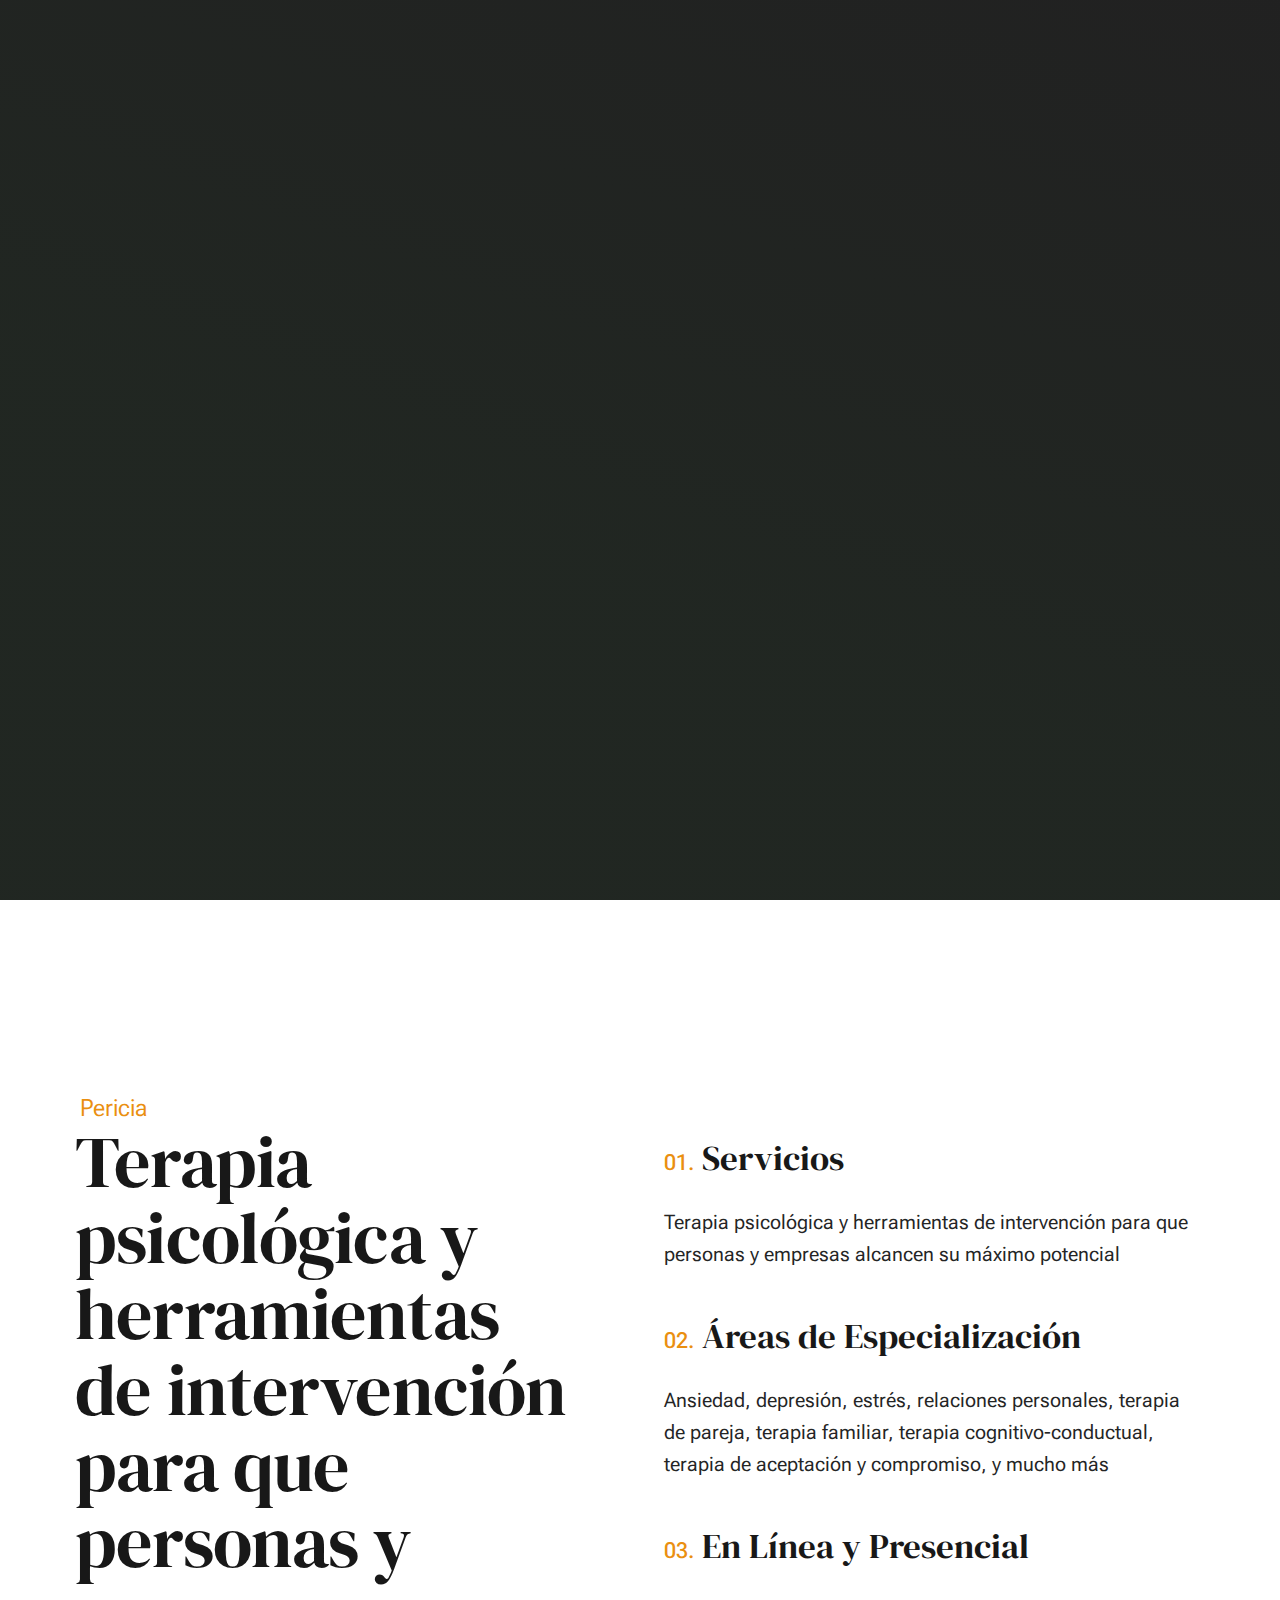
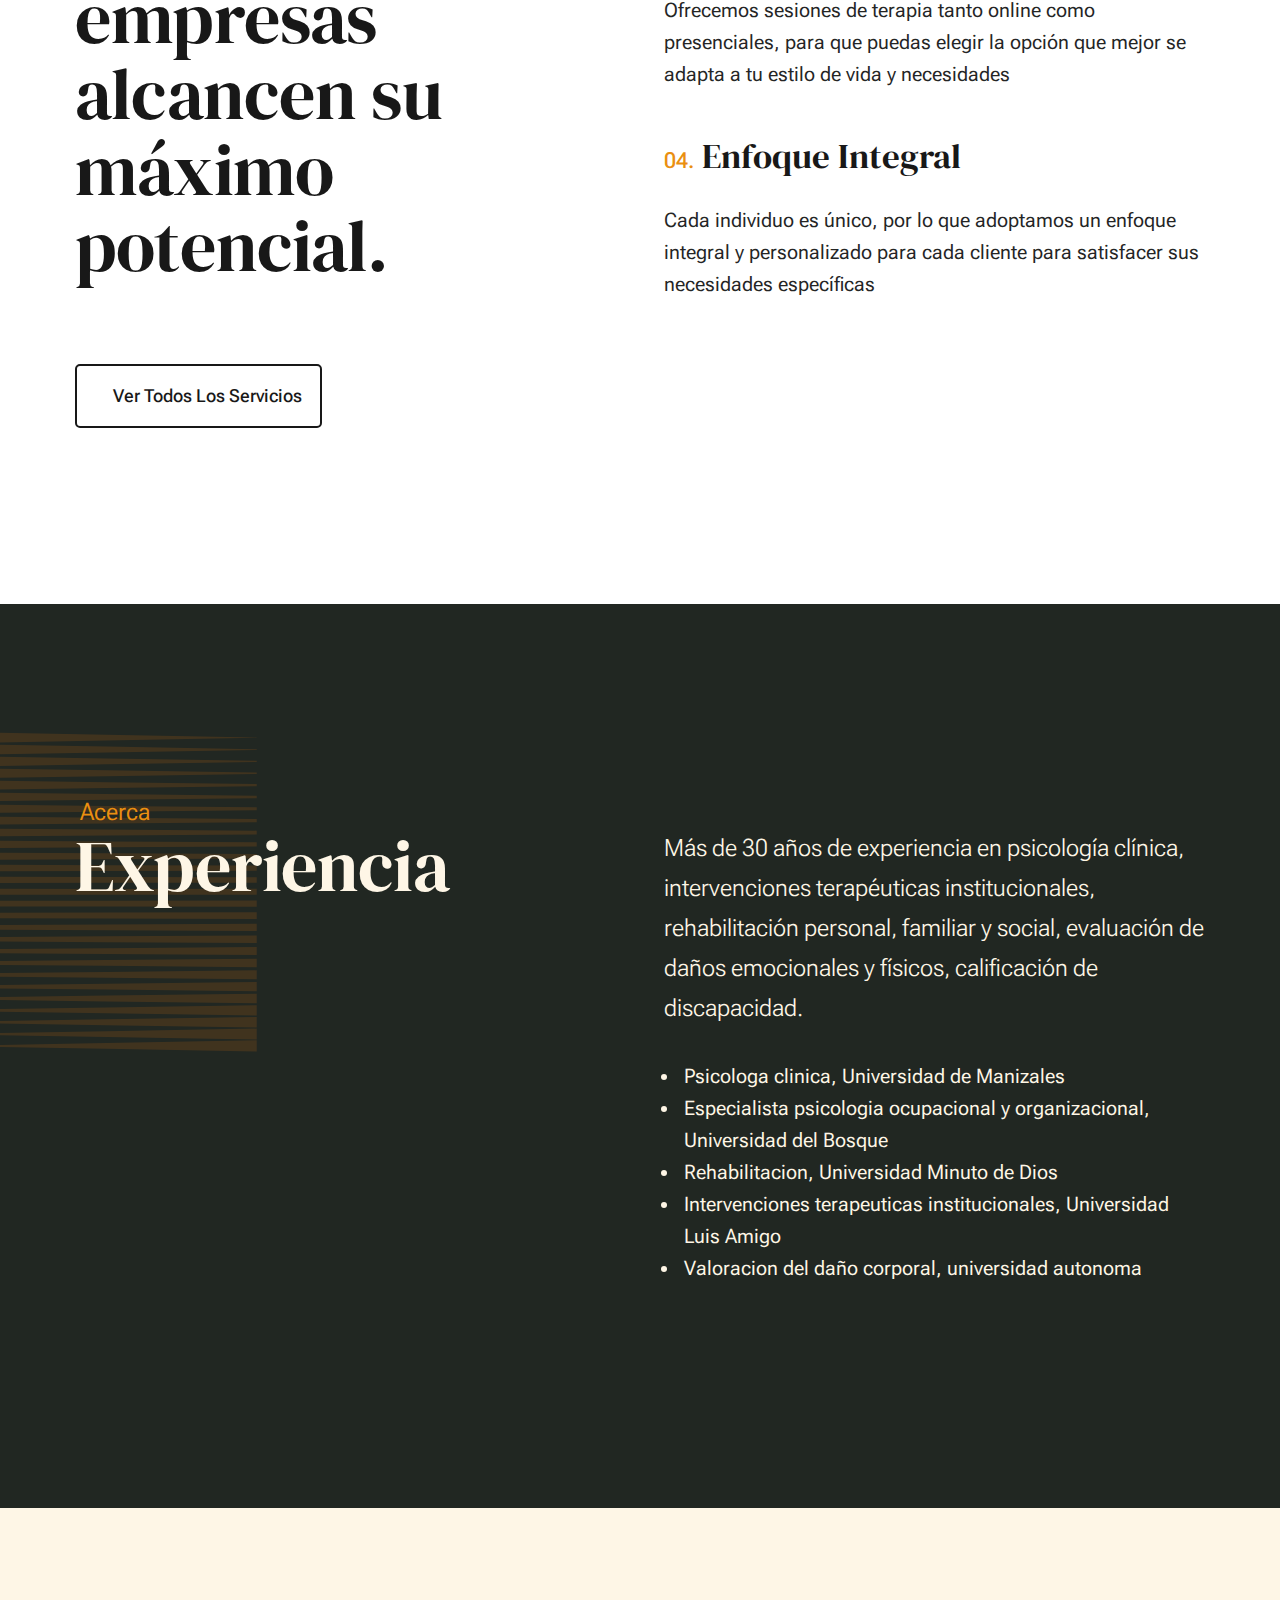
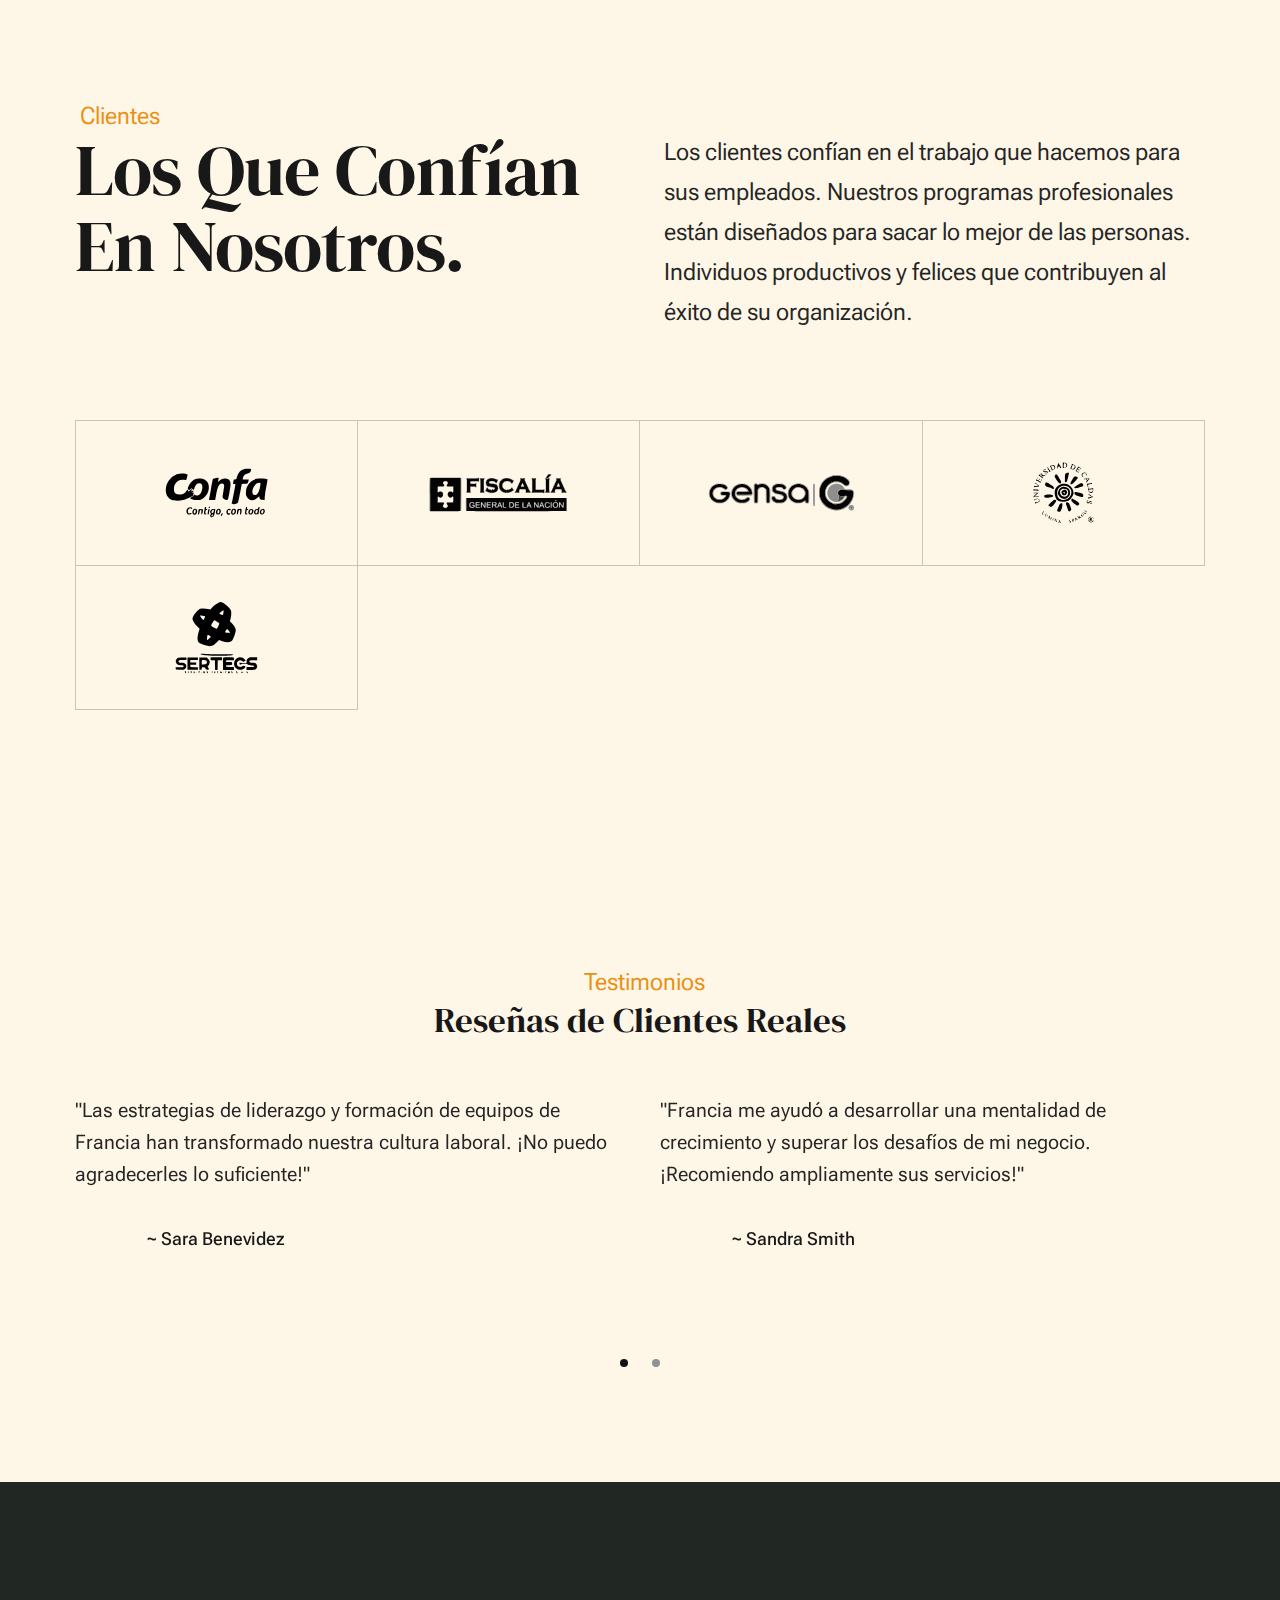
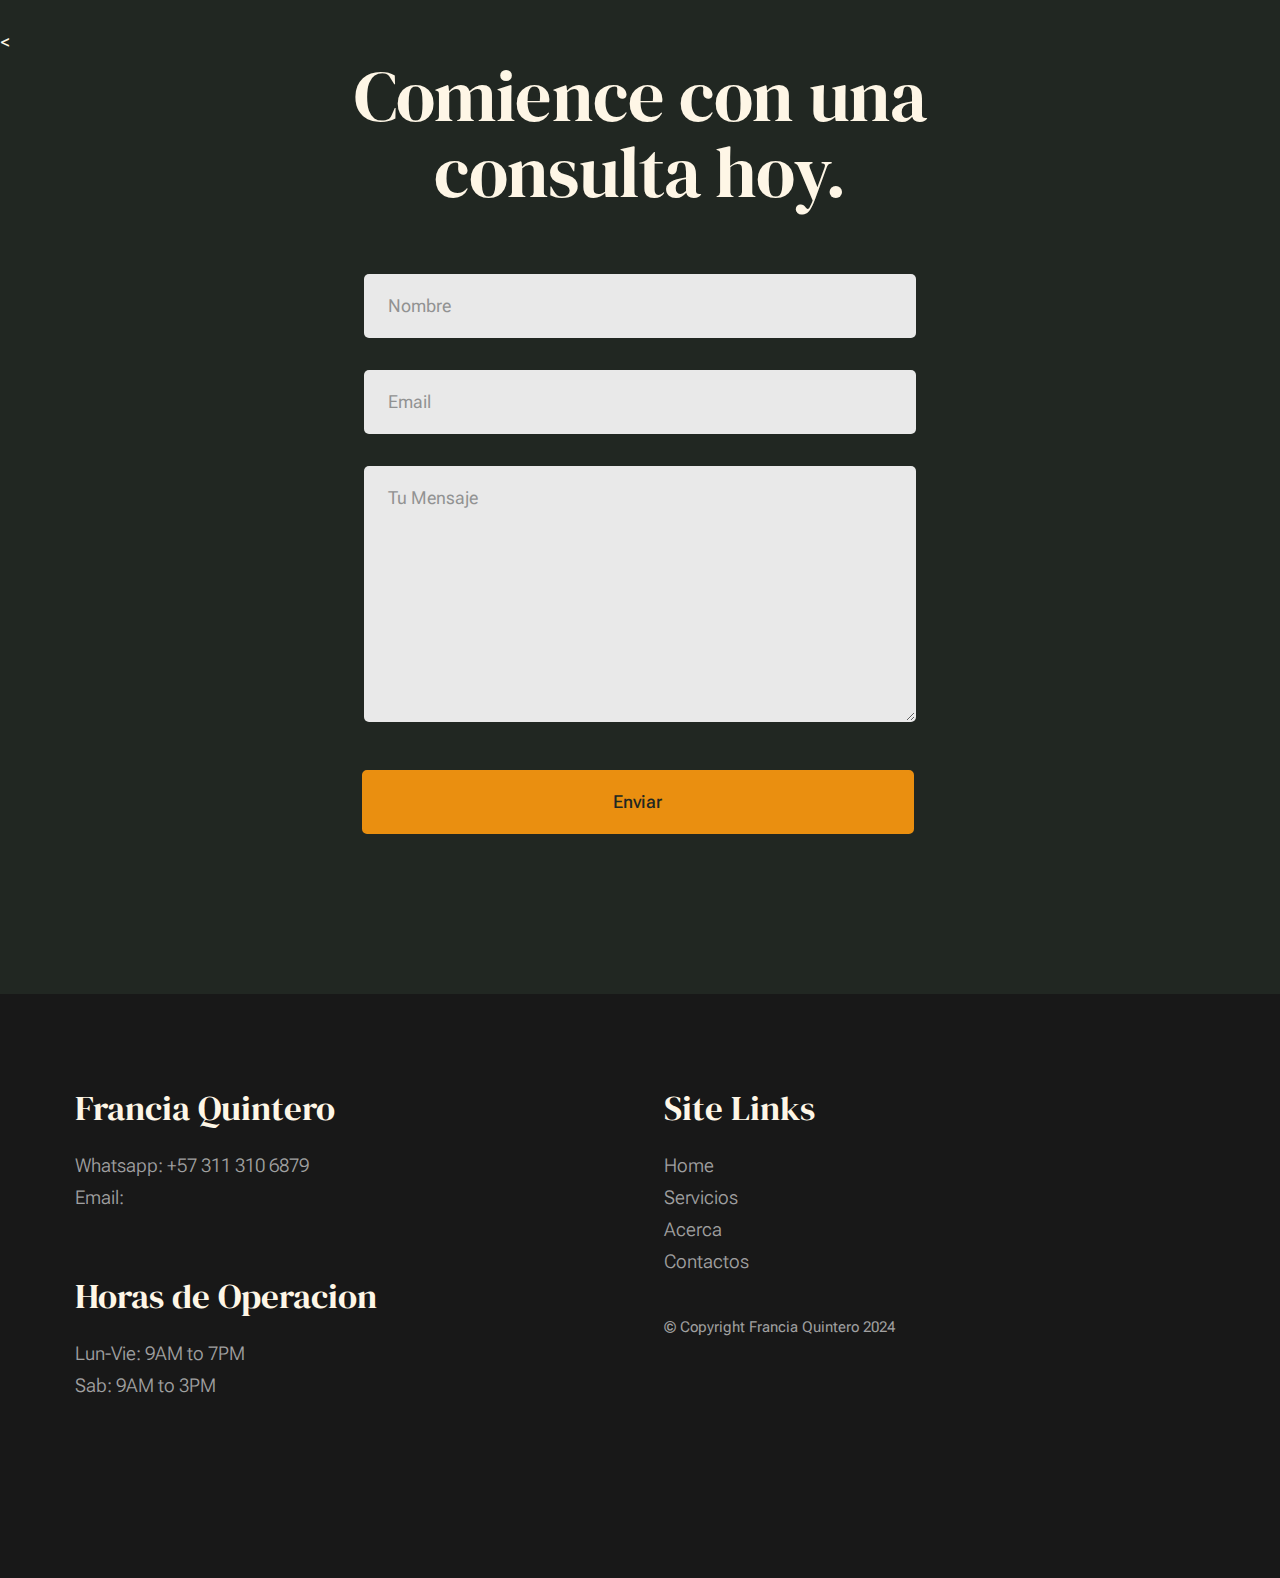
<file: index.html>
<!DOCTYPE html>
<html lang="en" class="no-js" >
<head>

    <!--- basic page needs
    ================================================== -->
    <meta charset="utf-8">
    <meta name="viewport" content="width=device-width, initial-scale=1">
    <title>Francia Quintero | Psicologa Clinica</title>

    <script>
        document.documentElement.classList.remove('no-js');
        document.documentElement.classList.add('js');
    </script>

    <!-- CSS
    ================================================== -->
    <link rel="stylesheet" href="css/vendor.css">
    <link rel="stylesheet" href="css/styles.css">

    <!-- favicons
    ================================================== -->
    <link rel="apple-touch-icon" sizes="180x180" href="apple-touch-icon.png">
    <link rel="icon" type="image/png" sizes="32x32" href="favicon-32x32.png">
    <link rel="icon" type="image/png" sizes="16x16" href="favicon-16x16.png">
    <link rel="manifest" href="site.webmanifest">

</head>


<body id="top">

    
    <!-- preloader
    ================================================== -->
    <div id="preloader">
        <div id="loader" class="dots-fade">
            <div></div>
            <div></div>
            <div></div>
        </div>
    </div>


    <!-- page wrap
    ================================================== -->
    <div id="page" class="s-pagewrap ss-home">


        <!-- # site header 
        ================================================== -->
        <header class="s-header">

            <div class="row s-header__inner width-sixteen-col">

                <div class="s-header__block">
                    <div class="s-header__logo">
                        <a class="logo" href="index.html">
                            <img src="images/logo.png" alt="Homepage">
                        </a>
                    </div>

                    <a class="s-header__menu-toggle" href="#0"><span>Menu</span></a>
                </div> <!-- end s-header__block -->

                <nav class="s-header__nav">
    
                    <ul class="s-header__menu-links">
                        <li><a href="about.html">Acerca</a></li>
                        <li><a href="services.html">Servicios</a></li>
                        <li><a href="contact.html">Contacto</a></li>
                    </ul> <!-- s-header__menu-links -->

                    <div class="s-header__contact">
                        <a href="https://wa.me/573113106879" class="btn btn--primary s-header__contact-btn">Vamos A Trabajar Juntos</a>                        
                    </div> <!-- s-header__contact -->
    
                </nav> <!-- end s-header__nav -->

            </div> <!-- end s-header__inner -->

        </header> <!-- end s-header -->


        <!-- # site main content
        ================================================== -->
        <section id="content" class="s-content">

            <!-- intro
            ----------------------------------------------- -->
            <section id="intro" class="s-intro">

                <div class="row s-intro__content width-sixteen-col">

                    <div class="column lg-12 s-intro__content-inner grid-block">
                        
                        <div class="s-intro__content-text">
						
                            <div class="s-intro__content-pretitle text-pretitle"><dl class="dictionary-style">Hola, Soy Francia Quintero - <dt>Psicóloga Clínica</dt></dl></div>
                            <h1 class="s-intro__content-title">
							Proporcionamos estrategias<br>
							psicológicas que<br>
							obtienen resultados.
                            
                            </h1>
                        </div> <!-- s-intro__content-text -->

                        <div class="s-intro__content-media"> 
                            <div class="s-intro__content-media-inner">                               
                                <img src="images/intro-bg.jpg" srcset="images/francia.JPG 1x, images/francia2x.jpg 2x" alt="">
                                <div class="lines">                               
                                    <span></span>                                  
                                </div>
                            </div>
                        </div> <!-- s-intro__content-media -->                      

                        <!--<div class="s-intro__scroll-down">
                            <a href="#about" class="smoothscroll">
                                <div class="scroll-icon">
                                    <svg xmlns="http://www.w3.org/2000/svg" viewBox="0 0 24 24" width="36" height="36" fill="none" stroke="#97b34a" stroke-width="1" stroke-linecap="round" stroke-linejoin="round">&lt;!--!  Atomicons Free 1.00 by @atisalab License - https://atomicons.com/license/ (Icons: CC BY 4.0) Copyright 2021 Atomicons --&gt;<polyline points="7 13 12 18 17 13"></polyline><line x1="12" y1="18" x2="12" y2="6"></line></svg>
                                </div>
                                <span>Scroll for more</span>
                            </a>
                        </div> <-->                        
                    </div> <!-- s-intro__content-inner -->

                </div> <!-- s-intro__content -->

            </section> <!-- end s-intro -->
<!-- expertise
            ----------------------------------------------- -->
            <section id="expertise" class="s-expertise">

                <div class="row s-expertise__content width-sixteen-col">
                    <div class="column xl-12 grid-block grid-section-split">

                        <div class="section-header grid-section-split__header">
                            <div class="text-pretitle">Pericia</div>                           
                            <h2 class="text-display-title">
                            Terapia psicológica y herramientas de intervención para que personas y empresas alcancen su máximo potencial.
                            </h2>     
                            
                            <!--<p class="lead">
                            Lorem ipsum dolor sit amet consectetur adipisicing elit. Laborum suscipit debitis quam dignissimos veritatis atque pariatur magnam obcaecati fugit reprehenderit vel numquam facere esse est deserunt, perferendis commodi voluptatem similique.
                            </p>-->
                        </div> <!-- end section-header -->

                        <div class="s-expertise__content-main grid-section-split__primary">

                            <div class="grid-list-items list-items show-ctr">
                                <div class="grid-list-items__item list-items__item">
                                    <div class="grid-list-items__title list-items__item-header">
                                        <h3 class="list-items__item-title">Servicios</h3>
                                    </div>
                                    <div class="grid-list-items__text list-items__item-text">
                                        <p>
                                        Terapia psicológica y herramientas de intervención para que personas y empresas alcancen su máximo potencial
                                        </p>
                                    </div>
                                </div> <!-- list-item -->
                                <div class="grid-list-items__item list-items__item">
                                    <div class="grid-list-items__title list-items__item-header">
                                        <h3 class="list-items__item-title">Áreas de Especialización</h3>
                                    </div>
                                    <div class="grid-list-items__text list-items__item-text">
                                        <p>
                                        Ansiedad, depresión, estrés, relaciones personales, terapia de pareja, terapia familiar, terapia cognitivo-conductual, terapia de aceptación y compromiso, y mucho más
                                        </p>
                                    </div>
                                </div> <!-- list-expertise__item -->
                                <div class="grid-list-items__item list-items__item">
                                    <div class="grid-list-items__title list-items__item-header">
                                        <h3 class="list-items__item-title">En Línea y Presencial</h3>
                                    </div>
                                    <div class="grid-list-items__text list-items__item-text">
                                        <p>
                                        Ofrecemos sesiones de terapia tanto online como presenciales, para que puedas elegir la opción que mejor se adapta a tu estilo de vida y necesidades
                                        </p>
                                    </div>
                                </div> <!-- list-expertise__item -->
                                <div class="grid-list-items__item list-items__item">
                                    <div class="grid-list-items__title list-items__item-header">
                                        <h3 class="list-items__item-title">Enfoque Integral</h3>
                                    </div>
                                    <div class="grid-list-items__text list-items__item-text">
                                        <p>
                                        Cada individuo es único, por lo que adoptamos un enfoque integral y personalizado para cada cliente para satisfacer sus necesidades específicas
                                        </p>
                                    </div>
                                </div> <!-- list-expertise__item -->

                            </div> <!-- grid-list-items -->
                        </div> <!-- end s-expertise__content-main -->

                        <div class="s-expertise__content-btn grid-section-split__bottom">
                            <a href="services.html" class="btn btn--stroke u-fullwidth">Ver Todos Los Servicios</a>
                        </div> <!-- end s-about__content-btn -->

                    </div> <!-- end grid-block-->
                </div> <!-- end s-expertise__content -->

            </section> <!-- end s-expertise -->
            <!-- about
            ----------------------------------------------- -->
            <section id="about" class="s-about target-section">

                <div class="row s-about__content width-sixteen-col">
                    <div class="column grid-block grid-section-split">

                        <img src="images/geometric_shape.svg" alt="" class="s-about__content-imgbg">

                        <div class="section-header grid-section-split__header">
                            <div class="text-pretitle">Acerca</div>                           
                            <h2 class="text-display-title">
                            Experiencia

                            </h2>                           
                        </div> <!-- end section-header -->

                        <div class="s-about__content-main grid-section-split__primary">
                            <p class="attention-getter">
							Más de 30 años de experiencia en psicología clínica, intervenciones terapéuticas institucionales, rehabilitación personal, familiar y social, evaluación de daños emocionales y físicos, calificación de discapacidad.
                            <ul>
	<li>Psicologa clinica, Universidad de Manizales</li>

    <li>Especialista psicologia ocupacional y organizacional, Universidad del Bosque</li>

    <li>Rehabilitacion, Universidad Minuto de Dios</li>

    <li>Intervenciones terapeuticas institucionales, Universidad Luis Amigo</li>

    <li>Valoracion del daño corporal, universidad autonoma</li>
	</ul>
                            </p>

                            
                        </div> <!-- end s-about__content-main -->

                        <!--<div class="s-about__content-btn grid-section-split__bottom">
                            <a href="about.html" class="btn btn--stroke u-fullwidth">More About Me</a>

                            <ul class="s-about__social social-list">
                                <li>
                                    <a href="#0">
                                        <svg xmlns="http://www.w3.org/2000/svg" width="24" height="24" viewBox="0 0 24 24" style="fill:rgba(0, 0, 0, 1);transform:;-ms-filter:"><path d="M20,3H4C3.447,3,3,3.448,3,4v16c0,0.552,0.447,1,1,1h8.615v-6.96h-2.338v-2.725h2.338v-2c0-2.325,1.42-3.592,3.5-3.592 c0.699-0.002,1.399,0.034,2.095,0.107v2.42h-1.435c-1.128,0-1.348,0.538-1.348,1.325v1.735h2.697l-0.35,2.725h-2.348V21H20 c0.553,0,1-0.448,1-1V4C21,3.448,20.553,3,20,3z"></path></svg>
                                        <span class="u-screen-reader-text">Facebook</span>
                                    </a>
                                </li>
                                <li>
                                    <a href="#0">
                                        <svg xmlns="http://www.w3.org/2000/svg" width="24" height="24" viewBox="0 0 24 24" style="fill:rgba(0, 0, 0, 1);transform:;-ms-filter:"><path d="M19.633,7.997c0.013,0.175,0.013,0.349,0.013,0.523c0,5.325-4.053,11.461-11.46,11.461c-2.282,0-4.402-0.661-6.186-1.809 c0.324,0.037,0.636,0.05,0.973,0.05c1.883,0,3.616-0.636,5.001-1.721c-1.771-0.037-3.255-1.197-3.767-2.793 c0.249,0.037,0.499,0.062,0.761,0.062c0.361,0,0.724-0.05,1.061-0.137c-1.847-0.374-3.23-1.995-3.23-3.953v-0.05 c0.537,0.299,1.16,0.486,1.82,0.511C3.534,9.419,2.823,8.184,2.823,6.787c0-0.748,0.199-1.434,0.548-2.032 c1.983,2.443,4.964,4.04,8.306,4.215c-0.062-0.3-0.1-0.611-0.1-0.923c0-2.22,1.796-4.028,4.028-4.028 c1.16,0,2.207,0.486,2.943,1.272c0.91-0.175,1.782-0.512,2.556-0.973c-0.299,0.935-0.936,1.721-1.771,2.22 c0.811-0.088,1.597-0.312,2.319-0.624C21.104,6.712,20.419,7.423,19.633,7.997z"></path></svg>
                                        <span class="u-screen-reader-text">Twitter</span>
                                    </a>
                                </li>
                                <li>
                                    <a href="#0">
                                        <svg xmlns="http://www.w3.org/2000/svg" width="24" height="24" viewBox="0 0 24 24" style="fill:rgba(0, 0, 0, 1);transform:;-ms-filter:"><path d="M11.999,7.377c-2.554,0-4.623,2.07-4.623,4.623c0,2.554,2.069,4.624,4.623,4.624c2.552,0,4.623-2.07,4.623-4.624 C16.622,9.447,14.551,7.377,11.999,7.377L11.999,7.377z M11.999,15.004c-1.659,0-3.004-1.345-3.004-3.003 c0-1.659,1.345-3.003,3.004-3.003s3.002,1.344,3.002,3.003C15.001,13.659,13.658,15.004,11.999,15.004L11.999,15.004z"></path><circle cx="16.806" cy="7.207" r="1.078"></circle><path d="M20.533,6.111c-0.469-1.209-1.424-2.165-2.633-2.632c-0.699-0.263-1.438-0.404-2.186-0.42 c-0.963-0.042-1.268-0.054-3.71-0.054s-2.755,0-3.71,0.054C7.548,3.074,6.809,3.215,6.11,3.479C4.9,3.946,3.945,4.902,3.477,6.111 c-0.263,0.7-0.404,1.438-0.419,2.186c-0.043,0.962-0.056,1.267-0.056,3.71c0,2.442,0,2.753,0.056,3.71 c0.015,0.748,0.156,1.486,0.419,2.187c0.469,1.208,1.424,2.164,2.634,2.632c0.696,0.272,1.435,0.426,2.185,0.45 c0.963,0.042,1.268,0.055,3.71,0.055s2.755,0,3.71-0.055c0.747-0.015,1.486-0.157,2.186-0.419c1.209-0.469,2.164-1.424,2.633-2.633 c0.263-0.7,0.404-1.438,0.419-2.186c0.043-0.962,0.056-1.267,0.056-3.71s0-2.753-0.056-3.71C20.941,7.57,20.801,6.819,20.533,6.111z M19.315,15.643c-0.007,0.576-0.111,1.147-0.311,1.688c-0.305,0.787-0.926,1.409-1.712,1.711c-0.535,0.199-1.099,0.303-1.67,0.311 c-0.95,0.044-1.218,0.055-3.654,0.055c-2.438,0-2.687,0-3.655-0.055c-0.569-0.007-1.135-0.112-1.669-0.311 c-0.789-0.301-1.414-0.923-1.719-1.711c-0.196-0.534-0.302-1.099-0.311-1.669c-0.043-0.95-0.053-1.218-0.053-3.654 c0-2.437,0-2.686,0.053-3.655c0.007-0.576,0.111-1.146,0.311-1.687c0.305-0.789,0.93-1.41,1.719-1.712 c0.534-0.198,1.1-0.303,1.669-0.311c0.951-0.043,1.218-0.055,3.655-0.055c2.437,0,2.687,0,3.654,0.055 c0.571,0.007,1.135,0.112,1.67,0.311c0.786,0.303,1.407,0.925,1.712,1.712c0.196,0.534,0.302,1.099,0.311,1.669 c0.043,0.951,0.054,1.218,0.054,3.655c0,2.436,0,2.698-0.043,3.654H19.315z"></path></svg>
                                        <span class="u-screen-reader-text">Instagram</span>
                                    </a>
                                </li>
                                <li>
                                    <a href="#0">
                                        <svg xmlns="http://www.w3.org/2000/svg" width="24" height="24" viewBox="0 0 24 24" style="fill: rgba(0, 0, 0, 1);transform: ;msFilter:;"><path d="M20.66 6.98a9.932 9.932 0 0 0-3.641-3.64C15.486 2.447 13.813 2 12 2s-3.486.447-5.02 1.34c-1.533.893-2.747 2.107-3.64 3.64S2 10.187 2 12s.446 3.487 1.34 5.02a9.924 9.924 0 0 0 3.641 3.64C8.514 21.553 10.187 22 12 22s3.486-.447 5.02-1.34a9.932 9.932 0 0 0 3.641-3.64C21.554 15.487 22 13.813 22 12s-.446-3.487-1.34-5.02zM12 3.66c2 0 3.772.64 5.32 1.919-.92 1.174-2.286 2.14-4.1 2.9-1.002-1.813-2.088-3.327-3.261-4.54A7.715 7.715 0 0 1 12 3.66zM5.51 6.8a8.116 8.116 0 0 1 2.711-2.22c1.212 1.201 2.325 2.7 3.34 4.5-2 .6-4.114.9-6.341.9-.573 0-1.006-.013-1.3-.04A8.549 8.549 0 0 1 5.51 6.8zM3.66 12c0-.054.003-.12.01-.2.007-.08.01-.146.01-.2.254.014.641.02 1.161.02 2.666 0 5.146-.367 7.439-1.1.187.373.381.793.58 1.26-1.32.293-2.674 1.006-4.061 2.14S6.4 16.247 5.76 17.5c-1.4-1.587-2.1-3.42-2.1-5.5zM12 20.34c-1.894 0-3.594-.587-5.101-1.759.601-1.187 1.524-2.322 2.771-3.401 1.246-1.08 2.483-1.753 3.71-2.02a29.441 29.441 0 0 1 1.56 6.62 8.166 8.166 0 0 1-2.94.56zm7.08-3.96a8.351 8.351 0 0 1-2.58 2.621c-.24-2.08-.7-4.107-1.379-6.081.932-.066 1.765-.1 2.5-.1.799 0 1.686.034 2.659.1a8.098 8.098 0 0 1-1.2 3.46zm-1.24-5c-1.16 0-2.233.047-3.22.14a27.053 27.053 0 0 0-.68-1.62c2.066-.906 3.532-2.006 4.399-3.3 1.2 1.414 1.854 3.027 1.96 4.84-.812-.04-1.632-.06-2.459-.06z"></path></svg>
                                        <span class="u-screen-reader-text">Dribbble</span>
                                    </a>
                                </li>
                            </ul> <!-- end s-footer__social -->
                        </div> <!-- end s-about__content-btn -->
                    
                    </div> <!-- content-inner -->
                </div>
                
            </section> 

            

            <!-- clients
            ----------------------------------------------- -->
            <section id="clients" class="s-clients">          

                <div class="row s-clients__content-block width-sixteen-col">
                    <div class="column xl-12 grid-block grid-section-split">
                    
                        <div class="section-header grid-section-split__header">
                            <div class="text-pretitle">Clientes</div>                           
                            <h2 class="text-display-title">
                            Los Que Confían En Nosotros.
                            </h2>       
                        </div> <!-- end section-header -->
                    
                        <div class="grid-section-split__primary">
                            <p class="lead">
                            Los clientes confían en el trabajo que hacemos para sus empleados. Nuestros programas profesionales están diseñados para sacar lo mejor de las personas. Individuos productivos y felices que contribuyen al éxito de su organización.
                            </p>   

                            
                        </div> <!-- end grid-section-split__primary -->
                    
                    </div> <!-- end column -->
                </div> <!-- end row -->

                <div class="row s-clients__content-block width-sixteen-col">
                    <div class="column xl-12">
                    
                        <div class="clients-list">                            
                            <div class="clients-list__item">
                                <a href="#0">
                                    <img src="images/clients/confa.svg" alt="">
                                </a>
                            </div>
                            <div class="clients-list__item">
                                <a href="#0">
                                    <img src="images/clients/fisca.svg" alt="">
                                </a>
                            </div>
                            <div class="clients-list__item">
                                <a href="#0">
                                    <img src="images/clients/gensa.svg" alt="">
                                </a>
                            </div>
                            <div class="clients-list__item">
                                <a href="#0">
                                    <img src="images/clients/uni.svg" alt="">
                                </a>
                            </div>
                            <div class="clients-list__item">
                                <a href="#0">
                                    <img src="images/clients/sertecs.svg" alt="">
                                </a>
                            </div>
                            
                        </div> <!-- end clients-list -->

                    </div> <!-- end column -->
                </div> <!-- end row -->
			</section>	
				<section class="s-testimonials">

                    <div class="s-testimonials__header row row-x-center text-center">
                        <div class="column xl-8 lg-12">
        
                            <p class="text-pretitle">
                            Testimonios
                            </p>
                            <h3>
                            Reseñas de Clientes Reales
                            </h3>                        
        
                        </div>
                    </div> <!--end s-testimonials__header -->
                                
                <div class="row s-clients__content-block width-sixteen-col">
                    <div class="column xl-12 testimonials">
                    
                        <div class="swiper-container testimonials__slider home-slider">

                            <div class="swiper-wrapper">
                                <div class="testimonials__slide swiper-slide">
                                    <p>
                                    "Las estrategias de liderazgo y formación de equipos de Francia han transformado nuestra cultura laboral. ¡No puedo agradecerles lo suficiente!"
                                    </p>
                                    <div class="testimonials__author">
                                        <!--<img src="images/avatars/user-01.jpg" alt="Author image" class="testimonials__avatar">-->
                                        <cite class="testimonials__cite">
                                            <strong>~ Sara Benevidez</strong>
                                            <span></span>
                                        </cite>
                                    </div>
                                </div>
                                <div class="testimonials__slide swiper-slide">
                                    <p>
                                    "Francia me ayudó a desarrollar una mentalidad de crecimiento y superar los desafíos de mi negocio. ¡Recomiendo ampliamente sus servicios!"
                                    </p>
                                    <div class="testimonials__author">
                                        <!--<img src="images/avatars/user-04.jpg" alt="Author image" class="testimonials__avatar">-->
                                        <cite class="testimonials__cite">
                                            <strong>~ Sandra Smith</strong>
                                            <span></span>
                                        </cite>
                                    </div>
                                </div>
                                <div class="testimonials__slide swiper-slide">
                                    <p>
                                    "Las herramientas psicológicas y el coaching brindado por Espiral han sido invaluables en mi vida personal y profesional. ¡Gracias!"
                                    </p>
                                    <div class="testimonials__author">
                                        
                                        <cite class="testimonials__cite">
                                            <strong>~ John Martinez</strong>
                                            
                                        </cite>
                                    </div>
                                </div>
                                
                            </div> <!-- end swiper-wrapper --> 

                            <div class="swiper-pagination"></div>

                        </div> <!--end testimonials__slider -->                    
                    
                    </div> <!-- end column -->
                </div> <!-- end row -->

        </section> <!-- s-content-->

        <!-- # cta
        ================================================== -->
        <section id="cta" class="s-cta">

            <<div class="row row-x-center text-center">
                <div class="column xl-8 lg-12">

                    <div class="s-cta__content">
                        <h2 class="text-display-title">
                        Comience con una consulta hoy.
                        </h2>
                        <div class="row">
            
                        <div class="column xl-12 md-12">
            
                                       
                       <center> <form action="https://formspree.io/f/mjvnbdyq" method="post">
  <fieldset>
    <label for="full-name"></label>
    <input class="u-fullwidth" type="text" name="name" id="full-name" placeholder="Nombre" required="">
    <label for="email-address"></label>
    <input class="u-fullwidth" type="email" name="_replyto" id="email-address" placeholder="Email" required="">
    <label for="message"></label>
    <textarea class="u-fullwidth" rows="5" name="message" id="message" placeholder="Tu Mensaje" required=""></textarea>
    <input class="u-fullwidth" type="hidden" name="_subject" id="email-subject" value="Contact Form Submission">
  </fieldset>
  <input class="btn--primary u-fullwidth" type="submit" value="Enviar">
</form></center>
                    </div>

                </div>
            </div>

        </section> <!-- end s-cta -->


        <!-- # footer 
        ================================================== -->
        <footer class="s-footer">
            <div class="row s-footer__content">
                <div class="column xl-6 lg-6 md-12 s-footer__block s-footer__about">                    
                    <h3>Francia Quintero</h3>
                    <p>
                    Whatsapp: +57 311 310 6879</br>
					Email:</br></br>
					<h3>Horas de Operacion</h3>
                        Lun-Vie: 9AM to 7PM<br>
                        Sab: 9AM to  3PM<br><br>
						
					
                    </p>               
                </div>                
                <div class="column xl-3 lg-6 md-12 s-footer__block s-footer__site-links">
                    <h3>Site Links</h3>
                    <ul class="link-list">
                        <li><a href="index.html">Home</a></li>
                        <li><a href="services.html">Servicios</a></li>
                        <li><a href="about.html">Acerca</a></li>
                        <li><a href="contact.html">Contactos</a></li>
                        
                    </ul>
					<small>© Copyright Francia Quintero 2024</small>
                </div>
                <!--<div class="column xl-3 lg-6 md-12 tab-12 s-footer__block s-footer__newsletter">
                    <h3>Newsletter</h3>

                    <p>
                    Lorem ipsum dolor sit amet consectetur, adipisicing elit. Facere ratione dignissimos.
                    </p>

                    <div class="subscribe-form">
                        <form id="mc-form" class="mc-form">
                            <input type="email" name="EMAIL" id="mce-EMAIL" class="u-fullwidth text-center" placeholder="Your Email Address" title="The domain portion of the email address is invalid (the portion after the @)." pattern="^([^\x00-\x20\x22\x28\x29\x2c\x2e\x3a-\x3c\x3e\x40\x5b-\x5d\x7f-\xff]+|\x22([^\x0d\x22\x5c\x80-\xff]|\x5c[\x00-\x7f])*\x22)(\x2e([^\x00-\x20\x22\x28\x29\x2c\x2e\x3a-\x3c\x3e\x40\x5b-\x5d\x7f-\xff]+|\x22([^\x0d\x22\x5c\x80-\xff]|\x5c[\x00-\x7f])*\x22))*\x40([^\x00-\x20\x22\x28\x29\x2c\x2e\x3a-\x3c\x3e\x40\x5b-\x5d\x7f-\xff]+|\x5b([^\x0d\x5b-\x5d\x80-\xff]|\x5c[\x00-\x7f])*\x5d)(\x2e([^\x00-\x20\x22\x28\x29\x2c\x2e\x3a-\x3c\x3e\x40\x5b-\x5d\x7f-\xff]+|\x5b([^\x0d\x5b-\x5d\x80-\xff]|\x5c[\x00-\x7f])*\x5d))*(\.\w{2,})+$" required>
                            <input type="submit" name="subscribe" value="Subscribe" class="btn btn--primary btn--small u-fullwidth">
                            <!-- <div style="position: absolute; left: -5000px;" aria-hidden="true"><input type="text" name="b_cdb7b577e41181934ed6a6a44_9a91cfe7b3" tabindex="-1" value=""></div> -->
                            <div class="mc-status"></div>
                        </form>
                    </div>
                </div>
            </div>    
            
            
                </div>
                

                
            </div>
            
        </footer> <!-- end s-footer -->

    </div> <!-- end page-wrap -->

    <!-- Java Script
    ================================================== -->
    <script src="js/plugins.js"></script>
    <script src="js/main.js"></script>

</body>
</html>
</file>
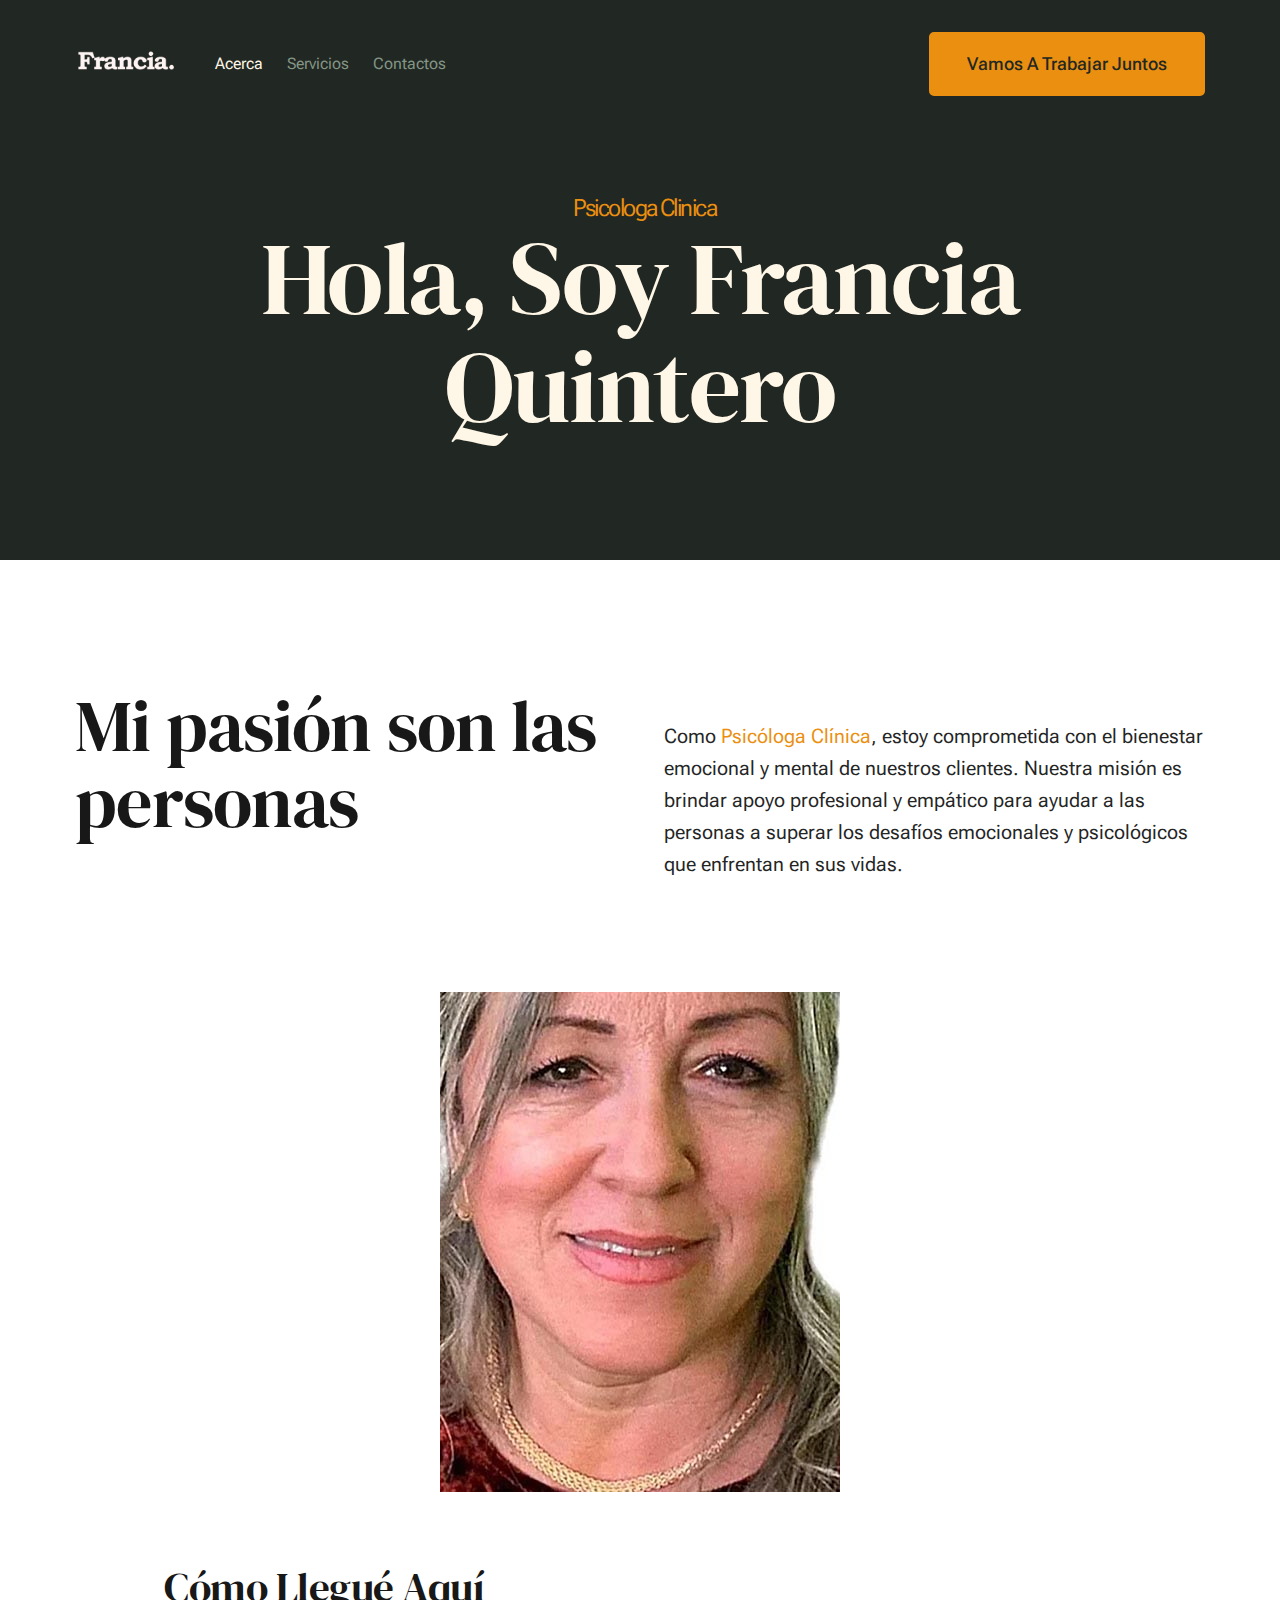
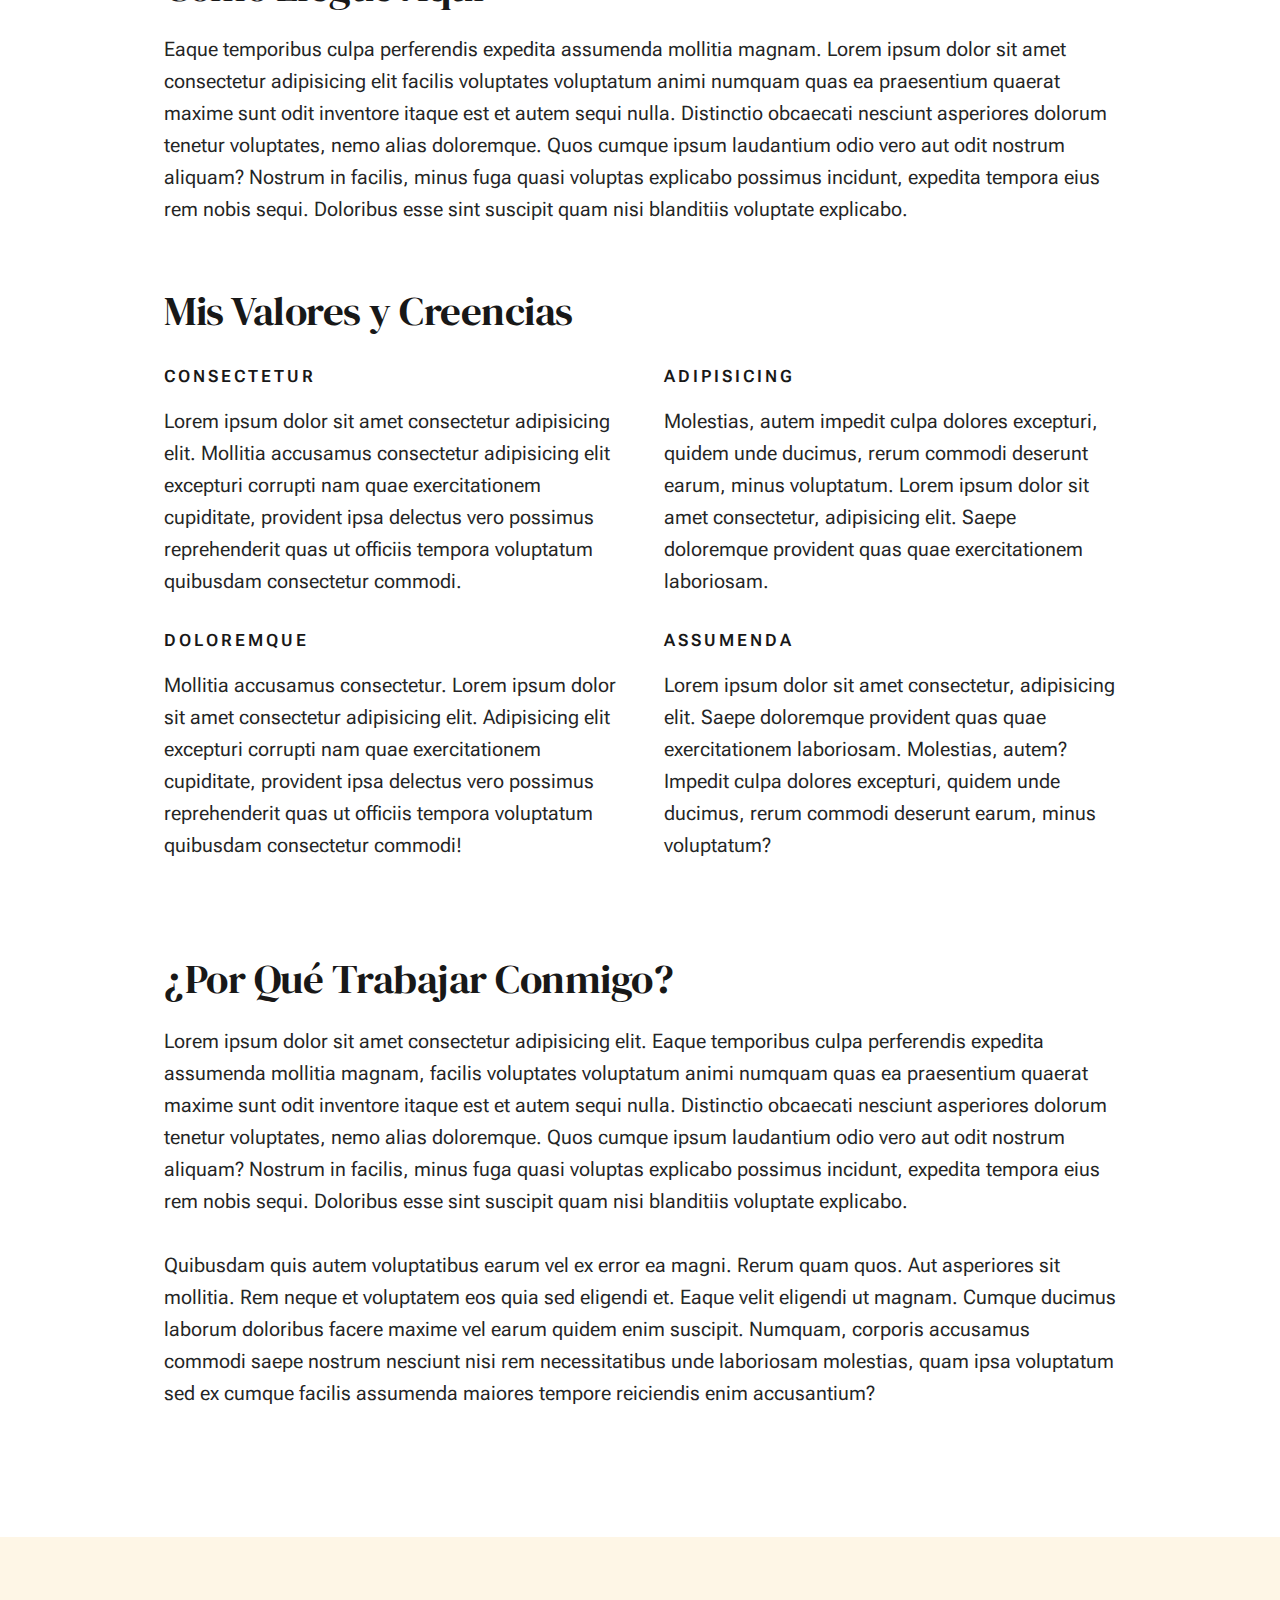
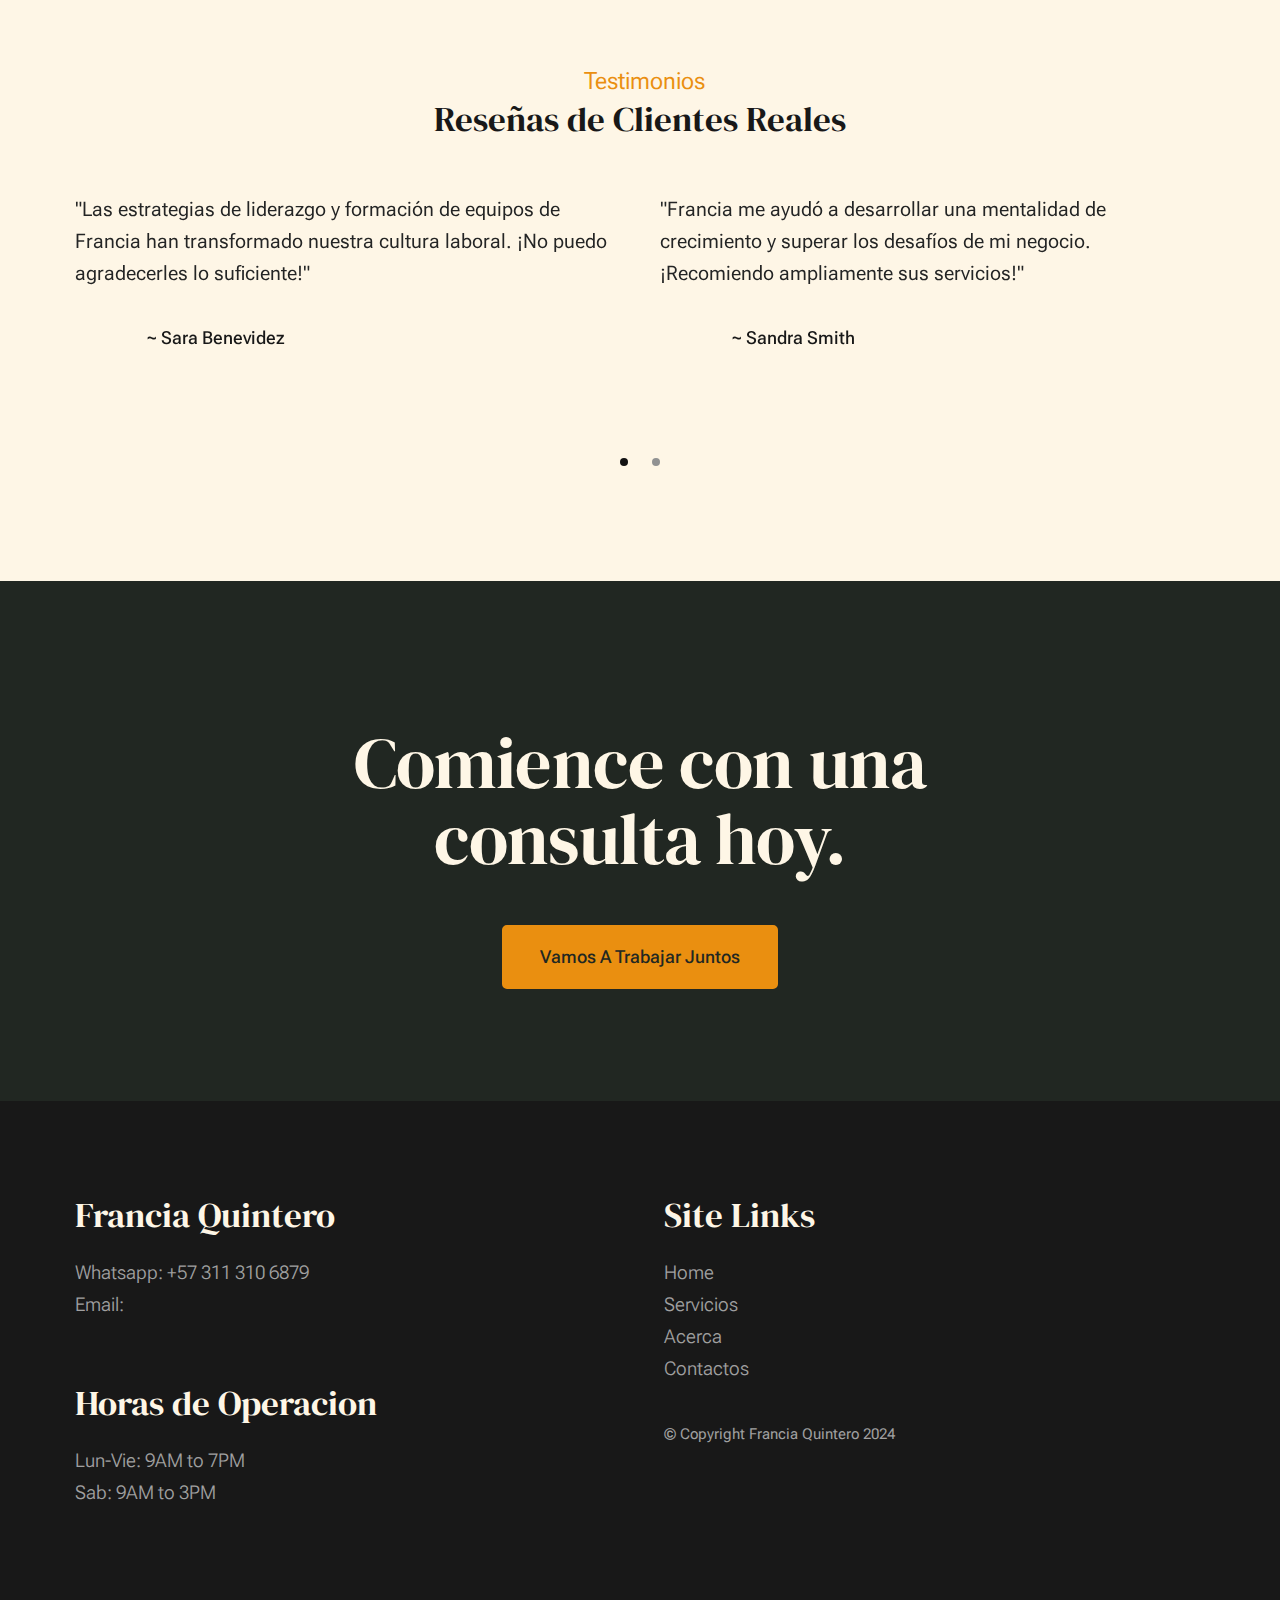
<file: about.html>
<!DOCTYPE html>
<html lang="en" class="no-js" >
<head>

    <!--- basic page needs
    ================================================== -->
    <meta charset="utf-8">
    <meta name="viewport" content="width=device-width, initial-scale=1">
    <title>Acerca - Francia Quintero</title>

    <script>
        document.documentElement.classList.remove('no-js');
        document.documentElement.classList.add('js');
    </script>

    <!-- CSS
    ================================================== -->
    <link rel="stylesheet" href="css/vendor.css">
    <link rel="stylesheet" href="css/styles.css">

    <!-- favicons
    ================================================== -->
    <link rel="apple-touch-icon" sizes="180x180" href="apple-touch-icon.png">
    <link rel="icon" type="image/png" sizes="32x32" href="favicon-32x32.png">
    <link rel="icon" type="image/png" sizes="16x16" href="favicon-16x16.png">
    <link rel="manifest" href="site.webmanifest">

</head>


<body id="top">


    <!-- preloader
    ================================================== -->
    <div id="preloader">
        <div id="loader" class="dots-fade">
            <div></div>
            <div></div>
            <div></div>
        </div>
    </div>


    <!-- page wrap
    ================================================== -->
    <div id="page" class="s-pagewrap">


        <!-- # site header 
        ================================================== -->
        <header class="s-header">

            <div class="row s-header__inner width-sixteen-col">

                <div class="s-header__block">
                    <div class="s-header__logo">
                        <a class="logo" href="index.html">
                            <img src="images/logo.png" alt="Homepage">
                        </a>
                    </div>

                    <a class="s-header__menu-toggle" href="#0"><span>Menu</span></a>
                </div> <!-- end s-header__block -->

                <nav class="s-header__nav">
    
                    <ul class="s-header__menu-links">
                        <li class="current"><a href="about.html">Acerca</a></li>
                        <li><a href="services.html">Servicios</a></li>
                        <li><a href="contact.html">Contactos</a></li>
                    </ul> <!-- s-header__menu-links -->

                    <div class="s-header__contact">
                        <a href="https://wa.me/573113106879" class="btn btn--primary s-header__contact-btn">Vamos A Trabajar Juntos</a>                        
                    </div> <!-- s-header__contact -->
    
                </nav> <!-- end s-header__nav -->

            </div> <!-- end s-header__inner -->

        </header> <!-- end s-header -->


        <!-- # site main content
        ================================================== -->
        <section id="content" class="s-content">

               <section class="s-pageheader pageheader">
                    <div class="row">
                        <div class="column xl-12">
                            <h1 class="page-title">
                                <span class="page-title__small-type text-pretitle">Psicologa Clinica</span>
                                Hola, Soy Francia Quintero
                            </h1>
                            
                        </div>
                    </div>
               </section> <!-- end pageheader --> 

               <section class="s-pagecontent pagecontent">

                    <div class="row pageintro">
                        <div class="column xl-6 lg-12">
                            <h2 class="text-display-title">Mi pasión son las personas</h2>
                        </div>
                        <div class="column xl-6 lg-12 u-flexitem-x-right">
                            <p class="lead">
							  <dl class="dictionary-style">
                            Como <dt>Psicóloga Clínica</dt>, estoy comprometida con el bienestar emocional y mental de nuestros clientes. Nuestra misión es brindar apoyo profesional y empático para ayudar a las personas a superar los desafíos emocionales y psicológicos que enfrentan en sus vidas.
                            </p></dl>
                        </div>                       
                    </div> <!-- end pageintro -->   
                    
                    <div>
                        <p>                                
                                <center><img src="images/thumbs/about/francia_thumb.jpg" alt=""></center>
                            </figure>
                        </p>
                    </div> <!-- end pagemedia -->

                    <div class="row width-narrower pagemain">
                        <div class="column xl-12"> 

                            <h2>Cómo Llegué Aquí</h2>
                            <p>
                            Eaque temporibus culpa perferendis expedita assumenda mollitia magnam. Lorem ipsum dolor sit amet consectetur adipisicing elit
                            facilis voluptates voluptatum animi numquam quas ea praesentium quaerat maxime sunt odit inventore itaque est et autem sequi nulla. 
                            Distinctio obcaecati nesciunt asperiores dolorum tenetur voluptates, nemo alias doloremque. Quos cumque ipsum laudantium odio vero 
                            aut odit nostrum aliquam? Nostrum in facilis, minus fuga quasi voluptas explicabo possimus incidunt, expedita tempora eius rem nobis sequi. 
                            Doloribus esse sint suscipit quam nisi blanditiis voluptate explicabo.
                            </p>

                            <h2 class="u-add-bottom">Mis Valores y Creencias</h2>

                            <div class="grid-list-items list-items">
                                <div class="grid-list-items__item list-items__item u-remove-bottom">
                                    <div class="list-items__item-header">
                                        <h6 class="list-items__item-small-title">Consectetur</h6>
                                    </div>
                                    <p>
                                    Lorem ipsum dolor sit amet consectetur adipisicing elit. Mollitia accusamus consectetur adipisicing elit excepturi corrupti 
                                    nam quae exercitationem cupiditate, provident ipsa delectus vero possimus reprehenderit quas ut officiis tempora voluptatum 
                                    quibusdam consectetur commodi.
                                    </p>
                                </div>
                                <div class="grid-list-items__item list-items__item u-remove-bottom">
                                    <div class="list-items__item-header">
                                        <h6 class="list-items__item-small-title">Adipisicing</h6>
                                    </div>
                                    <p> 
                                    Molestias, autem impedit culpa dolores excepturi, quidem unde ducimus, rerum commodi deserunt earum, minus voluptatum.
                                    Lorem ipsum dolor sit amet consectetur, adipisicing elit. Saepe doloremque provident quas quae exercitationem laboriosam.
                                    </p>
                                </div>
                                <div class="grid-list-items__item list-items__item u-remove-bottom">
                                    <div class="list-items__item-header">
                                        <h6 class="list-items__item-small-title">Doloremque</h6>
                                    </div>
                                    <p>
                                    Mollitia accusamus consectetur. Lorem ipsum dolor sit amet consectetur adipisicing elit. Adipisicing elit excepturi corrupti 
                                    nam quae exercitationem cupiditate, provident ipsa delectus vero possimus reprehenderit quas ut officiis tempora voluptatum 
                                    quibusdam consectetur commodi!
                                    </p>
                                </div>
                                <div class="grid-list-items__item list-items__item u-remove-bottom">
                                    <div class="list-items__item-header">
                                        <h6 class="list-items__item-small-title">Assumenda</h6>
                                    </div>
                                    <p>
                                    Lorem ipsum dolor sit amet consectetur, adipisicing elit. Saepe doloremque provident quas quae exercitationem laboriosam. 
                                    Molestias, autem? Impedit culpa dolores excepturi, quidem unde ducimus, rerum commodi deserunt earum, minus voluptatum?
                                    </p>
                                </div>
                            </div> <!--grid-list-items -->

                            <h2>¿Por Qué Trabajar Conmigo?</h2>
                            <p>
                            Lorem ipsum dolor sit amet consectetur adipisicing elit. Eaque temporibus culpa perferendis expedita assumenda mollitia magnam, 
                            facilis voluptates voluptatum animi numquam quas ea praesentium quaerat maxime sunt odit inventore itaque est et autem sequi nulla. 
                            Distinctio obcaecati nesciunt asperiores dolorum tenetur voluptates, nemo alias doloremque. Quos cumque ipsum laudantium odio vero aut 
                            odit nostrum aliquam? Nostrum in facilis, minus fuga quasi voluptas explicabo possimus incidunt, expedita tempora eius rem nobis sequi. 
                            Doloribus esse sint suscipit quam nisi blanditiis voluptate explicabo.
                            </p>

                            <p>
                            Quibusdam quis autem voluptatibus earum vel ex error ea magni. Rerum quam quos. Aut asperiores sit mollitia. Rem neque et voluptatem 
                            eos quia sed eligendi et. Eaque velit eligendi ut magnam. Cumque ducimus laborum doloribus facere maxime vel earum quidem enim suscipit. 
                            Numquam, corporis accusamus commodi saepe nostrum nesciunt nisi rem necessitatibus unde laboriosam molestias, quam ipsa voluptatum sed 
                            ex cumque facilis assumenda maiores tempore reiciendis enim accusantium?
                            </p>                   

                            

                        </div> <!-- end grid-block-->
                    </div> <!-- end pagemain -->

               </section> <!-- pagecontent -->

               <section class="s-testimonials">

                    <div class="s-testimonials__header row row-x-center text-center">
                        <div class="column xl-8 lg-12">
        
                            <p class="text-pretitle">
                            Testimonios
                            </p>
                            <h3>
                            Reseñas de Clientes Reales
                            </h3>                        
        
                        </div>
                    </div> <!--end s-testimonials__header -->

                    <div class="row s-clients__content-block width-sixteen-col">
                    <div class="column xl-12 testimonials">
                    
                        <div class="swiper-container testimonials__slider home-slider">

                            <div class="swiper-wrapper">
                                <div class="testimonials__slide swiper-slide">
                                    <p>
                                    "Las estrategias de liderazgo y formación de equipos de Francia han transformado nuestra cultura laboral. ¡No puedo agradecerles lo suficiente!"
                                    </p>
                                    <div class="testimonials__author">
                                        <!--<img src="images/avatars/user-01.jpg" alt="Author image" class="testimonials__avatar">-->
                                        <cite class="testimonials__cite">
                                            <strong>~ Sara Benevidez</strong>
                                            <span></span>
                                        </cite>
                                    </div>
                                </div>
                                <div class="testimonials__slide swiper-slide">
                                    <p>
                                    "Francia me ayudó a desarrollar una mentalidad de crecimiento y superar los desafíos de mi negocio. ¡Recomiendo ampliamente sus servicios!"
                                    </p>
                                    <div class="testimonials__author">
                                        <!--<img src="images/avatars/user-04.jpg" alt="Author image" class="testimonials__avatar">-->
                                        <cite class="testimonials__cite">
                                            <strong>~ Sandra Smith</strong>
                                            <span></span>
                                        </cite>
                                    </div>
                                </div>
                                <div class="testimonials__slide swiper-slide">
                                    <p>
                                    "Las herramientas psicológicas y el coaching brindado por Espiral han sido invaluables en mi vida personal y profesional. ¡Gracias!"
                                    </p>
                                    <div class="testimonials__author">
                                        
                                        <cite class="testimonials__cite">
                                            <strong>~ John Martinez</strong>
                                            
                                        </cite>
                                    </div>
                                </div>
                                
                            </div> <!-- end swiper-wrapper --> 

                            <div class="swiper-pagination"></div>

                        </div> <!--end testimonials__slider -->                    
                    
                    </div> <!-- end column -->
                </div> <!-- end row -->

        </section> <!-- s-content-->

        <!-- # cta
        ================================================== -->
        <section id="cta" class="s-cta">

            <div class="row row-x-center text-center">
                <div class="column xl-8 lg-12">

                    <div class="s-cta__content">
                        <h2 class="text-display-title">
                        Comience con una consulta hoy.
                        </h2>
                        <!--<p class="lead">
                        Lorem ipsum dolor sit, amet consectetur adipisicing elit. Quis rem, esse doloribus sint eaque at debitis enim vitae minus expedita ratione dignissimos sit nostrum optio sequi. Ipsa at beatae quam.
                        </p>-->
                         <a href="https://wa.me/573113106879" class="btn btn--primary s-header__contact-btn">Vamos A Trabajar Juntos</a>
                    </div>

                </div>
            </div>

        </section> <!-- end s-cta -->


        <!-- # footer 
        ================================================== -->
        <footer class="s-footer">
            <div class="row s-footer__content">
                <div class="column xl-6 lg-6 md-12 s-footer__block s-footer__about">                    
                    <h3>Francia Quintero</h3>
                    <p>
                    Whatsapp: +57 311 310 6879</br>
					Email:</br></br>
					<h3>Horas de Operacion</h3>
                        Lun-Vie: 9AM to 7PM<br>
                        Sab: 9AM to  3PM<br><br>
						
					
                    </p>               
                </div>                
                <div class="column xl-3 lg-6 md-12 s-footer__block s-footer__site-links">
                    <h3>Site Links</h3>
                    <ul class="link-list">
                        <li><a href="index.html">Home</a></li>
                        <li><a href="services.html">Servicios</a></li>
                        <li><a href="about.html">Acerca</a></li>
                        <li><a href="contact.html">Contactos</a></li>
                        
                    </ul>
					<small>© Copyright Francia Quintero 2024</small>
                </div>
                
            </div>    
            
            
                </div>
                
            </div>
            
        </footer> <!-- end s-footer -->

    </div> <!-- end page-wrap -->

    <!-- Java Script
    ================================================== -->
    <script src="js/plugins.js"></script>
    <script src="js/main.js"></script>

</body>
</html>
</file>
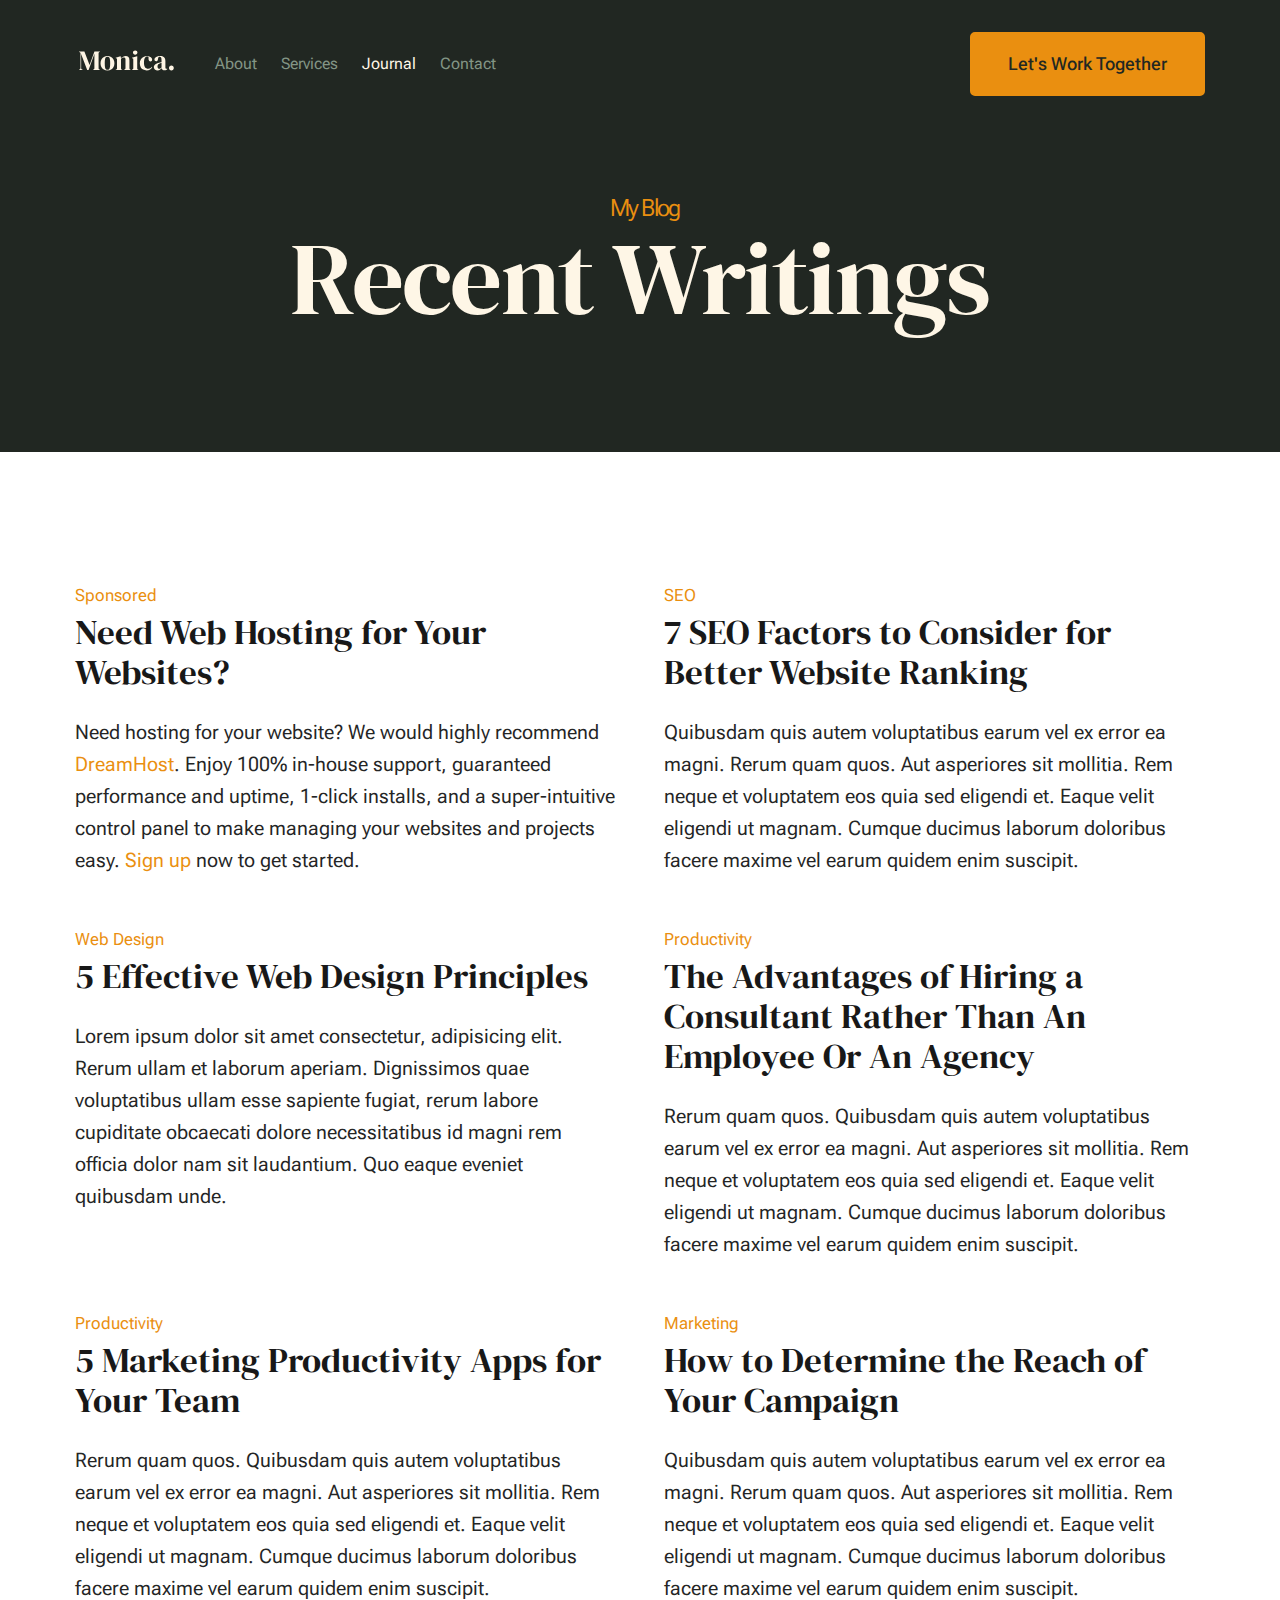
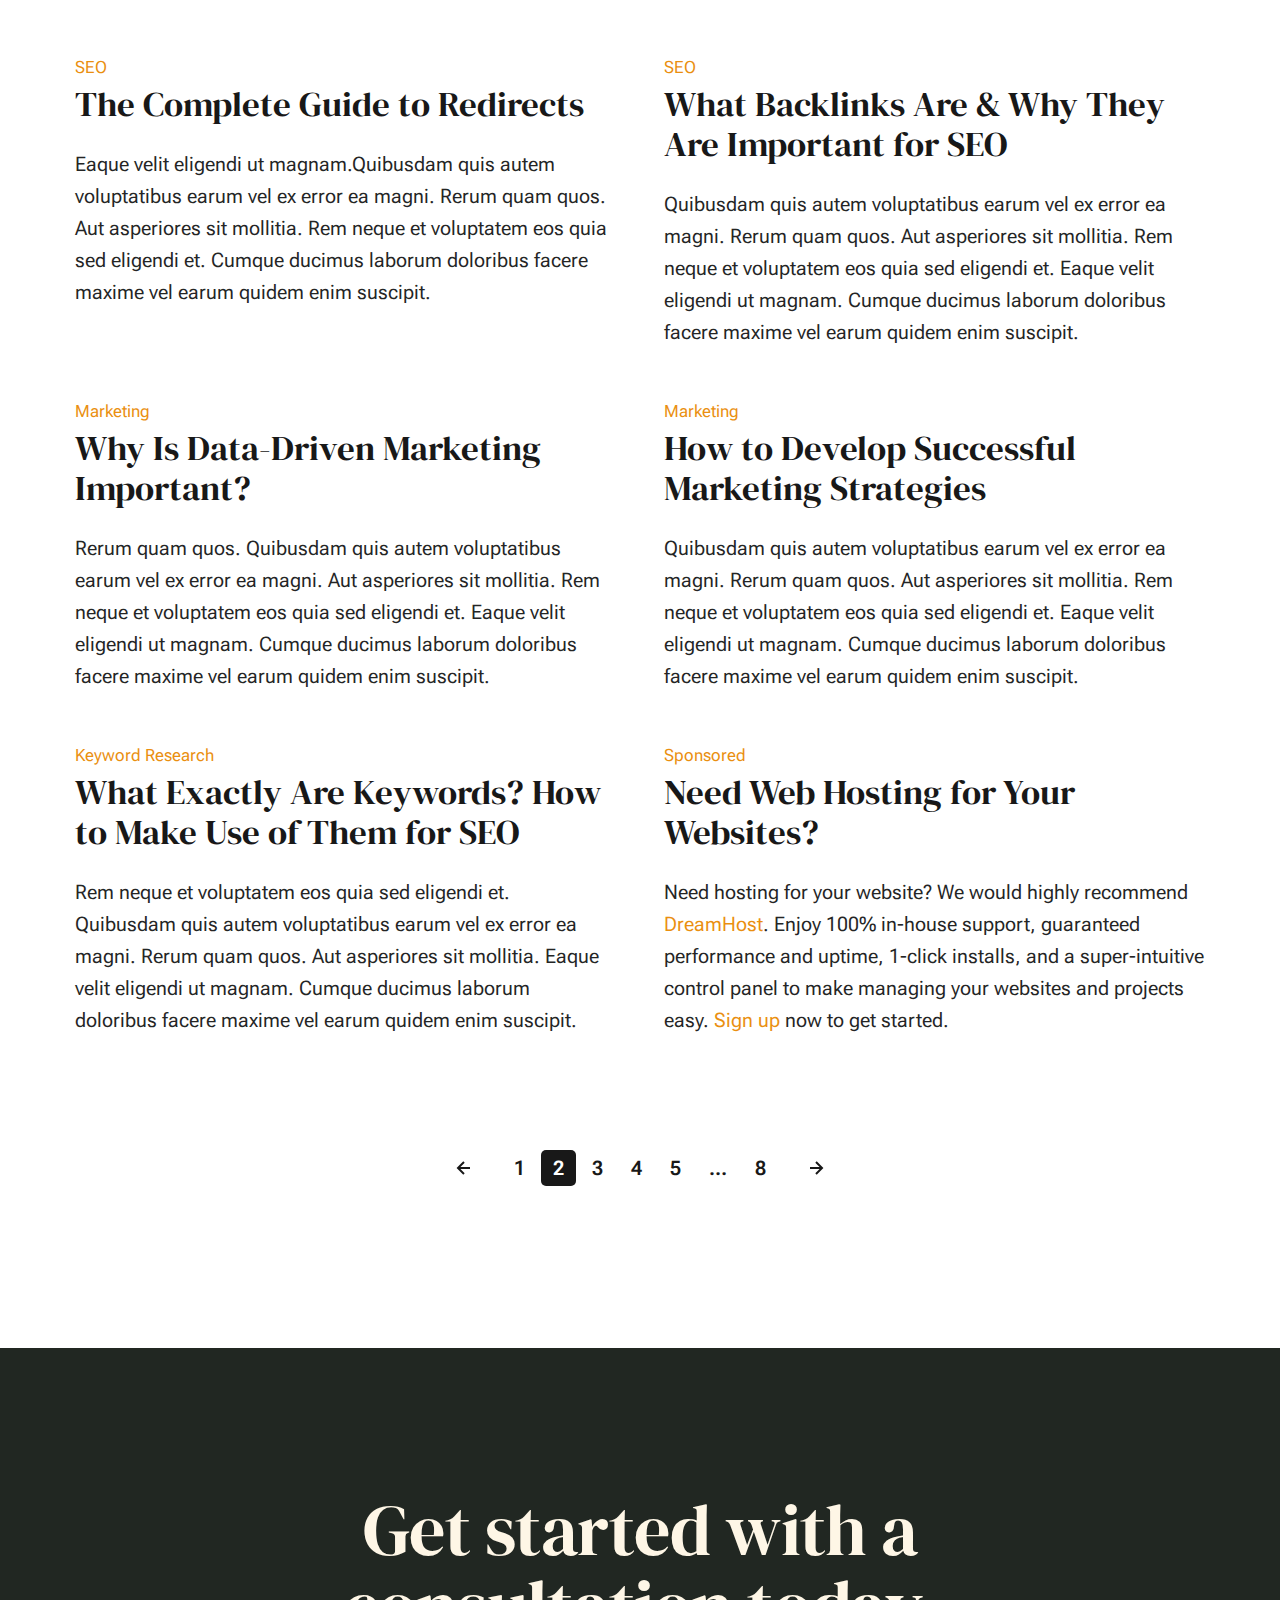
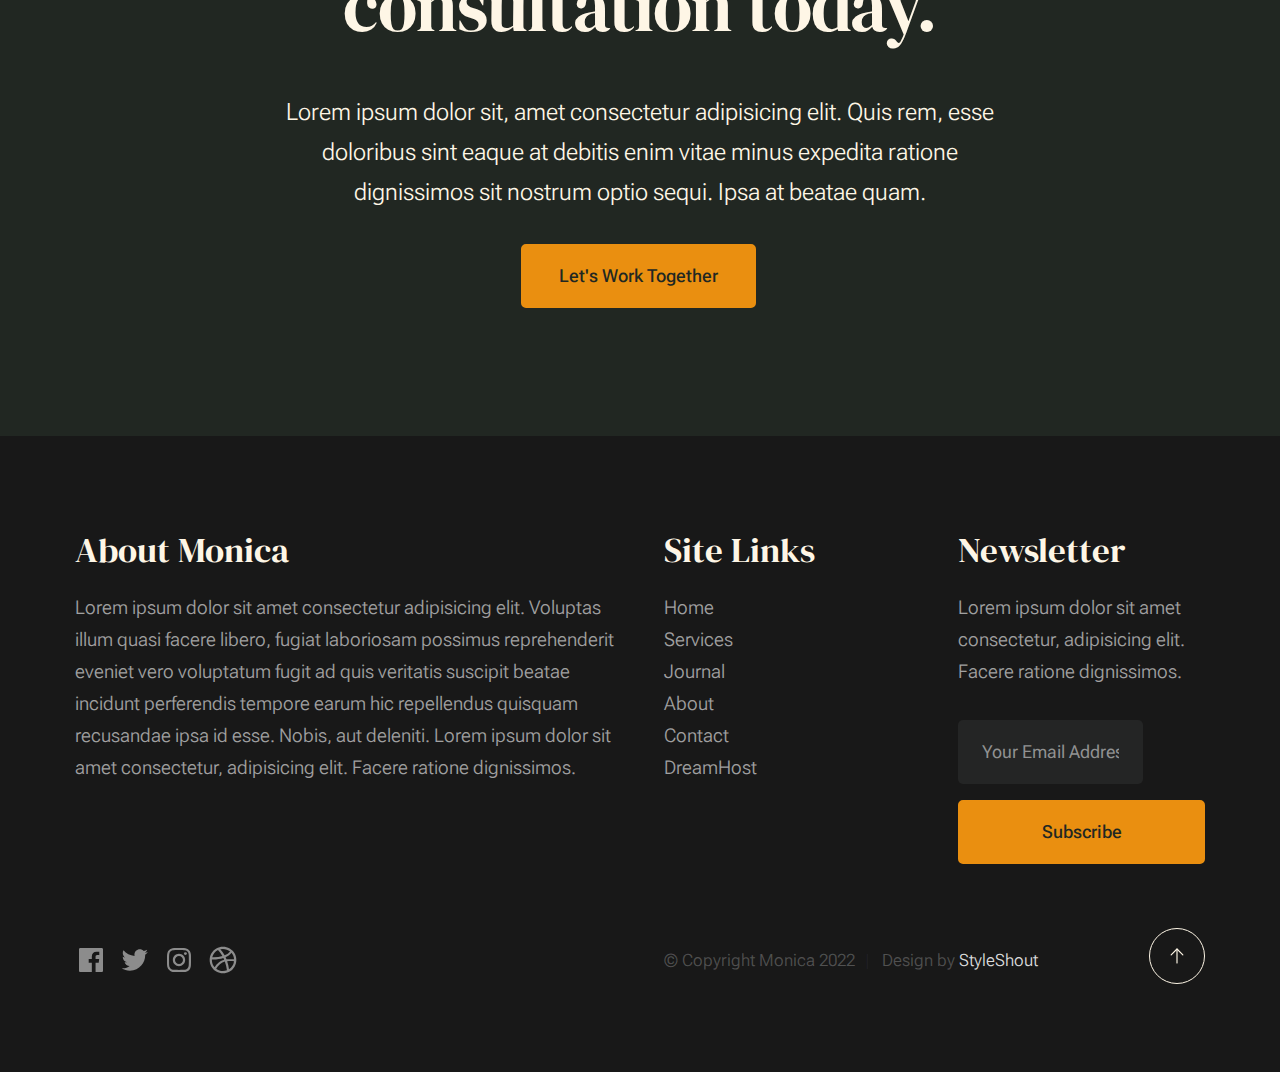
<file: blog.html>
<!DOCTYPE html>
<html lang="en" class="no-js" >
<head>

    <!--- basic page needs
    ================================================== -->
    <meta charset="utf-8">
    <meta name="viewport" content="width=device-width, initial-scale=1">
    <title>Blog - Monica</title>

    <script>
        document.documentElement.classList.remove('no-js');
        document.documentElement.classList.add('js');
    </script>

    <!-- CSS
    ================================================== -->
    <link rel="stylesheet" href="css/vendor.css">
    <link rel="stylesheet" href="css/styles.css">

    <!-- favicons
    ================================================== -->
    <link rel="apple-touch-icon" sizes="180x180" href="apple-touch-icon.png">
    <link rel="icon" type="image/png" sizes="32x32" href="favicon-32x32.png">
    <link rel="icon" type="image/png" sizes="16x16" href="favicon-16x16.png">
    <link rel="manifest" href="site.webmanifest">

</head>


<body id="top">


    <!-- preloader
    ================================================== -->
    <div id="preloader">
        <div id="loader" class="dots-fade">
            <div></div>
            <div></div>
            <div></div>
        </div>
    </div>


    <!-- page wrap
    ================================================== -->
    <div id="page" class="s-pagewrap">

        <!-- # site header 
        ================================================== -->
        <header class="s-header">

            <div class="row s-header__inner width-sixteen-col">

                <div class="s-header__block">
                    <div class="s-header__logo">
                        <a class="logo" href="index.html">
                            <img src="images/logo.svg" alt="Homepage">
                        </a>
                    </div>

                    <a class="s-header__menu-toggle" href="#0"><span>Menu</span></a>
                </div> <!-- end s-header__block -->

                <nav class="s-header__nav">
    
                    <ul class="s-header__menu-links">
                        <li><a href="about.html">About</a></li>
                        <li><a href="services.html">Services</a></li>
                        <li class="current"><a href="blog.html">Journal</a></li>
                        <li><a href="contact.html">Contact</a></li>
                    </ul> <!-- s-header__menu-links -->

                    <div class="s-header__contact">
                        <a href="contact.html" class="btn btn--primary s-header__contact-btn">Let's Work Together</a>                        
                    </div> <!-- s-header__contact -->
    
                </nav> <!-- end s-header__nav -->

            </div> <!-- end s-header__inner -->

        </header> <!-- end s-header -->


        <!-- # site main content
        ================================================== -->
        <section id="content" class="s-content">

               <section class="s-pageheader pageheader">
                    <div class="row">
                        <div class="column xl-12">
                            <h1 class="page-title">
                                <span class="page-title__small-type text-pretitle">My Blog</span>
                                Recent Writings
                            </h1>
                        </div>
                    </div>
               </section>   

               <section class="s-pagecontent pagecontent">

                    <div class="row">
                        <div class="column xl-12 grid-block">          
        
                            <!-- <div class="grid-full">         -->
                                <div class="grid-full grid-list-items">

                                    <div class="grid-list-items__item blog-card">
                                        <div class="blog-card__header">
                                            <div class="blog-card__cat-links">
                                                <a href="blog.html">Sponsored</a>
                                            </div>
                                            <h3 class="blog-card__title"><a href="https://www.dreamhost.com/r.cgi?287326">Need Web Hosting for Your Websites?</a></h3>
                                        </div>
                                        <div class="blog-card__text">
                                            <p>
                                            Need hosting for your website? We would highly recommend <a href="https://www.dreamhost.com/r.cgi?287326">DreamHost</a>.
                                            Enjoy 100% in-house support, guaranteed performance and uptime, 1-click installs, and a super-intuitive control 
                                            panel to make managing your websites and projects easy. <a href="https://www.dreamhost.com/r.cgi?287326">Sign up</a> now to get started.
                                            </p>
                                        </div>
                                    </div> <!-- end blog-card -->
                                    <div class="grid-list-items__item blog-card">
                                        <div class="blog-card__header">
                                            <div class="blog-card__cat-links">
                                                <a href="blog.html">SEO</a>
                                            </div>
                                            <h3 class="blog-card__title"><a href="single.html">7 SEO Factors to Consider for Better Website Ranking</a></h3>
                                        </div>
                                        <div class="blog-card__text">
                                            <p>
                                            Quibusdam quis autem voluptatibus earum vel ex error ea magni. Rerum quam quos. Aut asperiores 
                                            sit mollitia. Rem neque et voluptatem eos quia sed eligendi et. Eaque velit eligendi ut 
                                            magnam. Cumque ducimus laborum doloribus facere maxime vel earum quidem enim suscipit.
                                            </p>
                                        </div>
                                    </div> <!-- end blog-card -->
                                    <div class="grid-list-items__item blog-card">
                                        <div class="blog-card__header">
                                            <div class="blog-card__cat-links">
                                                <a href="blog.html">Web Design</a>
                                            </div>
                                            <h3 class="blog-card__title"><a href="single.html">5 Effective Web Design Principles</a></h3>
                                        </div>
                                        <div class="blog-card__text">
                                            <p>
                                            Lorem ipsum dolor sit amet consectetur, adipisicing elit. Rerum ullam et laborum aperiam. 
                                            Dignissimos quae voluptatibus ullam esse sapiente fugiat, rerum labore cupiditate obcaecati 
                                            dolore necessitatibus id magni rem officia dolor nam sit laudantium. Quo eaque eveniet quibusdam unde. 
                                            </p>
                                        </div>
                                    </div> <!-- end blog card -->
                                    <div class="grid-list-items__item blog-card">
                                        <div class="blog-card__header">
                                            <div class="blog-card__cat-links">
                                                <a href="blog.html">Productivity</a>
                                            </div>
                                            <h3 class="blog-card__title"><a href="single.html">The Advantages of Hiring a Consultant Rather Than An Employee Or An Agency</a></h3>
                                        </div>
                                        <div class="blog-card__text">
                                            <p>
                                            Rerum quam quos. Quibusdam quis autem voluptatibus earum vel ex error ea magni. Aut asperiores 
                                            sit mollitia. Rem neque et voluptatem eos quia sed eligendi et. Eaque velit eligendi ut 
                                            magnam. Cumque ducimus laborum doloribus facere maxime vel earum quidem enim suscipit.
                                            </p>
                                        </div>
                                    </div> <!-- end blog-card -->
                                    <div class="grid-list-items__item blog-card">
                                        <div class="blog-card__header">
                                            <div class="blog-card__cat-links">
                                                <a href="blog.html">Productivity</a>
                                            </div>
                                            <h3 class="blog-card__title"><a href="single.html">5 Marketing Productivity Apps for Your Team</a></h3>
                                        </div>
                                        <div class="blog-card__text">
                                            <p>
                                            Rerum quam quos. Quibusdam quis autem voluptatibus earum vel ex error ea magni. Aut asperiores 
                                            sit mollitia. Rem neque et voluptatem eos quia sed eligendi et. Eaque velit eligendi ut 
                                            magnam. Cumque ducimus laborum doloribus facere maxime vel earum quidem enim suscipit.
                                            </p>
                                        </div>
                                    </div> <!-- end blog-card -->
                                    <div class="grid-list-items__item blog-card">
                                        <div class="blog-card__header">
                                            <div class="blog-card__cat-links">
                                                <a href="blog.html">Marketing</a>
                                            </div>
                                            <h3 class="blog-card__title"><a href="single.html">How to Determine the Reach of Your Campaign</a></h3>
                                        </div>
                                        <div class="blog-card__text">
                                            <p>
                                            Quibusdam quis autem voluptatibus earum vel ex error ea magni. Rerum quam quos. Aut asperiores 
                                            sit mollitia. Rem neque et voluptatem eos quia sed eligendi et. Eaque velit eligendi ut 
                                            magnam. Cumque ducimus laborum doloribus facere maxime vel earum quidem enim suscipit.
                                            </p>
                                        </div>
                                    </div> <!-- end blog-card -->
                                    <div class="grid-list-items__item blog-card">
                                        <div class="blog-card__header">
                                            <div class="blog-card__cat-links">
                                                <a href="blog.html">SEO</a>
                                            </div>
                                            <h3 class="blog-card__title"><a href="single.html">The Complete Guide to Redirects</a></h3>
                                        </div>
                                        <div class="blog-card__text">
                                            <p>
                                            Eaque velit eligendi ut magnam.Quibusdam quis autem voluptatibus earum vel 
                                            ex error ea magni. Rerum quam quos. Aut asperiores sit mollitia. Rem neque et 
                                            voluptatem eos quia sed eligendi et. Cumque ducimus laborum doloribus facere maxime 
                                            vel earum quidem enim suscipit.
                                            </p>
                                        </div>
                                    </div> <!-- end blog card -->
                                    <div class="grid-list-items__item blog-card">
                                        <div class="blog-card__header">
                                            <div class="blog-card__cat-links">
                                                <a href="blog.html">SEO</a>
                                            </div>
                                            <h3 class="blog-card__title"><a href="single.html">What Backlinks Are & Why They Are Important for SEO</a></h3>
                                        </div>
                                        <div class="blog-card__text">
                                            <p>
                                            Quibusdam quis autem voluptatibus earum vel ex error ea magni. Rerum quam quos. Aut asperiores 
                                            sit mollitia. Rem neque et voluptatem eos quia sed eligendi et. Eaque velit eligendi ut 
                                            magnam. Cumque ducimus laborum doloribus facere maxime vel earum quidem enim suscipit.
                                            </p>
                                        </div>
                                    </div> <!-- end blog-card -->
                                    <div class="grid-list-items__item blog-card">
                                        <div class="blog-card__header">
                                            <div class="blog-card__cat-links">
                                                <a href="blog.html">Marketing</a>
                                            </div>
                                            <h3 class="blog-card__title"><a href="single.html">Why Is Data-Driven Marketing Important?</a></h3>
                                        </div>
                                        <div class="blog-card__text">
                                            <p>
                                            Rerum quam quos. Quibusdam quis autem voluptatibus earum vel ex error ea magni. Aut asperiores 
                                            sit mollitia. Rem neque et voluptatem eos quia sed eligendi et. Eaque velit eligendi ut 
                                            magnam. Cumque ducimus laborum doloribus facere maxime vel earum quidem enim suscipit.
                                            </p>
                                        </div>
                                    </div> <!-- end blog card -->
                                    <div class="grid-list-items__item blog-card">
                                        <div class="blog-card__header">
                                            <div class="blog-card__cat-links">
                                                <a href="blog.html">Marketing</a>
                                            </div>
                                            <h3 class="blog-card__title"><a href="single.html">How to Develop Successful Marketing Strategies</a></h3>
                                        </div>
                                        <div class="blog-card__text">
                                            <p>
                                            Quibusdam quis autem voluptatibus earum vel ex error ea magni. Rerum quam quos. Aut asperiores 
                                            sit mollitia. Rem neque et voluptatem eos quia sed eligendi et. Eaque velit eligendi ut 
                                            magnam. Cumque ducimus laborum doloribus facere maxime vel earum quidem enim suscipit.
                                            </p>
                                        </div>
                                    </div> <!-- end blog-card -->
                                    <div class="grid-list-items__item blog-card">
                                        <div class="blog-card__header">
                                            <div class="blog-card__cat-links">
                                                <a href="blog.html">Keyword Research</a>
                                            </div>
                                            <h3 class="blog-card__title"><a href="single.html">What Exactly Are Keywords? How to Make Use of Them for SEO</a></h3>
                                        </div>
                                        <div class="blog-card__text">
                                            <p>
                                            Rem neque et voluptatem eos quia sed eligendi et. Quibusdam quis autem voluptatibus earum vel ex error ea magni. 
                                            Rerum quam quos. Aut asperiores sit mollitia. Eaque velit eligendi ut 
                                            magnam. Cumque ducimus laborum doloribus facere maxime vel earum quidem enim suscipit.
                                            </p>
                                        </div>
                                    </div> <!-- end blog-card -->
                                    <div class="grid-list-items__item blog-card">
                                        <div class="blog-card__header">
                                            <div class="blog-card__cat-links">
                                                <a href="blog.html">Sponsored</a>
                                            </div>
                                            <h3 class="blog-card__title"><a href="https://www.dreamhost.com/r.cgi?287326">Need Web Hosting for Your Websites?</a></h3>
                                        </div>
                                        <div class="blog-card__text">
                                            <p>
                                            Need hosting for your website? We would highly recommend <a href="https://www.dreamhost.com/r.cgi?287326">DreamHost</a>.
                                            Enjoy 100% in-house support, guaranteed performance and uptime, 1-click installs, and a super-intuitive control 
                                            panel to make managing your websites and projects easy. <a href="https://www.dreamhost.com/r.cgi?287326">Sign up</a> now to get started.
                                            </p>
                                        </div>
                                    </div> <!-- end blog card -->
        
                                </div> <!-- grid-list-items -->
                            <!-- </div>     -->

                        </div> <!-- end grid-block-->
                    </div> <!-- end row -->

                    <!-- pagination -->
                    <div class="row navigation pagination">
                        <div class="column xl-12">
                            <nav class="pgn">
                                <ul>
                                    <li>
                                        <a class="pgn__prev" href="#0">
                                            <svg xmlns="http://www.w3.org/2000/svg" width="24" height="24" viewBox="0 0 24 24"><path d="M12.707 17.293L8.414 13H18v-2H8.414l4.293-4.293-1.414-1.414L4.586 12l6.707 6.707z"/></svg>
                                        </a>
                                    </li>
                                    <li><a class="pgn__num" href="#0">1</a></li>
                                    <li><span class="pgn__num current">2</span></li>
                                    <li><a class="pgn__num" href="#0">3</a></li>
                                    <li><a class="pgn__num" href="#0">4</a></li>
                                    <li><a class="pgn__num" href="#0">5</a></li>
                                    <li><span class="pgn__num dots">…</span></li>
                                    <li><a class="pgn__num" href="#0">8</a></li>
                                    <li>
                                        <a class="pgn__next" href="#0">
                                            <svg xmlns="http://www.w3.org/2000/svg" width="24" height="24" viewBox="0 0 24 24"><path d="M11.293 17.293l1.414 1.414L19.414 12l-6.707-6.707-1.414 1.414L15.586 11H6v2h9.586z"/></svg>
                                        </a>
                                    </li>
                                </ul>
                            </nav>
                        </div> <!-- end column -->
                    </div> <!-- end pagination -->

               </section>

        </section> <!-- s-content-->

        <!-- # cta
        ================================================== -->
        <section id="cta" class="s-cta">

            <div class="row row-x-center text-center">
                <div class="column xl-8 lg-12">

                    <div class="s-cta__content">
                        <h2 class="text-display-title">
                        Get started with a consultation today.
                        </h2>
                        <p class="lead">
                        Lorem ipsum dolor sit, amet consectetur adipisicing elit. Quis rem, esse doloribus sint eaque at debitis enim vitae minus expedita ratione dignissimos sit nostrum optio sequi. Ipsa at beatae quam.
                        </p>
                        <a href="contact.html" class="btn btn--primary">Let's Work Together</a>
                    </div>

                </div>
            </div>

        </section> <!-- end s-cta -->


        <!-- # footer 
        ================================================== -->
        <footer class="s-footer">
            <div class="row s-footer__content">
                <div class="column xl-6 lg-6 md-12 s-footer__block s-footer__about">                    
                    <h3>About Monica</h3>
                    <p>
                    Lorem ipsum dolor sit amet consectetur adipisicing elit. Voluptas illum quasi facere libero, 
                    fugiat laboriosam possimus reprehenderit eveniet vero voluptatum fugit ad quis veritatis suscipit beatae 
                    incidunt perferendis tempore earum hic repellendus quisquam recusandae ipsa id esse. Nobis, aut deleniti.
                    Lorem ipsum dolor sit amet consectetur, adipisicing elit. Facere ratione dignissimos.
                    </p>               
                </div>                
                <div class="column xl-3 lg-6 md-12 s-footer__block s-footer__site-links">
                    <h3>Site Links</h3>
                    <ul class="link-list">
                        <li><a href="index.html">Home</a></li>
                        <li><a href="services.html">Services</a></li>
                        <li><a href="blog.html">Journal</a></li>
                        <li><a href="about.html">About</a></li>
                        <li><a href="contact.html">Contact</a></li>
                        <li><a href="https://www.dreamhost.com/r.cgi?287326">DreamHost</a></li>
                    </ul>
                </div>
                <div class="column xl-3 lg-6 md-12 tab-12 s-footer__block s-footer__newsletter">
                    <h3>Newsletter</h3>

                    <p>
                    Lorem ipsum dolor sit amet consectetur, adipisicing elit. Facere ratione dignissimos.
                    </p>

                    <div class="subscribe-form">
                        <form id="mc-form" class="mc-form">
                            <input type="email" name="EMAIL" id="mce-EMAIL" class="u-fullwidth text-center" placeholder="Your Email Address" title="The domain portion of the email address is invalid (the portion after the @)." pattern="^([^\x00-\x20\x22\x28\x29\x2c\x2e\x3a-\x3c\x3e\x40\x5b-\x5d\x7f-\xff]+|\x22([^\x0d\x22\x5c\x80-\xff]|\x5c[\x00-\x7f])*\x22)(\x2e([^\x00-\x20\x22\x28\x29\x2c\x2e\x3a-\x3c\x3e\x40\x5b-\x5d\x7f-\xff]+|\x22([^\x0d\x22\x5c\x80-\xff]|\x5c[\x00-\x7f])*\x22))*\x40([^\x00-\x20\x22\x28\x29\x2c\x2e\x3a-\x3c\x3e\x40\x5b-\x5d\x7f-\xff]+|\x5b([^\x0d\x5b-\x5d\x80-\xff]|\x5c[\x00-\x7f])*\x5d)(\x2e([^\x00-\x20\x22\x28\x29\x2c\x2e\x3a-\x3c\x3e\x40\x5b-\x5d\x7f-\xff]+|\x5b([^\x0d\x5b-\x5d\x80-\xff]|\x5c[\x00-\x7f])*\x5d))*(\.\w{2,})+$" required>
                            <input type="submit" name="subscribe" value="Subscribe" class="btn btn--primary btn--small u-fullwidth">
                            <!-- <div style="position: absolute; left: -5000px;" aria-hidden="true"><input type="text" name="b_cdb7b577e41181934ed6a6a44_9a91cfe7b3" tabindex="-1" value=""></div> -->
                            <div class="mc-status"></div>
                        </form>
                    </div>
                </div>
            </div>    
            
            <div class="row s-footer__bottom">
                <div class="column xl-6 lg-12">
                    <ul class="s-footer__social social-list">
                        <li>
                            <a href="#0">
                                <svg xmlns="http://www.w3.org/2000/svg" width="24" height="24" viewBox="0 0 24 24" style="fill:rgba(0, 0, 0, 1);transform:;-ms-filter:"><path d="M20,3H4C3.447,3,3,3.448,3,4v16c0,0.552,0.447,1,1,1h8.615v-6.96h-2.338v-2.725h2.338v-2c0-2.325,1.42-3.592,3.5-3.592 c0.699-0.002,1.399,0.034,2.095,0.107v2.42h-1.435c-1.128,0-1.348,0.538-1.348,1.325v1.735h2.697l-0.35,2.725h-2.348V21H20 c0.553,0,1-0.448,1-1V4C21,3.448,20.553,3,20,3z"></path></svg>
                                <span class="u-screen-reader-text">Facebook</span>
                            </a>
                        </li>
                        <li>
                            <a href="#0">
                                <svg xmlns="http://www.w3.org/2000/svg" width="24" height="24" viewBox="0 0 24 24" style="fill:rgba(0, 0, 0, 1);transform:;-ms-filter:"><path d="M19.633,7.997c0.013,0.175,0.013,0.349,0.013,0.523c0,5.325-4.053,11.461-11.46,11.461c-2.282,0-4.402-0.661-6.186-1.809 c0.324,0.037,0.636,0.05,0.973,0.05c1.883,0,3.616-0.636,5.001-1.721c-1.771-0.037-3.255-1.197-3.767-2.793 c0.249,0.037,0.499,0.062,0.761,0.062c0.361,0,0.724-0.05,1.061-0.137c-1.847-0.374-3.23-1.995-3.23-3.953v-0.05 c0.537,0.299,1.16,0.486,1.82,0.511C3.534,9.419,2.823,8.184,2.823,6.787c0-0.748,0.199-1.434,0.548-2.032 c1.983,2.443,4.964,4.04,8.306,4.215c-0.062-0.3-0.1-0.611-0.1-0.923c0-2.22,1.796-4.028,4.028-4.028 c1.16,0,2.207,0.486,2.943,1.272c0.91-0.175,1.782-0.512,2.556-0.973c-0.299,0.935-0.936,1.721-1.771,2.22 c0.811-0.088,1.597-0.312,2.319-0.624C21.104,6.712,20.419,7.423,19.633,7.997z"></path></svg>
                                <span class="u-screen-reader-text">Twitter</span>
                            </a>
                        </li>
                        <li>
                            <a href="#0">
                                <svg xmlns="http://www.w3.org/2000/svg" width="24" height="24" viewBox="0 0 24 24" style="fill:rgba(0, 0, 0, 1);transform:;-ms-filter:"><path d="M11.999,7.377c-2.554,0-4.623,2.07-4.623,4.623c0,2.554,2.069,4.624,4.623,4.624c2.552,0,4.623-2.07,4.623-4.624 C16.622,9.447,14.551,7.377,11.999,7.377L11.999,7.377z M11.999,15.004c-1.659,0-3.004-1.345-3.004-3.003 c0-1.659,1.345-3.003,3.004-3.003s3.002,1.344,3.002,3.003C15.001,13.659,13.658,15.004,11.999,15.004L11.999,15.004z"></path><circle cx="16.806" cy="7.207" r="1.078"></circle><path d="M20.533,6.111c-0.469-1.209-1.424-2.165-2.633-2.632c-0.699-0.263-1.438-0.404-2.186-0.42 c-0.963-0.042-1.268-0.054-3.71-0.054s-2.755,0-3.71,0.054C7.548,3.074,6.809,3.215,6.11,3.479C4.9,3.946,3.945,4.902,3.477,6.111 c-0.263,0.7-0.404,1.438-0.419,2.186c-0.043,0.962-0.056,1.267-0.056,3.71c0,2.442,0,2.753,0.056,3.71 c0.015,0.748,0.156,1.486,0.419,2.187c0.469,1.208,1.424,2.164,2.634,2.632c0.696,0.272,1.435,0.426,2.185,0.45 c0.963,0.042,1.268,0.055,3.71,0.055s2.755,0,3.71-0.055c0.747-0.015,1.486-0.157,2.186-0.419c1.209-0.469,2.164-1.424,2.633-2.633 c0.263-0.7,0.404-1.438,0.419-2.186c0.043-0.962,0.056-1.267,0.056-3.71s0-2.753-0.056-3.71C20.941,7.57,20.801,6.819,20.533,6.111z M19.315,15.643c-0.007,0.576-0.111,1.147-0.311,1.688c-0.305,0.787-0.926,1.409-1.712,1.711c-0.535,0.199-1.099,0.303-1.67,0.311 c-0.95,0.044-1.218,0.055-3.654,0.055c-2.438,0-2.687,0-3.655-0.055c-0.569-0.007-1.135-0.112-1.669-0.311 c-0.789-0.301-1.414-0.923-1.719-1.711c-0.196-0.534-0.302-1.099-0.311-1.669c-0.043-0.95-0.053-1.218-0.053-3.654 c0-2.437,0-2.686,0.053-3.655c0.007-0.576,0.111-1.146,0.311-1.687c0.305-0.789,0.93-1.41,1.719-1.712 c0.534-0.198,1.1-0.303,1.669-0.311c0.951-0.043,1.218-0.055,3.655-0.055c2.437,0,2.687,0,3.654,0.055 c0.571,0.007,1.135,0.112,1.67,0.311c0.786,0.303,1.407,0.925,1.712,1.712c0.196,0.534,0.302,1.099,0.311,1.669 c0.043,0.951,0.054,1.218,0.054,3.655c0,2.436,0,2.698-0.043,3.654H19.315z"></path></svg>
                                <span class="u-screen-reader-text">Instagram</span>
                            </a>
                        </li>
                        <li>
                            <a href="#0">
                                <svg xmlns="http://www.w3.org/2000/svg" width="24" height="24" viewBox="0 0 24 24" style="fill: rgba(0, 0, 0, 1);transform: ;msFilter:;"><path d="M20.66 6.98a9.932 9.932 0 0 0-3.641-3.64C15.486 2.447 13.813 2 12 2s-3.486.447-5.02 1.34c-1.533.893-2.747 2.107-3.64 3.64S2 10.187 2 12s.446 3.487 1.34 5.02a9.924 9.924 0 0 0 3.641 3.64C8.514 21.553 10.187 22 12 22s3.486-.447 5.02-1.34a9.932 9.932 0 0 0 3.641-3.64C21.554 15.487 22 13.813 22 12s-.446-3.487-1.34-5.02zM12 3.66c2 0 3.772.64 5.32 1.919-.92 1.174-2.286 2.14-4.1 2.9-1.002-1.813-2.088-3.327-3.261-4.54A7.715 7.715 0 0 1 12 3.66zM5.51 6.8a8.116 8.116 0 0 1 2.711-2.22c1.212 1.201 2.325 2.7 3.34 4.5-2 .6-4.114.9-6.341.9-.573 0-1.006-.013-1.3-.04A8.549 8.549 0 0 1 5.51 6.8zM3.66 12c0-.054.003-.12.01-.2.007-.08.01-.146.01-.2.254.014.641.02 1.161.02 2.666 0 5.146-.367 7.439-1.1.187.373.381.793.58 1.26-1.32.293-2.674 1.006-4.061 2.14S6.4 16.247 5.76 17.5c-1.4-1.587-2.1-3.42-2.1-5.5zM12 20.34c-1.894 0-3.594-.587-5.101-1.759.601-1.187 1.524-2.322 2.771-3.401 1.246-1.08 2.483-1.753 3.71-2.02a29.441 29.441 0 0 1 1.56 6.62 8.166 8.166 0 0 1-2.94.56zm7.08-3.96a8.351 8.351 0 0 1-2.58 2.621c-.24-2.08-.7-4.107-1.379-6.081.932-.066 1.765-.1 2.5-.1.799 0 1.686.034 2.659.1a8.098 8.098 0 0 1-1.2 3.46zm-1.24-5c-1.16 0-2.233.047-3.22.14a27.053 27.053 0 0 0-.68-1.62c2.066-.906 3.532-2.006 4.399-3.3 1.2 1.414 1.854 3.027 1.96 4.84-.812-.04-1.632-.06-2.459-.06z"></path></svg>
                                <span class="u-screen-reader-text">Dribbble</span>
                            </a>
                        </li>
                    </ul> <!-- end s-footer__social -->
                </div>
                <div class="column xl-6 lg-12">
                    <p class="ss-copyright">
                        <span>© Copyright Monica 2022</span> 
                        <span>Design by <a href="https://www.styleshout.com/">StyleShout</a></span>
                    </p>
                </div>

                <div class="ss-go-top">
                    <a class="smoothscroll" title="Back to Top" href="#top">
                        <svg xmlns="http://www.w3.org/2000/svg" viewBox="0 0 24 24" width="36" height="36" fill="none" stroke="#ffffff" stroke-width="1" stroke-linecap="round" stroke-linejoin="round">&lt;!--!  Atomicons Free 1.00 by @atisalab License - https://atomicons.com/license/ (Icons: CC BY 4.0) Copyright 2021 Atomicons --&gt;<polyline points="17 11 12 6 7 11"></polyline><line x1="12" y1="18" x2="12" y2="6"></line></svg>
                    </a>
                </div> <!-- end ss-go-top -->
            </div>
            
        </footer> <!-- end s-footer -->

    </div> <!-- end page-wrap -->

    <!-- Java Script
    ================================================== -->
    <script src="js/plugins.js"></script>
    <script src="js/main.js"></script>

</body>
</html>
</file>
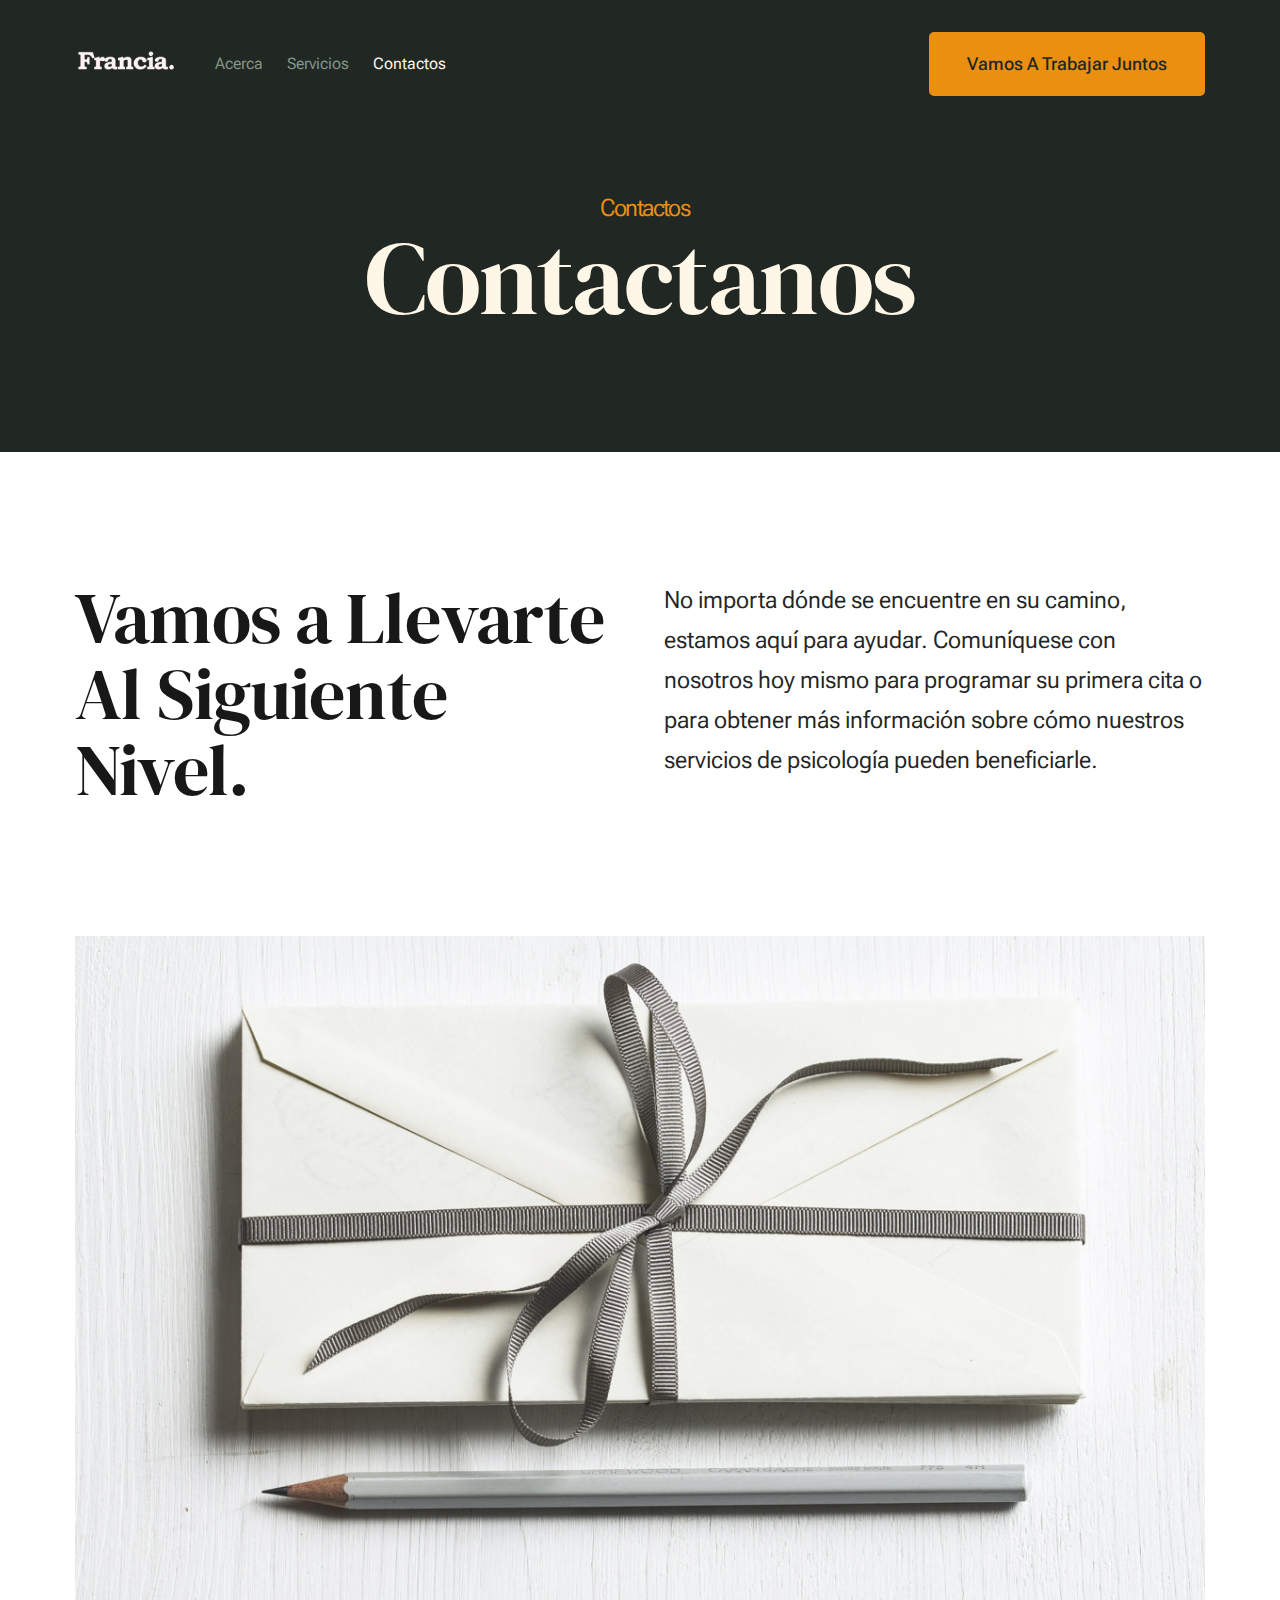
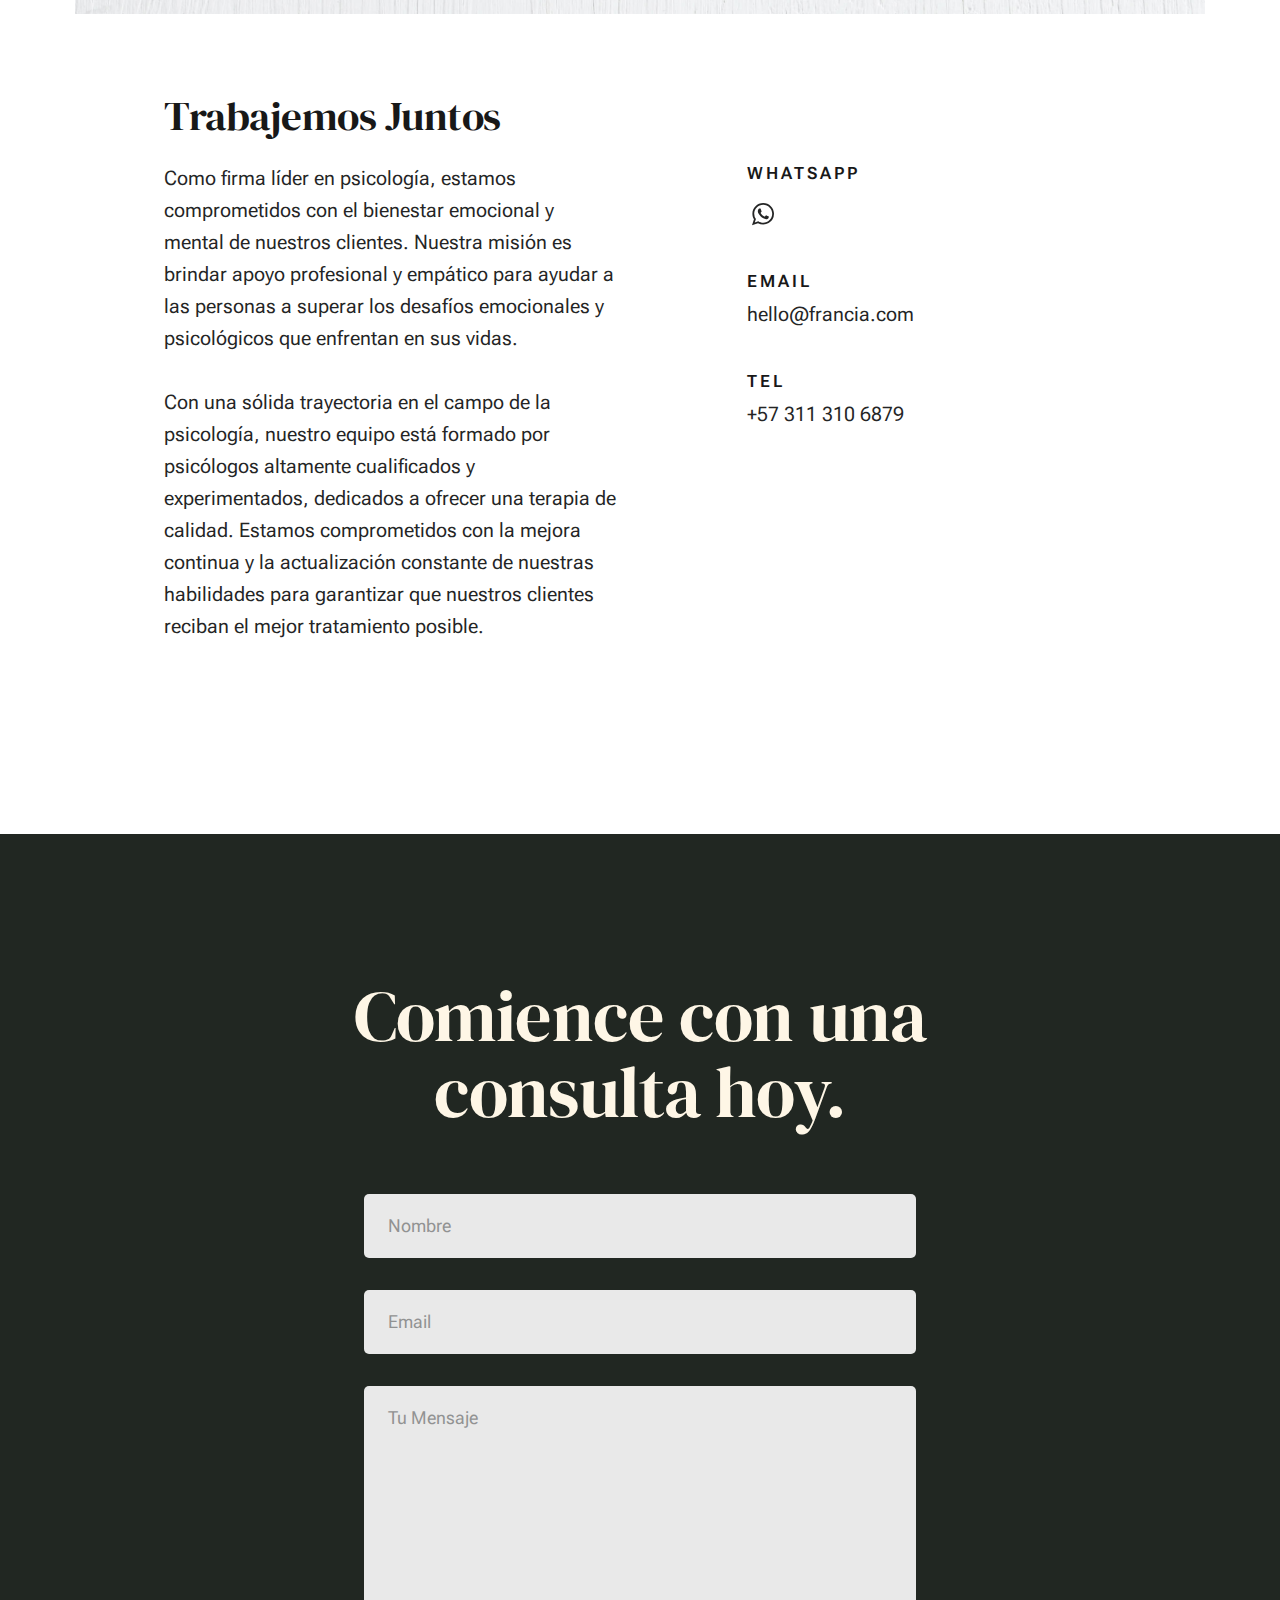
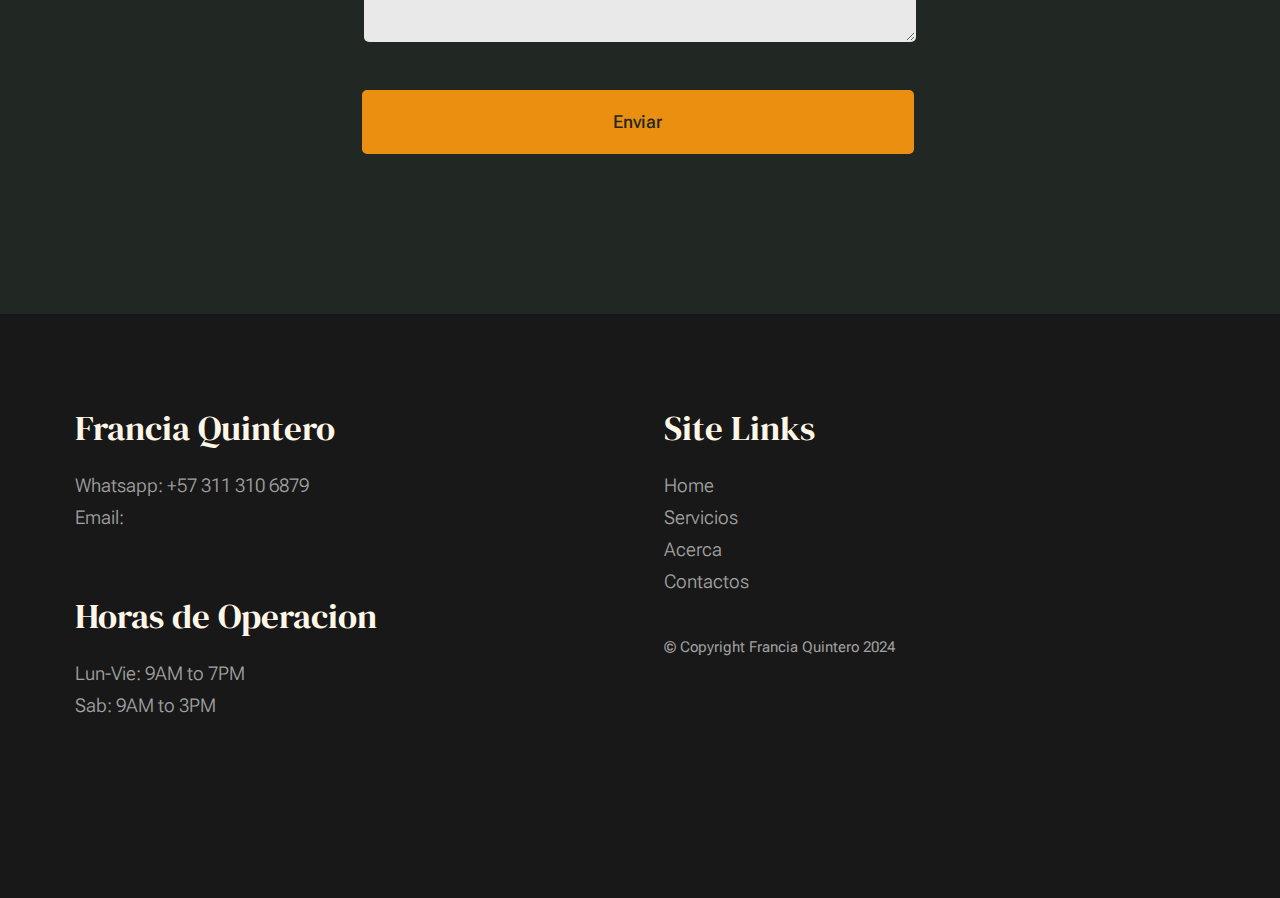
<file: contact.html>
<!DOCTYPE html>
<html lang="en" class="no-js" >
<head>

    <!--- basic page needs
    ================================================== -->
    <meta charset="utf-8">
    <meta name="viewport" content="width=device-width, initial-scale=1">
    <title>Contactos Francia Quintero</title>

    <script>
        document.documentElement.classList.remove('no-js');
        document.documentElement.classList.add('js');
    </script>

    <!-- CSS
    ================================================== -->
    <link rel="stylesheet" href="css/vendor.css">
    <link rel="stylesheet" href="css/styles.css">

    <!-- favicons
    ================================================== -->
    <link rel="apple-touch-icon" sizes="180x180" href="apple-touch-icon.png">
    <link rel="icon" type="image/png" sizes="32x32" href="favicon-32x32.png">
    <link rel="icon" type="image/png" sizes="16x16" href="favicon-16x16.png">
    <link rel="manifest" href="site.webmanifest">

</head>


<body id="top">


    <!-- preloader
    ================================================== -->
    <div id="preloader">
        <div id="loader" class="dots-fade">
            <div></div>
            <div></div>
            <div></div>
        </div>
    </div>


    <!-- page wrap
    ================================================== -->
    <div id="page" class="s-pagewrap">


        <!-- # site header 
        ================================================== -->
        <header class="s-header">
            <div class="row s-header__inner width-sixteen-col">

                <div class="s-header__block">
                    <div class="s-header__logo">
                        <a class="logo" href="index.html">
                            <img src="images/logo.png" alt="Homepage">
                        </a>
                    </div>

                    <a class="s-header__menu-toggle" href="#0"><span>Menu</span></a>
                </div> <!-- end s-header__block -->

                <nav class="s-header__nav">
    
                    <ul class="s-header__menu-links">
                        <li><a href="about.html">Acerca</a></li>
                        <li><a href="services.html">Servicios</a></li>
                        <li class="current"><a href="contact.html">Contactos</a></li>
                    </ul> <!-- s-header__menu-links -->

                    <div class="s-header__contact">
                        <a href="https://wa.me/573113106879" class="btn btn--primary s-header__contact-btn">Vamos A Trabajar Juntos</a>                        
                    </div> <!-- s-header__contact -->
    
                </nav> <!-- end s-header__nav -->

            </div> <!-- end s-header__inner -->
        </header> <!-- end s-header -->


        <!-- # site main content
        ================================================== -->
        <section id="content" class="s-content">

               <section class="s-pageheader pageheader">
                    <div class="row">
                        <div class="column xl-12">
                            <h1 class="page-title">
                                <span class="page-title__small-type text-pretitle">Contactos</span>
                                Contactanos
                            </h1>                            
                        </div>
                    </div>
               </section> <!--pageheader -->  

               <section class="s-pagecontent pagecontent">

                    <div class="row pageintro">
                        <div class="column xl-6 lg-12">
                            <h2 class="text-display-title">Vamos a Llevarte Al Siguiente Nivel.</h2>
                        </div>
                        <div class="column xl-6 lg-12 u-flexitem-x-right">
                            <p class="lead">
                            No importa dónde se encuentre en su camino, estamos aquí para ayudar. Comuníquese con nosotros hoy mismo para programar su primera cita o para obtener más información sobre cómo nuestros servicios de psicología pueden beneficiarle. 
                            </p>
                        </div>                       
                    </div> <!-- pageintro -->   
                    
                    <div class="row pagemedia">
                        <d class="column xl-12">
                            <figure class="page-media">                                
                                <img src="images/thumbs/contact/contact-1200.jpg" 
                                     srcset="images/thumbs/contact/contact-2400.jpg 2400w, 
                                             images/thumbs/contact/contact-1200.jpg 1200w, 
                                             images/thumbs/contact/contact-600.jpg 600w" sizes="(max-width: 2400px) 100vw, 2400px" alt="">
                            </figure>
                        </d>
                    </div> <!-- pagemedia --> 

                    <div class="row width-narrower pagemain">
                        <div class="column xl-12">
                            <h2>Trabajemos Juntos</h2>

                            <div class="row">
                                <div class="column xl-6 md-12 contact-cta">     
                                    <p>
                                    Como firma líder en psicología, estamos comprometidos con el bienestar emocional y mental de nuestros clientes. Nuestra misión es brindar apoyo profesional y empático para ayudar a las personas a superar los desafíos emocionales y psicológicos que enfrentan en sus vidas.</p>

<p>Con una sólida trayectoria en el campo de la psicología, nuestro equipo está formado por psicólogos altamente cualificados y experimentados, dedicados a ofrecer una terapia de calidad. Estamos comprometidos con la mejora continua y la actualización constante de nuestras habilidades para garantizar que nuestros clientes reciban el mejor tratamiento posible.</p>
                                    </p>
        
                                    <!--<a href="https://wa.me/573113106879" class="btn btn--primary s-header__contact-btn">Whatsapp</a>-->
                                </div> 
                                <div class="column xl-5 md-12 u-flexitem-x-right">

                                    <div class="contact-block">
                                        <h6>Whatsapp</h6>
                                        <ul class="contact-social social-list">
                                            <li>
                                                <a href="https://wa.me/573113106879"><svg viewBox="0 0 32 32" class="whatsapp-ico"><path d=" M19.11 17.205c-.372 0-1.088 1.39-1.518 1.39a.63.63 0 0 1-.315-.1c-.802-.402-1.504-.817-2.163-1.447-.545-.516-1.146-1.29-1.46-1.963a.426.426 0 0 1-.073-.215c0-.33.99-.945.99-1.49 0-.143-.73-2.09-.832-2.335-.143-.372-.214-.487-.6-.487-.187 0-.36-.043-.53-.043-.302 0-.53.115-.746.315-.688.645-1.032 1.318-1.06 2.264v.114c-.015.99.472 1.977 1.017 2.78 1.23 1.82 2.506 3.41 4.554 4.34.616.287 2.035.888 2.722.888.817 0 2.15-.515 2.478-1.318.13-.33.244-.73.244-1.088 0-.058 0-.144-.03-.215-.1-.172-2.434-1.39-2.678-1.39zm-2.908 7.593c-1.747 0-3.48-.53-4.942-1.49L7.793 24.41l1.132-3.337a8.955 8.955 0 0 1-1.72-5.272c0-4.955 4.04-8.995 8.997-8.995S25.2 10.845 25.2 15.8c0 4.958-4.04 8.998-8.998 8.998zm0-19.798c-5.96 0-10.8 4.842-10.8 10.8 0 1.964.53 3.898 1.546 5.574L5 27.176l5.974-1.92a10.807 10.807 0 0 0 16.03-9.455c0-5.958-4.842-10.8-10.802-10.8z" fill-rule="evenodd"></path></svg></a>
                                            </li>
                                            
                                            
                                        </ul> <!-- end s-footer__social -->
                                    </div>

                                    <div class="contact-block">
                                        <h6>Email</h6>
                                        <a href="mailto:#0">hello@francia.com</a>
                                    </div>

                                    <div class="contact-block">
                                        <h6>Tel</h6>
                                        <ul class="contact-list">
                                            <li><a href="tel:197-543-2345">+57 311 310 6879</a></li>
                                            
                                        </ul>
                                    </div>

                                </div>
                            </div>
                        </div>                        
                    </div> <!-- end pagemain -->

               </section> <!-- pagecontent -->

                                  
                    
                    </div> <!-- end column -->
                </div> <!-- end row -->

        </section> <!-- s-content-->

        <!-- # cta
        ================================================== -->
        <section id="cta" class="s-cta">

            <div class="row row-x-center text-center">
                <div class="column xl-8 lg-12">

                    <div class="s-cta__content">
                        <h2 class="text-display-title">
                        Comience con una consulta hoy.
                        </h2>
                        <div class="row">
            
                        <div class="column xl-12 md-12">
            
                                       
                       <center> <form action="https://formspree.io/f/mjvnbdyq" method="post">
  <fieldset>
    <label for="full-name"></label>
    <input class="u-fullwidth" type="text" name="name" id="full-name" placeholder="Nombre" required="">
    <label for="email-address"></label>
    <input class="u-fullwidth" type="email" name="_replyto" id="email-address" placeholder="Email" required="">
    <label for="message"></label>
    <textarea class="u-fullwidth" rows="5" name="message" id="message" placeholder="Tu Mensaje" required=""></textarea>
    <input class="u-fullwidth" type="hidden" name="_subject" id="email-subject" value="Contact Form Submission">
  </fieldset>
  <input class="btn--primary u-fullwidth" type="submit" value="Enviar">
</form></center>
            
                        </div>
            
                        
            
                    </div> <!-- end row -->
                         <!--<a href="https://wa.me/573113106879" class="btn btn--primary s-header__contact-btn">Vamos A Trabajar Juntos</a>-->
                    </div>

                </div>
            </div>

        </section> <!-- end s-cta -->


        <!-- # footer 
        ================================================== -->
        <footer class="s-footer">
            <div class="row s-footer__content">
                <div class="column xl-6 lg-6 md-12 s-footer__block s-footer__about">                    
                    <h3>Francia Quintero</h3>
                    <p>
                    Whatsapp: +57 311 310 6879</br>
					Email:</br></br>
					<h3>Horas de Operacion</h3>
                        Lun-Vie: 9AM to 7PM<br>
                        Sab: 9AM to  3PM<br><br>
						
					
                    </p>               
                </div>                
                <div class="column xl-3 lg-6 md-12 s-footer__block s-footer__site-links">
                    <h3>Site Links</h3>
                    <ul class="link-list">
                        <li><a href="index.html">Home</a></li>
                        <li><a href="services.html">Servicios</a></li>
                        <li><a href="about.html">Acerca</a></li>
                        <li><a href="contact.html">Contactos</a></li>
                        
                    </ul>
					<small>© Copyright Francia Quintero 2024</small>
                </div>
                
            </div>    
            
            
                </div>
                
            </div>
            
        </footer> <!-- end s-footer -->

    </div> <!-- end page-wrap -->

    <!-- Java Script
    ================================================== -->
    <script src="js/plugins.js"></script>
    <script src="js/main.js"></script>

</body>
</html>
</file>
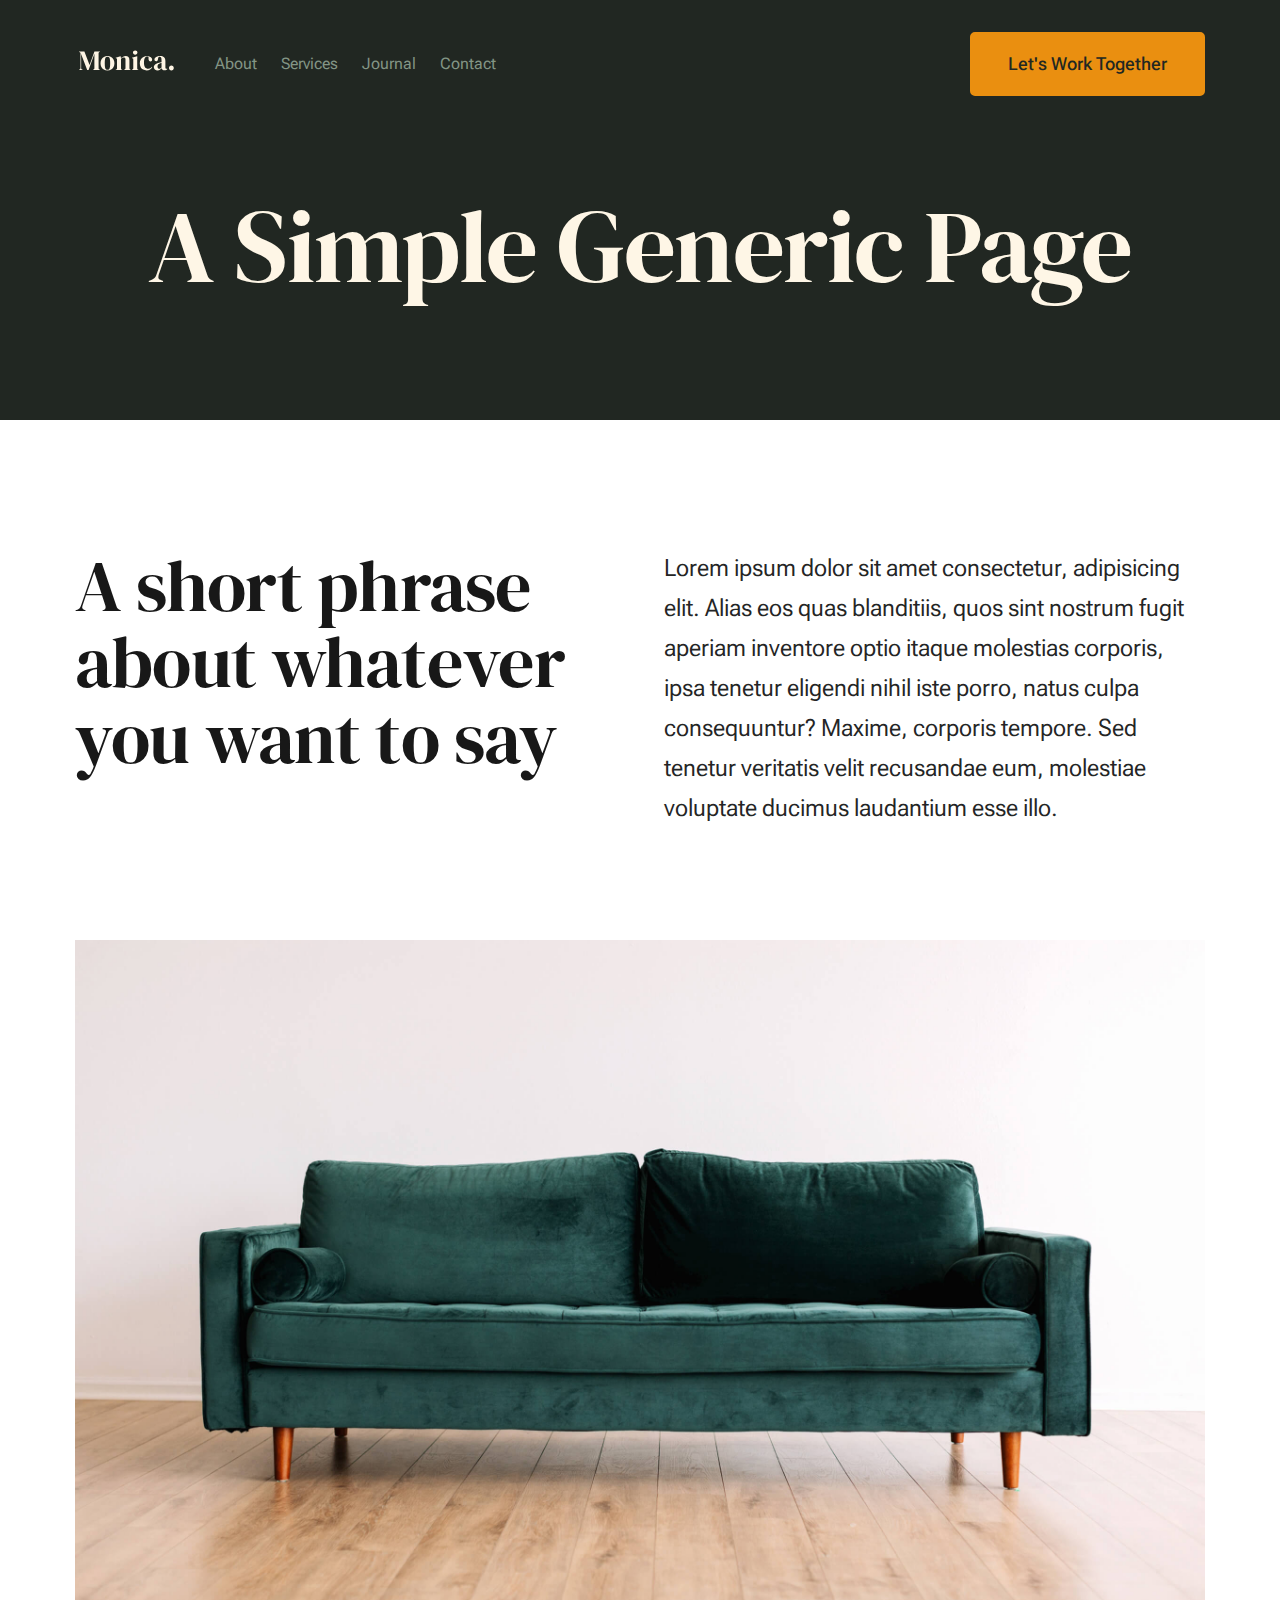
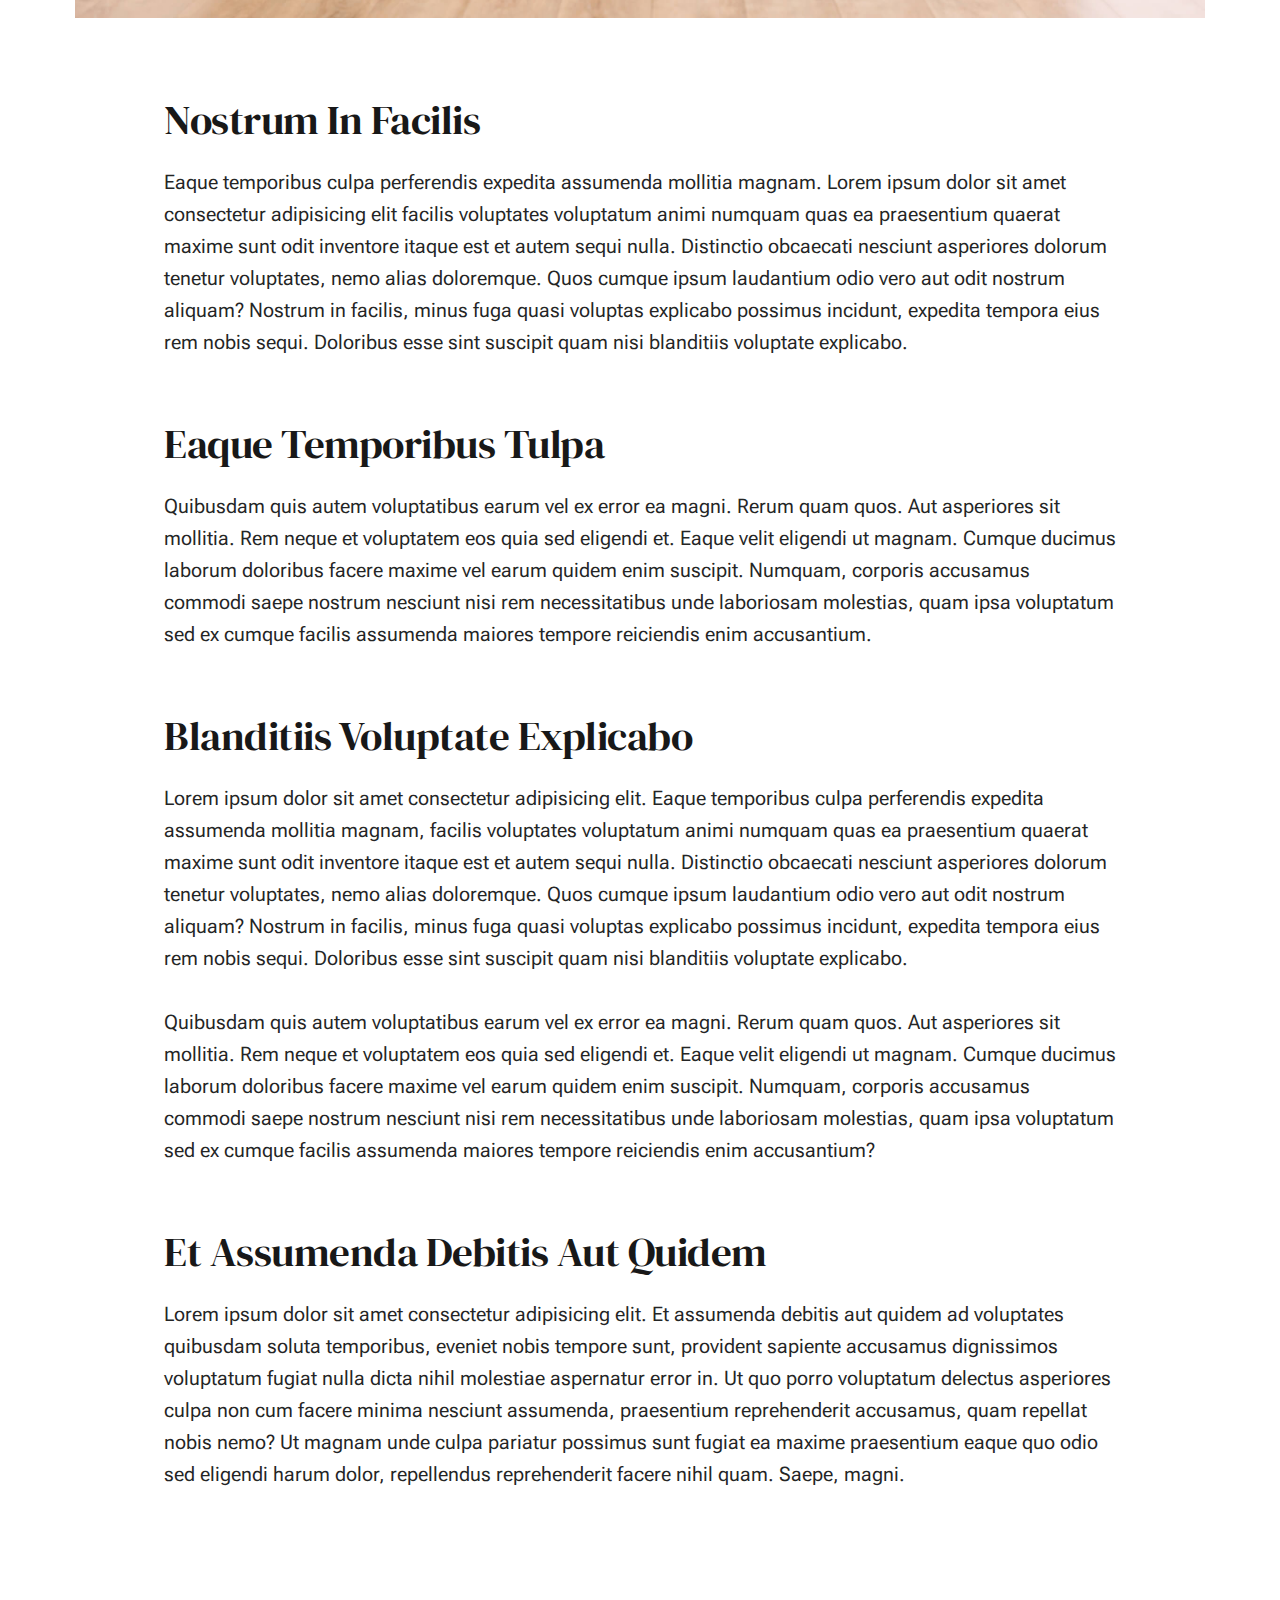
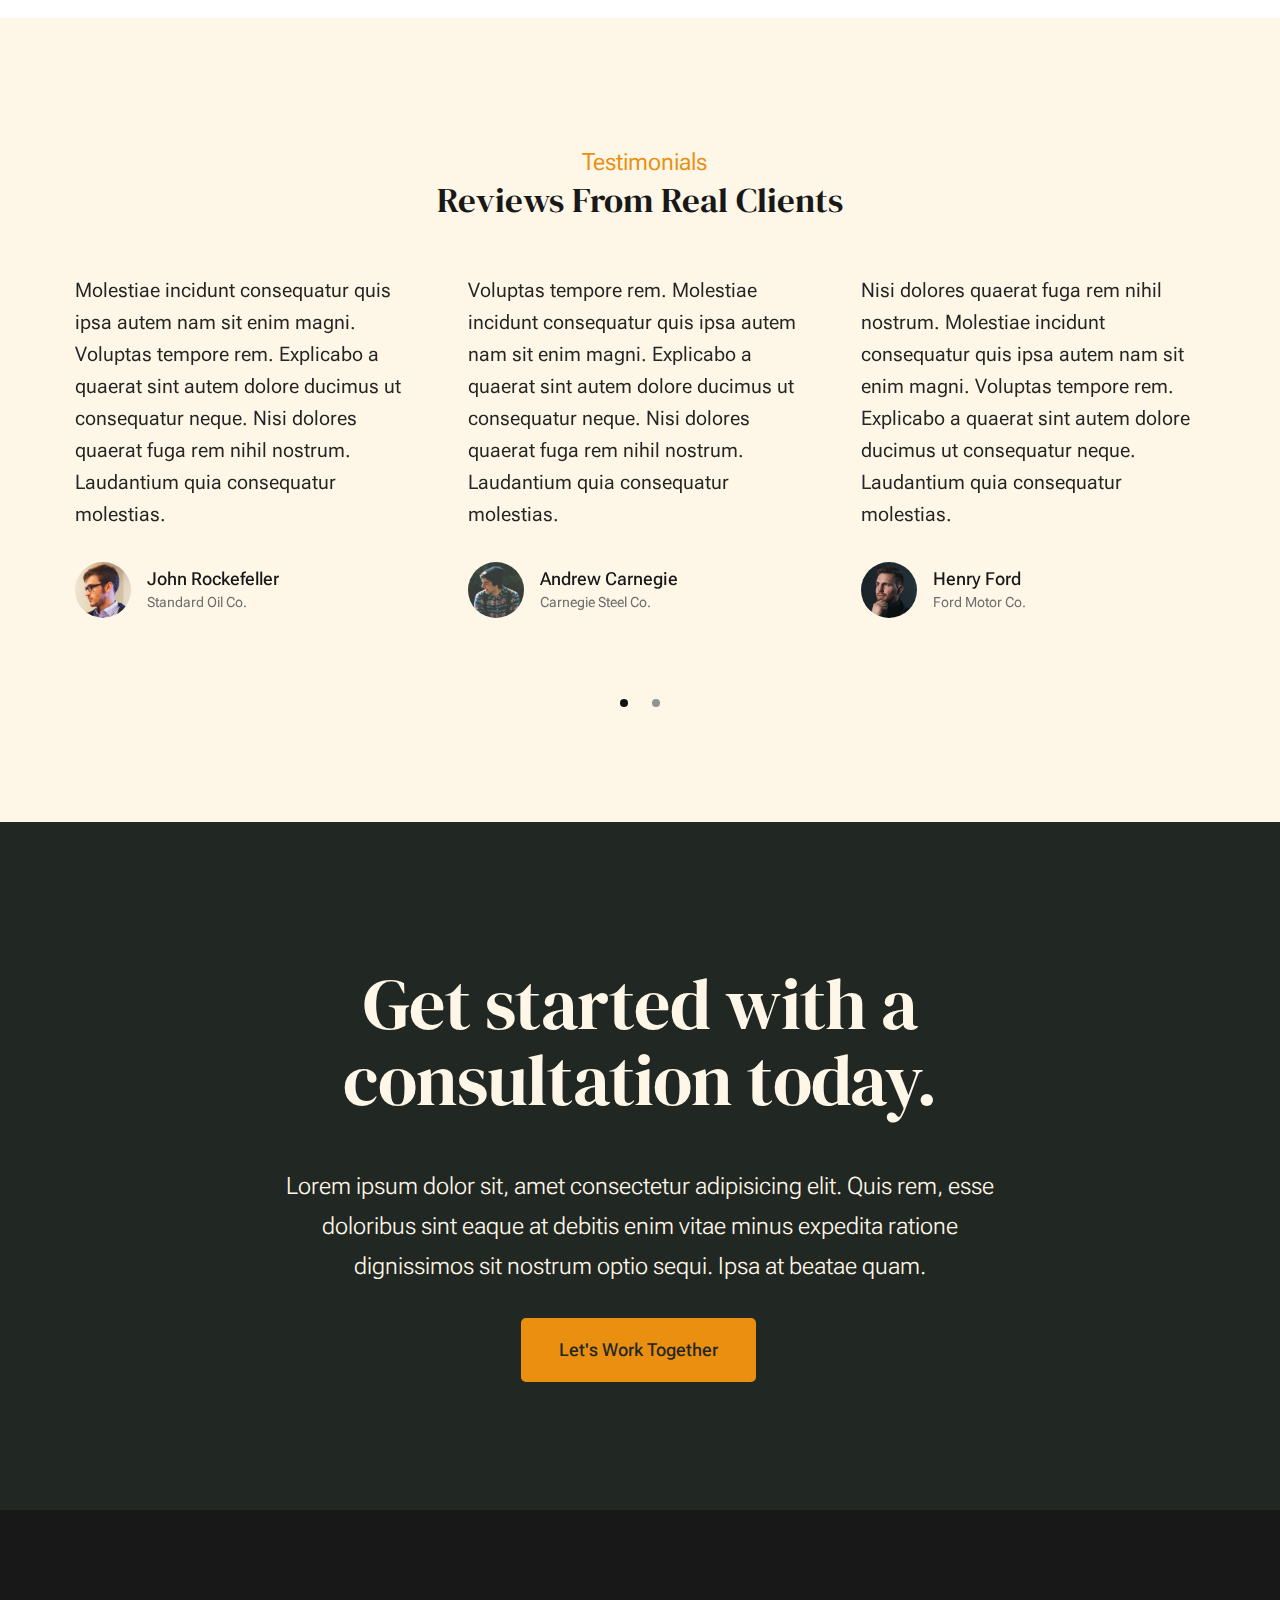
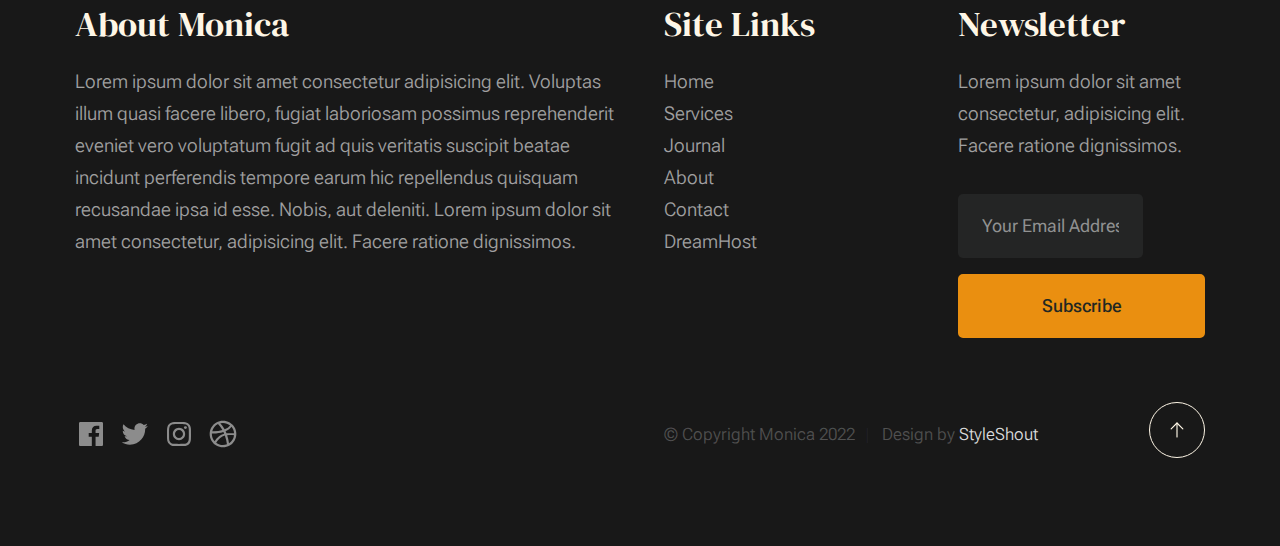
<file: generic.html>
<!DOCTYPE html>
<html lang="en" class="no-js" >
<head>

    <!--- basic page needs
    ================================================== -->
    <meta charset="utf-8">
    <meta name="viewport" content="width=device-width, initial-scale=1">
    <title>Generic - Monica</title>

    <script>
        document.documentElement.classList.remove('no-js');
        document.documentElement.classList.add('js');
    </script>

    <!-- CSS
    ================================================== -->
    <link rel="stylesheet" href="css/vendor.css">
    <link rel="stylesheet" href="css/styles.css">

    <!-- favicons
    ================================================== -->
    <link rel="apple-touch-icon" sizes="180x180" href="apple-touch-icon.png">
    <link rel="icon" type="image/png" sizes="32x32" href="favicon-32x32.png">
    <link rel="icon" type="image/png" sizes="16x16" href="favicon-16x16.png">
    <link rel="manifest" href="site.webmanifest">

</head>


<body id="top">


    <!-- preloader
    ================================================== -->
    <div id="preloader">
        <div id="loader" class="dots-fade">
            <div></div>
            <div></div>
            <div></div>
        </div>
    </div>


    <!-- page wrap
    ================================================== -->
    <div id="page" class="s-pagewrap">


        <!-- # site header 
        ================================================== -->
        <header class="s-header">

            <div class="row s-header__inner width-sixteen-col">

                <div class="s-header__block">
                    <div class="s-header__logo">
                        <a class="logo" href="index.html">
                            <img src="images/logo.svg" alt="Homepage">
                        </a>
                    </div>

                    <a class="s-header__menu-toggle" href="#0"><span>Menu</span></a>
                </div> <!-- end s-header__block -->

                <nav class="s-header__nav">
    
                    <ul class="s-header__menu-links">
                        <li><a href="about.html">About</a></li>
                        <li><a href="services.html">Services</a></li>
                        <li><a href="blog.html">Journal</a></li>
                        <li><a href="contact.html">Contact</a></li>
                    </ul> <!-- s-header__menu-links -->

                    <div class="s-header__contact">
                        <a href="contact.html" class="btn btn--primary s-header__contact-btn">Let's Work Together</a>                        
                    </div> <!-- s-header__contact -->
    
                </nav> <!-- end s-header__nav -->

            </div> <!-- end s-header__inner -->

        </header> <!-- end s-header -->


        <!-- # site main content
        ================================================== -->
        <section id="content" class="s-content">

               <section class="s-pageheader pageheader">
                    <div class="row">
                        <div class="column xl-12">
                            <h1 class="page-title">
                               A Simple Generic Page
                            </h1>
                            
                        </div>
                    </div>
               </section> <!-- end pageheader --> 

               <section class="s-pagecontent pagecontent">

                    <div class="row pageintro">
                        <div class="column xl-6 lg-12">
                            <h2 class="text-display-title">A short phrase about whatever you want to say</h2>
                        </div>
                        <div class="column xl-6 lg-12 u-flexitem-x-right">
                            <p class="lead">
                            Lorem ipsum dolor sit amet consectetur, adipisicing elit. Alias eos quas blanditiis, quos sint nostrum fugit aperiam 
                            inventore optio itaque molestias corporis, ipsa tenetur eligendi nihil iste porro, natus culpa consequuntur? Maxime, 
                            corporis tempore. Sed tenetur veritatis velit recusandae eum, molestiae voluptate ducimus laudantium esse illo. 
                            </p>
                        </div>                       
                    </div> <!-- end pageintro -->   
                    
                    <div class="row pagemedia">
                        <d class="column xl-12">
                            <figure class="page-media">                                
                                <img src="images/sample-1200.jpg" 
                                     srcset="images/sample-2400.jpg 2400w, 
                                             images/sample-1200.jpg 1200w, 
                                             images/sample-600.jpg 600w" sizes="(max-width: 2400px) 100vw, 2400px" alt="">
                            </figure>
                        </d>
                    </div> <!-- end pagemedia -->

                    <div class="row width-narrower pagemain">
                        <div class="column xl-12"> 

                            <h2>Nostrum In Facilis</h2>
                            <p>
                            Eaque temporibus culpa perferendis expedita assumenda mollitia magnam. Lorem ipsum dolor sit amet consectetur adipisicing elit
                            facilis voluptates voluptatum animi numquam quas ea praesentium quaerat maxime sunt odit inventore itaque est et autem sequi nulla. 
                            Distinctio obcaecati nesciunt asperiores dolorum tenetur voluptates, nemo alias doloremque. Quos cumque ipsum laudantium odio vero 
                            aut odit nostrum aliquam? Nostrum in facilis, minus fuga quasi voluptas explicabo possimus incidunt, expedita tempora eius rem nobis sequi. 
                            Doloribus esse sint suscipit quam nisi blanditiis voluptate explicabo.
                            </p>

                            <h2>Eaque Temporibus Tulpa</h2>

                            <p>
                            Quibusdam quis autem voluptatibus earum vel ex error ea magni. Rerum quam quos. Aut asperiores sit mollitia. Rem neque et voluptatem 
                            eos quia sed eligendi et. Eaque velit eligendi ut magnam. Cumque ducimus laborum doloribus facere maxime vel earum quidem enim suscipit. 
                            Numquam, corporis accusamus commodi saepe nostrum nesciunt nisi rem necessitatibus unde laboriosam molestias, quam ipsa voluptatum sed 
                            ex cumque facilis assumenda maiores tempore reiciendis enim accusantium.
                            </p>

                            <h2>Blanditiis Voluptate Explicabo</h2>
                            <p>
                            Lorem ipsum dolor sit amet consectetur adipisicing elit. Eaque temporibus culpa perferendis expedita assumenda mollitia magnam, 
                            facilis voluptates voluptatum animi numquam quas ea praesentium quaerat maxime sunt odit inventore itaque est et autem sequi nulla. 
                            Distinctio obcaecati nesciunt asperiores dolorum tenetur voluptates, nemo alias doloremque. Quos cumque ipsum laudantium odio vero aut 
                            odit nostrum aliquam? Nostrum in facilis, minus fuga quasi voluptas explicabo possimus incidunt, expedita tempora eius rem nobis sequi. 
                            Doloribus esse sint suscipit quam nisi blanditiis voluptate explicabo.
                            </p>

                            <p>
                            Quibusdam quis autem voluptatibus earum vel ex error ea magni. Rerum quam quos. Aut asperiores sit mollitia. Rem neque et voluptatem 
                            eos quia sed eligendi et. Eaque velit eligendi ut magnam. Cumque ducimus laborum doloribus facere maxime vel earum quidem enim suscipit. 
                            Numquam, corporis accusamus commodi saepe nostrum nesciunt nisi rem necessitatibus unde laboriosam molestias, quam ipsa voluptatum sed 
                            ex cumque facilis assumenda maiores tempore reiciendis enim accusantium?
                            </p>                   

                            <h2>Et Assumenda Debitis Aut Quidem</h2>
                            <p>
                            Lorem ipsum dolor sit amet consectetur adipisicing elit. Et assumenda debitis aut quidem ad voluptates quibusdam soluta temporibus, 
                            eveniet nobis tempore sunt, provident sapiente accusamus dignissimos voluptatum fugiat nulla dicta nihil molestiae aspernatur error in. 
                            Ut quo porro voluptatum delectus asperiores culpa non cum facere minima nesciunt assumenda, praesentium reprehenderit accusamus, quam 
                            repellat nobis nemo? Ut magnam unde culpa pariatur possimus sunt fugiat ea maxime praesentium eaque quo odio sed eligendi harum dolor, 
                            repellendus reprehenderit facere nihil quam. Saepe, magni.
                            </p>

                        </div> <!-- end grid-block-->
                    </div> <!-- end pagemain -->

               </section> <!-- pagecontent -->

               <section class="s-testimonials">

                    <div class="s-testimonials__header row row-x-center text-center">
                        <div class="column xl-8 lg-12">
        
                            <p class="text-pretitle">
                            Testimonials
                            </p>
                            <h3>
                            Reviews From Real Clients
                            </h3>                        
        
                        </div>
                    </div> <!--end s-testimonials__header -->

                    <div class="row s-testimonials__content">
                        <div class="column xl-12 testimonials">

                            <div class="swiper-container testimonials__slider page-slider">

                                <div class="swiper-wrapper">
                                    <div class="testimonials__slide swiper-slide">
                                        <p>
                                        Molestiae incidunt consequatur quis ipsa autem nam sit enim magni. Voluptas tempore rem. 
                                        Explicabo a quaerat sint autem dolore ducimus ut consequatur neque. Nisi dolores quaerat fuga rem nihil nostrum.
                                        Laudantium quia consequatur molestias.
                                        </p>
                                        <div class="testimonials__author">
                                            <img src="images/avatars/user-01.jpg" alt="Author image" class="testimonials__avatar">
                                            <cite class="testimonials__cite">
                                                <strong>John Rockefeller</strong>
                                                <span>Standard Oil Co.</span>
                                            </cite>
                                        </div>
                                    </div>
                                    <div class="testimonials__slide swiper-slide">
                                        <p>
                                        Voluptas tempore rem. Molestiae incidunt consequatur quis ipsa autem nam sit enim magni. 
                                        Explicabo a quaerat sint autem dolore ducimus ut consequatur neque. Nisi dolores quaerat fuga rem nihil nostrum.
                                        Laudantium quia consequatur molestias.
                                        </p>
                                        <div class="testimonials__author">
                                            <img src="images/avatars/user-04.jpg" alt="Author image" class="testimonials__avatar">
                                            <cite class="testimonials__cite">
                                                <strong>Andrew Carnegie</strong>
                                                <span>Carnegie Steel Co.</span>
                                            </cite>
                                        </div>
                                    </div>
                                    <div class="testimonials__slide swiper-slide">
                                        <p>
                                        Nisi dolores quaerat fuga rem nihil nostrum. Molestiae incidunt consequatur quis ipsa autem nam sit enim magni. 
                                        Voluptas tempore rem. Explicabo a quaerat sint autem dolore ducimus ut consequatur neque. 
                                        Laudantium quia consequatur molestias.
                                        </p>
                                        <div class="testimonials__author">
                                            <img src="images/avatars/user-06.jpg" alt="Author image" class="testimonials__avatar">
                                            <cite class="testimonials__cite">
                                                <strong>Henry Ford</strong>
                                                <span>Ford Motor Co.</span>
                                            </cite>
                                        </div>
                                    </div>
                                    <div class="testimonials__slide swiper-slide">
                                        <p>
                                        Molestiae incidunt consequatur quis ipsa autem nam sit enim magni. Voluptas tempore rem. 
                                        Explicabo a quaerat sint autem dolore ducimus ut consequatur neque. Nisi dolores quaerat fuga rem nihil nostrum.
                                        Laudantium quia consequatur molestias.
                                        </p>
                                        <div class="testimonials__author">
                                            <img src="images/avatars/user-02.jpg" alt="Author image" class="testimonials__avatar">
                                            <cite class="testimonials__cite">
                                                <strong>John Morgan</strong>
                                                <span>JP Morgan & Co.</span>
                                            </cite>
                                        </div>
                                    </div> 
                                </div> <!-- end swiper-wrapper --> 

                                <div class="swiper-pagination"></div>

                            </div> <!--end testimonials__slider --> 

                        </div> <!-- testimonials -->
                    </div> <!--end s-testimonials__content -->

               </section> <!-- end s-testimonials -->

        </section> <!-- s-content-->

        <!-- # cta
        ================================================== -->
        <section id="cta" class="s-cta">

            <div class="row row-x-center text-center">
                <div class="column xl-8 lg-12">

                    <div class="s-cta__content">
                        <h2 class="text-display-title">
                        Get started with a consultation today.
                        </h2>
                        <p class="lead">
                        Lorem ipsum dolor sit, amet consectetur adipisicing elit. Quis rem, esse doloribus sint eaque at debitis enim vitae minus expedita ratione dignissimos sit nostrum optio sequi. Ipsa at beatae quam.
                        </p>
                        <a href="contact.html" class="btn btn--primary">Let's Work Together</a>
                    </div>

                </div>
            </div>

        </section> <!-- end s-cta -->


        <!-- # footer 
        ================================================== -->
        <footer class="s-footer">
            <div class="row s-footer__content">
                <div class="column xl-6 lg-6 md-12 s-footer__block s-footer__about">                    
                    <h3>About Monica</h3>
                    <p>
                    Lorem ipsum dolor sit amet consectetur adipisicing elit. Voluptas illum quasi facere libero, 
                    fugiat laboriosam possimus reprehenderit eveniet vero voluptatum fugit ad quis veritatis suscipit beatae 
                    incidunt perferendis tempore earum hic repellendus quisquam recusandae ipsa id esse. Nobis, aut deleniti.
                    Lorem ipsum dolor sit amet consectetur, adipisicing elit. Facere ratione dignissimos.
                    </p>               
                </div>                
                <div class="column xl-3 lg-6 md-12 s-footer__block s-footer__site-links">
                    <h3>Site Links</h3>
                    <ul class="link-list">
                        <li><a href="index.html">Home</a></li>
                        <li><a href="services.html">Services</a></li>
                        <li><a href="blog.html">Journal</a></li>
                        <li><a href="about.html">About</a></li>
                        <li><a href="contact.html">Contact</a></li>
                        <li><a href="https://www.dreamhost.com/r.cgi?287326">DreamHost</a></li>
                    </ul>
                </div>
                <div class="column xl-3 lg-6 md-12 tab-12 s-footer__block s-footer__newsletter">
                    <h3>Newsletter</h3>

                    <p>
                    Lorem ipsum dolor sit amet consectetur, adipisicing elit. Facere ratione dignissimos.
                    </p>

                    <div class="subscribe-form">
                        <form id="mc-form" class="mc-form">
                            <input type="email" name="EMAIL" id="mce-EMAIL" class="u-fullwidth text-center" placeholder="Your Email Address" title="The domain portion of the email address is invalid (the portion after the @)." pattern="^([^\x00-\x20\x22\x28\x29\x2c\x2e\x3a-\x3c\x3e\x40\x5b-\x5d\x7f-\xff]+|\x22([^\x0d\x22\x5c\x80-\xff]|\x5c[\x00-\x7f])*\x22)(\x2e([^\x00-\x20\x22\x28\x29\x2c\x2e\x3a-\x3c\x3e\x40\x5b-\x5d\x7f-\xff]+|\x22([^\x0d\x22\x5c\x80-\xff]|\x5c[\x00-\x7f])*\x22))*\x40([^\x00-\x20\x22\x28\x29\x2c\x2e\x3a-\x3c\x3e\x40\x5b-\x5d\x7f-\xff]+|\x5b([^\x0d\x5b-\x5d\x80-\xff]|\x5c[\x00-\x7f])*\x5d)(\x2e([^\x00-\x20\x22\x28\x29\x2c\x2e\x3a-\x3c\x3e\x40\x5b-\x5d\x7f-\xff]+|\x5b([^\x0d\x5b-\x5d\x80-\xff]|\x5c[\x00-\x7f])*\x5d))*(\.\w{2,})+$" required>
                            <input type="submit" name="subscribe" value="Subscribe" class="btn btn--primary btn--small u-fullwidth">
                            <!-- <div style="position: absolute; left: -5000px;" aria-hidden="true"><input type="text" name="b_cdb7b577e41181934ed6a6a44_9a91cfe7b3" tabindex="-1" value=""></div> -->
                            <div class="mc-status"></div>
                        </form>
                    </div>
                </div>
            </div>    
            
            <div class="row s-footer__bottom">
                <div class="column xl-6 lg-12">
                    <ul class="s-footer__social social-list">
                        <li>
                            <a href="#0">
                                <svg xmlns="http://www.w3.org/2000/svg" width="24" height="24" viewBox="0 0 24 24" style="fill:rgba(0, 0, 0, 1);transform:;-ms-filter:"><path d="M20,3H4C3.447,3,3,3.448,3,4v16c0,0.552,0.447,1,1,1h8.615v-6.96h-2.338v-2.725h2.338v-2c0-2.325,1.42-3.592,3.5-3.592 c0.699-0.002,1.399,0.034,2.095,0.107v2.42h-1.435c-1.128,0-1.348,0.538-1.348,1.325v1.735h2.697l-0.35,2.725h-2.348V21H20 c0.553,0,1-0.448,1-1V4C21,3.448,20.553,3,20,3z"></path></svg>
                                <span class="u-screen-reader-text">Facebook</span>
                            </a>
                        </li>
                        <li>
                            <a href="#0">
                                <svg xmlns="http://www.w3.org/2000/svg" width="24" height="24" viewBox="0 0 24 24" style="fill:rgba(0, 0, 0, 1);transform:;-ms-filter:"><path d="M19.633,7.997c0.013,0.175,0.013,0.349,0.013,0.523c0,5.325-4.053,11.461-11.46,11.461c-2.282,0-4.402-0.661-6.186-1.809 c0.324,0.037,0.636,0.05,0.973,0.05c1.883,0,3.616-0.636,5.001-1.721c-1.771-0.037-3.255-1.197-3.767-2.793 c0.249,0.037,0.499,0.062,0.761,0.062c0.361,0,0.724-0.05,1.061-0.137c-1.847-0.374-3.23-1.995-3.23-3.953v-0.05 c0.537,0.299,1.16,0.486,1.82,0.511C3.534,9.419,2.823,8.184,2.823,6.787c0-0.748,0.199-1.434,0.548-2.032 c1.983,2.443,4.964,4.04,8.306,4.215c-0.062-0.3-0.1-0.611-0.1-0.923c0-2.22,1.796-4.028,4.028-4.028 c1.16,0,2.207,0.486,2.943,1.272c0.91-0.175,1.782-0.512,2.556-0.973c-0.299,0.935-0.936,1.721-1.771,2.22 c0.811-0.088,1.597-0.312,2.319-0.624C21.104,6.712,20.419,7.423,19.633,7.997z"></path></svg>
                                <span class="u-screen-reader-text">Twitter</span>
                            </a>
                        </li>
                        <li>
                            <a href="#0">
                                <svg xmlns="http://www.w3.org/2000/svg" width="24" height="24" viewBox="0 0 24 24" style="fill:rgba(0, 0, 0, 1);transform:;-ms-filter:"><path d="M11.999,7.377c-2.554,0-4.623,2.07-4.623,4.623c0,2.554,2.069,4.624,4.623,4.624c2.552,0,4.623-2.07,4.623-4.624 C16.622,9.447,14.551,7.377,11.999,7.377L11.999,7.377z M11.999,15.004c-1.659,0-3.004-1.345-3.004-3.003 c0-1.659,1.345-3.003,3.004-3.003s3.002,1.344,3.002,3.003C15.001,13.659,13.658,15.004,11.999,15.004L11.999,15.004z"></path><circle cx="16.806" cy="7.207" r="1.078"></circle><path d="M20.533,6.111c-0.469-1.209-1.424-2.165-2.633-2.632c-0.699-0.263-1.438-0.404-2.186-0.42 c-0.963-0.042-1.268-0.054-3.71-0.054s-2.755,0-3.71,0.054C7.548,3.074,6.809,3.215,6.11,3.479C4.9,3.946,3.945,4.902,3.477,6.111 c-0.263,0.7-0.404,1.438-0.419,2.186c-0.043,0.962-0.056,1.267-0.056,3.71c0,2.442,0,2.753,0.056,3.71 c0.015,0.748,0.156,1.486,0.419,2.187c0.469,1.208,1.424,2.164,2.634,2.632c0.696,0.272,1.435,0.426,2.185,0.45 c0.963,0.042,1.268,0.055,3.71,0.055s2.755,0,3.71-0.055c0.747-0.015,1.486-0.157,2.186-0.419c1.209-0.469,2.164-1.424,2.633-2.633 c0.263-0.7,0.404-1.438,0.419-2.186c0.043-0.962,0.056-1.267,0.056-3.71s0-2.753-0.056-3.71C20.941,7.57,20.801,6.819,20.533,6.111z M19.315,15.643c-0.007,0.576-0.111,1.147-0.311,1.688c-0.305,0.787-0.926,1.409-1.712,1.711c-0.535,0.199-1.099,0.303-1.67,0.311 c-0.95,0.044-1.218,0.055-3.654,0.055c-2.438,0-2.687,0-3.655-0.055c-0.569-0.007-1.135-0.112-1.669-0.311 c-0.789-0.301-1.414-0.923-1.719-1.711c-0.196-0.534-0.302-1.099-0.311-1.669c-0.043-0.95-0.053-1.218-0.053-3.654 c0-2.437,0-2.686,0.053-3.655c0.007-0.576,0.111-1.146,0.311-1.687c0.305-0.789,0.93-1.41,1.719-1.712 c0.534-0.198,1.1-0.303,1.669-0.311c0.951-0.043,1.218-0.055,3.655-0.055c2.437,0,2.687,0,3.654,0.055 c0.571,0.007,1.135,0.112,1.67,0.311c0.786,0.303,1.407,0.925,1.712,1.712c0.196,0.534,0.302,1.099,0.311,1.669 c0.043,0.951,0.054,1.218,0.054,3.655c0,2.436,0,2.698-0.043,3.654H19.315z"></path></svg>
                                <span class="u-screen-reader-text">Instagram</span>
                            </a>
                        </li>
                        <li>
                            <a href="#0">
                                <svg xmlns="http://www.w3.org/2000/svg" width="24" height="24" viewBox="0 0 24 24" style="fill: rgba(0, 0, 0, 1);transform: ;msFilter:;"><path d="M20.66 6.98a9.932 9.932 0 0 0-3.641-3.64C15.486 2.447 13.813 2 12 2s-3.486.447-5.02 1.34c-1.533.893-2.747 2.107-3.64 3.64S2 10.187 2 12s.446 3.487 1.34 5.02a9.924 9.924 0 0 0 3.641 3.64C8.514 21.553 10.187 22 12 22s3.486-.447 5.02-1.34a9.932 9.932 0 0 0 3.641-3.64C21.554 15.487 22 13.813 22 12s-.446-3.487-1.34-5.02zM12 3.66c2 0 3.772.64 5.32 1.919-.92 1.174-2.286 2.14-4.1 2.9-1.002-1.813-2.088-3.327-3.261-4.54A7.715 7.715 0 0 1 12 3.66zM5.51 6.8a8.116 8.116 0 0 1 2.711-2.22c1.212 1.201 2.325 2.7 3.34 4.5-2 .6-4.114.9-6.341.9-.573 0-1.006-.013-1.3-.04A8.549 8.549 0 0 1 5.51 6.8zM3.66 12c0-.054.003-.12.01-.2.007-.08.01-.146.01-.2.254.014.641.02 1.161.02 2.666 0 5.146-.367 7.439-1.1.187.373.381.793.58 1.26-1.32.293-2.674 1.006-4.061 2.14S6.4 16.247 5.76 17.5c-1.4-1.587-2.1-3.42-2.1-5.5zM12 20.34c-1.894 0-3.594-.587-5.101-1.759.601-1.187 1.524-2.322 2.771-3.401 1.246-1.08 2.483-1.753 3.71-2.02a29.441 29.441 0 0 1 1.56 6.62 8.166 8.166 0 0 1-2.94.56zm7.08-3.96a8.351 8.351 0 0 1-2.58 2.621c-.24-2.08-.7-4.107-1.379-6.081.932-.066 1.765-.1 2.5-.1.799 0 1.686.034 2.659.1a8.098 8.098 0 0 1-1.2 3.46zm-1.24-5c-1.16 0-2.233.047-3.22.14a27.053 27.053 0 0 0-.68-1.62c2.066-.906 3.532-2.006 4.399-3.3 1.2 1.414 1.854 3.027 1.96 4.84-.812-.04-1.632-.06-2.459-.06z"></path></svg>
                                <span class="u-screen-reader-text">Dribbble</span>
                            </a>
                        </li>
                    </ul> <!-- end s-footer__social -->
                </div>
                <div class="column xl-6 lg-12">
                    <p class="ss-copyright">
                        <span>© Copyright Monica 2022</span> 
                        <span>Design by <a href="https://www.styleshout.com/">StyleShout</a></span>
                    </p>
                </div>

                <div class="ss-go-top">
                    <a class="smoothscroll" title="Back to Top" href="#top">
                        <svg xmlns="http://www.w3.org/2000/svg" viewBox="0 0 24 24" width="36" height="36" fill="none" stroke="#ffffff" stroke-width="1" stroke-linecap="round" stroke-linejoin="round">&lt;!--!  Atomicons Free 1.00 by @atisalab License - https://atomicons.com/license/ (Icons: CC BY 4.0) Copyright 2021 Atomicons --&gt;<polyline points="17 11 12 6 7 11"></polyline><line x1="12" y1="18" x2="12" y2="6"></line></svg>
                    </a>
                </div> <!-- end ss-go-top -->
            </div>
            
        </footer> <!-- end s-footer -->

    </div> <!-- end page-wrap -->

    <!-- Java Script
    ================================================== -->
    <script src="js/plugins.js"></script>
    <script src="js/main.js"></script>

</body>
</html>
</file>
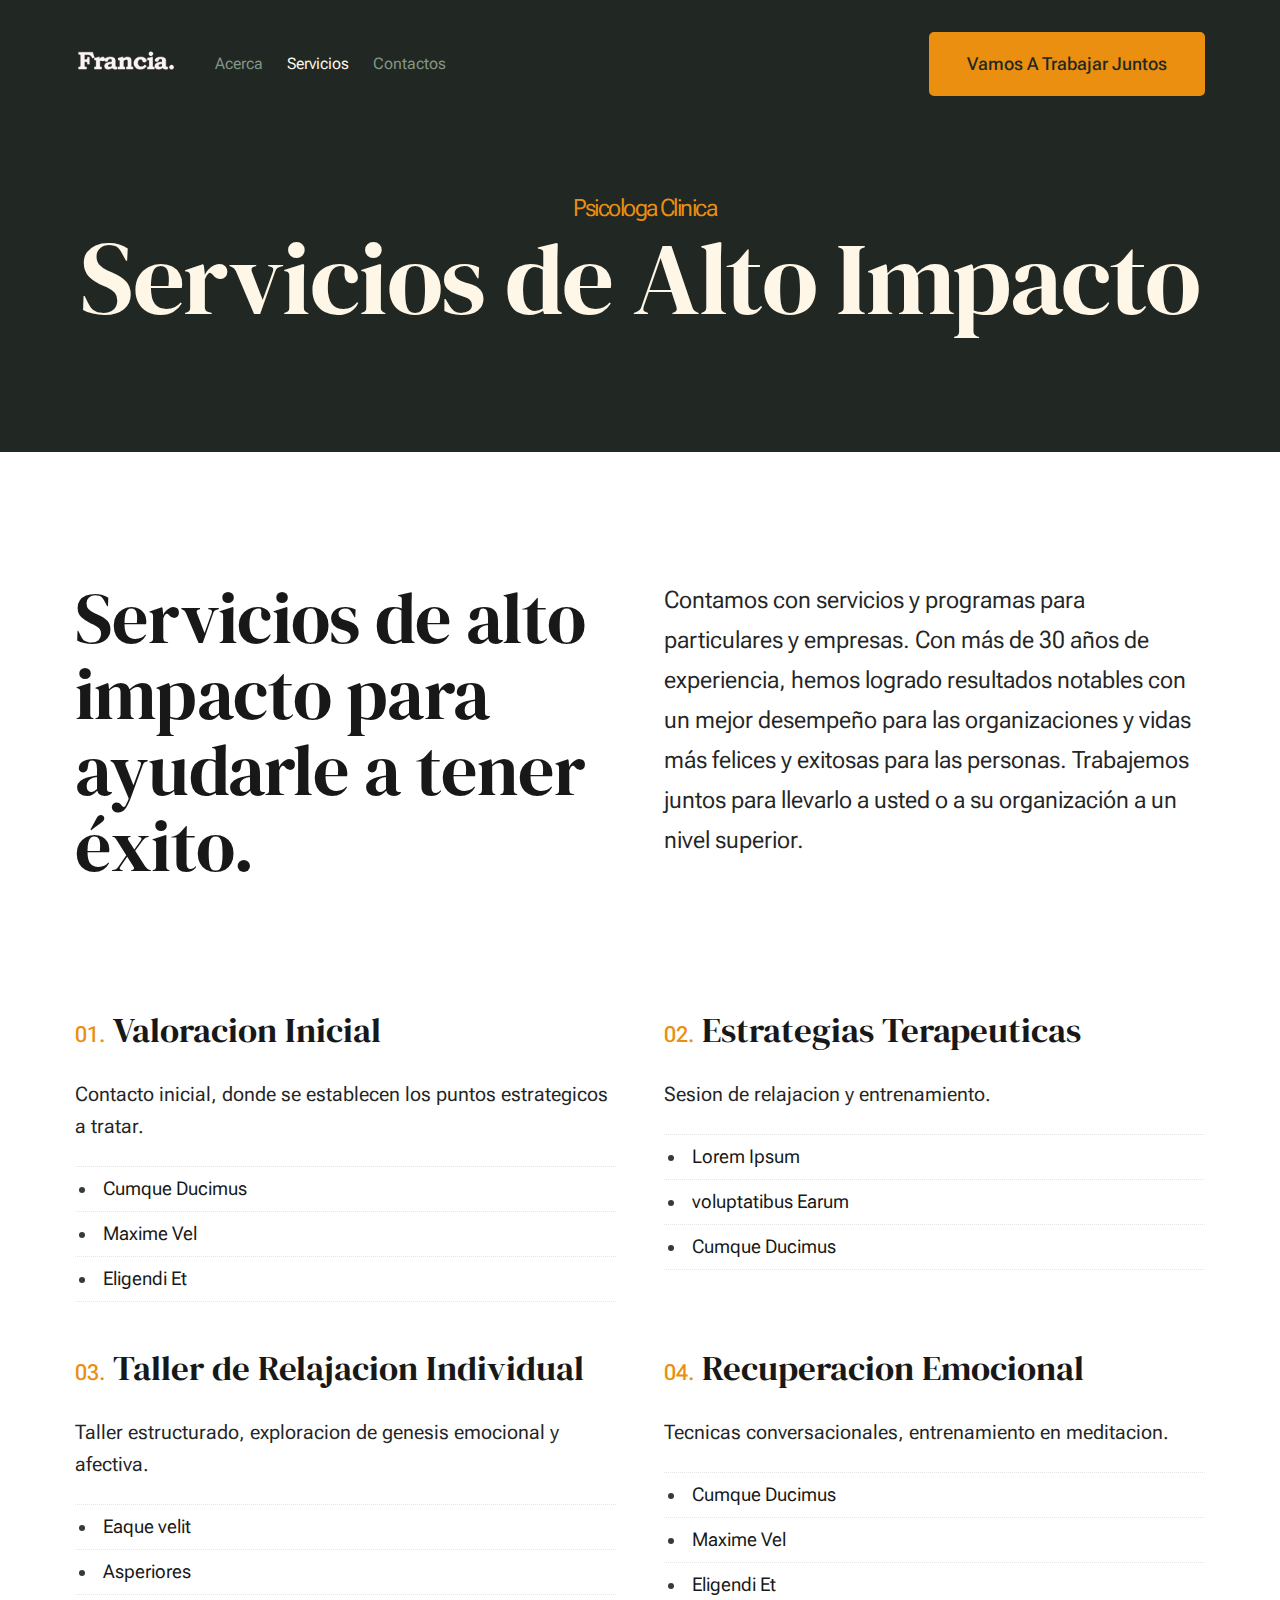
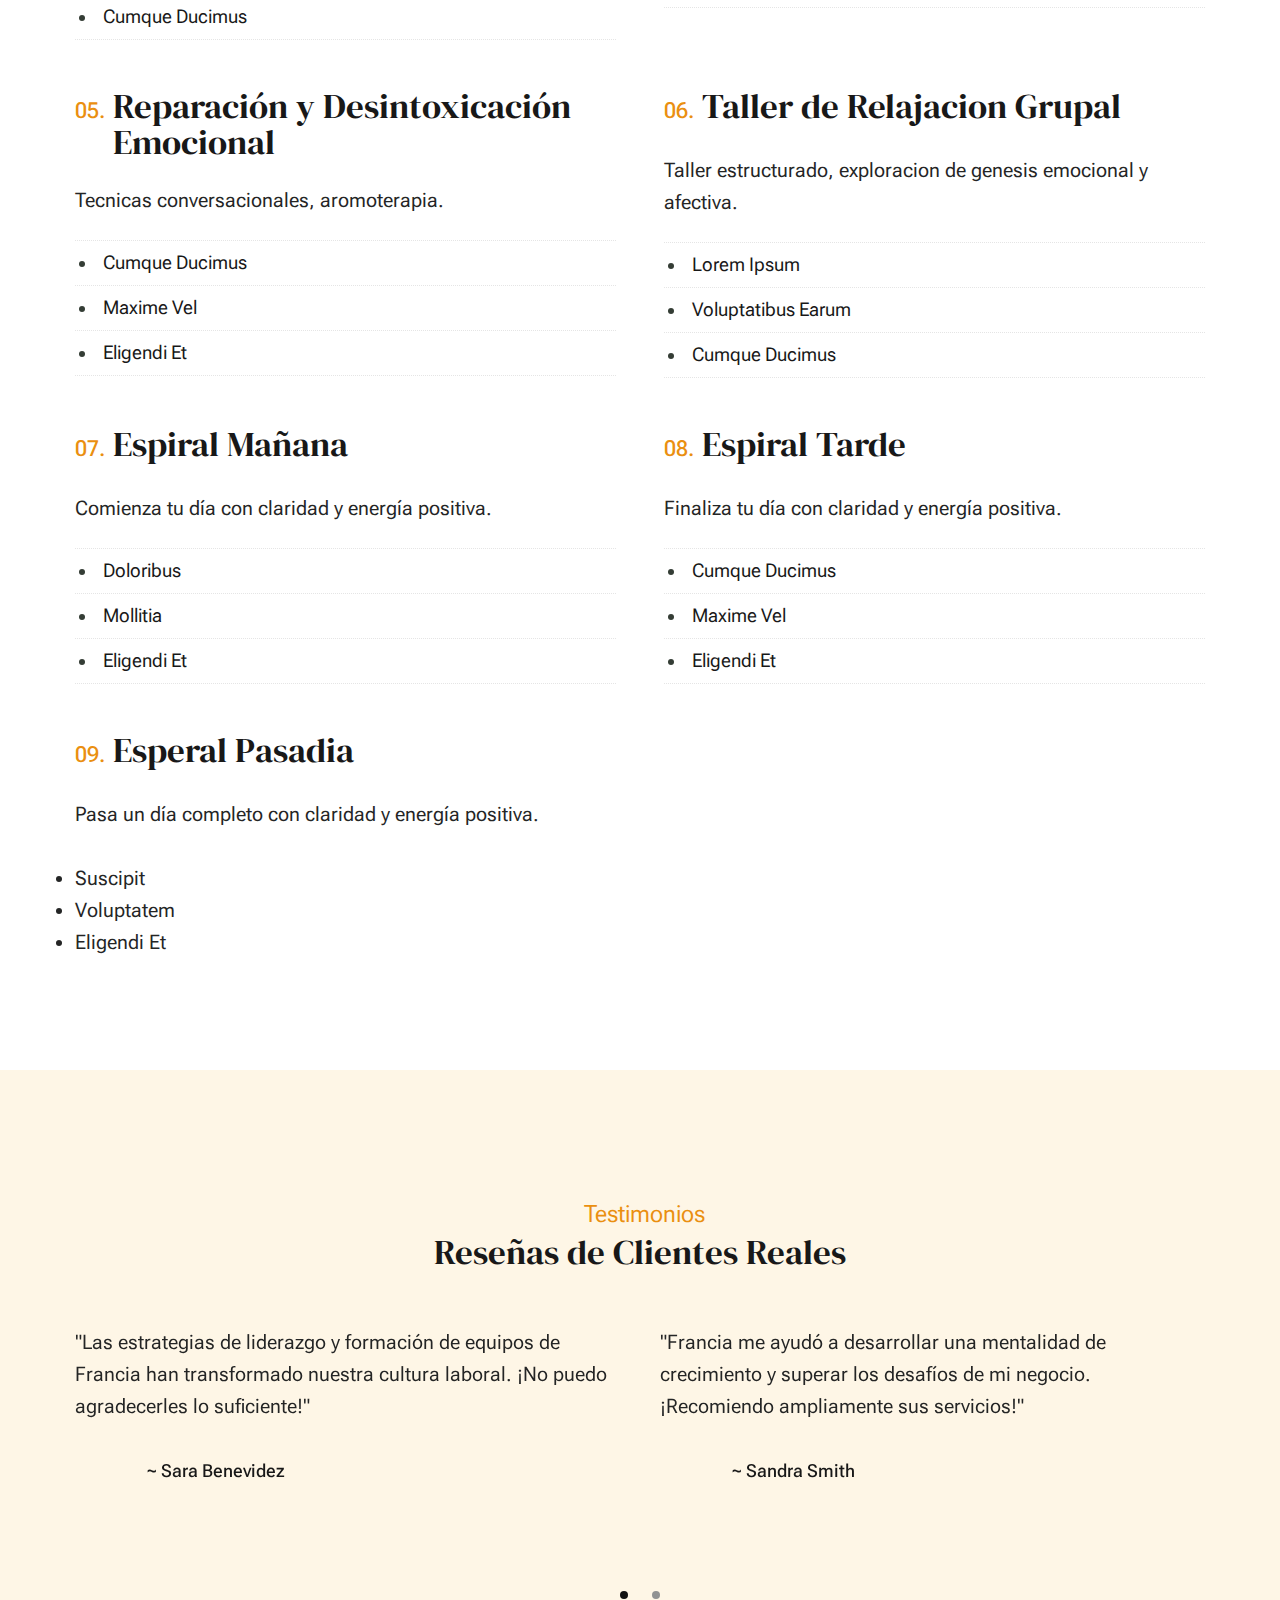
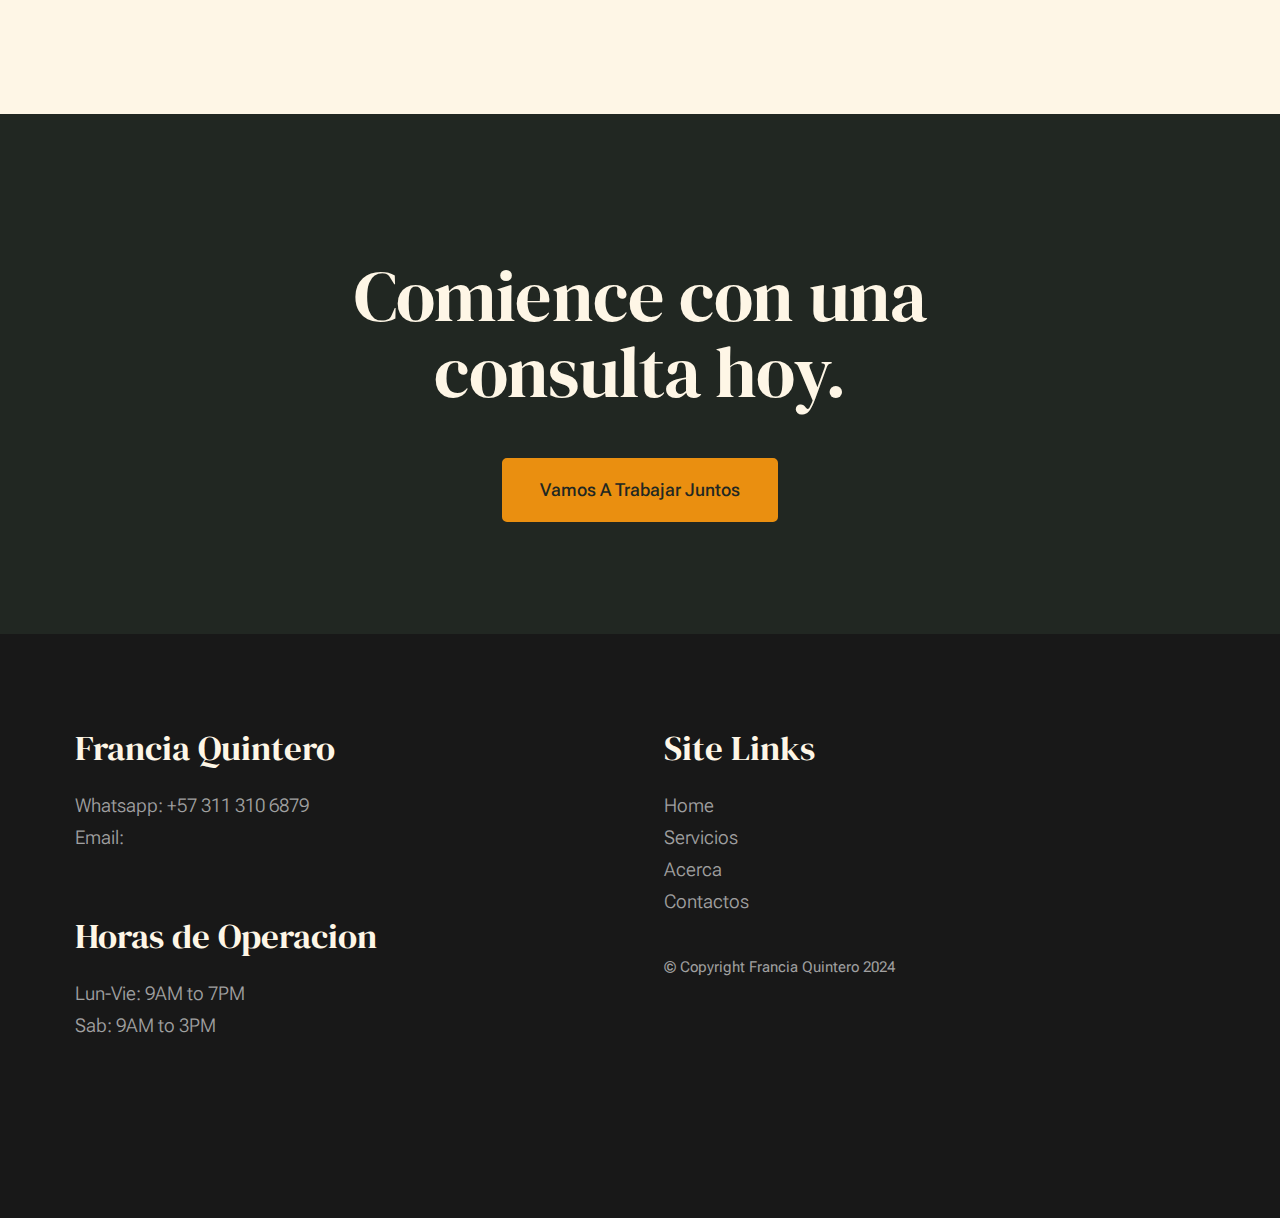
<file: services.html>
<!DOCTYPE html>
<html lang="en" class="no-js" >
<head>

    <!--- basic page needs
    ================================================== -->
    <meta charset="utf-8">
    <meta name="viewport" content="width=device-width, initial-scale=1">
    <title>Servicios - Francia Quintero</title>

    <script>
        document.documentElement.classList.remove('no-js');
        document.documentElement.classList.add('js');
    </script>

    <!-- CSS
    ================================================== -->
    <link rel="stylesheet" href="css/vendor.css">
    <link rel="stylesheet" href="css/styles.css">

    <!-- favicons
    ================================================== -->
    <link rel="apple-touch-icon" sizes="180x180" href="apple-touch-icon.png">
    <!--<link rel="icon" type="image/png" sizes="32x32" href="favicon-32x32.png">
    <link rel="icon" type="image/png" sizes="16x16" href="favicon-16x16.png">-->
    <link rel="manifest" href="site.webmanifest">

</head>


<body id="top">


    <!-- preloader
    ================================================== -->
    <div id="preloader">
        <div id="loader" class="dots-fade">
            <div></div>
            <div></div>
            <div></div>
        </div>
    </div>


    <!-- page wrap
    ================================================== -->
    <div id="page" class="s-pagewrap">

        <!-- # site header 
        ================================================== -->
        <header class="s-header">

            <div class="row s-header__inner width-sixteen-col">

                <div class="s-header__block">
                    <div class="s-header__logo">
                        <a class="logo" href="index.html">
                            <img src="images/logo.png" alt="Homepage">
                        </a>
                    </div>

                    <a class="s-header__menu-toggle" href="#0"><span>Menu</span></a>
                </div> <!-- end s-header__block -->

                <nav class="s-header__nav">
    
                    <ul class="s-header__menu-links">
                        <li><a href="about.html">Acerca</a></li>
                        <li class="current"><a href="services.html">Servicios</a></li>
                        <li><a href="contact.html">Contactos</a></li>
                    </ul> <!-- s-header__menu-links -->

                    <div class="s-header__contact">
                        <a href="https://wa.me/573113106879" class="btn btn--primary s-header__contact-btn">Vamos A Trabajar Juntos</a>                        
                    </div> <!-- s-header__contact -->
    
                </nav> <!-- end s-header__nav -->

            </div> <!-- end s-header__inner -->

        </header> <!-- end s-header -->

        <!-- # site main content
        ================================================== -->
        <section id="content" class="s-content">

               <section class="s-pageheader pageheader">
                    <div class="row">
                        <div class="column xl-12">
                            <h1 class="page-title">
                                <span class="page-title__small-type text-pretitle">Psicologa Clinica</span>
                                Servicios de Alto Impacto
                            </h1>
                            
                        </div>
                    </div>
               </section> <!-- pageheader -->  

               <section class="s-pagecontent pagecontent">

                    <div class="row pageintro">
                        <div class="column xl-6 lg-12">
                            <h2 class="text-display-title">Servicios de alto impacto para ayudarle a tener éxito.</h2>
                        </div>
                        <div class="column xl-6 lg-12 u-flexitem-x-right">
                            <p class="lead">
                            Contamos con servicios y programas para particulares y empresas. Con más de 30 años de experiencia, hemos logrado resultados notables con un mejor desempeño para las organizaciones y vidas más felices y exitosas para las personas. Trabajemos juntos para llevarlo a usted o a su organización a un nivel superior. 
                            </p>
                        </div>                       
                    </div>  <!-- pageintro -->       

                    <div class="row">
                        <div class="column xl-12 grid-block">             
                            
                            <div class="grid-full grid-list-items list-items show-ctr">
                                
                                <div class="grid-list-items__item list-items__item">
                                    <div class="list-items__item-header">
                                        <h3 class="list-items__item-title">Valoracion Inicial</h3>
                                    </div>
                                    <div class="list-items__item-text">
                                        <p>
                                        Contacto inicial, donde se establecen los puntos estrategicos a tratar.
                                        </p>

                                        <ul class="list-services">
                                            <li>Cumque Ducimus</li>
                                            <li>Maxime Vel</li>
                                            <li>Eligendi Et</li>
                                        </ul>
                                    </div>
                                </div> <!-- end list-items__item -->
                                <div class="grid-list-items__item list-items__item">
                                    <div class="list-items__item-header">
                                        <h3 class="list-items__item-title">Estrategias Terapeuticas</h3>
                                    </div>
                                    <div class="list-items__item-text">
                                        <p>
                                        Sesion de relajacion y entrenamiento.
                                        </p>

                                        <ul class="list-services">
                                            <li>Lorem Ipsum</li>
                                            <li>voluptatibus Earum</li>
                                            <li>Cumque Ducimus</li>
                                        </ul>
                                    </div>
                                </div> <!-- end list-items__item -->
                                <div class="grid-list-items__item list-items__item">
                                    <div class="list-items__item-header">
                                        <h3 class="list-items__item-title">Taller de Relajacion Individual</h3>
                                    </div>
                                    <div class="list-items__item-text">
                                        <p>
                                        Taller estructurado, exploracion de genesis emocional y afectiva.
                                        </p>

                                        <ul class="list-services">
                                            <li>Eaque velit</li>
                                            <li>Asperiores</li>
                                            <li>Cumque Ducimus</li>
                                        </ul>
                                    </div>
                                </div> <!-- end list-items__item -->
                                <div class="grid-list-items__item list-items__item">
                                    <div class="list-items__item-header">
                                        <h3 class="list-items__item-title">Recuperacion Emocional</h3>
                                    </div>
                                    <div class="list-items__item-text">
                                        <p>
                                        Tecnicas conversacionales, entrenamiento en meditacion.
                                        </p>

                                        <ul class="list-services">
                                            <li>Cumque Ducimus</li>
                                            <li>Maxime Vel</li>
                                            <li>Eligendi Et</li>
                                        </ul>
                                    </div>
                                </div> <!-- end list-items__item -->
                                <div class="grid-list-items__item list-items__item">
                                    <div class="list-items__item-header">
                                        <h3 class="list-items__item-title">Reparación y Desintoxicación Emocional</h3>
                                    </div>
                                    <div class="list-items__item-text">
                                        <p>
                                        Tecnicas conversacionales, aromoterapia.
                                        </p>

                                        <ul class="list-services">
                                            <li>Cumque Ducimus</li>
                                            <li>Maxime Vel</li>
                                            <li>Eligendi Et</li>
                                        </ul>
                                    </div>
                                </div> <!-- end list-items__item -->
                                <div class="grid-list-items__item list-items__item">
                                    <div class="list-items__item-header">
                                        <h3 class="list-items__item-title">Taller de Relajacion Grupal</h3>
                                    </div>
                                    <div class="list-items__item-text">
                                        <p>
                                        Taller estructurado, exploracion de genesis emocional y afectiva.
                                        </p>

                                        <ul class="list-services">
                                            <li>Lorem Ipsum</li>
                                            <li>Voluptatibus Earum</li>
                                            <li>Cumque Ducimus</li>
                                        </ul>
                                    </div>
                                </div> <!-- end list-items__item -->
                                <div class="grid-list-items__item list-items__item">
                                    <div class="list-items__item-header">
                                        <h3 class="list-items__item-title">Espiral Mañana</h3>
                                    </div>
                                    <div class="list-items__item-text">
                                        <p>
                                        Comienza tu día con claridad y energía positiva.
                                        </p>

                                        <ul class="list-services">
                                            <li>Doloribus</li>
                                            <li>Mollitia</li>
                                            <li>Eligendi Et</li>
                                        </ul>
                                    </div>
                                </div> <!-- end list-items__item -->
                                <div class="grid-list-items__item list-items__item">
                                    <div class="list-items__item-header">
                                        <h3 class="list-items__item-title">Espiral Tarde</h3>
                                    </div>
                                    <div class="list-items__item-text">
                                        <p>
                                        Finaliza tu día con claridad y energía positiva.
                                        </p>

                                        <ul class="list-services">
                                            <li>Cumque Ducimus</li>
                                            <li>Maxime Vel</li>
                                            <li>Eligendi Et</li>
                                        </ul>
                                    </div>
                                </div> <!-- end list-items__item -->
                                <div class="grid-list-items__item list-items__item">
                                    <div class="list-items__item-header">
                                        <h3 class="list-items__item-title">Esperal Pasadia</h3>
                                    </div>
                                    <div class="list-items__item-text">
                                        <p>
                                        Pasa un día completo con claridad y energía positiva.
                                        </p

                                        <ul class="list-services">
                                            <li>Suscipit</li>
                                            <li>Voluptatem</li>
                                            <li>Eligendi Et</li>
                                        </ul>
                                    </div>
                                </div> <!-- end list-items__item -->
    
                            </div> <!-- grid-list-items -->
                           

                        </div> <!-- end grid-block-->
                    </div> <!-- end row -->

               </section> <!-- pagecontent -->

               <section class="s-testimonials">

                    <div class="s-testimonials__header row row-x-center text-center">
                        <div class="column xl-8 lg-12">
        
                            <p class="text-pretitle">
                            Testimonios
                            </p>
                            <h3>
                            Reseñas de Clientes Reales
                            </h3>                        
        
                        </div>
                    </div> <!--end s-testimonials__header -->

                    <div class="row s-clients__content-block width-sixteen-col">
                    <div class="column xl-12 testimonials">
                    
                        <div class="swiper-container testimonials__slider home-slider">

                            <div class="swiper-wrapper">
                                <div class="testimonials__slide swiper-slide">
                                    <p>
                                    "Las estrategias de liderazgo y formación de equipos de Francia han transformado nuestra cultura laboral. ¡No puedo agradecerles lo suficiente!"
                                    </p>
                                    <div class="testimonials__author">
                                        <!--<img src="images/avatars/user-01.jpg" alt="Author image" class="testimonials__avatar">-->
                                        <cite class="testimonials__cite">
                                            <strong>~ Sara Benevidez</strong>
                                            <span></span>
                                        </cite>
                                    </div>
                                </div>
                                <div class="testimonials__slide swiper-slide">
                                    <p>
                                    "Francia me ayudó a desarrollar una mentalidad de crecimiento y superar los desafíos de mi negocio. ¡Recomiendo ampliamente sus servicios!"
                                    </p>
                                    <div class="testimonials__author">
                                        <!--<img src="images/avatars/user-04.jpg" alt="Author image" class="testimonials__avatar">-->
                                        <cite class="testimonials__cite">
                                            <strong>~ Sandra Smith</strong>
                                            <span></span>
                                        </cite>
                                    </div>
                                </div>
                                <div class="testimonials__slide swiper-slide">
                                    <p>
                                    "Las herramientas psicológicas y el coaching brindado por Espiral han sido invaluables en mi vida personal y profesional. ¡Gracias!"
                                    </p>
                                    <div class="testimonials__author">
                                        
                                        <cite class="testimonials__cite">
                                            <strong>~ John Martinez</strong>
                                            
                                        </cite>
                                    </div>
                                </div>
                                
                            </div> <!-- end swiper-wrapper --> 

                            <div class="swiper-pagination"></div>

                        </div> <!--end testimonials__slider -->                    
                    
                    </div> <!-- end column -->
                </div> <!-- end row -->

        </section> <!-- s-content-->

        <!-- # cta
        ================================================== -->
        <section id="cta" class="s-cta">

            <div class="row row-x-center text-center">
                <div class="column xl-8 lg-12">

                    <div class="s-cta__content">
                        <h2 class="text-display-title">
                        Comience con una consulta hoy.
                        </h2>
                        <!--<p class="lead">
                        Lorem ipsum dolor sit, amet consectetur adipisicing elit. Quis rem, esse doloribus sint eaque at debitis enim vitae minus expedita ratione dignissimos sit nostrum optio sequi. Ipsa at beatae quam.
                        </p>-->
                         <a href="https://wa.me/573113106879" class="btn btn--primary s-header__contact-btn">Vamos A Trabajar Juntos</a>
                    </div>

                </div>
            </div>

        </section> <!-- end s-cta -->


        <!-- # footer 
        ================================================== -->
        <footer class="s-footer">
            <div class="row s-footer__content">
                <div class="column xl-6 lg-6 md-12 s-footer__block s-footer__about">                    
                    <h3>Francia Quintero</h3>
                    <p>
                    Whatsapp: +57 311 310 6879</br>
					Email:</br></br>
					<h3>Horas de Operacion</h3>
                        Lun-Vie: 9AM to 7PM<br>
                        Sab: 9AM to  3PM<br><br>
						
					
                    </p>               
                </div>                
                <div class="column xl-3 lg-6 md-12 s-footer__block s-footer__site-links">
                    <h3>Site Links</h3>
                    <ul class="link-list">
                        <li><a href="index.html">Home</a></li>
                        <li><a href="services.html">Servicios</a></li>
                        <li><a href="about.html">Acerca</a></li>
                        <li><a href="contact.html">Contactos</a></li>
                        
                    </ul>
					<small>© Copyright Francia Quintero 2024</small>
                </div>
                <!--<div class="column xl-3 lg-6 md-12 tab-12 s-footer__block s-footer__newsletter">
                    <h3>Newsletter</h3>

                    <p>
                    Lorem ipsum dolor sit amet consectetur, adipisicing elit. Facere ratione dignissimos.
                    </p>

                    <div class="subscribe-form">
                        <form id="mc-form" class="mc-form">
                            <input type="email" name="EMAIL" id="mce-EMAIL" class="u-fullwidth text-center" placeholder="Your Email Address" title="The domain portion of the email address is invalid (the portion after the @)." pattern="^([^\x00-\x20\x22\x28\x29\x2c\x2e\x3a-\x3c\x3e\x40\x5b-\x5d\x7f-\xff]+|\x22([^\x0d\x22\x5c\x80-\xff]|\x5c[\x00-\x7f])*\x22)(\x2e([^\x00-\x20\x22\x28\x29\x2c\x2e\x3a-\x3c\x3e\x40\x5b-\x5d\x7f-\xff]+|\x22([^\x0d\x22\x5c\x80-\xff]|\x5c[\x00-\x7f])*\x22))*\x40([^\x00-\x20\x22\x28\x29\x2c\x2e\x3a-\x3c\x3e\x40\x5b-\x5d\x7f-\xff]+|\x5b([^\x0d\x5b-\x5d\x80-\xff]|\x5c[\x00-\x7f])*\x5d)(\x2e([^\x00-\x20\x22\x28\x29\x2c\x2e\x3a-\x3c\x3e\x40\x5b-\x5d\x7f-\xff]+|\x5b([^\x0d\x5b-\x5d\x80-\xff]|\x5c[\x00-\x7f])*\x5d))*(\.\w{2,})+$" required>
                            <input type="submit" name="subscribe" value="Subscribe" class="btn btn--primary btn--small u-fullwidth">
                            <!-- <div style="position: absolute; left: -5000px;" aria-hidden="true"><input type="text" name="b_cdb7b577e41181934ed6a6a44_9a91cfe7b3" tabindex="-1" value=""></div> -->
                            <div class="mc-status"></div>
                        </form>
                    </div>
                </div>
            </div>    
            
            
                </div>
                
            </div>
            
        </footer> <!-- end s-footer -->

    </div> <!-- end page-wrap -->

    <!-- Java Script
    ================================================== -->
    <script src="js/plugins.js"></script>
    <script src="js/main.js"></script>

</body>
</html>
</file>
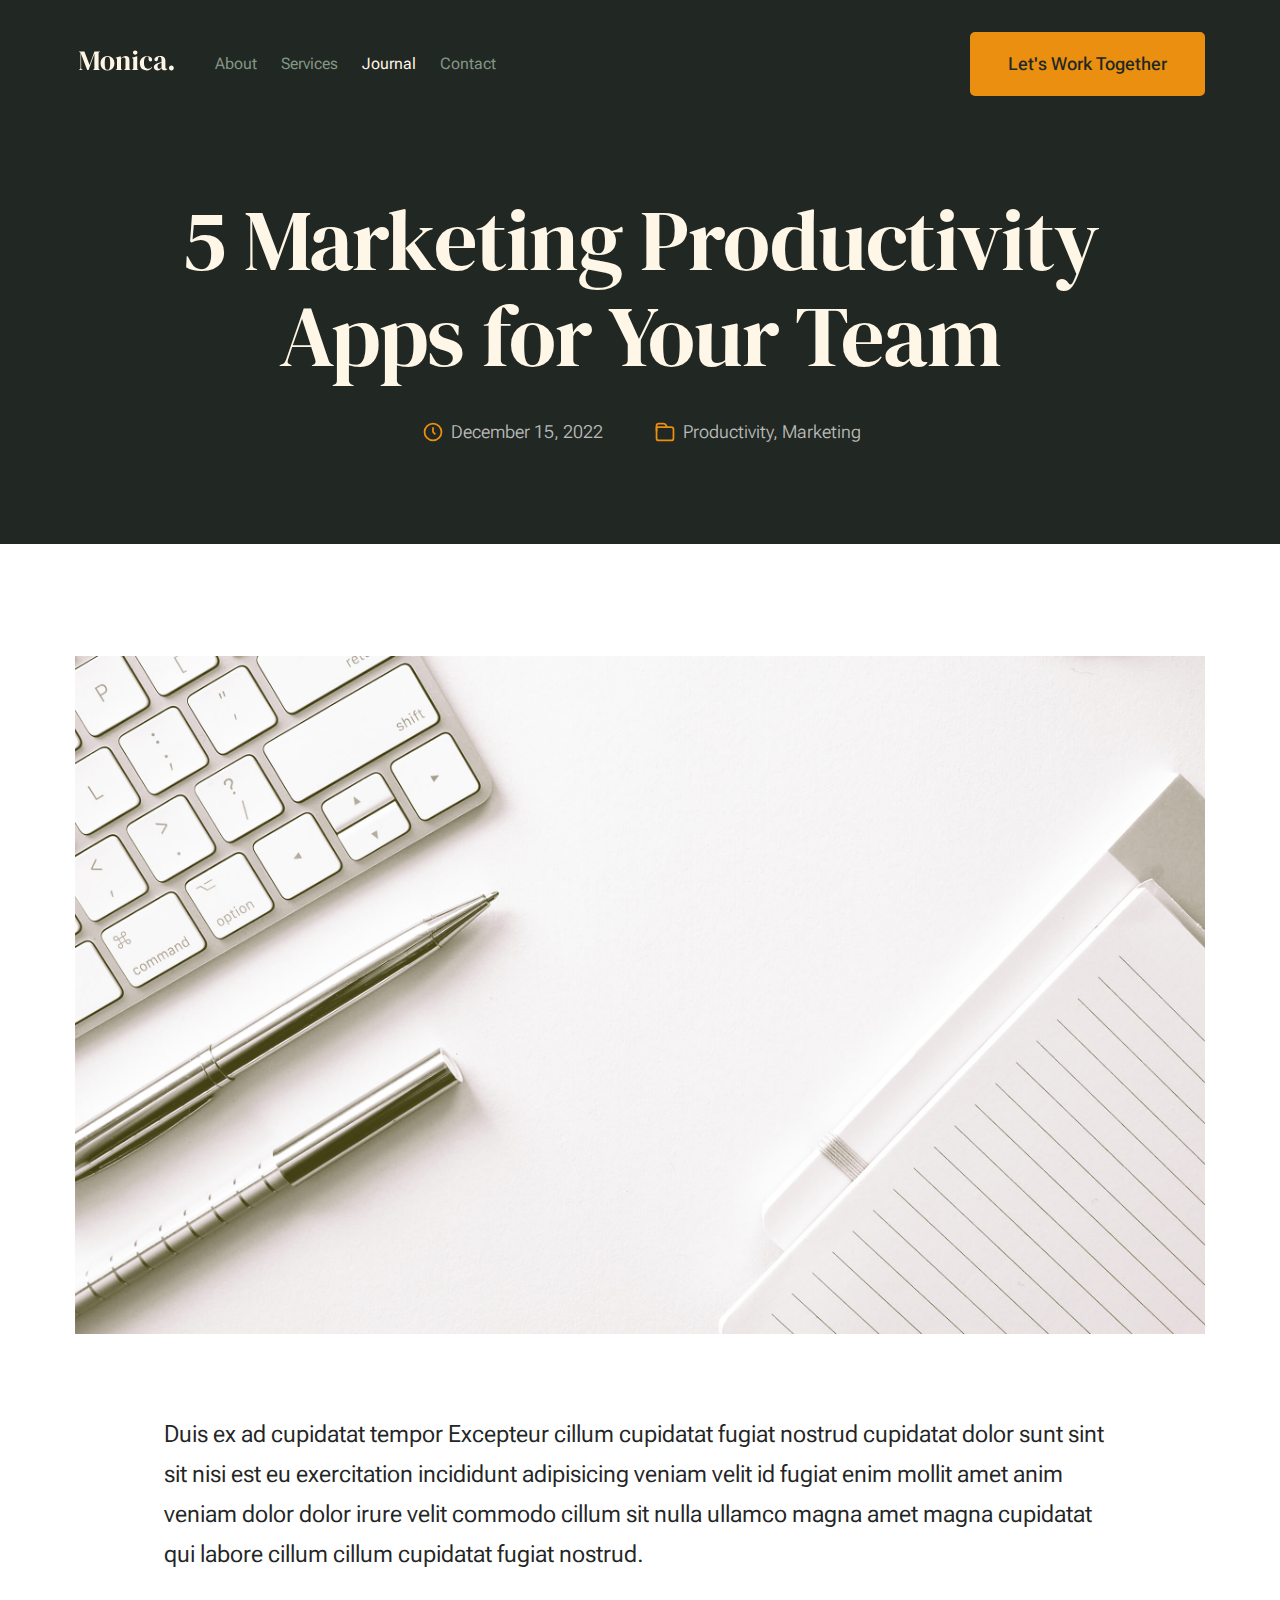
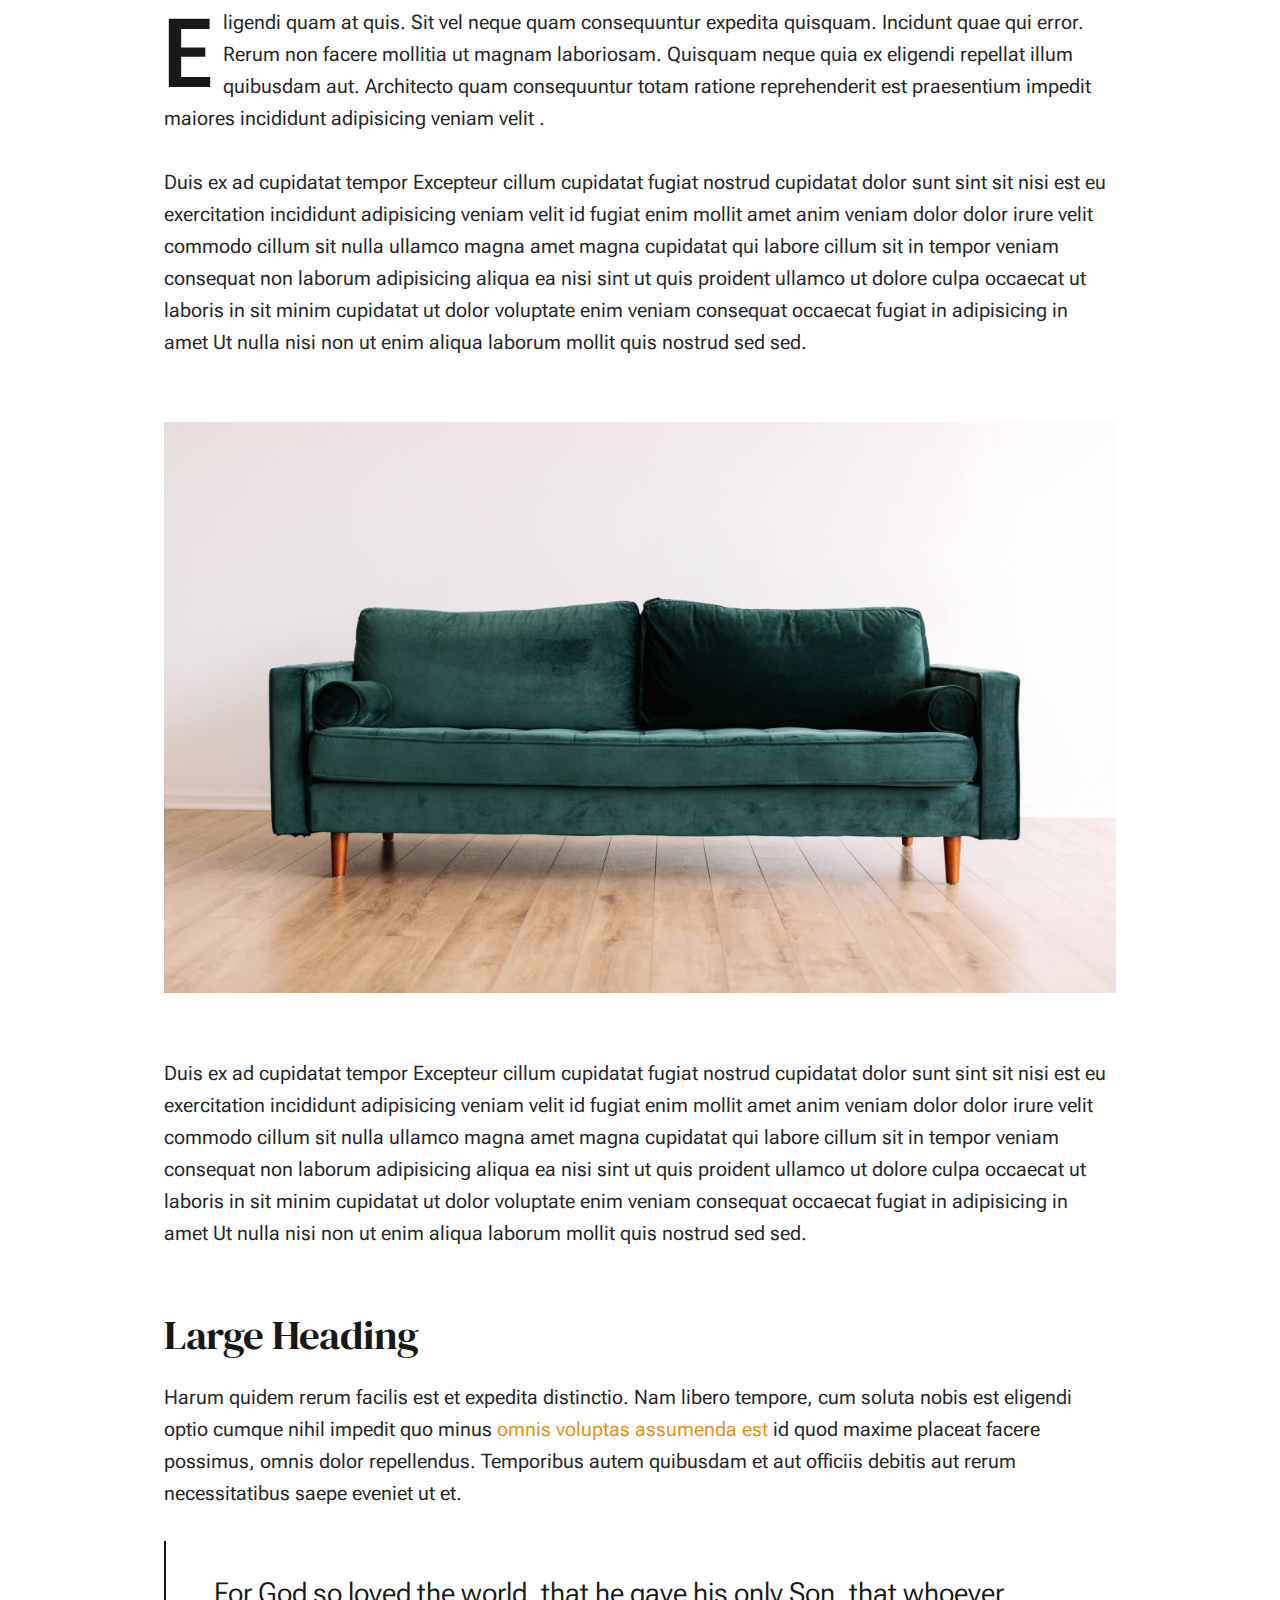
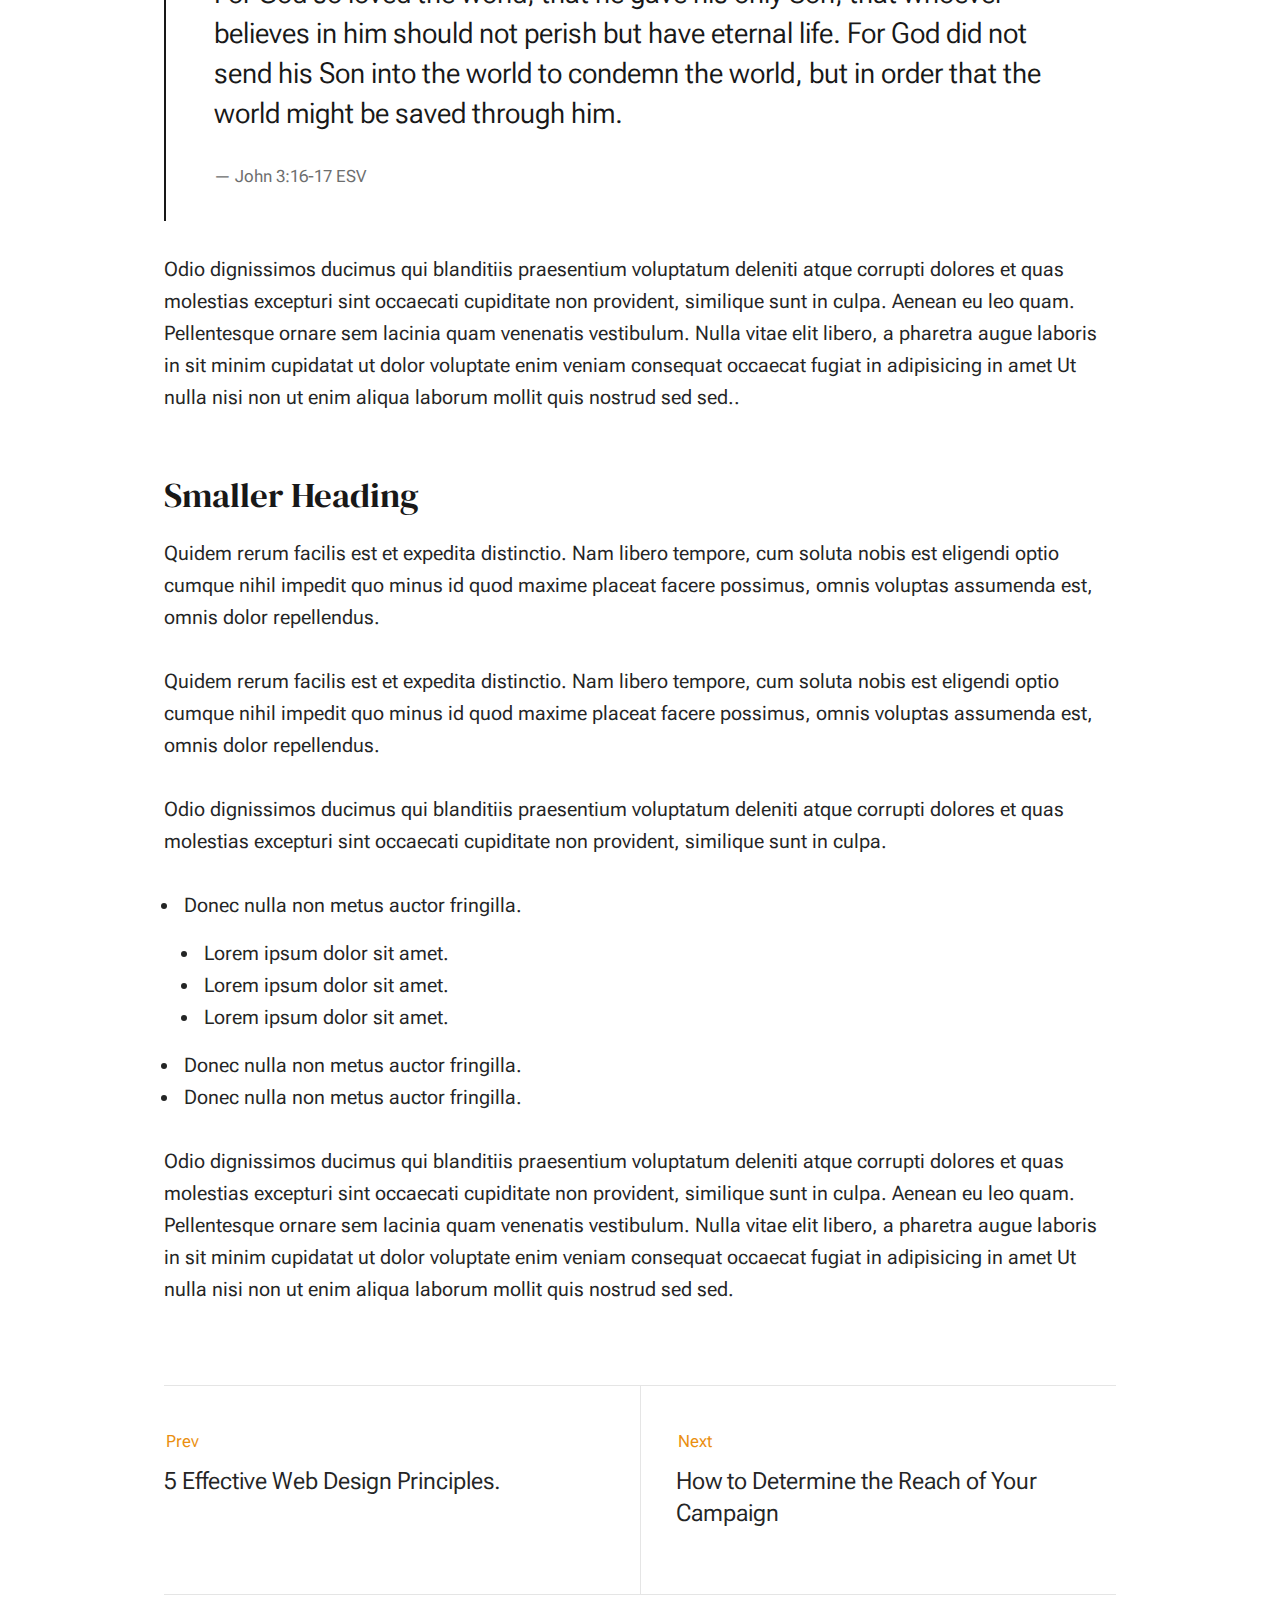
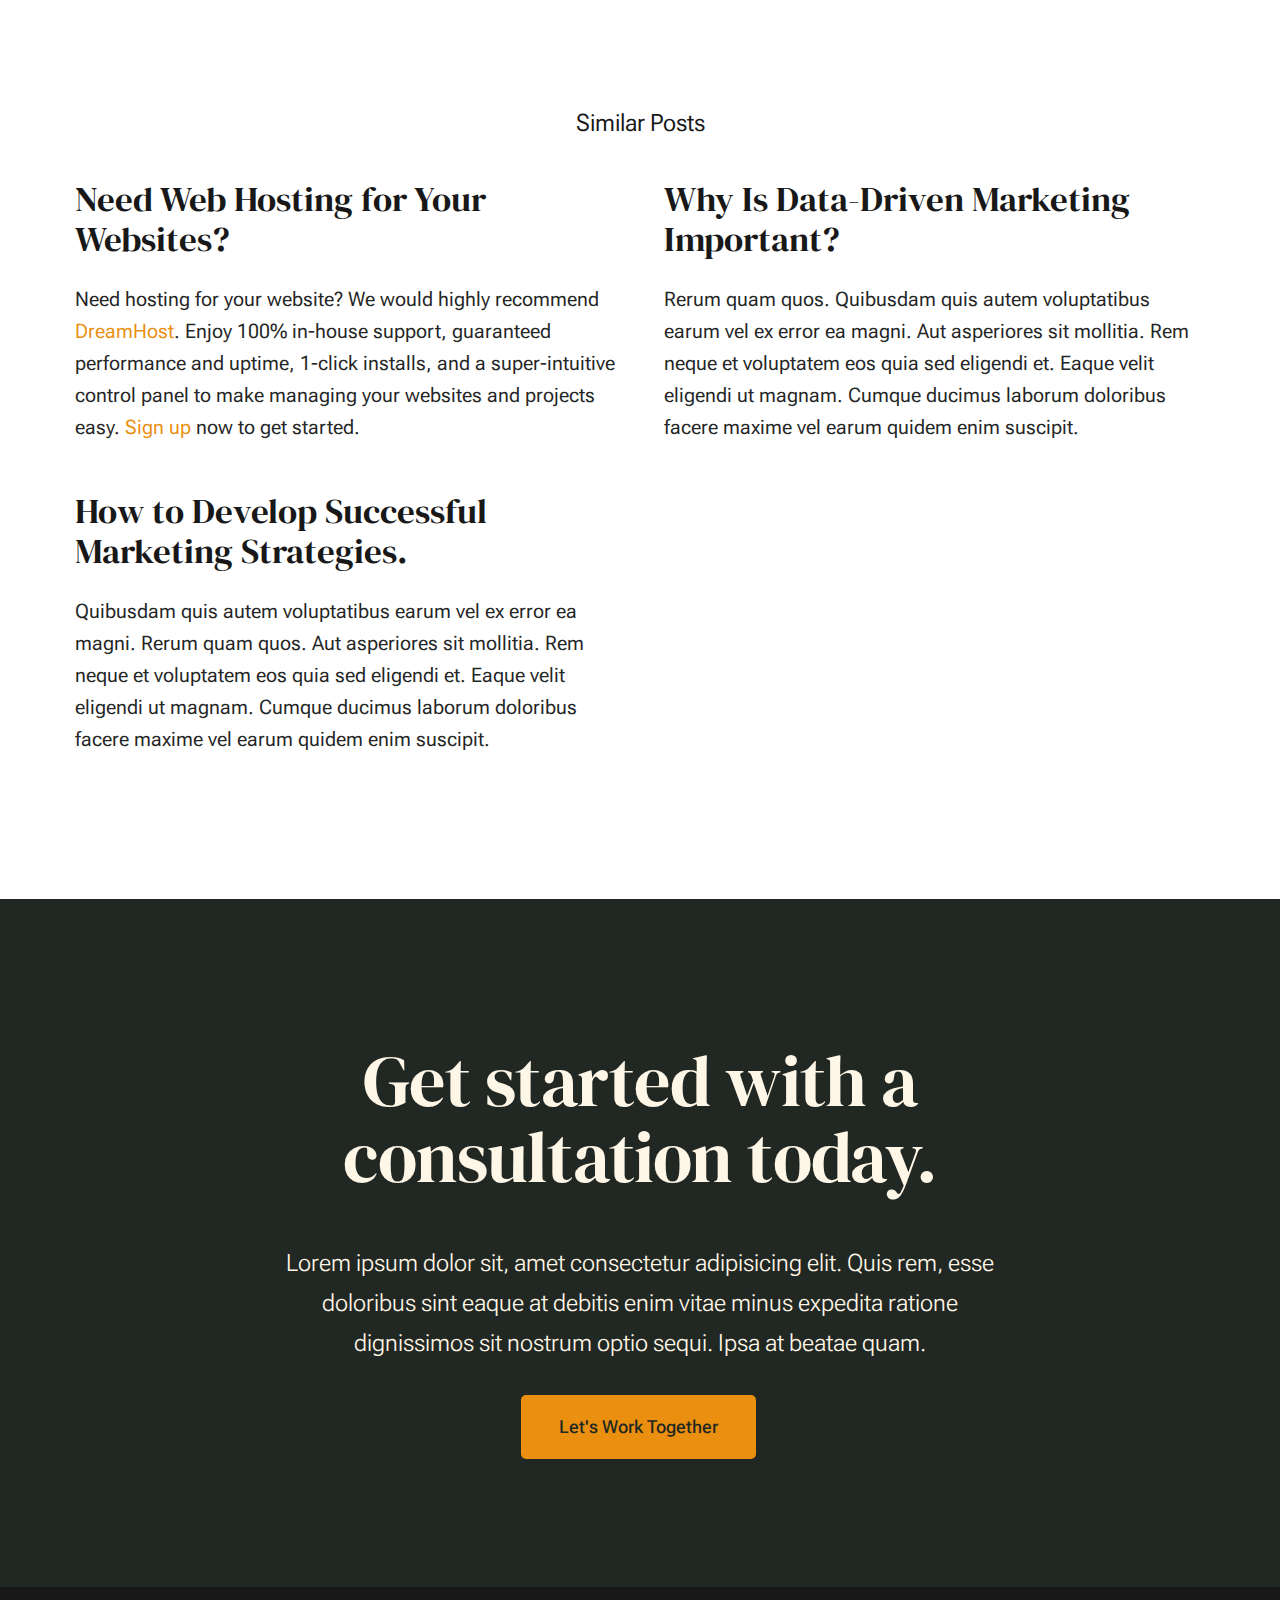
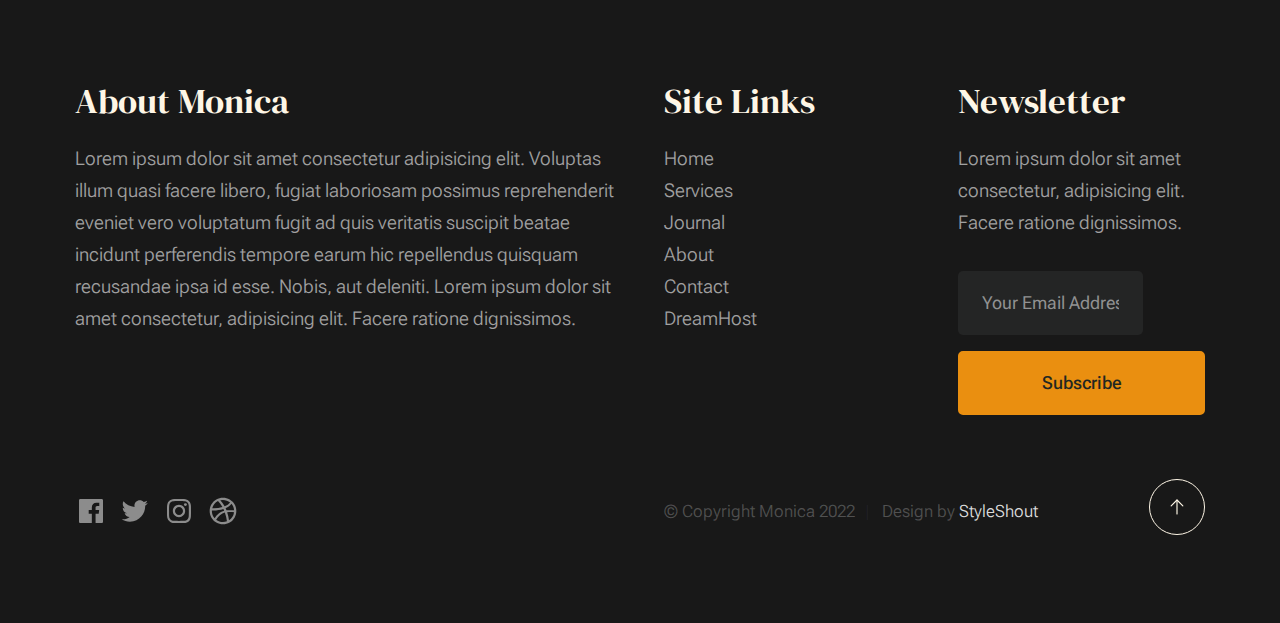
<file: single.html>
<!DOCTYPE html>
<html lang="en" class="no-js" >
<head>

    <!--- basic page needs
    ================================================== -->
    <meta charset="utf-8">
    <meta name="viewport" content="width=device-width, initial-scale=1">
    <title>Single - Monica</title>

    <script>
        document.documentElement.classList.remove('no-js');
        document.documentElement.classList.add('js');
    </script>

    <!-- CSS
    ================================================== -->
    <link rel="stylesheet" href="css/vendor.css">
    <link rel="stylesheet" href="css/styles.css">

    <!-- favicons
    ================================================== -->
    <link rel="apple-touch-icon" sizes="180x180" href="apple-touch-icon.png">
    <link rel="icon" type="image/png" sizes="32x32" href="favicon-32x32.png">
    <link rel="icon" type="image/png" sizes="16x16" href="favicon-16x16.png">
    <link rel="manifest" href="site.webmanifest">

</head>


<body id="top">


    <!-- preloader
    ================================================== -->
    <div id="preloader">
        <div id="loader" class="dots-fade">
            <div></div>
            <div></div>
            <div></div>
        </div>
    </div>


    <!-- page wrap
    ================================================== -->
    <div id="page" class="s-pagewrap">


        <!-- # site header 
        ================================================== -->
        <header class="s-header">

            <div class="row s-header__inner width-sixteen-col">

                <div class="s-header__block">
                    <div class="s-header__logo">
                        <a class="logo" href="index.html">
                            <img src="images/logo.svg" alt="Homepage">
                        </a>
                    </div>

                    <a class="s-header__menu-toggle" href="#0"><span>Menu</span></a>
                </div> <!-- end s-header__block -->

                <nav class="s-header__nav">    
                    <ul class="s-header__menu-links">
                        <li><a href="about.html">About</a></li>
                        <li><a href="services.html">Services</a></li>
                        <li class="current"><a href="blog.html">Journal</a></li>
                        <li><a href="contact.html">Contact</a></li>
                    </ul> <!-- s-header__menu-links -->

                    <div class="s-header__contact">
                        <a href="contact.html" class="btn btn--primary s-header__contact-btn">Let's Work Together</a>
                        
                    </div> <!-- s-header__contact -->    
                </nav> <!-- end s-header__nav -->

            </div> <!-- end s-header__inner -->

        </header> <!-- end s-header -->


        <!-- # site main content
        ================================================== -->
        <article id="content" class="s-content entry">

            <div class="s-pageheader entry__header">
                <div class="row">
                    <div class="column xl-12">

                        <h1 class="entry__title">
                            5 Marketing Productivity Apps for Your Team
                        </h1> <!-- end entry__title -->

                        <div class="entry__meta">
                            <div class="entry__meta-date">
                                <svg width="24" height="24" fill="none" viewBox="0 0 24 24">
                                    <circle cx="12" cy="12" r="7.25" stroke="currentColor" stroke-width="1.5"></circle>
                                    <path stroke="currentColor" stroke-width="1.5" d="M12 8V12L14 14"></path>
                                </svg>
                                December 15, 2022 
                            </div>
                            <div class="entry__meta-cat">
                                <svg width="24" height="24" fill="none" viewBox="0 0 24 24">
                                    <path stroke="currentColor" stroke-linecap="round" stroke-linejoin="round" stroke-width="1.5" d="M19.25 17.25V9.75C19.25 8.64543 18.3546 7.75 17.25 7.75H4.75V17.25C4.75 18.3546 5.64543 19.25 6.75 19.25H17.25C18.3546 19.25 19.25 18.3546 19.25 17.25Z"></path>
                                    <path stroke="currentColor" stroke-linecap="round" stroke-linejoin="round" stroke-width="1.5" d="M13.5 7.5L12.5685 5.7923C12.2181 5.14977 11.5446 4.75 10.8127 4.75H6.75C5.64543 4.75 4.75 5.64543 4.75 6.75V11"></path>
                                </svg>                                      
                                <span class="cat-links">
                                    <a href="blog.html">Productivity</a>
                                    <a href="blog.html">Marketing</a>
                                </span>
                            </div>
                        </div> <!-- end entry__meta -->

                    </div>
                </div>
            </div> <!-- end entry__header --> 

            <div class="s-pagecontent entry__content">

                <div class="row entry__media">
                    <div class="column xl-12">
                        <figure class="featured-image">
                            <img src="images/thumbs/single/standard-1200.jpg" 
                                 srcset="images/thumbs/single/standard-2400.jpg 2400w, 
                                         images/thumbs/single/standard-1200.jpg 1200w, 
                                         images/thumbs/single/standard-600.jpg 600w" sizes="(max-width: 2400px) 100vw, 2400px" alt="">
                        </figure>
                    </div>
                </div> <!-- end entry__media -->

                <div class="row entry__primary width-narrower">
                    <div class="column xl-12"> 

                            <p class="lead">
                            Duis ex ad cupidatat tempor Excepteur cillum cupidatat fugiat nostrud cupidatat dolor 
                            sunt sint sit nisi est eu exercitation incididunt adipisicing veniam velit id fugiat 
                            enim mollit amet anim veniam dolor dolor irure velit commodo cillum sit nulla ullamco 
                            magna amet magna cupidatat qui labore cillum cillum cupidatat fugiat nostrud. </p> 

                            <p class="drop-cap">
                            Eligendi quam at quis. Sit vel neque quam consequuntur expedita quisquam. Incidunt quae 
                            qui error. Rerum non facere mollitia ut magnam laboriosam. Quisquam neque quia ex eligendi 
                            repellat illum quibusdam aut. Architecto quam consequuntur totam ratione reprehenderit est 
                            praesentium impedit maiores incididunt adipisicing veniam velit .
                            </p>
    
                            <p>
                            Duis ex ad cupidatat tempor Excepteur cillum cupidatat fugiat nostrud cupidatat dolor 
                            sunt sint sit nisi est eu exercitation incididunt adipisicing veniam velit id fugiat 
                            enim mollit amet anim veniam dolor dolor irure velit commodo cillum sit nulla ullamco 
                            magna amet magna cupidatat qui labore cillum sit in tempor veniam consequat non laborum 
                            adipisicing aliqua ea nisi sint ut quis proident ullamco ut dolore culpa occaecat ut 
                            laboris in sit minim cupidatat ut dolor voluptate enim veniam consequat occaecat fugiat 
                            in adipisicing in amet Ut nulla nisi non ut enim aliqua laborum mollit quis nostrud sed sed.
                            </p>
            
                            <figure class="alignwide">
                                <img src="images/sample-1200.jpg" 
                                     srcset="images/sample-2400.jpg 2400w, 
                                             images/sample-1200.jpg 1200w, 
                                             images/sample-600.jpg 600w" sizes="(max-width: 2400px) 100vw, 2400px" alt="">
                            </figure>
    
                            <p>
                            Duis ex ad cupidatat tempor Excepteur cillum cupidatat fugiat nostrud cupidatat dolor 
                            sunt sint sit nisi est eu exercitation incididunt adipisicing veniam velit id fugiat 
                            enim mollit amet anim veniam dolor dolor irure velit commodo cillum sit nulla ullamco 
                            magna amet magna cupidatat qui labore cillum sit in tempor veniam consequat non laborum 
                            adipisicing aliqua ea nisi sint ut quis proident ullamco ut dolore culpa occaecat ut 
                            laboris in sit minim cupidatat ut dolor voluptate enim veniam consequat occaecat fugiat 
                            in adipisicing in amet Ut nulla nisi non ut enim aliqua laborum mollit quis nostrud sed sed.
                            </p>
    
                            <h2>Large Heading</h2>
        
                            <p>
                            Harum quidem rerum facilis est et expedita distinctio. Nam libero tempore, cum soluta 
                            nobis est eligendi optio cumque nihil impedit quo minus <a href="http://#">omnis voluptas assumenda est</a> 
                            id quod maxime placeat facere possimus, omnis dolor repellendus. Temporibus autem quibusdam et 
                            aut officiis debitis aut rerum necessitatibus saepe eveniet ut et.</p>
    
                            <blockquote>
                                <p>
                                For God so loved the world, that he gave his only Son, that whoever believes in 
                                him should not perish but have eternal life. For God did not send his Son into 
                                the world to condemn the world, but in order that the world might be 
                                saved through him.
                                </p>
                                <cite>John 3:16-17 ESV</cite>
                            </blockquote>
    
                            <p>
                            Odio dignissimos ducimus qui blanditiis praesentium voluptatum deleniti atque corrupti dolores 
                            et quas molestias excepturi sint occaecati cupiditate non provident, similique sunt in culpa. 
                            Aenean eu leo quam. Pellentesque ornare sem lacinia quam venenatis vestibulum. Nulla vitae elit 
                            libero, a pharetra augue laboris in sit minim cupidatat ut dolor voluptate enim veniam consequat 
                            occaecat fugiat in adipisicing in amet Ut nulla nisi non ut enim aliqua laborum mollit quis nostrud sed sed..</p>
    
                            <h3>Smaller Heading</h3>
    
                            <p>
                            Quidem rerum facilis est et expedita distinctio. Nam libero tempore, cum soluta nobis est 
                            eligendi optio cumque nihil impedit quo minus id quod maxime placeat facere possimus, omnis voluptas 
                            assumenda est, omnis dolor repellendus.
                            </p>
    
                            <p>
                            Quidem rerum facilis est et expedita distinctio. Nam libero tempore, cum soluta nobis est 
                            eligendi optio cumque nihil impedit quo minus id quod maxime placeat facere possimus, omnis voluptas 
                            assumenda est, omnis dolor repellendus.
                            </p>
                                    
                            <p>
                            Odio dignissimos ducimus qui blanditiis praesentium voluptatum deleniti atque corrupti dolores et 
                            quas molestias excepturi sint occaecati cupiditate non provident, similique sunt in culpa.</p>
    
                            <ul>
                                <li>Donec nulla non metus auctor fringilla.
                                    <ul>
                                        <li>Lorem ipsum dolor sit amet.</li>
                                        <li>Lorem ipsum dolor sit amet.</li>
                                        <li>Lorem ipsum dolor sit amet.</li>
                                    </ul>
                                </li>
                                <li>Donec nulla non metus auctor fringilla.</li>
                                <li>Donec nulla non metus auctor fringilla.</li>
                            </ul>
    
                            <p>
                            Odio dignissimos ducimus qui blanditiis praesentium voluptatum deleniti atque corrupti dolores et quas 
                            molestias excepturi sint occaecati cupiditate non provident, similique sunt in culpa. Aenean eu leo quam. 
                            Pellentesque ornare sem lacinia quam venenatis vestibulum. Nulla vitae elit libero, a pharetra augue 
                            laboris in sit minim cupidatat ut dolor voluptate enim veniam consequat occaecat fugiat in adipisicing 
                            in amet Ut nulla nisi non ut enim aliqua laborum mollit quis nostrud sed sed.
                            </p>        

                            <div class="post-nav">
                                <div class="post-nav__prev">
                                    <a href="single-standard.html" rel="prev">
                                        <span>Prev</span>
                                        5 Effective Web Design Principles. 
                                    </a>
                                </div>
                                <div class="post-nav__next">
                                    <a href="single-standard.html" rel="next">
                                        <span>Next</span>
                                        How to Determine the Reach of Your Campaign
                                    </a>
                                </div>
                            </div> <!-- end post-nav -->                                                   
                   
                    </div> <!-- end column-->
                </div> <!-- end entry__primary -->    
                
                <div class="row related-posts">
                    <div class="column xl-12">

                        <h4 class="text-center">Similar Posts</h4>

                        <div class="grid-list-items">
                
                            <div class="grid-list-items__item blog-card">
                                <div class="blog-card__header">
                                    <h3 class="blog-card__title"><a href="https://www.dreamhost.com/r.cgi?287326">Need Web Hosting for Your Websites?</a></h3>
                                </div>
                                <div class="blog-card__text">
                                    <p>
                                    Need hosting for your website? We would highly recommend <a href="https://www.dreamhost.com/r.cgi?287326">DreamHost</a>.
                                    Enjoy 100% in-house support, guaranteed performance and uptime, 1-click installs, and a super-intuitive control 
                                    panel to make managing your websites and projects easy. <a href="https://www.dreamhost.com/r.cgi?287326">Sign up</a> now to get started.
                                    </p>
                                </div>
                            </div> <!-- end blog-card -->
                            <div class="grid-list-items__item blog-card">
                                <div class="blog-card__header">
                                    <h3 class="blog-card__title"><a href="single.html">Why Is Data-Driven Marketing Important?</a></h3>
                                </div>
                                <div class="blog-card__text">
                                    <p>
                                    Rerum quam quos. Quibusdam quis autem voluptatibus earum vel ex error ea magni. Aut asperiores 
                                    sit mollitia. Rem neque et voluptatem eos quia sed eligendi et. Eaque velit eligendi ut 
                                    magnam. Cumque ducimus laborum doloribus facere maxime vel earum quidem enim suscipit.
                                    </p>
                                </div>
                            </div> <!-- end blog-card -->
                            <div class="grid-list-items__item blog-card">
                                <div class="blog-card__header">
                                    <h3 class="blog-card__title"><a href="single.html">How to Develop Successful Marketing Strategies.</a></h3>
                                </div>
                                <div class="blog-card__text">
                                    <p>
                                    Quibusdam quis autem voluptatibus earum vel ex error ea magni. Rerum quam quos. Aut asperiores 
                                    sit mollitia. Rem neque et voluptatem eos quia sed eligendi et. Eaque velit eligendi ut 
                                    magnam. Cumque ducimus laborum doloribus facere maxime vel earum quidem enim suscipit.
                                    </p>
                                </div>
                            </div> <!-- end blog card -->
                        
                        </div> <!-- end grid-list-items -->
                          
                    </div> <!-- end column -->
                </div> <!-- end related-posts --> 

            </div> <!-- end entry__content -->

        </article> <!-- s-content entry-->
        

        <!-- # cta
        ================================================== -->
        <section id="cta" class="s-cta">

            <div class="row row-x-center text-center">
                <div class="column xl-8 lg-12">

                    <div class="s-cta__content">
                        <h2 class="text-display-title">
                        Get started with a consultation today.
                        </h2>
                        <p class="lead">
                        Lorem ipsum dolor sit, amet consectetur adipisicing elit. Quis rem, esse doloribus sint eaque at debitis enim vitae minus expedita ratione dignissimos sit nostrum optio sequi. Ipsa at beatae quam.
                        </p>
                        <a href="contact.html" class="btn btn--primary">Let's Work Together</a>
                    </div>

                </div>
            </div>

        </section> <!-- end s-cta -->


        <!-- # footer 
        ================================================== -->
        <footer class="s-footer">
            <div class="row s-footer__content">
                <div class="column xl-6 lg-6 md-12 s-footer__block s-footer__about">                    
                    <h3>About Monica</h3>
                    <p>
                    Lorem ipsum dolor sit amet consectetur adipisicing elit. Voluptas illum quasi facere libero, 
                    fugiat laboriosam possimus reprehenderit eveniet vero voluptatum fugit ad quis veritatis suscipit beatae 
                    incidunt perferendis tempore earum hic repellendus quisquam recusandae ipsa id esse. Nobis, aut deleniti.
                    Lorem ipsum dolor sit amet consectetur, adipisicing elit. Facere ratione dignissimos.
                    </p>               
                </div>                
                <div class="column xl-3 lg-6 md-12 s-footer__block s-footer__site-links">
                    <h3>Site Links</h3>
                    <ul class="link-list">
                        <li><a href="index.html">Home</a></li>
                        <li><a href="services.html">Services</a></li>
                        <li><a href="blog.html">Journal</a></li>
                        <li><a href="about.html">About</a></li>
                        <li><a href="contact.html">Contact</a></li>
                        <li><a href="https://www.dreamhost.com/r.cgi?287326">DreamHost</a></li>
                    </ul>
                </div>
                <div class="column xl-3 lg-6 md-12 tab-12 s-footer__block s-footer__newsletter">
                    <h3>Newsletter</h3>

                    <p>
                    Lorem ipsum dolor sit amet consectetur, adipisicing elit. Facere ratione dignissimos.
                    </p>

                    <div class="subscribe-form">
                        <form id="mc-form" class="mc-form">
                            <input type="email" name="EMAIL" id="mce-EMAIL" class="u-fullwidth text-center" placeholder="Your Email Address" title="The domain portion of the email address is invalid (the portion after the @)." pattern="^([^\x00-\x20\x22\x28\x29\x2c\x2e\x3a-\x3c\x3e\x40\x5b-\x5d\x7f-\xff]+|\x22([^\x0d\x22\x5c\x80-\xff]|\x5c[\x00-\x7f])*\x22)(\x2e([^\x00-\x20\x22\x28\x29\x2c\x2e\x3a-\x3c\x3e\x40\x5b-\x5d\x7f-\xff]+|\x22([^\x0d\x22\x5c\x80-\xff]|\x5c[\x00-\x7f])*\x22))*\x40([^\x00-\x20\x22\x28\x29\x2c\x2e\x3a-\x3c\x3e\x40\x5b-\x5d\x7f-\xff]+|\x5b([^\x0d\x5b-\x5d\x80-\xff]|\x5c[\x00-\x7f])*\x5d)(\x2e([^\x00-\x20\x22\x28\x29\x2c\x2e\x3a-\x3c\x3e\x40\x5b-\x5d\x7f-\xff]+|\x5b([^\x0d\x5b-\x5d\x80-\xff]|\x5c[\x00-\x7f])*\x5d))*(\.\w{2,})+$" required>
                            <input type="submit" name="subscribe" value="Subscribe" class="btn btn--primary btn--small u-fullwidth">
                            <!-- <div style="position: absolute; left: -5000px;" aria-hidden="true"><input type="text" name="b_cdb7b577e41181934ed6a6a44_9a91cfe7b3" tabindex="-1" value=""></div> -->
                            <div class="mc-status"></div>
                        </form>
                    </div>
                </div>
            </div>    
            
            <div class="row s-footer__bottom">
                <div class="column xl-6 lg-12">
                    <ul class="s-footer__social social-list">
                        <li>
                            <a href="#0">
                                <svg xmlns="http://www.w3.org/2000/svg" width="24" height="24" viewBox="0 0 24 24" style="fill:rgba(0, 0, 0, 1);transform:;-ms-filter:"><path d="M20,3H4C3.447,3,3,3.448,3,4v16c0,0.552,0.447,1,1,1h8.615v-6.96h-2.338v-2.725h2.338v-2c0-2.325,1.42-3.592,3.5-3.592 c0.699-0.002,1.399,0.034,2.095,0.107v2.42h-1.435c-1.128,0-1.348,0.538-1.348,1.325v1.735h2.697l-0.35,2.725h-2.348V21H20 c0.553,0,1-0.448,1-1V4C21,3.448,20.553,3,20,3z"></path></svg>
                                <span class="u-screen-reader-text">Facebook</span>
                            </a>
                        </li>
                        <li>
                            <a href="#0">
                                <svg xmlns="http://www.w3.org/2000/svg" width="24" height="24" viewBox="0 0 24 24" style="fill:rgba(0, 0, 0, 1);transform:;-ms-filter:"><path d="M19.633,7.997c0.013,0.175,0.013,0.349,0.013,0.523c0,5.325-4.053,11.461-11.46,11.461c-2.282,0-4.402-0.661-6.186-1.809 c0.324,0.037,0.636,0.05,0.973,0.05c1.883,0,3.616-0.636,5.001-1.721c-1.771-0.037-3.255-1.197-3.767-2.793 c0.249,0.037,0.499,0.062,0.761,0.062c0.361,0,0.724-0.05,1.061-0.137c-1.847-0.374-3.23-1.995-3.23-3.953v-0.05 c0.537,0.299,1.16,0.486,1.82,0.511C3.534,9.419,2.823,8.184,2.823,6.787c0-0.748,0.199-1.434,0.548-2.032 c1.983,2.443,4.964,4.04,8.306,4.215c-0.062-0.3-0.1-0.611-0.1-0.923c0-2.22,1.796-4.028,4.028-4.028 c1.16,0,2.207,0.486,2.943,1.272c0.91-0.175,1.782-0.512,2.556-0.973c-0.299,0.935-0.936,1.721-1.771,2.22 c0.811-0.088,1.597-0.312,2.319-0.624C21.104,6.712,20.419,7.423,19.633,7.997z"></path></svg>
                                <span class="u-screen-reader-text">Twitter</span>
                            </a>
                        </li>
                        <li>
                            <a href="#0">
                                <svg xmlns="http://www.w3.org/2000/svg" width="24" height="24" viewBox="0 0 24 24" style="fill:rgba(0, 0, 0, 1);transform:;-ms-filter:"><path d="M11.999,7.377c-2.554,0-4.623,2.07-4.623,4.623c0,2.554,2.069,4.624,4.623,4.624c2.552,0,4.623-2.07,4.623-4.624 C16.622,9.447,14.551,7.377,11.999,7.377L11.999,7.377z M11.999,15.004c-1.659,0-3.004-1.345-3.004-3.003 c0-1.659,1.345-3.003,3.004-3.003s3.002,1.344,3.002,3.003C15.001,13.659,13.658,15.004,11.999,15.004L11.999,15.004z"></path><circle cx="16.806" cy="7.207" r="1.078"></circle><path d="M20.533,6.111c-0.469-1.209-1.424-2.165-2.633-2.632c-0.699-0.263-1.438-0.404-2.186-0.42 c-0.963-0.042-1.268-0.054-3.71-0.054s-2.755,0-3.71,0.054C7.548,3.074,6.809,3.215,6.11,3.479C4.9,3.946,3.945,4.902,3.477,6.111 c-0.263,0.7-0.404,1.438-0.419,2.186c-0.043,0.962-0.056,1.267-0.056,3.71c0,2.442,0,2.753,0.056,3.71 c0.015,0.748,0.156,1.486,0.419,2.187c0.469,1.208,1.424,2.164,2.634,2.632c0.696,0.272,1.435,0.426,2.185,0.45 c0.963,0.042,1.268,0.055,3.71,0.055s2.755,0,3.71-0.055c0.747-0.015,1.486-0.157,2.186-0.419c1.209-0.469,2.164-1.424,2.633-2.633 c0.263-0.7,0.404-1.438,0.419-2.186c0.043-0.962,0.056-1.267,0.056-3.71s0-2.753-0.056-3.71C20.941,7.57,20.801,6.819,20.533,6.111z M19.315,15.643c-0.007,0.576-0.111,1.147-0.311,1.688c-0.305,0.787-0.926,1.409-1.712,1.711c-0.535,0.199-1.099,0.303-1.67,0.311 c-0.95,0.044-1.218,0.055-3.654,0.055c-2.438,0-2.687,0-3.655-0.055c-0.569-0.007-1.135-0.112-1.669-0.311 c-0.789-0.301-1.414-0.923-1.719-1.711c-0.196-0.534-0.302-1.099-0.311-1.669c-0.043-0.95-0.053-1.218-0.053-3.654 c0-2.437,0-2.686,0.053-3.655c0.007-0.576,0.111-1.146,0.311-1.687c0.305-0.789,0.93-1.41,1.719-1.712 c0.534-0.198,1.1-0.303,1.669-0.311c0.951-0.043,1.218-0.055,3.655-0.055c2.437,0,2.687,0,3.654,0.055 c0.571,0.007,1.135,0.112,1.67,0.311c0.786,0.303,1.407,0.925,1.712,1.712c0.196,0.534,0.302,1.099,0.311,1.669 c0.043,0.951,0.054,1.218,0.054,3.655c0,2.436,0,2.698-0.043,3.654H19.315z"></path></svg>
                                <span class="u-screen-reader-text">Instagram</span>
                            </a>
                        </li>
                        <li>
                            <a href="#0">
                                <svg xmlns="http://www.w3.org/2000/svg" width="24" height="24" viewBox="0 0 24 24" style="fill: rgba(0, 0, 0, 1);transform: ;msFilter:;"><path d="M20.66 6.98a9.932 9.932 0 0 0-3.641-3.64C15.486 2.447 13.813 2 12 2s-3.486.447-5.02 1.34c-1.533.893-2.747 2.107-3.64 3.64S2 10.187 2 12s.446 3.487 1.34 5.02a9.924 9.924 0 0 0 3.641 3.64C8.514 21.553 10.187 22 12 22s3.486-.447 5.02-1.34a9.932 9.932 0 0 0 3.641-3.64C21.554 15.487 22 13.813 22 12s-.446-3.487-1.34-5.02zM12 3.66c2 0 3.772.64 5.32 1.919-.92 1.174-2.286 2.14-4.1 2.9-1.002-1.813-2.088-3.327-3.261-4.54A7.715 7.715 0 0 1 12 3.66zM5.51 6.8a8.116 8.116 0 0 1 2.711-2.22c1.212 1.201 2.325 2.7 3.34 4.5-2 .6-4.114.9-6.341.9-.573 0-1.006-.013-1.3-.04A8.549 8.549 0 0 1 5.51 6.8zM3.66 12c0-.054.003-.12.01-.2.007-.08.01-.146.01-.2.254.014.641.02 1.161.02 2.666 0 5.146-.367 7.439-1.1.187.373.381.793.58 1.26-1.32.293-2.674 1.006-4.061 2.14S6.4 16.247 5.76 17.5c-1.4-1.587-2.1-3.42-2.1-5.5zM12 20.34c-1.894 0-3.594-.587-5.101-1.759.601-1.187 1.524-2.322 2.771-3.401 1.246-1.08 2.483-1.753 3.71-2.02a29.441 29.441 0 0 1 1.56 6.62 8.166 8.166 0 0 1-2.94.56zm7.08-3.96a8.351 8.351 0 0 1-2.58 2.621c-.24-2.08-.7-4.107-1.379-6.081.932-.066 1.765-.1 2.5-.1.799 0 1.686.034 2.659.1a8.098 8.098 0 0 1-1.2 3.46zm-1.24-5c-1.16 0-2.233.047-3.22.14a27.053 27.053 0 0 0-.68-1.62c2.066-.906 3.532-2.006 4.399-3.3 1.2 1.414 1.854 3.027 1.96 4.84-.812-.04-1.632-.06-2.459-.06z"></path></svg>
                                <span class="u-screen-reader-text">Dribbble</span>
                            </a>
                        </li>
                    </ul> <!-- end s-footer__social -->
                </div>
                <div class="column xl-6 lg-12">
                    <p class="ss-copyright">
                        <span>© Copyright Monica 2022</span> 
                        <span>Design by <a href="https://www.styleshout.com/">StyleShout</a></span>
                    </p>
                </div>

                <div class="ss-go-top">
                    <a class="smoothscroll" title="Back to Top" href="#top">
                        <svg xmlns="http://www.w3.org/2000/svg" viewBox="0 0 24 24" width="36" height="36" fill="none" stroke="#ffffff" stroke-width="1" stroke-linecap="round" stroke-linejoin="round">&lt;!--!  Atomicons Free 1.00 by @atisalab License - https://atomicons.com/license/ (Icons: CC BY 4.0) Copyright 2021 Atomicons --&gt;<polyline points="17 11 12 6 7 11"></polyline><line x1="12" y1="18" x2="12" y2="6"></line></svg>
                    </a>
                </div> <!-- end ss-go-top -->
            </div>
            
        </footer> <!-- end s-footer -->

    </div> <!-- end page-wrap -->

    <!-- Java Script
    ================================================== -->
    <script src="js/plugins.js"></script>
    <script src="js/main.js"></script>

</body>
</html>
</file>
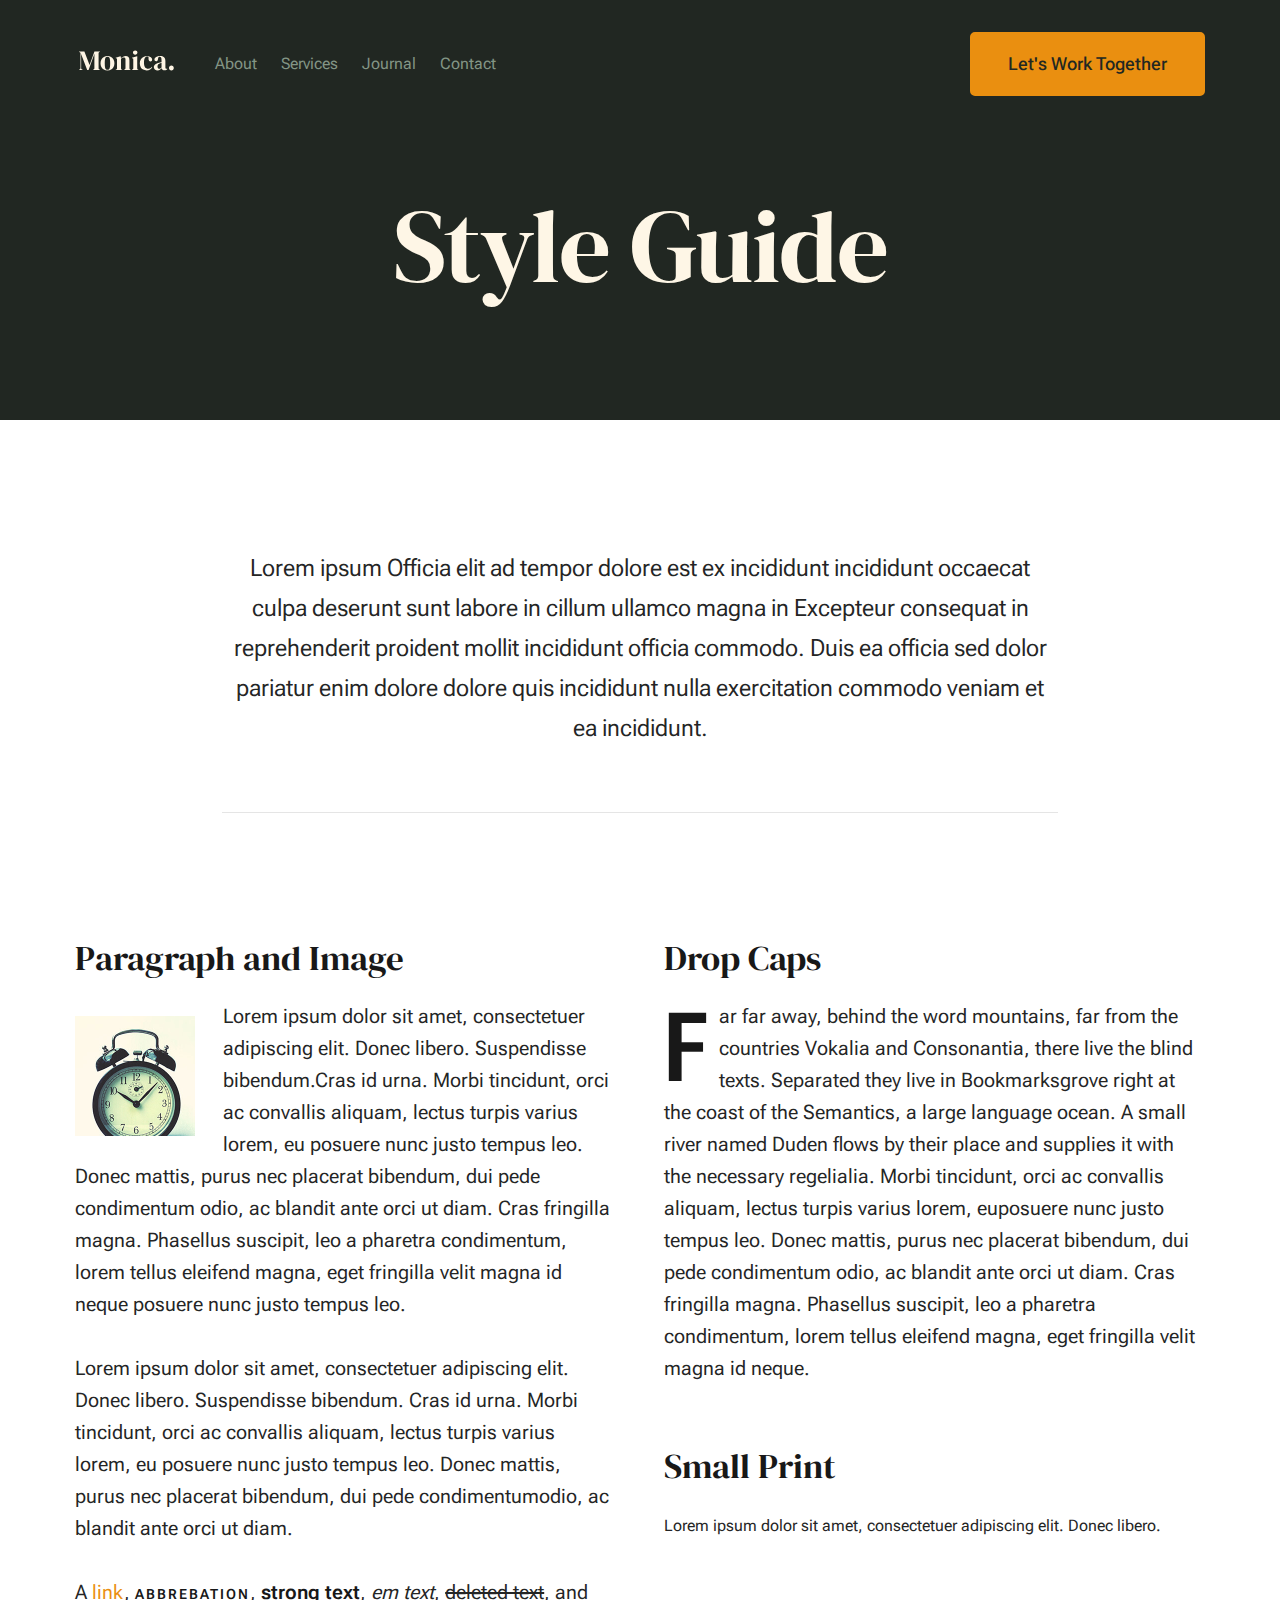
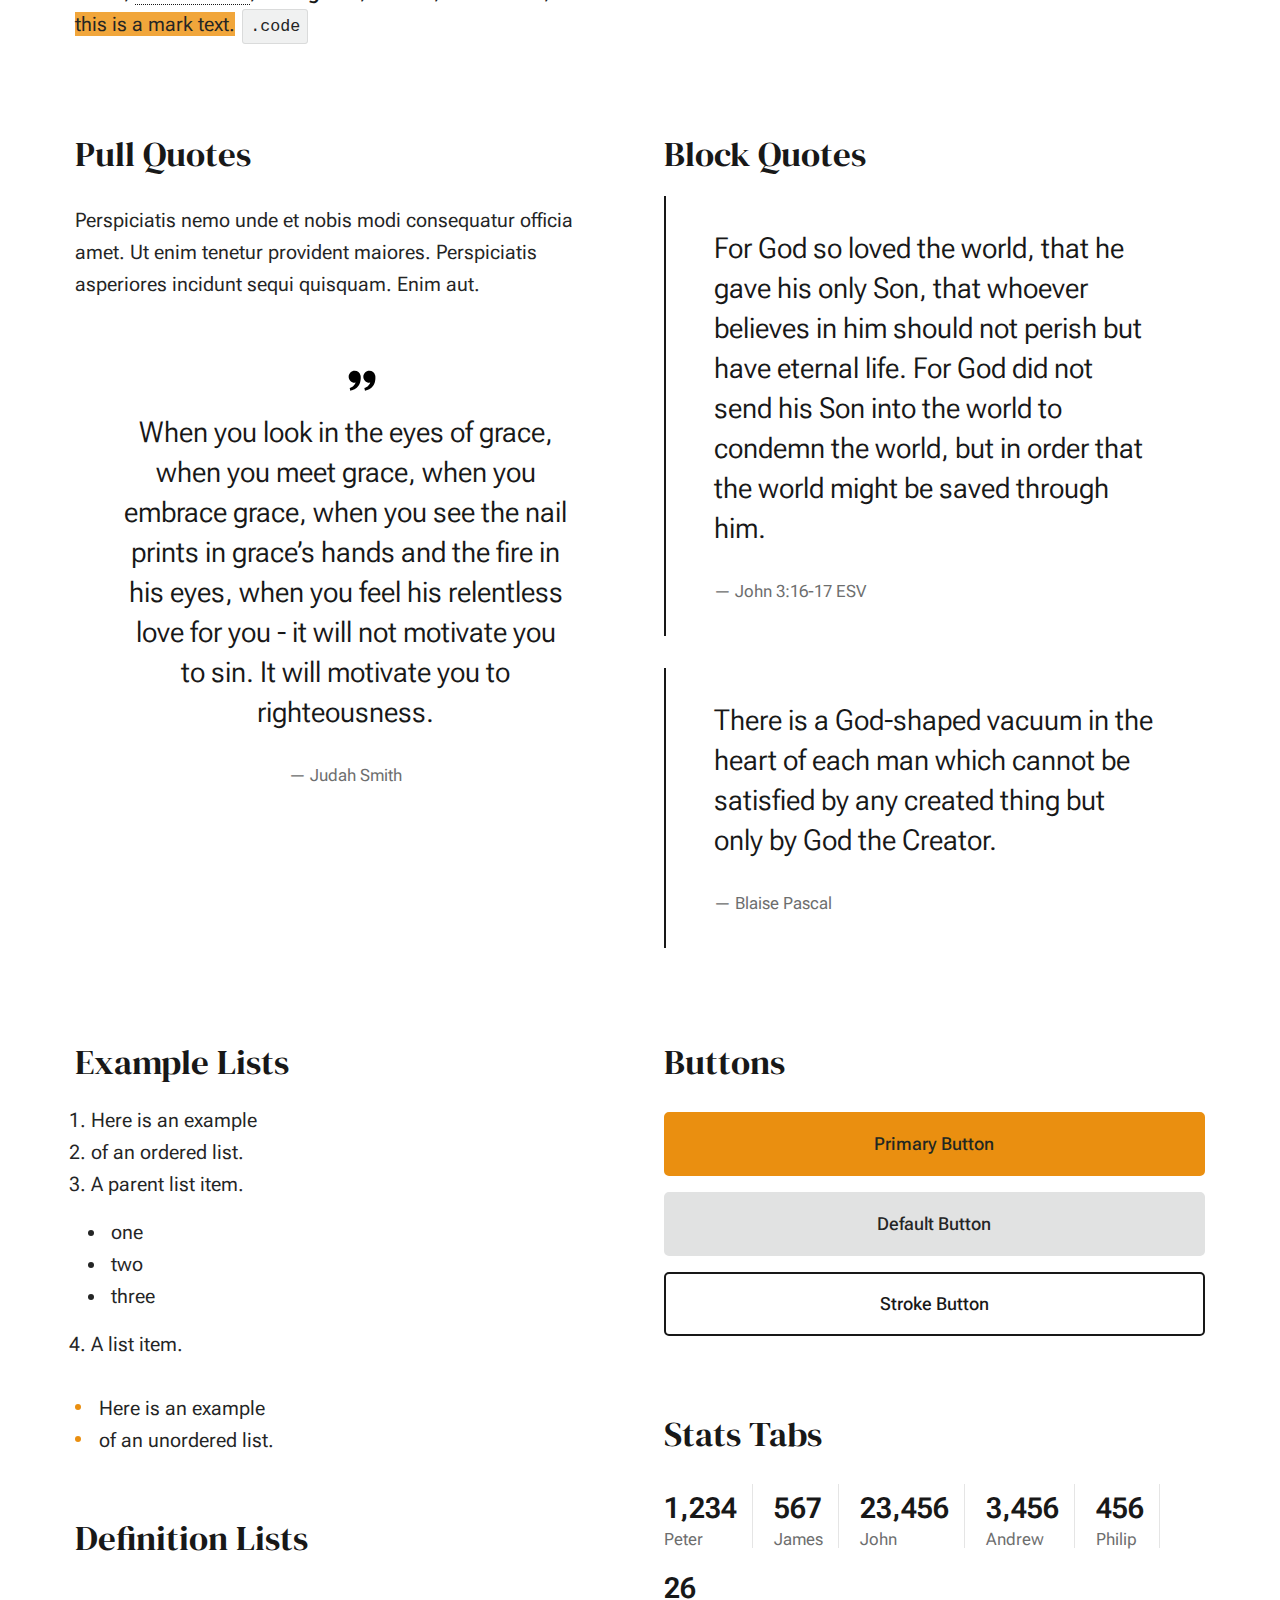
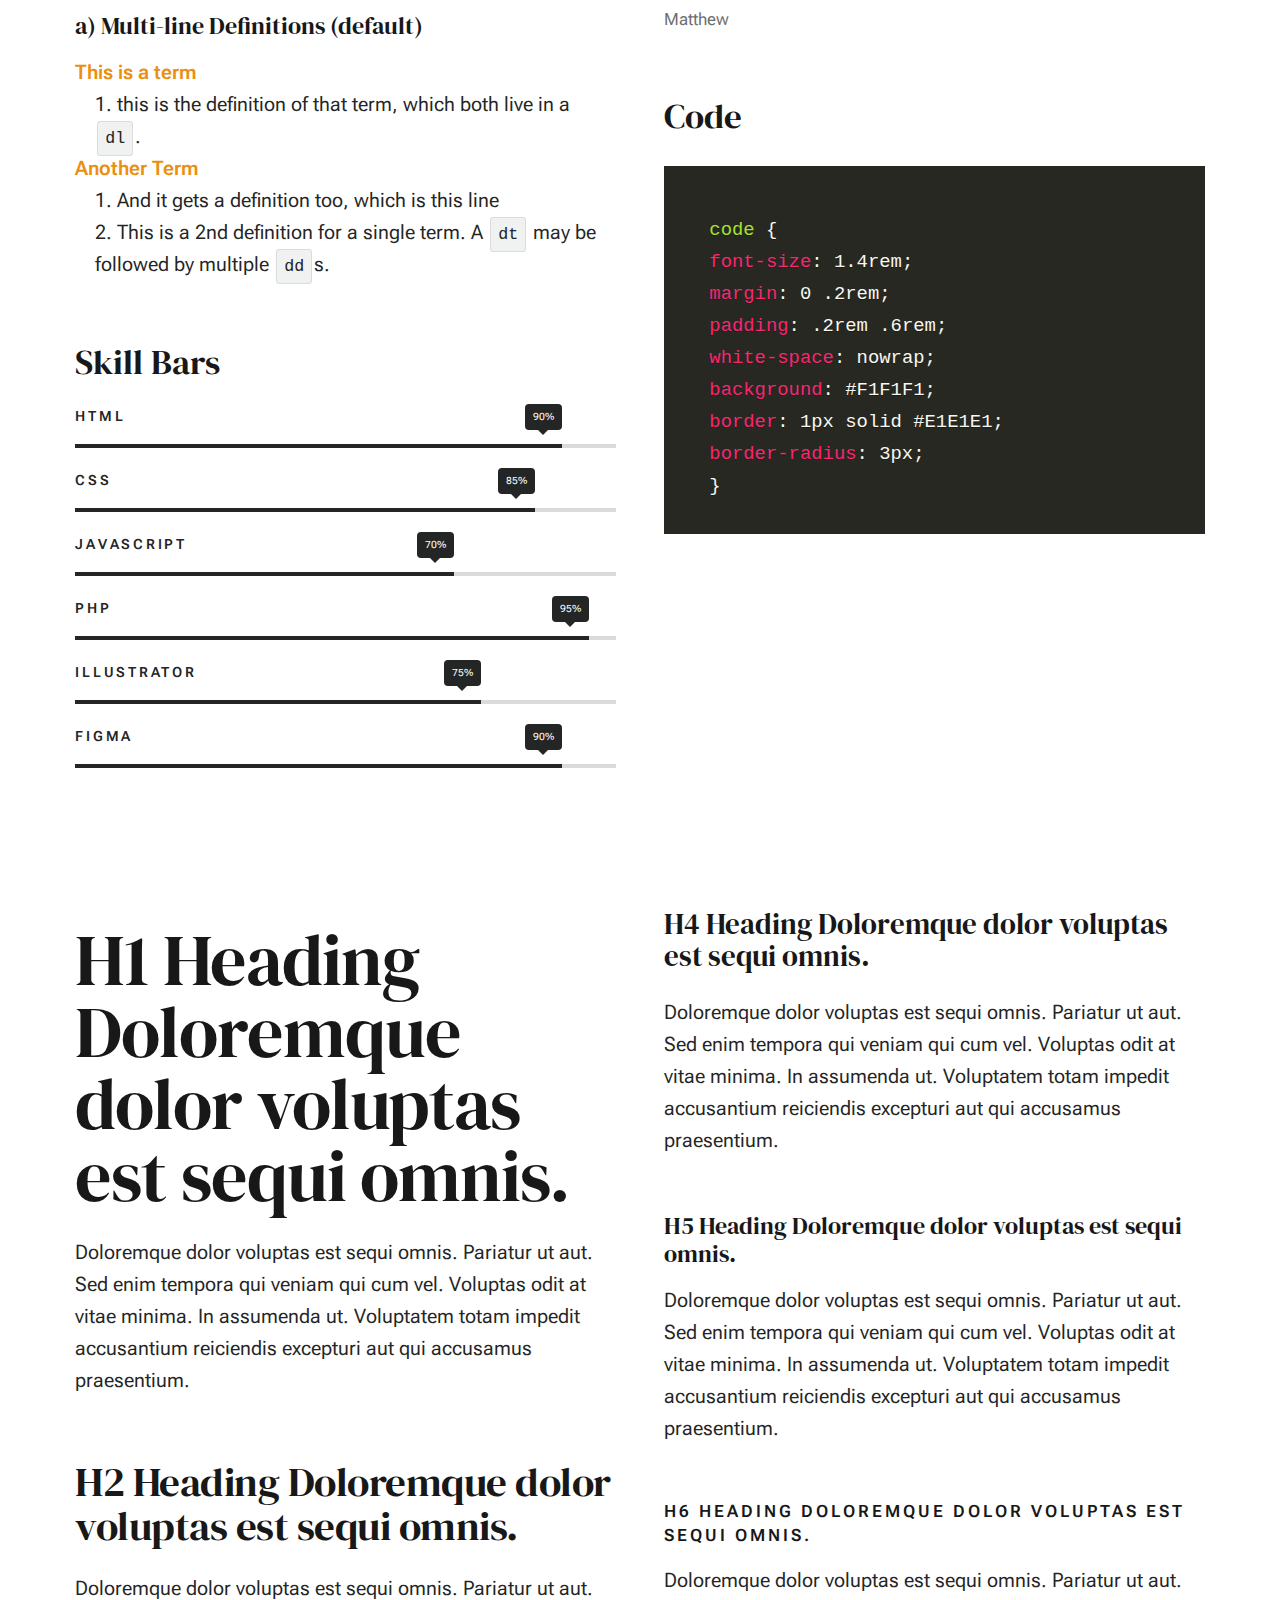
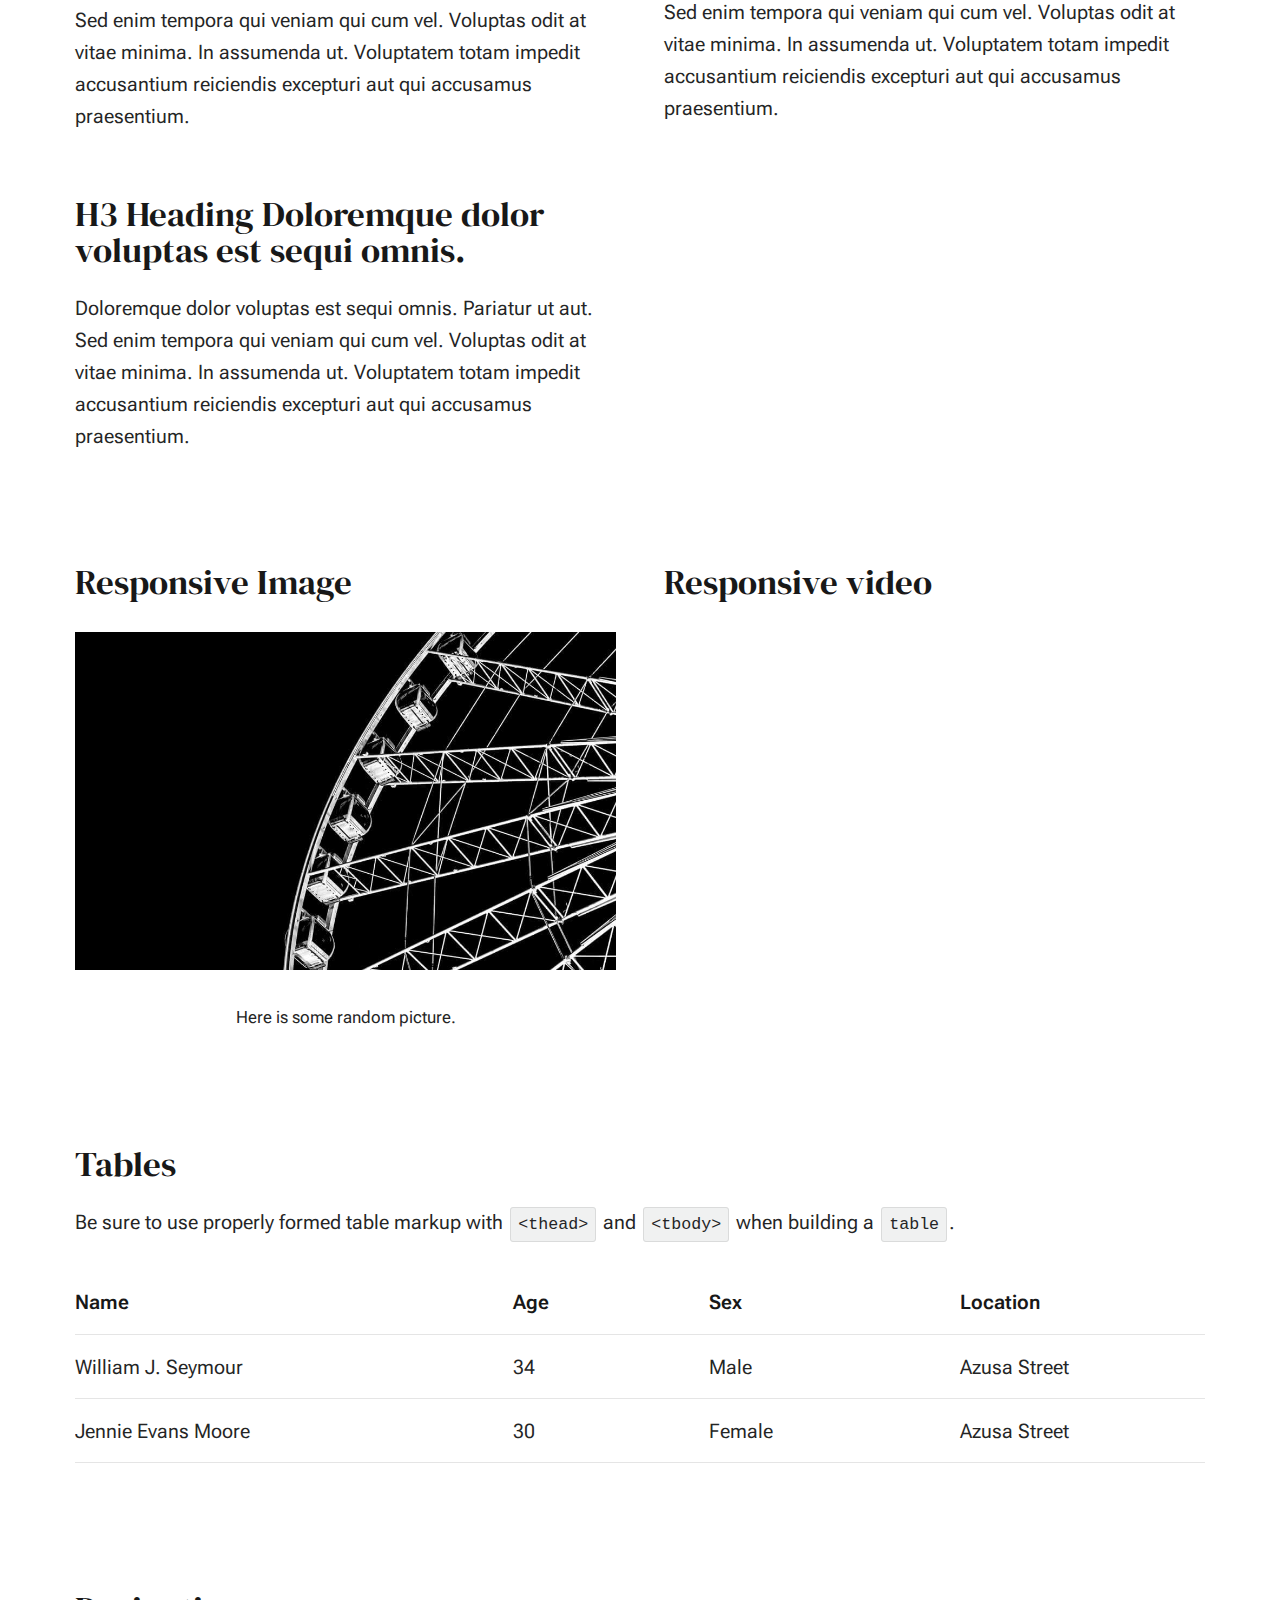
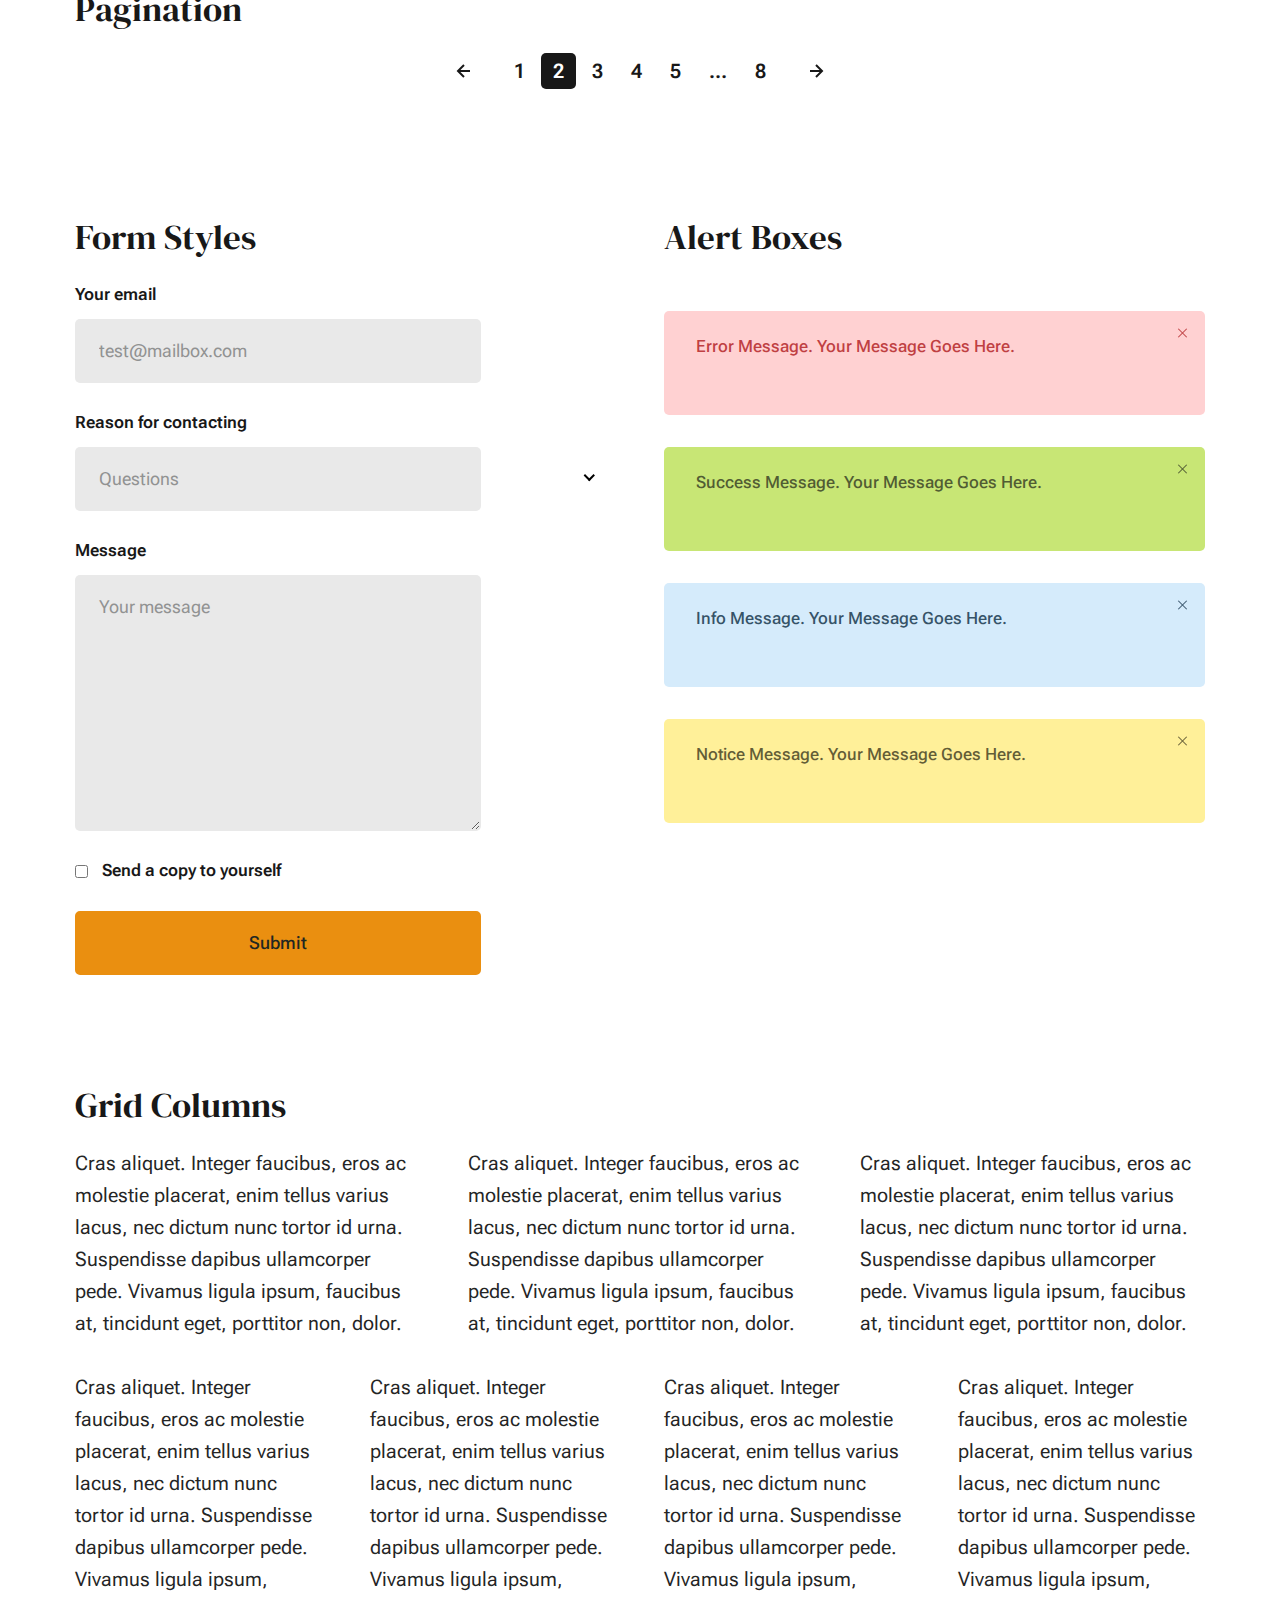
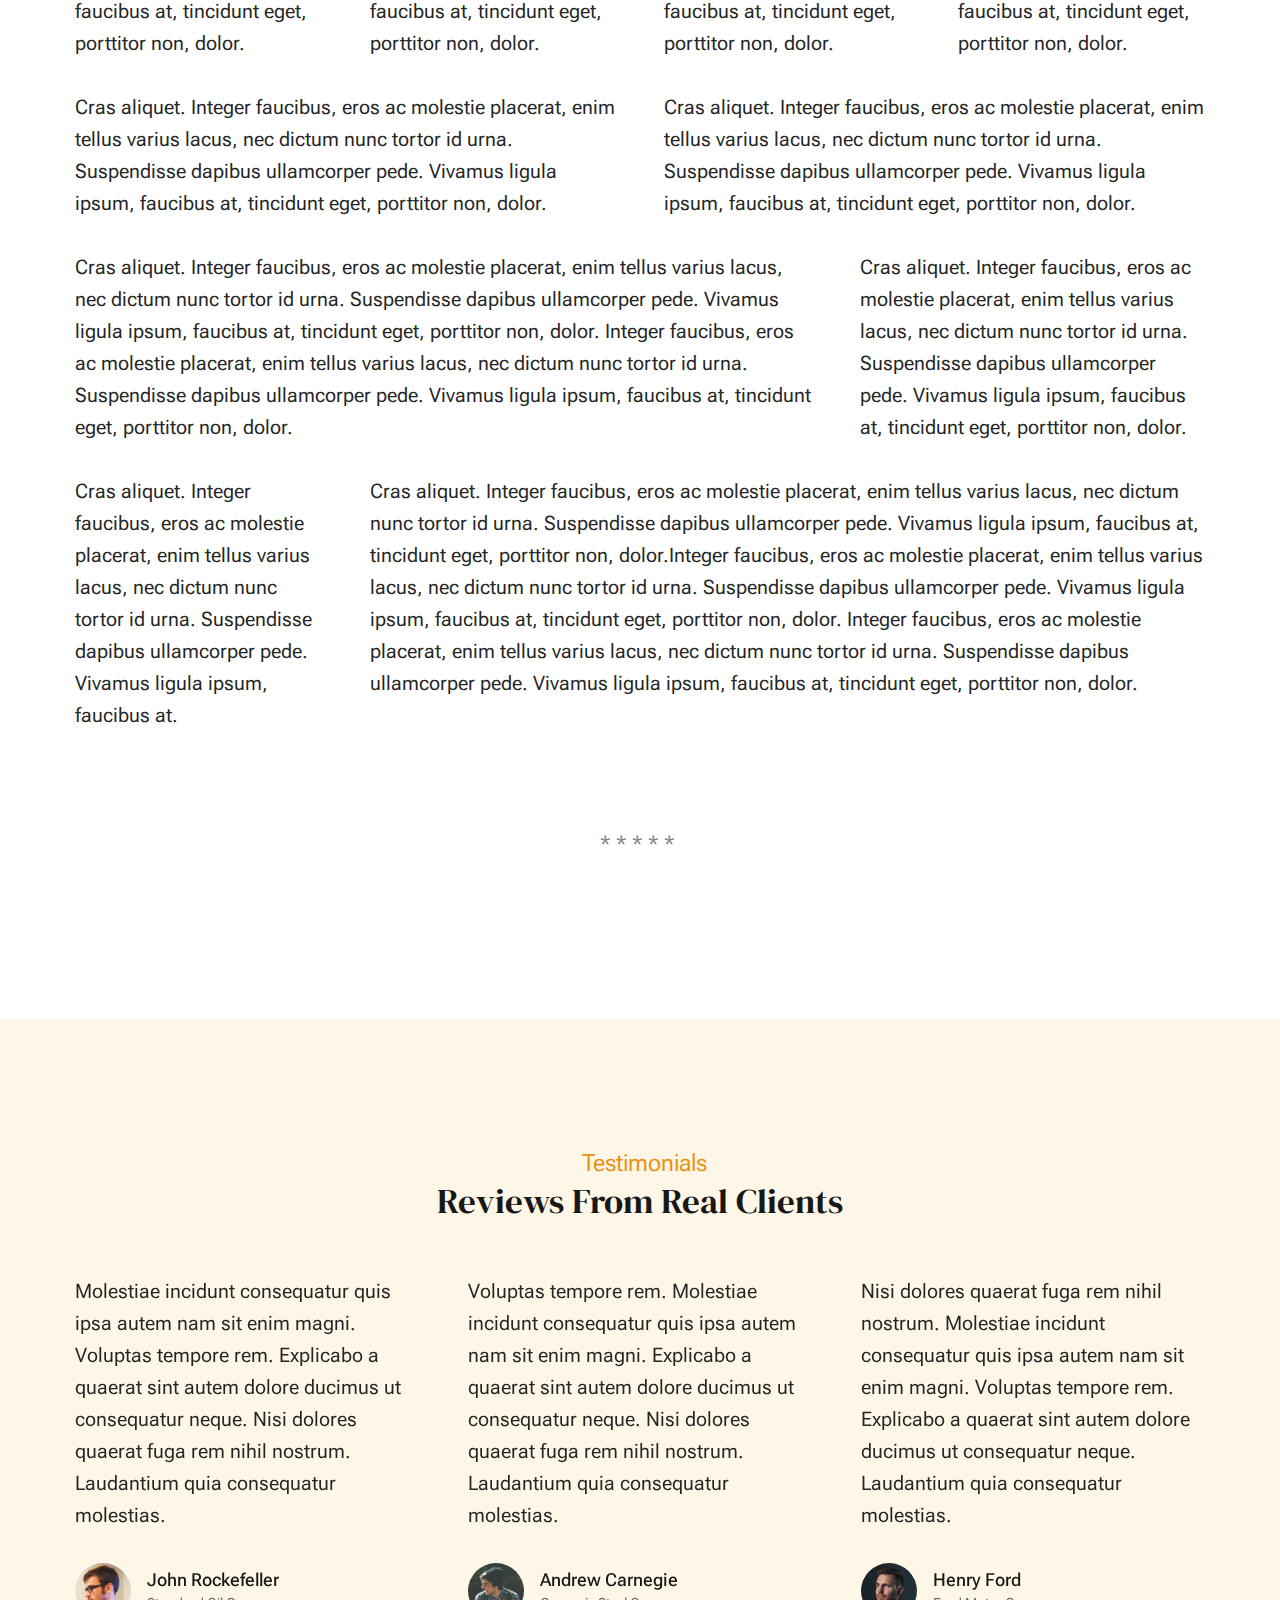
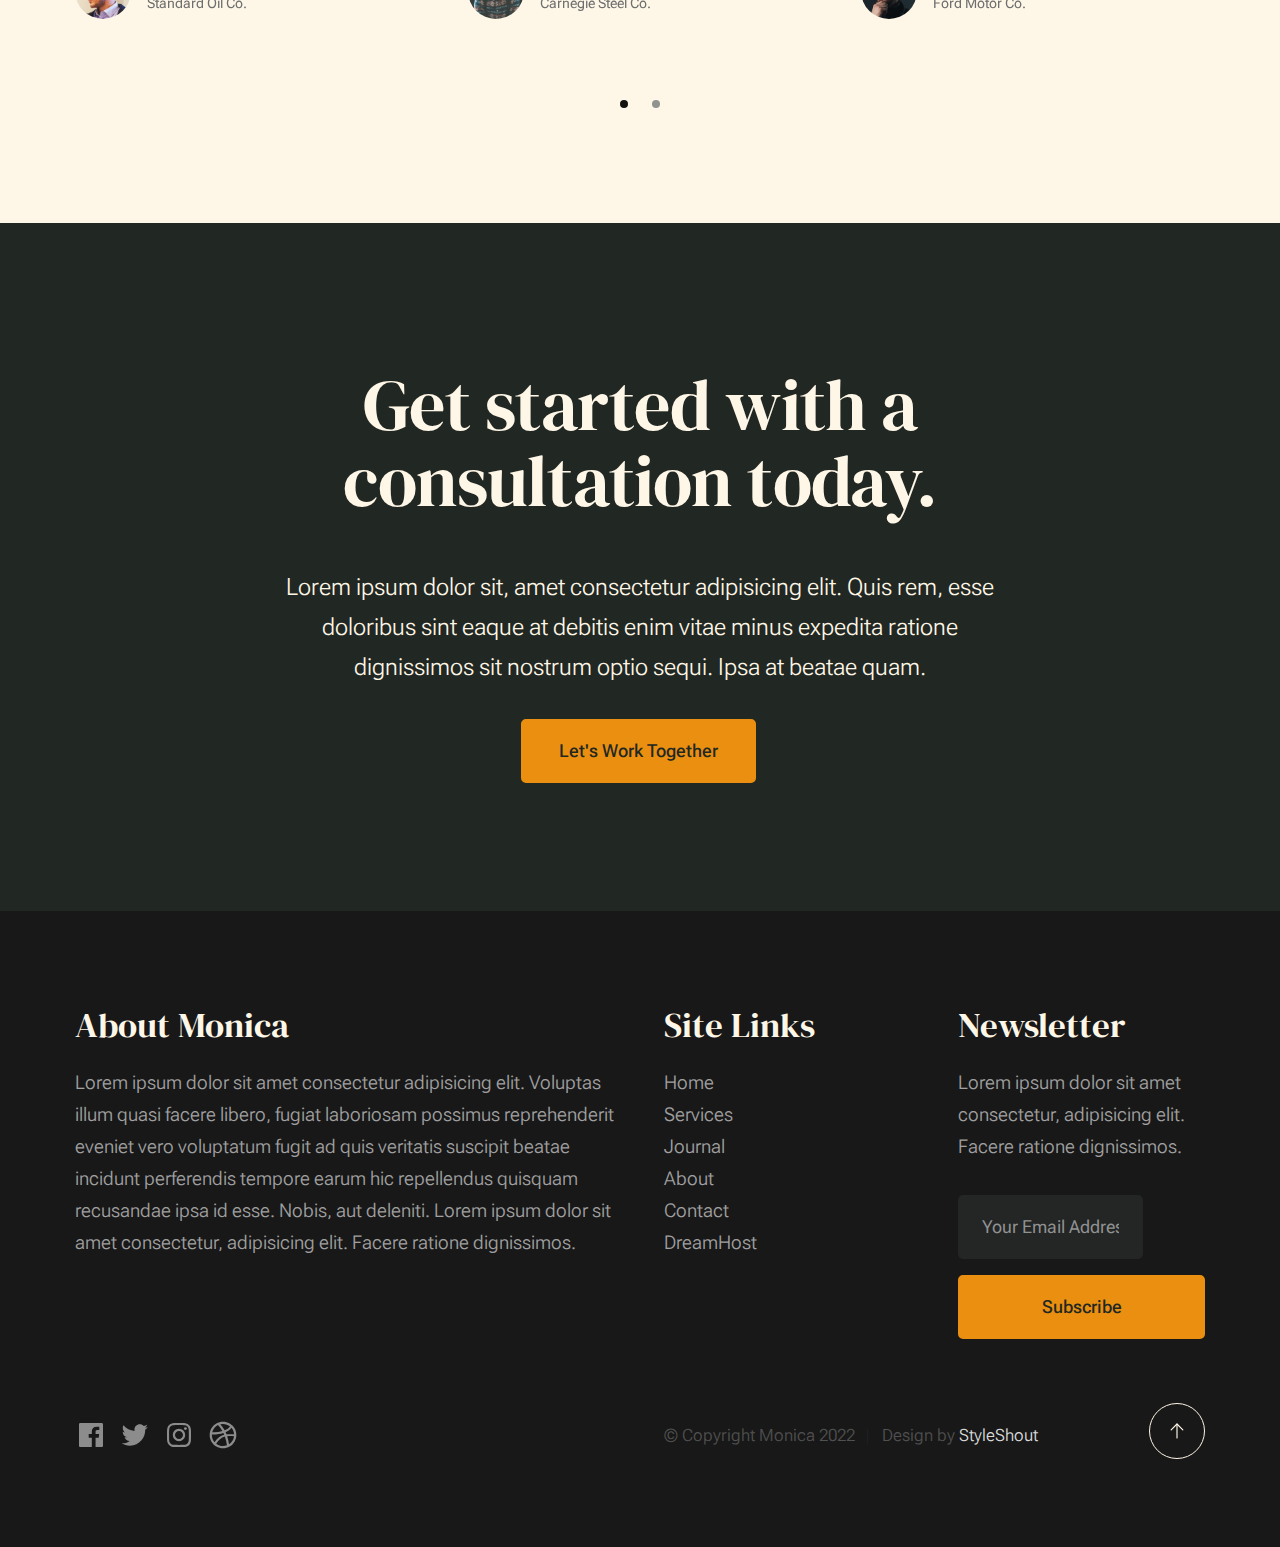
<file: styles.html>
<!DOCTYPE html>
<html lang="en" class="no-js" >
<head>

    <!--- basic page needs
    ================================================== -->
    <meta charset="utf-8">
    <meta name="viewport" content="width=device-width, initial-scale=1">
    <title>Styles - Monica</title>

    <script>
        document.documentElement.classList.remove('no-js');
        document.documentElement.classList.add('js');
    </script>

    <!-- CSS
    ================================================== -->
    <link rel="stylesheet" href="css/vendor.css">
    <link rel="stylesheet" href="css/styles.css">

    <!-- favicons
    ================================================== -->
    <link rel="apple-touch-icon" sizes="180x180" href="apple-touch-icon.png">
    <link rel="icon" type="image/png" sizes="32x32" href="favicon-32x32.png">
    <link rel="icon" type="image/png" sizes="16x16" href="favicon-16x16.png">
    <link rel="manifest" href="site.webmanifest">

</head>


<body id="top">


    <!-- preloader
    ================================================== -->
    <div id="preloader">
        <div id="loader" class="dots-fade">
            <div></div>
            <div></div>
            <div></div>
        </div>
    </div>


    <!-- page wrap
    ================================================== -->
    <div id="page" class="s-pagewrap">


        <!-- # site header 
        ================================================== -->
        <header class="s-header">

            <div class="row s-header__inner width-sixteen-col">

                <div class="s-header__block">
                    <div class="s-header__logo">
                        <a class="logo" href="index.html">
                            <img src="images/logo.svg" alt="Homepage">
                        </a>
                    </div>

                    <a class="s-header__menu-toggle" href="#0"><span>Menu</span></a>
                </div> <!-- end s-header__block -->

                <nav class="s-header__nav">
    
                    <ul class="s-header__menu-links">
                        <li><a href="about.html">About</a></li>
                        <li><a href="services.html">Services</a></li>
                        <li><a href="blog.html">Journal</a></li>
                        <li><a href="contact.html">Contact</a></li>
                    </ul> <!-- s-header__menu-links -->

                    <div class="s-header__contact">
                        <a href="contact.html" class="btn btn--primary s-header__contact-btn">Let's Work Together</a>                        
                    </div> <!-- s-header__contact -->
    
                </nav> <!-- end s-header__nav -->

            </div> <!-- end s-header__inner -->

        </header> <!-- end s-header -->


        <!-- # site main content
        ================================================== -->
        <section id="content" class="s-content">

               <section class="s-pageheader pageheader">
                    <div class="row">
                        <div class="column xl-12">
                            <h1 class="page-title">
                               Style Guide
                            </h1>                            
                        </div>
                    </div>
               </section> <!-- end pageheader --> 

               <section class="s-pagecontent pagecontent">

                    <div class="row row-x-center text-center">

                        <div class="column tab-12 xl-9">
            
                            <p class="lead">Lorem ipsum Officia elit ad tempor dolore est ex incididunt incididunt occaecat culpa deserunt 
                            sunt labore in cillum ullamco magna in Excepteur consequat in reprehenderit proident mollit incididunt officia commodo.
                            Duis ea officia sed dolor pariatur enim dolore dolore quis incididunt nulla exercitation commodo veniam et ea incididunt.
                            </p>
            
                            <hr>
                        </div>
            
                    </div> <!-- end row -->
            
                    <div class="row">
            
                        <div class="column mob-12 md-6 stack-on-900">
            
                            <h3>Paragraph and Image</h3>
            
                            <p><a href="#"><img width="120" height="120" class="u-pull-left" alt="sample-image" src="images/sample-image.jpg"></a>
                            Lorem ipsum dolor sit amet, consectetuer adipiscing elit. Donec libero. Suspendisse bibendum.Cras id urna. Morbi 
                            tincidunt, orci ac convallis aliquam, lectus turpis varius lorem, eu posuere nunc justo tempus leo. Donec mattis, 
                            purus nec placerat bibendum, dui pede condimentum odio, ac blandit ante orci ut diam. Cras fringilla magna. 
                            Phasellus suscipit, leo a pharetra condimentum, lorem tellus eleifend magna, eget fringilla velit magna id 
                            neque posuere nunc justo tempus leo. </p>
            
                            <p>
                            Lorem ipsum dolor sit amet, consectetuer adipiscing elit. Donec libero. Suspendisse bibendum. Cras id urna. 
                            Morbi tincidunt, orci ac convallis aliquam, lectus turpis varius lorem, eu posuere nunc justo tempus leo. 
                            Donec mattis, purus nec placerat bibendum, dui pede condimentumodio, ac blandit ante orci ut diam.	
                            </p>
            
                            <p>A <a href="#">link</a>,
                            <abbr title="this really isn't a very good description">abbrebation</abbr>,
                            <strong>strong text</strong>,
                            <em>em text</em>,
                            <del>deleted text</del>, and
                            <mark>this is a mark text.</mark>
                            <code>.code</code>
                            </p>
            
                        </div>
            
                        <div class="column mob-12 md-6">
            
                            <h3>Drop Caps</h3>
            
                            <p class="drop-cap">Far far away, behind the word mountains, far from the countries Vokalia and Consonantia,
                            there live the blind texts. Separated they live in Bookmarksgrove right at the coast of the
                            Semantics, a large language ocean. A small river named Duden flows by their place and supplies it with the 
                            necessary regelialia. Morbi tincidunt, orci ac convallis aliquam, lectus turpis varius lorem, 
                            euposuere nunc justo tempus leo. Donec mattis, purus nec placerat bibendum, dui pede condimentum odio, 
                            ac blandit ante orci ut diam. Cras fringilla magna. Phasellus suscipit, leo a pharetra condimentum, 
                            lorem tellus eleifend magna, eget fringilla velit magna id neque.
                            </p>
            
                            <h3>Small Print</h3>
            
                            <p><small>Lorem ipsum dolor sit amet, consectetuer adipiscing elit. Donec libero.</small></p>
                            
                    
            
                        </div>
            
                    </div> <!-- end row -->
            
                    <div class="row">
            
                        <div class="column xl-6 md-12">
            
                            <h3 class="u-add-bottom">Pull Quotes</h3>
            
                            <p>
                            Perspiciatis nemo unde et nobis modi consequatur officia amet. Ut enim 
                            tenetur provident maiores. Perspiciatis asperiores incidunt sequi 
                            quisquam. Enim aut. 
                            </p>
            
                            <figure class="pull-quote">
                                <blockquote>
                                    <p>
                                    When you look in the eyes of grace, when you meet grace, 
                                    when you embrace grace, when you see the nail prints in 
                                    grace’s hands and the fire in his eyes, when you feel his 
                                    relentless love for you - it will not motivate you to sin. 
                                    It will motivate you to righteousness.
                                    </p>
            
                                    <footer>
                                        <cite>Judah Smith</cite>
                                    </footer>
                                </blockquote>
                            </figure>
            
            
                        </div>
            
                        <div class="column xl-6 md-12">
            
                            <h3 class="h-add-bottom">Block Quotes</h3>
            
                            <blockquote cite="http://where-i-got-my-info-from.com">
                                <p>
                                For God so loved the world, that he gave his only Son, that whoever believes in 
                                him should not perish but have eternal life. For God did not send his Son into 
                                the world to condemn the world, but in order that the world might be 
                                saved through him.
                                </p>
            
                                <footer>
                                    <cite>
                                        <a href="#0">John 3:16-17 ESV</a>
                                    </cite>
                                </footer>
            
                            </blockquote>
            
                            <blockquote>
                                <p>There is a God-shaped vacuum in the heart of each man which cannot be satisfied 
                                by any created thing but only by God the Creator.</p>
            
                                <footer>
                                    <cite>Blaise Pascal</cite>
                                </footer>
            
                            </blockquote>
            
                        </div>
            
                    </div> <!-- end row -->
            
                    <div class="row u-add-half-bottom">
            
                        <div class="column xl-6 md-12">
            
                            <h3>Example Lists</h3>
            
                            <ol>
                                <li>Here is an example</li>
                                <li>of an ordered list.</li>
                                <li>A parent list item.
                                    <ul>
                                        <li>one</li>
                                        <li>two</li>
                                        <li>three</li>
                                    </ul>
                                    </li>
                                    <li>A list item.</li>
                                </ol>
            
                            <ul class="disc">
                                <li>Here is an example</li>
                                <li>of an unordered list.</li>
                            </ul>
            
                            <h3>Definition Lists</h3>
            
                            <h5>a) Multi-line Definitions (default) </h5>
            
                            <dl class="dictionary-style">
                                <dt><strong>This is a term</strong></dt>
                                    <dd>this is the definition of that term, which both live in a <code>dl</code>.</dd>
                                <dt><strong>Another Term</strong></dt>
                                    <dd>And it gets a definition too, which is this line</dd>
                                    <dd>This is a 2<sup>nd</sup> definition for a single term. A <code>dt</code> may be followed by multiple <code>dd</code>s.</dd>
                            </dl>
            
                            <h3 class="u-add-bottom">Skill Bars</h3>
            
                            <ul class="skill-bars">
                                <li>
                                <div class="progress percent90"><span>90%</span></div>
                                <strong>HTML</strong>
                                </li>
                                <li>
                                <div class="progress percent85"><span>85%</span></div>
                                <strong>CSS</strong>
                                </li>
                                <li>
                                <div class="progress percent70"><span>70%</span></div>
                                <strong>Javascript</strong>
                                </li>
                                <li>
                                <div class="progress percent95"><span>95%</span></div>
                                <strong>PHP</strong>
                                </li>
                                <li>
                                <div class="progress percent75"><span>75%</span></div>
                                <strong>Illustrator</strong>
                                </li>
                                <li>
                                <div class="progress percent90"><span>90%</span></div>
                                <strong>Figma</strong>
                                </li>
                            </ul>
            
                        </div>
            
                        <div class="column xl-6 md-12">
            
                            <h3 class="u-add-bottom">Buttons</h3>
            
                            <p>
                                <a class="btn btn--primary u-fullwidth" href="#0">Primary Button</a>
                                <a class="btn u-fullwidth" href="#0">Default Button</a>
                                <a class="btn btn--stroke u-fullwidth" href="#0">Stroke Button</a>
                            </p>
            
                            <h3>Stats Tabs</h3>
            
                            <ul class="stats-tabs">
                                <li><a href="#0">1,234 <em>Peter</em></a></li>
                                <li><a href="#0">567 <em>James</em></a></li>
                                <li><a href="#0">23,456 <em>John</em></a></li>
                                <li><a href="#0">3,456 <em>Andrew</em></a></li>
                                <li><a href="#0">456 <em>Philip</em></a></li>
                                <li><a href="#0">26 <em>Matthew</em></a></li>
                            </ul>
            
                            <h3 class="u-add-bottom">Code</h3>
            
<pre><code class="language-css">
    code {
    font-size: 1.4rem;
    margin: 0 .2rem;
    padding: .2rem .6rem;
    white-space: nowrap;
    background: #F1F1F1;
    border: 1px solid #E1E1E1;	
    border-radius: 3px;
    }
</code></pre>
            
                        </div>
            
                    </div> <!-- end row -->
            
                    <div class="row u-add-half-bottom">
            
                        <div class="column xl-6 md-12">
                                
                            <h1>H1 Heading Doloremque dolor voluptas est sequi omnis.</h1>
                            <p>Doloremque dolor voluptas est sequi omnis. Pariatur ut aut. Sed enim tempora qui veniam qui cum vel. 
                            Voluptas odit at vitae minima. In assumenda ut. Voluptatem totam impedit accusantium reiciendis excepturi aut qui accusamus praesentium.</p>
            
                            <h2>H2 Heading Doloremque dolor voluptas est sequi omnis.</h2>
                            <p>Doloremque dolor voluptas est sequi omnis. Pariatur ut aut. Sed enim tempora qui veniam qui cum vel. 
                            Voluptas odit at vitae minima. In assumenda ut. Voluptatem totam impedit accusantium reiciendis excepturi aut qui accusamus praesentium.</p>
            
                            <h3>H3 Heading Doloremque dolor voluptas est sequi omnis.</h3>
                            <p>Doloremque dolor voluptas est sequi omnis. Pariatur ut aut. Sed enim tempora qui veniam qui cum vel. 
                            Voluptas odit at vitae minima. In assumenda ut. Voluptatem totam impedit accusantium reiciendis excepturi aut qui accusamus praesentium.</p>
            
                            
                        </div>
            
                        <div class="column xl-6 md-12">
                            <h4>H4 Heading Doloremque dolor voluptas est sequi omnis.</h4>
                            <p>Doloremque dolor voluptas est sequi omnis. Pariatur ut aut. Sed enim tempora qui veniam qui cum vel. 
                            Voluptas odit at vitae minima. In assumenda ut. Voluptatem totam impedit accusantium reiciendis excepturi aut qui accusamus praesentium.</p>
            
                            <h5>H5 Heading Doloremque dolor voluptas est sequi omnis.</h5>
                            <p>Doloremque dolor voluptas est sequi omnis. Pariatur ut aut. Sed enim tempora qui veniam qui cum vel. 
                            Voluptas odit at vitae minima. In assumenda ut. Voluptatem totam impedit accusantium reiciendis excepturi aut qui accusamus praesentium.</p>
            
                            <h6>H6 Heading Doloremque dolor voluptas est sequi omnis.</h6>
                            <p>Doloremque dolor voluptas est sequi omnis. Pariatur ut aut. Sed enim tempora qui veniam qui cum vel. 
                            Voluptas odit at vitae minima. In assumenda ut. Voluptatem totam impedit accusantium reiciendis excepturi aut qui accusamus praesentium.</p>
                
                            
                        </div>
            
                    </div> <!-- end row -->
            
                    <div class="row u-add-half-bottom">
            
                        <div class="column xl-6 md-12">
            
                            <h3 class="u-add-bottom">Responsive Image</h3>
            
                            <figure>
                                <img src="images/wheel-500.jpg" 
                                srcset="images/wheel-1000.jpg 1000w, 
                                images/wheel-500.jpg 500w" 
                                sizes="(max-width: 1000px) 100vw, 1000px" alt="">
            
                                <figcaption>
                                    Here is some random picture.
                                </figcaption>
                            </figure>
            
                        </div>
            
                        <div class="column xl-6 md-12">
            
                            <h3 class="u-add-bottom">Responsive video</h3>
            
                            <div class="video-container">
                            <iframe src="https://player.vimeo.com/video/14592941?color=00a650&title=0&byline=0&portrait=0" width="500" height="281" frameborder="0" webkitallowfullscreen mozallowfullscreen allowfullscreen></iframe> 
                            </div>
            
                        </div>
                        
                    </div> <!-- end row -->
            
                    <div class="row u-add-bottom">
            
                        <div class="column xl-12">
            
                            <h3>Tables</h3>
                            <p>Be sure to use properly formed table markup with <code>&lt;thead&gt;</code> and <code>&lt;tbody&gt;</code> when building a <code>table</code>.</p>
            
                            <div class="table-responsive">
            
                                <table>
                                        <thead>
                                        <tr>
                                            <th>Name</th>
                                            <th>Age</th>
                                            <th>Sex</th>
                                            <th>Location</th>
                                        </tr>
                                        </thead>
                                        <tbody>
                                        <tr>
                                            <td>William J. Seymour</td>
                                            <td>34</td>
                                            <td>Male</td>
                                            <td>Azusa Street</td>
                                        </tr>
                                        <tr>
                                            <td>Jennie Evans Moore</td>
                                            <td>30</td>
                                            <td>Female</td>
                                            <td>Azusa Street</td>
                                        </tr>
                                        </tbody>
                                </table>
            
                            </div>
            
                        </div>
                        
                    </div> <!-- end row -->
            
                    <div class="row">
            
                        <div class="column xl-12">
                            <h3>Pagination</h3>
            
                            <nav class="pgn">
                                <ul>
                                    <li>
                                        <a class="pgn__prev" href="#0">
                                            <svg xmlns="http://www.w3.org/2000/svg" width="24" height="24" viewBox="0 0 24 24"><path d="M12.707 17.293L8.414 13H18v-2H8.414l4.293-4.293-1.414-1.414L4.586 12l6.707 6.707z"/></svg>
                                        </a>
                                    </li>
                                    <li><a class="pgn__num" href="#0">1</a></li>
                                    <li><span class="pgn__num current">2</span></li>
                                    <li><a class="pgn__num" href="#0">3</a></li>
                                    <li><a class="pgn__num" href="#0">4</a></li>
                                    <li><a class="pgn__num" href="#0">5</a></li>
                                    <li><span class="pgn__num dots">…</span></li>
                                    <li><a class="pgn__num" href="#0">8</a></li>
                                    <li>
                                        <a class="pgn__next" href="#0">
                                            <svg xmlns="http://www.w3.org/2000/svg" width="24" height="24" viewBox="0 0 24 24"><path d="M11.293 17.293l1.414 1.414L19.414 12l-6.707-6.707-1.414 1.414L15.586 11H6v2h9.586z"/></svg>
                                        </a>
                                    </li>
                                </ul>
                            </nav>
                        </div>
            
                    </div> <!-- end row -->
            
                    <div class="row">
            
                        <div class="column xl-6 md-12">
            
                            <h3 class="u-add-bottom">Form Styles</h3>
            
                            <form>
                                <div>
                                    <label for="sampleInput">Your email</label>
                                    <input class="u-fullwidth" type="email" placeholder="test@mailbox.com" id="sampleInput">
                                </div>
                                <div>
                                    <label for="sampleRecipientInput">Reason for contacting</label>
                                    <div class="ss-custom-select">
                                        <select class="u-fullwidth" id="sampleRecipientInput">
                                            <option value="Option 1">Questions</option>
                                            <option value="Option 2">Report</option>
                                            <option value="Option 3">Others</option>
                                        </select>
                                    </div>
                                </div>
                                
                                <label for="exampleMessage">Message</label>
                                <textarea class="u-fullwidth" placeholder="Your message" id="exampleMessage"></textarea>
            
                                <label class="u-add-bottom">
                                    <input type="checkbox">
                                    <span class="label-text">Send a copy to yourself</span>
                                </label>
                            
                                <input class="btn--primary u-fullwidth" type="submit" value="Submit">
                            </form>
            
                        </div>
            
                        <div class="column xl-6 md-12">
            
                            <h3>Alert Boxes</h3>
            
                            <br>
                            
                            <div class="alert-box alert-box--error">
                                <p>Error Message. Your Message Goes Here.</p>
                                <span class="alert-box__close"></span>
                            </div><!-- end error -->
                                    
                            <div class="alert-box alert-box--success">
                                <p>Success Message. Your Message Goes Here.</p>
                                <span class="alert-box__close"></span>
                            </div><!-- end success -->
                                    
                            <div class="alert-box alert-box--info">
                                <p>Info Message. Your Message Goes Here.</p>
                                <span class="alert-box__close"></span>
                            </div><!-- end info -->
                                    
                            <div class="alert-box alert-box--notice">
                                <p>Notice Message. Your Message Goes Here.</p>
                                <span class="alert-box__close"></span>
                            </div><!-- end notice -->
                        
                        </div>
            
                    </div> <!-- end row -->
            
                    <div class="row">
            
                        <div class="xl-12 column">
                        <h3 class="half-bottom">Grid Columns</h3>
                        </div>
            
                    </div> <!-- Row End-->
            
                    <!--<h4>1/3 Columns</h4>  -->
            
                    <div class="row">
            
                        <div class="xl-4 md-12 column">
                            <p>
                            Cras aliquet. Integer faucibus, eros ac molestie placerat, enim tellus varius lacus,
                            nec dictum nunc tortor id urna. Suspendisse dapibus ullamcorper pede. Vivamus ligula ipsum,
                            faucibus at, tincidunt eget, porttitor non, dolor. 
                            </p>
                        </div>
            
                        <div class="xl-4 md-12 column">
                            <p>
                            Cras aliquet. Integer faucibus, eros ac molestie placerat, enim tellus varius lacus,
                            nec dictum nunc tortor id urna. Suspendisse dapibus ullamcorper pede. Vivamus ligula ipsum,
                            faucibus at, tincidunt eget, porttitor non, dolor. 
                            </p>
                        </div>
            
                        <div class="xl-4 md-12 column">
                            <p>
                            Cras aliquet. Integer faucibus, eros ac molestie placerat, enim tellus varius lacus,
                            nec dictum nunc tortor id urna. Suspendisse dapibus ullamcorper pede. Vivamus ligula ipsum,
                            faucibus at, tincidunt eget, porttitor non, dolor. 
                            </p>
                        </div>
            
                    </div>
            
                    <!--<h4>1/4 Columns</h4>  -->
            
                    <div class="row">
            
                        <div class="xl-3 md-6 tab-12 column">
                            <p>
                            Cras aliquet. Integer faucibus, eros ac molestie placerat, enim tellus varius lacus,
                            nec dictum nunc tortor id urna. Suspendisse dapibus ullamcorper pede. Vivamus ligula ipsum,
                            faucibus at, tincidunt eget, porttitor non, dolor. 
                            </p>
                        </div>
            
                        <div class="xl-3 md-6 tab-12 column">
                            <p>
                            Cras aliquet. Integer faucibus, eros ac molestie placerat, enim tellus varius lacus,
                            nec dictum nunc tortor id urna. Suspendisse dapibus ullamcorper pede. Vivamus ligula ipsum,
                            faucibus at, tincidunt eget, porttitor non, dolor. 
                            </p>
                        </div>
            
                        <div class="xl-3 md-6 tab-12 column">
                            <p>
                            Cras aliquet. Integer faucibus, eros ac molestie placerat, enim tellus varius lacus,
                            nec dictum nunc tortor id urna. Suspendisse dapibus ullamcorper pede. Vivamus ligula ipsum,
                            faucibus at, tincidunt eget, porttitor non, dolor. 
                            </p>
                        </div>
            
                        <div class="xl-3 md-6 tab-12 column">
                            <p>
                            Cras aliquet. Integer faucibus, eros ac molestie placerat, enim tellus varius lacus,
                            nec dictum nunc tortor id urna. Suspendisse dapibus ullamcorper pede. Vivamus ligula ipsum,
                            faucibus at, tincidunt eget, porttitor non, dolor. 
                            </p>
                        </div>
            
                    </div>
            
                    <!--<h4>1/2 Columns</h4>  -->
            
                    <div class="row">
            
                        <div class="xl-6 tab-12 column">
                            <p>
                            Cras aliquet. Integer faucibus, eros ac molestie placerat, enim tellus varius lacus,
                            nec dictum nunc tortor id urna. Suspendisse dapibus ullamcorper pede. Vivamus ligula ipsum,
                            faucibus at, tincidunt eget, porttitor non, dolor. 
                            </p>
                        </div>
            
                        <div class="xl-6 tab-12 column">
                            <p>
                            Cras aliquet. Integer faucibus, eros ac molestie placerat, enim tellus varius lacus,
                            nec dictum nunc tortor id urna. Suspendisse dapibus ullamcorper pede. Vivamus ligula ipsum,
                            faucibus at, tincidunt eget, porttitor non, dolor. 
                            </p>
                        </div>
            
                    </div>
            
                    <!--<h4>2/3 Columns</h4>  -->
            
                    <div class="row">
            
                        <div class="xl-8 md-7 tab-12 column">
                            <p>
                            Cras aliquet. Integer faucibus, eros ac molestie placerat, enim tellus varius lacus,
                            nec dictum nunc tortor id urna. Suspendisse dapibus ullamcorper pede. Vivamus ligula ipsum,
                            faucibus at, tincidunt eget, porttitor non, dolor. Integer faucibus, eros ac molestie placerat, enim tellus varius lacus,
                            nec dictum nunc tortor id urna. Suspendisse dapibus ullamcorper pede. Vivamus ligula ipsum,
                            faucibus at, tincidunt eget, porttitor non, dolor.
                            </p>
                        </div>
            
                        <div class="xl-4 md-5 tab-12 column">
                            <p>
                            Cras aliquet. Integer faucibus, eros ac molestie placerat, enim tellus varius lacus,
                            nec dictum nunc tortor id urna. Suspendisse dapibus ullamcorper pede. Vivamus ligula ipsum,
                            faucibus at, tincidunt eget, porttitor non, dolor. 
                            </p>
                        </div>
            
                    </div>
            
                    <!--<h4>3/4 Columns</h4>  -->
            
                    <div class="row">
            
                        <div class="xl-3 md-5 tab-12 column">
                            <p>
                            Cras aliquet. Integer faucibus, eros ac molestie placerat, enim tellus varius lacus,
                            nec dictum nunc tortor id urna. Suspendisse dapibus ullamcorper pede. Vivamus ligula ipsum,
                            faucibus at. 
                            </p>
                        </div>
            
                        <div class="xl-9 md-7 tab-12 column">
                            <p>
                            Cras aliquet. Integer faucibus, eros ac molestie placerat, enim tellus varius lacus,
                            nec dictum nunc tortor id urna. Suspendisse dapibus ullamcorper pede. Vivamus ligula ipsum,
                            faucibus at, tincidunt eget, porttitor non, dolor.Integer faucibus, eros ac molestie placerat, enim tellus varius lacus,
                            nec dictum nunc tortor id urna. Suspendisse dapibus ullamcorper pede. Vivamus ligula ipsum,
                            faucibus at, tincidunt eget, porttitor non, dolor. Integer faucibus, eros ac molestie placerat, enim tellus varius lacus,
                            nec dictum nunc tortor id urna. Suspendisse dapibus ullamcorper pede. Vivamus ligula ipsum,
                            faucibus at, tincidunt eget, porttitor non, dolor.
                            </p>
                        </div>
            
                    </div> 
            
                    <hr class="fancy">

               </section> <!-- pagecontent -->

               <section class="s-testimonials">

                    <div class="s-testimonials__header row row-x-center text-center">
                        <div class="column xl-8 lg-12">
        
                            <p class="text-pretitle">
                            Testimonials
                            </p>
                            <h3>
                            Reviews From Real Clients
                            </h3>                        
        
                        </div>
                    </div> <!--end s-testimonials__header -->

                    <div class="row s-testimonials__content">
                        <div class="column xl-12 testimonials">

                            <div class="swiper-container testimonials__slider page-slider">

                                <div class="swiper-wrapper">
                                    <div class="testimonials__slide swiper-slide">
                                        <p>
                                        Molestiae incidunt consequatur quis ipsa autem nam sit enim magni. Voluptas tempore rem. 
                                        Explicabo a quaerat sint autem dolore ducimus ut consequatur neque. Nisi dolores quaerat fuga rem nihil nostrum.
                                        Laudantium quia consequatur molestias.
                                        </p>
                                        <div class="testimonials__author">
                                            <img src="images/avatars/user-01.jpg" alt="Author image" class="testimonials__avatar">
                                            <cite class="testimonials__cite">
                                                <strong>John Rockefeller</strong>
                                                <span>Standard Oil Co.</span>
                                            </cite>
                                        </div>
                                    </div>
                                    <div class="testimonials__slide swiper-slide">
                                        <p>
                                        Voluptas tempore rem. Molestiae incidunt consequatur quis ipsa autem nam sit enim magni. 
                                        Explicabo a quaerat sint autem dolore ducimus ut consequatur neque. Nisi dolores quaerat fuga rem nihil nostrum.
                                        Laudantium quia consequatur molestias.
                                        </p>
                                        <div class="testimonials__author">
                                            <img src="images/avatars/user-04.jpg" alt="Author image" class="testimonials__avatar">
                                            <cite class="testimonials__cite">
                                                <strong>Andrew Carnegie</strong>
                                                <span>Carnegie Steel Co.</span>
                                            </cite>
                                        </div>
                                    </div>
                                    <div class="testimonials__slide swiper-slide">
                                        <p>
                                        Nisi dolores quaerat fuga rem nihil nostrum. Molestiae incidunt consequatur quis ipsa autem nam sit enim magni. 
                                        Voluptas tempore rem. Explicabo a quaerat sint autem dolore ducimus ut consequatur neque. 
                                        Laudantium quia consequatur molestias.
                                        </p>
                                        <div class="testimonials__author">
                                            <img src="images/avatars/user-06.jpg" alt="Author image" class="testimonials__avatar">
                                            <cite class="testimonials__cite">
                                                <strong>Henry Ford</strong>
                                                <span>Ford Motor Co.</span>
                                            </cite>
                                        </div>
                                    </div>
                                    <div class="testimonials__slide swiper-slide">
                                        <p>
                                        Molestiae incidunt consequatur quis ipsa autem nam sit enim magni. Voluptas tempore rem. 
                                        Explicabo a quaerat sint autem dolore ducimus ut consequatur neque. Nisi dolores quaerat fuga rem nihil nostrum.
                                        Laudantium quia consequatur molestias.
                                        </p>
                                        <div class="testimonials__author">
                                            <img src="images/avatars/user-02.jpg" alt="Author image" class="testimonials__avatar">
                                            <cite class="testimonials__cite">
                                                <strong>John Morgan</strong>
                                                <span>JP Morgan & Co.</span>
                                            </cite>
                                        </div>
                                    </div> 
                                </div> <!-- end swiper-wrapper --> 

                                <div class="swiper-pagination"></div>

                            </div> <!--end testimonials__slider --> 

                        </div> <!-- testimonials -->
                    </div> <!--end s-testimonials__content -->

               </section> <!-- end s-testimonials -->

        </section> <!-- s-content-->

        <!-- # cta
        ================================================== -->
        <section id="cta" class="s-cta">

            <div class="row row-x-center text-center">
                <div class="column xl-8 lg-12">

                    <div class="s-cta__content">
                        <h2 class="text-display-title">
                        Get started with a consultation today.
                        </h2>
                        <p class="lead">
                        Lorem ipsum dolor sit, amet consectetur adipisicing elit. Quis rem, esse doloribus sint eaque at debitis enim vitae minus expedita ratione dignissimos sit nostrum optio sequi. Ipsa at beatae quam.
                        </p>
                        <a href="contact.html" class="btn btn--primary">Let's Work Together</a>
                    </div>

                </div>
            </div>

        </section> <!-- end s-cta -->


        <!-- # footer 
        ================================================== -->
        <footer class="s-footer">
            <div class="row s-footer__content">
                <div class="column xl-6 lg-6 md-12 s-footer__block s-footer__about">                    
                    <h3>About Monica</h3>
                    <p>
                    Lorem ipsum dolor sit amet consectetur adipisicing elit. Voluptas illum quasi facere libero, 
                    fugiat laboriosam possimus reprehenderit eveniet vero voluptatum fugit ad quis veritatis suscipit beatae 
                    incidunt perferendis tempore earum hic repellendus quisquam recusandae ipsa id esse. Nobis, aut deleniti.
                    Lorem ipsum dolor sit amet consectetur, adipisicing elit. Facere ratione dignissimos.
                    </p>               
                </div>                
                <div class="column xl-3 lg-6 md-12 s-footer__block s-footer__site-links">
                    <h3>Site Links</h3>
                    <ul class="link-list">
                        <li><a href="index.html">Home</a></li>
                        <li><a href="services.html">Services</a></li>
                        <li><a href="blog.html">Journal</a></li>
                        <li><a href="about.html">About</a></li>
                        <li><a href="contact.html">Contact</a></li>
                        <li><a href="https://www.dreamhost.com/r.cgi?287326">DreamHost</a></li>
                    </ul>
                </div>
                <div class="column xl-3 lg-6 md-12 tab-12 s-footer__block s-footer__newsletter">
                    <h3>Newsletter</h3>

                    <p>
                    Lorem ipsum dolor sit amet consectetur, adipisicing elit. Facere ratione dignissimos.
                    </p>

                    <div class="subscribe-form">
                        <form id="mc-form" class="mc-form">
                            <input type="email" name="EMAIL" id="mce-EMAIL" class="u-fullwidth text-center" placeholder="Your Email Address" title="The domain portion of the email address is invalid (the portion after the @)." pattern="^([^\x00-\x20\x22\x28\x29\x2c\x2e\x3a-\x3c\x3e\x40\x5b-\x5d\x7f-\xff]+|\x22([^\x0d\x22\x5c\x80-\xff]|\x5c[\x00-\x7f])*\x22)(\x2e([^\x00-\x20\x22\x28\x29\x2c\x2e\x3a-\x3c\x3e\x40\x5b-\x5d\x7f-\xff]+|\x22([^\x0d\x22\x5c\x80-\xff]|\x5c[\x00-\x7f])*\x22))*\x40([^\x00-\x20\x22\x28\x29\x2c\x2e\x3a-\x3c\x3e\x40\x5b-\x5d\x7f-\xff]+|\x5b([^\x0d\x5b-\x5d\x80-\xff]|\x5c[\x00-\x7f])*\x5d)(\x2e([^\x00-\x20\x22\x28\x29\x2c\x2e\x3a-\x3c\x3e\x40\x5b-\x5d\x7f-\xff]+|\x5b([^\x0d\x5b-\x5d\x80-\xff]|\x5c[\x00-\x7f])*\x5d))*(\.\w{2,})+$" required>
                            <input type="submit" name="subscribe" value="Subscribe" class="btn btn--primary btn--small u-fullwidth">
                            <!-- <div style="position: absolute; left: -5000px;" aria-hidden="true"><input type="text" name="b_cdb7b577e41181934ed6a6a44_9a91cfe7b3" tabindex="-1" value=""></div> -->
                            <div class="mc-status"></div>
                        </form>
                    </div>
                </div>
            </div>    
            
            <div class="row s-footer__bottom">
                <div class="column xl-6 lg-12">
                    <ul class="s-footer__social social-list">
                        <li>
                            <a href="#0">
                                <svg xmlns="http://www.w3.org/2000/svg" width="24" height="24" viewBox="0 0 24 24" style="fill:rgba(0, 0, 0, 1);transform:;-ms-filter:"><path d="M20,3H4C3.447,3,3,3.448,3,4v16c0,0.552,0.447,1,1,1h8.615v-6.96h-2.338v-2.725h2.338v-2c0-2.325,1.42-3.592,3.5-3.592 c0.699-0.002,1.399,0.034,2.095,0.107v2.42h-1.435c-1.128,0-1.348,0.538-1.348,1.325v1.735h2.697l-0.35,2.725h-2.348V21H20 c0.553,0,1-0.448,1-1V4C21,3.448,20.553,3,20,3z"></path></svg>
                                <span class="u-screen-reader-text">Facebook</span>
                            </a>
                        </li>
                        <li>
                            <a href="#0">
                                <svg xmlns="http://www.w3.org/2000/svg" width="24" height="24" viewBox="0 0 24 24" style="fill:rgba(0, 0, 0, 1);transform:;-ms-filter:"><path d="M19.633,7.997c0.013,0.175,0.013,0.349,0.013,0.523c0,5.325-4.053,11.461-11.46,11.461c-2.282,0-4.402-0.661-6.186-1.809 c0.324,0.037,0.636,0.05,0.973,0.05c1.883,0,3.616-0.636,5.001-1.721c-1.771-0.037-3.255-1.197-3.767-2.793 c0.249,0.037,0.499,0.062,0.761,0.062c0.361,0,0.724-0.05,1.061-0.137c-1.847-0.374-3.23-1.995-3.23-3.953v-0.05 c0.537,0.299,1.16,0.486,1.82,0.511C3.534,9.419,2.823,8.184,2.823,6.787c0-0.748,0.199-1.434,0.548-2.032 c1.983,2.443,4.964,4.04,8.306,4.215c-0.062-0.3-0.1-0.611-0.1-0.923c0-2.22,1.796-4.028,4.028-4.028 c1.16,0,2.207,0.486,2.943,1.272c0.91-0.175,1.782-0.512,2.556-0.973c-0.299,0.935-0.936,1.721-1.771,2.22 c0.811-0.088,1.597-0.312,2.319-0.624C21.104,6.712,20.419,7.423,19.633,7.997z"></path></svg>
                                <span class="u-screen-reader-text">Twitter</span>
                            </a>
                        </li>
                        <li>
                            <a href="#0">
                                <svg xmlns="http://www.w3.org/2000/svg" width="24" height="24" viewBox="0 0 24 24" style="fill:rgba(0, 0, 0, 1);transform:;-ms-filter:"><path d="M11.999,7.377c-2.554,0-4.623,2.07-4.623,4.623c0,2.554,2.069,4.624,4.623,4.624c2.552,0,4.623-2.07,4.623-4.624 C16.622,9.447,14.551,7.377,11.999,7.377L11.999,7.377z M11.999,15.004c-1.659,0-3.004-1.345-3.004-3.003 c0-1.659,1.345-3.003,3.004-3.003s3.002,1.344,3.002,3.003C15.001,13.659,13.658,15.004,11.999,15.004L11.999,15.004z"></path><circle cx="16.806" cy="7.207" r="1.078"></circle><path d="M20.533,6.111c-0.469-1.209-1.424-2.165-2.633-2.632c-0.699-0.263-1.438-0.404-2.186-0.42 c-0.963-0.042-1.268-0.054-3.71-0.054s-2.755,0-3.71,0.054C7.548,3.074,6.809,3.215,6.11,3.479C4.9,3.946,3.945,4.902,3.477,6.111 c-0.263,0.7-0.404,1.438-0.419,2.186c-0.043,0.962-0.056,1.267-0.056,3.71c0,2.442,0,2.753,0.056,3.71 c0.015,0.748,0.156,1.486,0.419,2.187c0.469,1.208,1.424,2.164,2.634,2.632c0.696,0.272,1.435,0.426,2.185,0.45 c0.963,0.042,1.268,0.055,3.71,0.055s2.755,0,3.71-0.055c0.747-0.015,1.486-0.157,2.186-0.419c1.209-0.469,2.164-1.424,2.633-2.633 c0.263-0.7,0.404-1.438,0.419-2.186c0.043-0.962,0.056-1.267,0.056-3.71s0-2.753-0.056-3.71C20.941,7.57,20.801,6.819,20.533,6.111z M19.315,15.643c-0.007,0.576-0.111,1.147-0.311,1.688c-0.305,0.787-0.926,1.409-1.712,1.711c-0.535,0.199-1.099,0.303-1.67,0.311 c-0.95,0.044-1.218,0.055-3.654,0.055c-2.438,0-2.687,0-3.655-0.055c-0.569-0.007-1.135-0.112-1.669-0.311 c-0.789-0.301-1.414-0.923-1.719-1.711c-0.196-0.534-0.302-1.099-0.311-1.669c-0.043-0.95-0.053-1.218-0.053-3.654 c0-2.437,0-2.686,0.053-3.655c0.007-0.576,0.111-1.146,0.311-1.687c0.305-0.789,0.93-1.41,1.719-1.712 c0.534-0.198,1.1-0.303,1.669-0.311c0.951-0.043,1.218-0.055,3.655-0.055c2.437,0,2.687,0,3.654,0.055 c0.571,0.007,1.135,0.112,1.67,0.311c0.786,0.303,1.407,0.925,1.712,1.712c0.196,0.534,0.302,1.099,0.311,1.669 c0.043,0.951,0.054,1.218,0.054,3.655c0,2.436,0,2.698-0.043,3.654H19.315z"></path></svg>
                                <span class="u-screen-reader-text">Instagram</span>
                            </a>
                        </li>
                        <li>
                            <a href="#0">
                                <svg xmlns="http://www.w3.org/2000/svg" width="24" height="24" viewBox="0 0 24 24" style="fill: rgba(0, 0, 0, 1);transform: ;msFilter:;"><path d="M20.66 6.98a9.932 9.932 0 0 0-3.641-3.64C15.486 2.447 13.813 2 12 2s-3.486.447-5.02 1.34c-1.533.893-2.747 2.107-3.64 3.64S2 10.187 2 12s.446 3.487 1.34 5.02a9.924 9.924 0 0 0 3.641 3.64C8.514 21.553 10.187 22 12 22s3.486-.447 5.02-1.34a9.932 9.932 0 0 0 3.641-3.64C21.554 15.487 22 13.813 22 12s-.446-3.487-1.34-5.02zM12 3.66c2 0 3.772.64 5.32 1.919-.92 1.174-2.286 2.14-4.1 2.9-1.002-1.813-2.088-3.327-3.261-4.54A7.715 7.715 0 0 1 12 3.66zM5.51 6.8a8.116 8.116 0 0 1 2.711-2.22c1.212 1.201 2.325 2.7 3.34 4.5-2 .6-4.114.9-6.341.9-.573 0-1.006-.013-1.3-.04A8.549 8.549 0 0 1 5.51 6.8zM3.66 12c0-.054.003-.12.01-.2.007-.08.01-.146.01-.2.254.014.641.02 1.161.02 2.666 0 5.146-.367 7.439-1.1.187.373.381.793.58 1.26-1.32.293-2.674 1.006-4.061 2.14S6.4 16.247 5.76 17.5c-1.4-1.587-2.1-3.42-2.1-5.5zM12 20.34c-1.894 0-3.594-.587-5.101-1.759.601-1.187 1.524-2.322 2.771-3.401 1.246-1.08 2.483-1.753 3.71-2.02a29.441 29.441 0 0 1 1.56 6.62 8.166 8.166 0 0 1-2.94.56zm7.08-3.96a8.351 8.351 0 0 1-2.58 2.621c-.24-2.08-.7-4.107-1.379-6.081.932-.066 1.765-.1 2.5-.1.799 0 1.686.034 2.659.1a8.098 8.098 0 0 1-1.2 3.46zm-1.24-5c-1.16 0-2.233.047-3.22.14a27.053 27.053 0 0 0-.68-1.62c2.066-.906 3.532-2.006 4.399-3.3 1.2 1.414 1.854 3.027 1.96 4.84-.812-.04-1.632-.06-2.459-.06z"></path></svg>
                                <span class="u-screen-reader-text">Dribbble</span>
                            </a>
                        </li>
                    </ul> <!-- end s-footer__social -->
                </div>
                <div class="column xl-6 lg-12">
                    <p class="ss-copyright">
                        <span>© Copyright Monica 2022</span> 
                        <span>Design by <a href="https://www.styleshout.com/">StyleShout</a></span>
                    </p>
                </div>

                <div class="ss-go-top">
                    <a class="smoothscroll" title="Back to Top" href="#top">
                        <svg xmlns="http://www.w3.org/2000/svg" viewBox="0 0 24 24" width="36" height="36" fill="none" stroke="#ffffff" stroke-width="1" stroke-linecap="round" stroke-linejoin="round">&lt;!--!  Atomicons Free 1.00 by @atisalab License - https://atomicons.com/license/ (Icons: CC BY 4.0) Copyright 2021 Atomicons --&gt;<polyline points="17 11 12 6 7 11"></polyline><line x1="12" y1="18" x2="12" y2="6"></line></svg>
                    </a>
                </div> <!-- end ss-go-top -->
            </div>
            
        </footer> <!-- end s-footer -->

    </div> <!-- end page-wrap -->

    <!-- Java Script
    ================================================== -->
    <script src="js/plugins.js"></script>
    <script src="js/main.js"></script>

</body>
</html>
</file>
<file: css/vendor.css>
/* ===================================================================
 * Monica Third-party Stylesheets
 * Template Ver. 1.0.0
 * 12-13-2022
 * -------------------------------------------------------------------
 *
 * TOC:
 * # PrismJS
 * # Swiper
 *
 * ------------------------------------------------------------------- */


/* ===================================================================
 * # PrismJS 1.20.0
 *   https://prismjs.com/download.html#themes=prism-okaidia&languages=markup+css+clike+javascript+markup-templating+php 
 *   
 *   okaidia theme for JavaScript, CSS and HTML
 *   Loosely based on Monokai textmate theme by http://www.monokai.nl/
 *   @author ocodia
 * ------------------------------------------------------------------- */
code[class*=language-],
pre[class*=language-] {
  color          : #f8f8f2;
  background     : none;
  text-shadow    : 0 1px rgba(0, 0, 0, 0.3);
  font-family    : var(--font-mono);
  font-size      : calc(var(--text-size) * 0.9444);
  text-align     : left;
  white-space    : pre;
  word-spacing   : normal;
  word-break     : normal;
  word-wrap      : normal;
  line-height    : var(--vspace-1);
  -moz-tab-size  : 4;
  -o-tab-size    : 4;
  tab-size       : 4;
  -webkit-hyphens: none;
  -ms-hyphens    : none;
  hyphens        : none;
}

/* Code blocks */
pre[class*=language-] {
  padding : var(--vspace-0_5) 0 var(--vspace-1);
  margin  : var(--vspace-1) 0;
  overflow: auto;
}

:not(pre)>code[class*=language-],
pre[class*=language-] {
  background: #272822;
}

/* Inline code */
:not(pre)>code[class*=language-] {
  padding    : 0.1em;
  white-space: normal;
}

.token.comment,
.token.prolog,
.token.doctype,
.token.cdata {
  color: slategray;
}

.token.punctuation {
  color: #f8f8f2;
}

.token.namespace {
  opacity: 0.7;
}

.token.property,
.token.tag,
.token.constant,
.token.symbol,
.token.deleted {
  color: #f92672;
}

.token.boolean,
.token.number {
  color: #ae81ff;
}

.token.selector,
.token.attr-name,
.token.string,
.token.char,
.token.builtin,
.token.inserted {
  color: #a6e22e;
}

.token.operator,
.token.entity,
.token.url,
.language-css .token.string,
.style .token.string,
.token.variable {
  color: #f8f8f2;
}

.token.atrule,
.token.attr-value,
.token.function,
.token.class-name {
  color: #e6db74;
}

.token.keyword {
  color: #66d9ef;
}

.token.regex,
.token.important {
  color: #fd971f;
}

.token.important,
.token.bold {
  font-weight: bold;
}

.token.italic {
  font-style: italic;
}

.token.entity {
  cursor: help;
}



/* ===================================================================
 * # Swiper 6.4.5
 *   Most modern mobile touch slider and framework with hardware accelerated transitions
 *   https://swiperjs.com
 *
 *   Copyright 2014-2020 Vladimir Kharlampidi
 *
 *   Released under the MIT License
 *
 *   Released on: December 18, 2020
 * ------------------------------------------------------------------- */
@font-face {
  font-family: "swiper-icons";
  src        : url("data:application/font-woff;charset=utf-8;base64, [base64]//wADZ2x5ZgAAAywAAADMAAAD2MHtryVoZWFkAAABbAAAADAAAAA2E2+eoWhoZWEAAAGcAAAAHwAAACQC9gDzaG10eAAAAigAAAAZAAAArgJkABFsb2NhAAAC0AAAAFoAAABaFQAUGG1heHAAAAG8AAAAHwAAACAAcABAbmFtZQAAA/gAAAE5AAACXvFdBwlwb3N0AAAFNAAAAGIAAACE5s74hXjaY2BkYGAAYpf5Hu/j+W2+MnAzMYDAzaX6QjD6/4//Bxj5GA8AuRwMYGkAPywL13jaY2BkYGA88P8Agx4j+/8fQDYfA1AEBWgDAIB2BOoAeNpjYGRgYNBh4GdgYgABEMnIABJzYNADCQAACWgAsQB42mNgYfzCOIGBlYGB0YcxjYGBwR1Kf2WQZGhhYGBiYGVmgAFGBiQQkOaawtDAoMBQxXjg/wEGPcYDDA4wNUA2CCgwsAAAO4EL6gAAeNpj2M0gyAACqxgGNWBkZ2D4/wMA+xkDdgAAAHjaY2BgYGaAYBkGRgYQiAHyGMF8FgYHIM3DwMHABGQrMOgyWDLEM1T9/w8UBfEMgLzE////P/5//f/V/xv+r4eaAAeMbAxwIUYmIMHEgKYAYjUcsDAwsLKxc3BycfPw8jEQA/[base64]/uznmfPFBNODM2K7MTQ45YEAZqGP81AmGGcF3iPqOop0r1SPTaTbVkfUe4HXj97wYE+yNwWYxwWu4v1ugWHgo3S1XdZEVqWM7ET0cfnLGxWfkgR42o2PvWrDMBSFj/IHLaF0zKjRgdiVMwScNRAoWUoH78Y2icB/yIY09An6AH2Bdu/UB+yxopYshQiEvnvu0dURgDt8QeC8PDw7Fpji3fEA4z/PEJ6YOB5hKh4dj3EvXhxPqH/SKUY3rJ7srZ4FZnh1PMAtPhwP6fl2PMJMPDgeQ4rY8YT6Gzao0eAEA409DuggmTnFnOcSCiEiLMgxCiTI6Cq5DZUd3Qmp10vO0LaLTd2cjN4fOumlc7lUYbSQcZFkutRG7g6JKZKy0RmdLY680CDnEJ+UMkpFFe1RN7nxdVpXrC4aTtnaurOnYercZg2YVmLN/d/gczfEimrE/fs/bOuq29Zmn8tloORaXgZgGa78yO9/cnXm2BpaGvq25Dv9S4E9+5SIc9PqupJKhYFSSl47+Qcr1mYNAAAAeNptw0cKwkAAAMDZJA8Q7OUJvkLsPfZ6zFVERPy8qHh2YER+3i/BP83vIBLLySsoKimrqKqpa2hp6+jq6RsYGhmbmJqZSy0sraxtbO3sHRydnEMU4uR6yx7JJXveP7WrDycAAAAAAAH//wACeNpjYGRgYOABYhkgZgJCZgZNBkYGLQZtIJsFLMYAAAw3ALgAeNolizEKgDAQBCchRbC2sFER0YD6qVQiBCv/H9ezGI6Z5XBAw8CBK/m5iQQVauVbXLnOrMZv2oLdKFa8Pjuru2hJzGabmOSLzNMzvutpB3N42mNgZGBg4GKQYzBhYMxJLMlj4GBgAYow/P/PAJJhLM6sSoWKfWCAAwDAjgbRAAB42mNgYGBkAIIbCZo5IPrmUn0hGA0AO8EFTQAA") format("woff");
  font-weight: 400;
  font-style : normal;
}

:root {
  --swiper-theme-color: #007aff;
}

.swiper-container {
  margin-left : auto;
  margin-right: auto;
  position    : relative;
  overflow    : hidden;
  list-style  : none;
  padding     : 0;
  /* Fix of Webkit flickering */
  z-index     : 1;
}

.swiper-container-vertical>.swiper-wrapper {
  flex-direction: column;
}

.swiper-wrapper {
  position           : relative;
  width              : 100%;
  height             : 100%;
  z-index            : 1;
  display            : flex;
  transition-property: transform;
  box-sizing         : content-box;
}

.swiper-container-android .swiper-slide,
.swiper-wrapper {
  transform: translate3d(0px, 0, 0);
}

.swiper-container-multirow>.swiper-wrapper {
  flex-wrap: wrap;
}

.swiper-container-multirow-column>.swiper-wrapper {
  flex-wrap     : wrap;
  flex-direction: column;
}

.swiper-container-free-mode>.swiper-wrapper {
  transition-timing-function: ease-out;
  margin                    : 0 auto;
}

.swiper-slide {
  flex-shrink        : 0;
  width              : 100%;
  height             : 100%;
  position           : relative;
  transition-property: transform;
}

.swiper-slide-invisible-blank {
  visibility: hidden;
}

/* Auto Height */
.swiper-container-autoheight,
.swiper-container-autoheight .swiper-slide {
  height: auto;
}

.swiper-container-autoheight .swiper-wrapper {
  align-items        : flex-start;
  transition-property: transform, height;
}

/* 3D Effects */
.swiper-container-3d {
  perspective: 1200px;
}

.swiper-container-3d .swiper-wrapper,
.swiper-container-3d .swiper-slide,
.swiper-container-3d .swiper-slide-shadow-left,
.swiper-container-3d .swiper-slide-shadow-right,
.swiper-container-3d .swiper-slide-shadow-top,
.swiper-container-3d .swiper-slide-shadow-bottom,
.swiper-container-3d .swiper-cube-shadow {
  transform-style: preserve-3d;
}

.swiper-container-3d .swiper-slide-shadow-left,
.swiper-container-3d .swiper-slide-shadow-right,
.swiper-container-3d .swiper-slide-shadow-top,
.swiper-container-3d .swiper-slide-shadow-bottom {
  position      : absolute;
  left          : 0;
  top           : 0;
  width         : 100%;
  height        : 100%;
  pointer-events: none;
  z-index       : 10;
}

.swiper-container-3d .swiper-slide-shadow-left {
  background-image: linear-gradient(to left, rgba(0, 0, 0, 0.5), rgba(0, 0, 0, 0));
}

.swiper-container-3d .swiper-slide-shadow-right {
  background-image: linear-gradient(to right, rgba(0, 0, 0, 0.5), rgba(0, 0, 0, 0));
}

.swiper-container-3d .swiper-slide-shadow-top {
  background-image: linear-gradient(to top, rgba(0, 0, 0, 0.5), rgba(0, 0, 0, 0));
}

.swiper-container-3d .swiper-slide-shadow-bottom {
  background-image: linear-gradient(to bottom, rgba(0, 0, 0, 0.5), rgba(0, 0, 0, 0));
}

/* CSS Mode */
.swiper-container-css-mode>.swiper-wrapper {
  overflow          : auto;
  scrollbar-width   : none;
  /* For Firefox */
  -ms-overflow-style: none;
  /* For Internet Explorer and Edge */
}

.swiper-container-css-mode>.swiper-wrapper::-webkit-scrollbar {
  display: none;
}

.swiper-container-css-mode>.swiper-wrapper>.swiper-slide {
  scroll-snap-align: start start;
}

.swiper-container-horizontal.swiper-container-css-mode>.swiper-wrapper {
  -ms-scroll-snap-type: x mandatory;
  scroll-snap-type    : x mandatory;
}

.swiper-container-vertical.swiper-container-css-mode>.swiper-wrapper {
  -ms-scroll-snap-type: y mandatory;
  scroll-snap-type    : y mandatory;
}

:root {
  --swiper-navigation-size   : 44px;
  /*
    --swiper-navigation-color: var(--swiper-theme-color);
    */
}

.swiper-button-prev,
.swiper-button-next {
  position       : absolute;
  top            : 50%;
  width          : calc(var(--swiper-navigation-size) / 44 * 27);
  height         : var(--swiper-navigation-size);
  margin-top     : calc(-1 * var(--swiper-navigation-size) / 2);
  z-index        : 10;
  cursor         : pointer;
  display        : flex;
  align-items    : center;
  justify-content: center;
  color          : var(--swiper-navigation-color, var(--swiper-theme-color));
}

.swiper-button-prev.swiper-button-disabled,
.swiper-button-next.swiper-button-disabled {
  opacity       : 0.35;
  cursor        : auto;
  pointer-events: none;
}

.swiper-button-prev:after,
.swiper-button-next:after {
  font-family   : swiper-icons;
  font-size     : var(--swiper-navigation-size);
  text-transform: none !important;
  letter-spacing: 0;
  text-transform: none;
  font-variant  : initial;
  line-height   : 1;
}

.swiper-button-prev,
.swiper-container-rtl .swiper-button-next {
  left : 10px;
  right: auto;
}

.swiper-button-prev:after,
.swiper-container-rtl .swiper-button-next:after {
  content: "prev";
}

.swiper-button-next,
.swiper-container-rtl .swiper-button-prev {
  right: 10px;
  left : auto;
}

.swiper-button-next:after,
.swiper-container-rtl .swiper-button-prev:after {
  content: "next";
}

.swiper-button-prev.swiper-button-white,
.swiper-button-next.swiper-button-white {
  --swiper-navigation-color: #ffffff;
}

.swiper-button-prev.swiper-button-black,
.swiper-button-next.swiper-button-black {
  --swiper-navigation-color: #000000;
}

.swiper-button-lock {
  display: none;
}

:root {
  /*
    --swiper-pagination-color: var(--swiper-theme-color);
    */
}

.swiper-pagination {
  position  : absolute;
  text-align: center;
  transition: 300ms opacity;
  transform : translate3d(0, 0, 0);
  z-index   : 10;
}

.swiper-pagination.swiper-pagination-hidden {
  opacity: 0;
}

/* Common Styles */
.swiper-pagination-fraction,
.swiper-pagination-custom,
.swiper-container-horizontal>.swiper-pagination-bullets {
  bottom: 10px;
  left  : 0;
  width : 100%;
}

/* Bullets */
.swiper-pagination-bullets-dynamic {
  overflow : hidden;
  font-size: 0;
}

.swiper-pagination-bullets-dynamic .swiper-pagination-bullet {
  transform: scale(0.33);
  position : relative;
}

.swiper-pagination-bullets-dynamic .swiper-pagination-bullet-active {
  transform: scale(1);
}

.swiper-pagination-bullets-dynamic .swiper-pagination-bullet-active-main {
  transform: scale(1);
}

.swiper-pagination-bullets-dynamic .swiper-pagination-bullet-active-prev {
  transform: scale(0.66);
}

.swiper-pagination-bullets-dynamic .swiper-pagination-bullet-active-prev-prev {
  transform: scale(0.33);
}

.swiper-pagination-bullets-dynamic .swiper-pagination-bullet-active-next {
  transform: scale(0.66);
}

.swiper-pagination-bullets-dynamic .swiper-pagination-bullet-active-next-next {
  transform: scale(0.33);
}

.swiper-pagination-bullet {
  width        : 8px;
  height       : 8px;
  display      : inline-block;
  border-radius: 100%;
  background   : #000;
  opacity      : 0.2;
}

button.swiper-pagination-bullet {
  border            : none;
  margin            : 0;
  padding           : 0;
  box-shadow        : none;
  -webkit-appearance: none;
  -moz-appearance   : none;
  appearance        : none;
}

.swiper-pagination-clickable .swiper-pagination-bullet {
  cursor: pointer;
}

.swiper-pagination-bullet-active {
  opacity   : 1;
  background: var(--swiper-pagination-color, var(--swiper-theme-color));
}

.swiper-container-vertical>.swiper-pagination-bullets {
  right    : 10px;
  top      : 50%;
  transform: translate3d(0px, -50%, 0);
}

.swiper-container-vertical>.swiper-pagination-bullets .swiper-pagination-bullet {
  margin : 6px 0;
  display: block;
}

.swiper-container-vertical>.swiper-pagination-bullets.swiper-pagination-bullets-dynamic {
  top      : 50%;
  transform: translateY(-50%);
  width    : 8px;
}

.swiper-container-vertical>.swiper-pagination-bullets.swiper-pagination-bullets-dynamic .swiper-pagination-bullet {
  display   : inline-block;
  transition: 200ms transform, 200ms top;
}

.swiper-container-horizontal>.swiper-pagination-bullets .swiper-pagination-bullet {
  margin: 0 4px;
}

.swiper-container-horizontal>.swiper-pagination-bullets.swiper-pagination-bullets-dynamic {
  left       : 50%;
  transform  : translateX(-50%);
  white-space: nowrap;
}

.swiper-container-horizontal>.swiper-pagination-bullets.swiper-pagination-bullets-dynamic .swiper-pagination-bullet {
  transition: 200ms transform, 200ms left;
}

.swiper-container-horizontal.swiper-container-rtl>.swiper-pagination-bullets-dynamic .swiper-pagination-bullet {
  transition: 200ms transform, 200ms right;
}

/* Progress */
.swiper-pagination-progressbar {
  background: rgba(0, 0, 0, 0.25);
  position  : absolute;
}

.swiper-pagination-progressbar .swiper-pagination-progressbar-fill {
  background      : var(--swiper-pagination-color, var(--swiper-theme-color));
  position        : absolute;
  left            : 0;
  top             : 0;
  width           : 100%;
  height          : 100%;
  transform       : scale(0);
  transform-origin: left top;
}

.swiper-container-rtl .swiper-pagination-progressbar .swiper-pagination-progressbar-fill {
  transform-origin: right top;
}

.swiper-container-horizontal>.swiper-pagination-progressbar,
.swiper-container-vertical>.swiper-pagination-progressbar.swiper-pagination-progressbar-opposite {
  width : 100%;
  height: 4px;
  left  : 0;
  top   : 0;
}

.swiper-container-vertical>.swiper-pagination-progressbar,
.swiper-container-horizontal>.swiper-pagination-progressbar.swiper-pagination-progressbar-opposite {
  width : 4px;
  height: 100%;
  left  : 0;
  top   : 0;
}

.swiper-pagination-white {
  --swiper-pagination-color: #ffffff;
}

.swiper-pagination-black {
  --swiper-pagination-color: #000000;
}

.swiper-pagination-lock {
  display: none;
}

/* Scrollbar */
.swiper-scrollbar {
  border-radius   : 10px;
  position        : relative;
  -ms-touch-action: none;
  background      : rgba(0, 0, 0, 0.1);
}

.swiper-container-horizontal>.swiper-scrollbar {
  position: absolute;
  left    : 1%;
  bottom  : 3px;
  z-index : 50;
  height  : 5px;
  width   : 98%;
}

.swiper-container-vertical>.swiper-scrollbar {
  position: absolute;
  right   : 3px;
  top     : 1%;
  z-index : 50;
  width   : 5px;
  height  : 98%;
}

.swiper-scrollbar-drag {
  height       : 100%;
  width        : 100%;
  position     : relative;
  background   : rgba(0, 0, 0, 0.5);
  border-radius: 10px;
  left         : 0;
  top          : 0;
}

.swiper-scrollbar-cursor-drag {
  cursor: move;
}

.swiper-scrollbar-lock {
  display: none;
}

.swiper-zoom-container {
  width          : 100%;
  height         : 100%;
  display        : flex;
  justify-content: center;
  align-items    : center;
  text-align     : center;
}

.swiper-zoom-container>img,
.swiper-zoom-container>svg,
.swiper-zoom-container>canvas {
  max-width    : 100%;
  max-height   : 100%;
  -o-object-fit: contain;
  object-fit   : contain;
}

.swiper-slide-zoomed {
  cursor: move;
}

/* Preloader */
:root {
  /*
    --swiper-preloader-color: var(--swiper-theme-color);
    */
}

.swiper-lazy-preloader {
  width            : 42px;
  height           : 42px;
  position         : absolute;
  left             : 50%;
  top              : 50%;
  margin-left      : -21px;
  margin-top       : -21px;
  z-index          : 10;
  transform-origin : 50%;
  -webkit-animation: swiper-preloader-spin 1s infinite linear;
  animation        : swiper-preloader-spin 1s infinite linear;
  box-sizing       : border-box;
  border           : 4px solid var(--swiper-preloader-color, var(--swiper-theme-color));
  border-radius    : 50%;
  border-top-color : transparent;
}

.swiper-lazy-preloader-white {
  --swiper-preloader-color: #fff;
}

.swiper-lazy-preloader-black {
  --swiper-preloader-color: #000;
}

@-webkit-keyframes swiper-preloader-spin {
  100% {
    transform: rotate(360deg);
  }
}

@keyframes swiper-preloader-spin {
  100% {
    transform: rotate(360deg);
  }
}

/* a11y */
.swiper-container .swiper-notification {
  position      : absolute;
  left          : 0;
  top           : 0;
  pointer-events: none;
  opacity       : 0;
  z-index       : -1000;
}

.swiper-container-fade.swiper-container-free-mode .swiper-slide {
  transition-timing-function: ease-out;
}

.swiper-container-fade .swiper-slide {
  pointer-events     : none;
  transition-property: opacity;
}

.swiper-container-fade .swiper-slide .swiper-slide {
  pointer-events: none;
}

.swiper-container-fade .swiper-slide-active,
.swiper-container-fade .swiper-slide-active .swiper-slide-active {
  pointer-events: auto;
}

.swiper-container-cube {
  overflow: visible;
}

.swiper-container-cube .swiper-slide {
  pointer-events             : none;
  -webkit-backface-visibility: hidden;
  backface-visibility        : hidden;
  z-index                    : 1;
  visibility                 : hidden;
  transform-origin           : 0 0;
  width                      : 100%;
  height                     : 100%;
}

.swiper-container-cube .swiper-slide .swiper-slide {
  pointer-events: none;
}

.swiper-container-cube.swiper-container-rtl .swiper-slide {
  transform-origin: 100% 0;
}

.swiper-container-cube .swiper-slide-active,
.swiper-container-cube .swiper-slide-active .swiper-slide-active {
  pointer-events: auto;
}

.swiper-container-cube .swiper-slide-active,
.swiper-container-cube .swiper-slide-next,
.swiper-container-cube .swiper-slide-prev,
.swiper-container-cube .swiper-slide-next+.swiper-slide {
  pointer-events: auto;
  visibility    : visible;
}

.swiper-container-cube .swiper-slide-shadow-top,
.swiper-container-cube .swiper-slide-shadow-bottom,
.swiper-container-cube .swiper-slide-shadow-left,
.swiper-container-cube .swiper-slide-shadow-right {
  z-index                    : 0;
  -webkit-backface-visibility: hidden;
  backface-visibility        : hidden;
}

.swiper-container-cube .swiper-cube-shadow {
  position  : absolute;
  left      : 0;
  bottom    : 0px;
  width     : 100%;
  height    : 100%;
  background: #000;
  opacity   : 0.6;
  filter    : blur(50px);
  z-index   : 0;
}

.swiper-container-flip {
  overflow: visible;
}

.swiper-container-flip .swiper-slide {
  pointer-events             : none;
  -webkit-backface-visibility: hidden;
  backface-visibility        : hidden;
  z-index                    : 1;
}

.swiper-container-flip .swiper-slide .swiper-slide {
  pointer-events: none;
}

.swiper-container-flip .swiper-slide-active,
.swiper-container-flip .swiper-slide-active .swiper-slide-active {
  pointer-events: auto;
}

.swiper-container-flip .swiper-slide-shadow-top,
.swiper-container-flip .swiper-slide-shadow-bottom,
.swiper-container-flip .swiper-slide-shadow-left,
.swiper-container-flip .swiper-slide-shadow-right {
  z-index                    : 0;
  -webkit-backface-visibility: hidden;
  backface-visibility        : hidden;
}
</file>
<file: css/styles.css>
@charset "UTF-8";
/* =================================================================== 
 * Monica Main Stylesheet
 * Template Ver. 1.0.0
 * 12-13-2022
 * ------------------------------------------------------------------
 *
 * TOC:
 * # SETTINGS
 *		## fonts
 *    	## colors
 *	  	## spacing and typescale
 *		## grid variables
 * # CSS RESET
 * # GRID
 *		## extra large devices
 *		## large devices
 *		## medium devices 
 *		## tablet devices
 *		## mobile devices
 *		## small mobile devices
 *		## additional column stackpoints 
 * # BASE SETUP
 * # UTILITY CLASSES
 * # TYPOGRAPHY 
 *		## additional typography & helper classes
 *		## lists
 *		## media 
 *		## spacing
 * # PRELOADER
 *		## page loaded
 * # FORM 
 *		## style placeholder text
 *		## change autocomplete styles in Chrome
 * # BUTTONS
 * # TABLE
 * # COMPONENTS
 *		## pagination 
 *		## alert box 
 *		## skillbars
 *		## stats tabs
 * # PROJECT-WIDE SHARED STYLES
 *		## list items
 *		## social list
 *		## blog card
 *		## testimonials
 *		## swiper overrides
 * # GRID-BASED LAYOUTS
 *		## grid block
 *		## list grid
 * # PAGE WRAP
 * # SITE HEADER
 *		## logo
 *		## main navigation
 *		## mobile menu toggle
 * # PAGEHEADER & PAGECONTENT
 * # INTRO
 *		## intro content
 *		## intro scroll down
 *		## intro transitions
 * # ABOUT
 * # EXPERTISE
 * # CLIENTS
 *		## clients list
 * # CTA
 * # JOURNAL
 * # FOOTER
 *		## newsletter
 *		## copyright
 *		## go top
 * # BLOG STYLES 
 * # PAGE STYLES 
 *		## services page
 *		## contact page
 *
 * ------------------------------------------------------------------ */


/* ===================================================================
 * # SETTINGS
 *
 *
 * ------------------------------------------------------------------- */

/* ------------------------------------------------------------------- 
 * ## fonts 
 * ------------------------------------------------------------------- */
@import url("https://fonts.googleapis.com/css2?family=DM+Serif+Display&family=Roboto+Flex:opsz,wght@8..144,300;8..144,400;8..144,500;8..144,600&display=swap");

:root {
	--font-1: "Roboto Flex", sans-serif;
	--font-2: "DM Serif Display", Serif;

  /* monospace
   */
	--font-mono: Consolas, "Andale Mono", Courier, "Courier New", monospace;
}

/* ------------------------------------------------------------------- 
 * ## colors
 * ------------------------------------------------------------------- */
:root {
  /* color-1(#EA9010)
   * color-2(#343D35)
   * color-3(#FEF5E4)
   */
	--color-1: hsla(35, 87%, 49%, 1);
	--color-2: hsla(127, 8%, 22%, 1);
	--color-3: hsla(39, 93%, 95%, 1);

  /* theme color variations
   */
	--color-1-lightest             : hsla(35, 87%, 96%, 1);
	--color-1-lighter              : hsla(35, 87%, 69%, 1);
	--color-1-light                : hsla(35, 87%, 59%, 1);
	--color-1-dark                 : hsla(35, 87%, 39%, 1);
	--color-1-darker               : hsla(35, 87%, 29%, 1);
	--color-1-darkest              : hsla(35, 87%, 10%, 1);

	--color-2-lightest             : hsla(127, 8%, 55%, 1);
	--color-2-lighter              : hsla(127, 8%, 42%, 1);
	--color-2-light                : hsla(127, 8%, 32%, 1);
	--color-2-dark                 : hsla(127, 8%, 14%, 1);
	--color-2-darker               : hsla(127, 8%, 2%, 1);
	
	--color-3-light                : hsla(39, 93%, 100%, 1);
	--color-3-dark                 : hsla(39, 93%, 85%, 1);
	--color-3-darker               : hsla(39, 93%, 75%, 1);

  /* feedback colors
   * color-error(#ffd1d2), color-success(#c8e675), 
   * color-info(#d7ecfb), color-notice(#fff099)
   */
	--color-error                  : hsla(359, 100%, 91%, 1);
	--color-success                : hsla(76, 69%, 68%, 1);
	--color-info                   : hsla(205, 82%, 91%, 1);
	--color-notice                 : hsla(51, 100%, 80%, 1);
	--color-error-content          : hsla(359, 50%, 50%, 1);
	--color-success-content        : hsla(76, 29%, 28%, 1);
	--color-info-content           : hsla(205, 32%, 31%, 1);
	--color-notice-content         : hsla(51, 30%, 30%, 1);

  /* shades 
   * generated using 
   * Tint & Shade Generator 
   * (https                     ://maketintsandshades.com/)
   */
	--color-black                  : #000000;
	--color-gray-19                : #121212;
	--color-gray-18                : #242525;
	--color-gray-17                : #363737;
	--color-gray-16                : #484949;
	--color-gray-15                : #5b5c5c;
	--color-gray-14                : #6d6e6e;
	--color-gray-13                : #7f8080;
	--color-gray-12                : #919292;
	--color-gray-11                : #a3a5a5;
	--color-gray-10                : #b5b7b7;
	--color-gray-9                 : #bcbebe;
	--color-gray-8                 : #c4c5c5;
	--color-gray-7                 : #cbcdcd;
	--color-gray-6                 : #d3d4d4;
	--color-gray-5                 : #dadbdb;
	--color-gray-4                 : #e1e2e2;
	--color-gray-3                 : #e9e9e9;
	--color-gray-2                 : #f0f1f1;
	--color-gray-1                 : #f8f8f8;
	--color-white                  : #ffffff;

  /* text
   */
	--color-text                   : var(--color-gray-18);
	--color-text-dark              : #181818;
	--color-text-light             : var(--color-gray-14);
	--color-placeholder            : var(--color-gray-12);

  /* link
   */
	--color-link                   : var(--color-1);
	--color-link-hover             : var(--color-2-lighter);
	--color-link-active            : var(--color-2-lighter);

  /* buttons
   */
	--color-btn                    : var(--color-gray-4);
	--color-btn-text               : var(--color-text);
	--color-btn-hover              : var(--color-gray-5);
	--color-btn-hover-text         : var(--color-text);
	--color-btn-primary            : var(--color-1);
	--color-btn-primary-text       : var(--color-2-dark);
	--color-btn-primary-hover      : var(--color-1-light);
	--color-btn-primary-hover-text : var(--color-2-dark);
	--color-btn-stroke             : var(--color-text-dark);
	--color-btn-stroke-text        : var(--color-text-dark);
	--color-btn-stroke-hover       : var(--color-text-dark);
	--color-btn-stroke-hover-text  : var(--color-white);

  /* preloader
   */
	--color-preloader-bg           : var(--color-2-dark);
	--color-loader                 : var(--color-white);
	--color-loader-light           : var(--color-2-light);

  /* others
   */
	--color-body                   : white;
	--color-border                 : rgba(0, 0, 0, .1);
	--border-radius                : 5px;
}

/* ------------------------------------------------------------------- 
 * ## spacing and typescale
 * ------------------------------------------------------------------- */
:root {
  /* spacing
   * base font size: 20px 
   * vertical space unit : 32px
   */
	--base-size        : 62.5%;
	--multiplier       : 1;
	--base-font-size   : calc(2rem * var(--multiplier));
	--space            : calc(3.2rem * var(--multiplier));

  /* vertical spacing 
   */
	--vspace-0_125     : calc(0.125 * var(--space));
	--vspace-0_25      : calc(0.25 * var(--space));
	--vspace-0_375     : calc(0.375 * var(--space));
	--vspace-0_5       : calc(0.5 * var(--space));
	--vspace-0_625     : calc(0.625 * var(--space));
	--vspace-0_75      : calc(0.75 * var(--space));
	--vspace-0_875     : calc(0.875 * var(--space));
	--vspace-1         : calc(var(--space));
	--vspace-1_25      : calc(1.25 * var(--space));
	--vspace-1_5       : calc(1.5 * var(--space));
	--vspace-1_75      : calc(1.75 * var(--space));
	--vspace-2         : calc(2 * var(--space));
	--vspace-2_5       : calc(2.5 * var(--space));
	--vspace-3         : calc(3 * var(--space));
	--vspace-3_5       : calc(3.5 * var(--space));
	--vspace-4         : calc(4 * var(--space));
	--vspace-4_5       : calc(4.5 * var(--space));
	--vspace-5         : calc(5 * var(--space));
	--vspace-5_5       : calc(5.5 * var(--space));
	--vspace-6         : calc(6 * var(--space));
	--vspace-6_5       : calc(6.5 * var(--space));
	--vspace-7         : calc(7 * var(--space));
	--vspace-7_5       : calc(7.5 * var(--space));
	--vspace-8         : calc(8 * var(--space));
	--vspace-8_5       : calc(8.5 * var(--space));
	--vspace-9         : calc(9 * var(--space));
	--vspace-9_5       : calc(9.5 * var(--space));
	--vspace-10        : calc(10 * var(--space));

  /* type scale
   * ratio 1        :2 | base: 20px
   * -------------------------------------------------------
   *
   * --text-huge-3    = (148.60px)
   * --text-huge-2    = (123.83px)
   * --text-huge-1    = (103.20px)
   * --text-display-3 = (86.00px)
   * --text-display-2 = (71.66px)
   * --text-display-1 = (59.72px)
   * --text-xxxl      = (49.77px)
   * --text-xxl       = (41.47px)
   * --text-xl        = (34.56px)
   * --text-lg        = (28.80px)
   * --text-md        = (24.00px)
   * --text-size      = (20.00px) BASE
   * --text-sm        = (16.67px)
   * --text-xs        = (13.89px)
   *
   * ---------------------------------------------------------
   */
	--text-scale-ratio : 1.2;
	--text-size        : var(--base-font-size);
	--text-xs          : calc((var(--text-size) / var(--text-scale-ratio)) / var(--text-scale-ratio));
	--text-sm          : calc(var(--text-xs) * var(--text-scale-ratio));
	--text-md          : calc(var(--text-sm) * var(--text-scale-ratio) * var(--text-scale-ratio));
	--text-lg          : calc(var(--text-md) * var(--text-scale-ratio));
	--text-xl          : calc(var(--text-lg) * var(--text-scale-ratio));
	--text-xxl         : calc(var(--text-xl) * var(--text-scale-ratio));
	--text-xxxl        : calc(var(--text-xxl) * var(--text-scale-ratio));
	--text-display-1   : calc(var(--text-xxxl) * var(--text-scale-ratio));
	--text-display-2   : calc(var(--text-display-1) * var(--text-scale-ratio));
	--text-display-3   : calc(var(--text-display-2) * var(--text-scale-ratio));
	--text-huge-1      : calc(var(--text-display-3) * var(--text-scale-ratio));
	--text-huge-2      : calc(var(--text-huge-1) * var(--text-scale-ratio));
	--text-huge-3      : calc(var(--text-huge-2) * var(--text-scale-ratio));

  /* default button height
   */
	--vspace-btn       : var(--vspace-2);
}

/* on mobile devices below 600px, change the value of '--multiplier' 
 * to adjust the values of base font size and vertical space unit.
 */
@media screen and (max-width: 600px) {
	:root {
		--multiplier: .9375;
	}
}

/* ------------------------------------------------------------------- 
 * ## grid variables
 * ------------------------------------------------------------------- */
:root {
  
  /* widths for rows and containers
   */
	--width-sixteen-cols: 1760px;
	--width-default     : 1320px;
	--width-wide        : 1600px;
	--width-wider       : 1800px;
	--width-narrow      : 1200px;
	--width-narrower    : 1000px;
	--width-narrowest   : 800px;
	--width-full        : 100%;
	--width-grid-max    : var(--width-default);

  /* gutter
   */
	--gutter            : 2.4rem;
}

/* on large screen devices
 */
@media screen and (max-width: 1000px) {
	:root {
		--gutter: 2.2rem;
	}
}

/* on small devices
 */
@media screen and (max-width: 600px) {
	:root {
		--gutter: 1rem;
	}
}



/* ====================================================================
 * # CSS RESET
 *
 *
 * --------------------------------------------------------------------
 * http://meyerweb.com/eric/tools/css/reset/ 
 * v2.0 | 20110126
 * License: none (public domain)
 * -------------------------------------------------------------------- */
html,
body,
div,
span,
applet,
object,
iframe,
h1,
h2,
h3,
h4,
h5,
h6,
p,
blockquote,
pre,
a,
abbr,
acronym,
address,
big,
cite,
code,
del,
dfn,
em,
img,
ins,
kbd,
q,
s,
samp,
small,
strike,
strong,
sub,
sup,
tt,
var,
b,
u,
i,
center,
dl,
dt,
dd,
ol,
ul,
li,
fieldset,
form,
label,
legend,
table,
caption,
tbody,
tfoot,
thead,
tr,
th,
td,
article,
aside,
canvas,
details,
embed,
figure,
figcaption,
footer,
header,
hgroup,
menu,
nav,
output,
ruby,
section,
summary,
time,
mark,
audio,
video {
	margin        : 0;
	padding       : 0;
	border        : 0;
	font-size     : 100%;
	font          : inherit;
	vertical-align: baseline;
}

/* HTML5 display-role reset for older browsers */
article,
aside,
details,
figcaption,
figure,
footer,
header,
hgroup,
menu,
nav,
section {
	display: block;
}

body {
	line-height: 1;
}

ol,
ul {
	list-style: none;
}

blockquote,
q {
	quotes: none;
}

blockquote:before,
blockquote:after,
q:before,
q:after {
	content: "";
	content: none;
}

table {
	border-collapse: collapse;
	border-spacing : 0;
}


/* ===================================================================
 * # GRID v5.0.0
 *
 *
 * -------------------------------------------------------------------
 * - Grid system based on the flex display property.
 *
 * - Grid breakpoints are based on MAXIMUM WIDTH media queries, 
 *   meaning they apply to that one breakpoint and ALL THOSE BELOW IT.
 *
 * - Grid columns without a specified width will automatically layout 
 *   as equal width columns.
 *
 * - On viewports 400px and below, all grid columns will stacked 
 *   vertically
 *
 * ------------------------------------------------------------------- */

/* row 
 */
.row {
	display  : flex;
	flex-flow: row wrap;
	width    : min(92%, var(--width-grid-max));
	margin   : 0 auto;
}

.row .row {
	width       : auto;
	margin-left : calc(var(--gutter) * -1);
	margin-right: calc(var(--gutter) * -1);
}

/* column
 */
.column {
	flex   : 1;
	padding: 0 var(--gutter);
}

.collapse>.column,
.column.collapse {
	padding: 0;
}

/* row utility classes
 */
.row.row-wrap {
	flex-wrap: wrap;
}

.row.row-nowrap {
	flex-wrap: nowrap;
}

.row.row-y-top {
	align-items: flex-start;
}

.row.row-y-bottom {
	align-items: flex-end;
}

.row.row-y-center {
	align-items: center;
}

.row.row-stretch {
	align-items: stretch;
}

.row.row-baseline {
	align-items: baseline;
}

.row.row-x-left {
	justify-content: flex-start;
}

.row.row-x-right {
	justify-content: flex-end;
}

.row.row-x-center {
	justify-content: center;
}

.row.row-center {
	align-items    : center;
	justify-content: center;
}

/* ------------------------- -------------------------------------------
 * ## extra large devices (1201px and above)
 * -------------------------------------------------------------------- */
.xl-1 {
	flex : none;
	width: 8.3333333333%;
}

.xl-2 {
	flex : none;
	width: 16.6666666667%;
}

.xl-3 {
	flex : none;
	width: 25%;
}

.xl-4 {
	flex : none;
	width: 33.3333333333%;
}

.xl-5 {
	flex : none;
	width: 41.6666666667%;
}

.xl-6 {
	flex : none;
	width: 50%;
}

.xl-7 {
	flex : none;
	width: 58.3333333333%;
}

.xl-8 {
	flex : none;
	width: 66.6666666667%;
}

.xl-9 {
	flex : none;
	width: 75%;
}

.xl-10 {
	flex : none;
	width: 83.3333333333%;
}

.xl-11 {
	flex : none;
	width: 91.6666666667%;
}

.xl-12 {
	flex : none;
	width: 100%;
}

/* --------------------------------------------------------------------
 * ## large devices (1001px to 1200px)
 * -------------------------------------------------------------------- */
@media screen and (max-width: 1200px) {
	.lg-1 {
		flex : none;
		width: 8.3333333333%;
	}

	.lg-2 {
		flex : none;
		width: 16.6666666667%;
	}

	.lg-3 {
		flex : none;
		width: 25%;
	}

	.lg-4 {
		flex : none;
		width: 33.3333333333%;
	}

	.lg-5 {
		flex : none;
		width: 41.6666666667%;
	}

	.lg-6 {
		flex : none;
		width: 50%;
	}

	.lg-7 {
		flex : none;
		width: 58.3333333333%;
	}

	.lg-8 {
		flex : none;
		width: 66.6666666667%;
	}

	.lg-9 {
		flex : none;
		width: 75%;
	}

	.lg-10 {
		flex : none;
		width: 83.3333333333%;
	}

	.lg-11 {
		flex : none;
		width: 91.6666666667%;
	}

	.lg-12 {
		flex : none;
		width: 100%;
	}
}

/* --------------------------------------------------------------------
 * ## medium devices (801px to 1000px)
 * -------------------------------------------------------------------- */
@media screen and (max-width: 1000px) {
	.md-1 {
		flex : none;
		width: 8.3333333333%;
	}

	.md-2 {
		flex : none;
		width: 16.6666666667%;
	}

	.md-3 {
		flex : none;
		width: 25%;
	}

	.md-4 {
		flex : none;
		width: 33.3333333333%;
	}

	.md-5 {
		flex : none;
		width: 41.6666666667%;
	}

	.md-6 {
		flex : none;
		width: 50%;
	}

	.md-7 {
		flex : none;
		width: 58.3333333333%;
	}

	.md-8 {
		flex : none;
		width: 66.6666666667%;
	}

	.md-9 {
		flex : none;
		width: 75%;
	}

	.md-10 {
		flex : none;
		width: 83.3333333333%;
	}

	.md-11 {
		flex : none;
		width: 91.6666666667%;
	}

	.md-12 {
		flex : none;
		width: 100%;
	}
}

/* --------------------------------------------------------------------
 * ## tablet devices (601px to 800px)  
 * -------------------------------------------------------------------- */
@media screen and (max-width: 800px) {
	.tab-1 {
		flex : none;
		width: 8.3333333333%;
	}

	.tab-2 {
		flex : none;
		width: 16.6666666667%;
	}

	.tab-3 {
		flex : none;
		width: 25%;
	}

	.tab-4 {
		flex : none;
		width: 33.3333333333%;
	}

	.tab-5 {
		flex : none;
		width: 41.6666666667%;
	}

	.tab-6 {
		flex : none;
		width: 50%;
	}

	.tab-7 {
		flex : none;
		width: 58.3333333333%;
	}

	.tab-8 {
		flex : none;
		width: 66.6666666667%;
	}

	.tab-9 {
		flex : none;
		width: 75%;
	}

	.tab-10 {
		flex : none;
		width: 83.3333333333%;
	}

	.tab-11 {
		flex : none;
		width: 91.6666666667%;
	}

	.tab-12 {
		flex : none;
		width: 100%;
	}
}

/* --------------------------------------------------------------------
 * ## mobile devices (401px to 600px)  
 * -------------------------------------------------------------------- */
@media screen and (max-width: 600px) {
	.row {
		width        : 100%;
		padding-left : 6vw;
		padding-right: 6vw;
	}

	.row .row {
		padding-left : 0;
		padding-right: 0;
	}

	.mob-1 {
		flex : none;
		width: 8.3333333333%;
	}

	.mob-2 {
		flex : none;
		width: 16.6666666667%;
	}

	.mob-3 {
		flex : none;
		width: 25%;
	}

	.mob-4 {
		flex : none;
		width: 33.3333333333%;
	}

	.mob-5 {
		flex : none;
		width: 41.6666666667%;
	}

	.mob-6 {
		flex : none;
		width: 50%;
	}

	.mob-7 {
		flex : none;
		width: 58.3333333333%;
	}

	.mob-8 {
		flex : none;
		width: 66.6666666667%;
	}

	.mob-9 {
		flex : none;
		width: 75%;
	}

	.mob-10 {
		flex : none;
		width: 83.3333333333%;
	}

	.mob-11 {
		flex : none;
		width: 91.6666666667%;
	}

	.mob-12 {
		flex : none;
		width: 100%;
	}
}

/* --------------------------------------------------------------------
 * ## small mobile devices (up to 400px)
 * -------------------------------------------------------------------- */

/* stack columns vertically
 */
@media screen and (max-width: 400px) {
	.row .row {
		margin-left : 0;
		margin-right: 0;
	}

	.column {
		flex        : none;
		width       : 100%;
		margin-left : 0;
		margin-right: 0;
		padding     : 0;
	}
}

/* --------------------------------------------------------------------
 * ## additional column stackpoints 
 * -------------------------------------------------------------------- */
@media screen and (max-width: 900px) {
	.stack-on-900 {
		flex        : none;
		width       : 100%;
		margin-left : 0;
		margin-right: 0;
	}
}

@media screen and (max-width: 700px) {
	.stack-on-700 {
		flex        : none;
		width       : 100%;
		margin-left : 0;
		margin-right: 0;
	}
}

@media screen and (max-width: 550px) {
	.stack-on-550 {
		flex        : none;
		width       : 100%;
		margin-left : 0;
		margin-right: 0;
	}
}


/* ===================================================================
 * # BASE SETUP
 *
 *
 * ------------------------------------------------------------------- */
html {
	font-size : var(--base-size);
	box-sizing: border-box;
}

*,
*::before,
*::after {
	box-sizing: inherit;
}

html,
body {
	height: 100%;
}

body {
	background-color          : var(--color-body);
	-webkit-overflow-scrolling: touch;
	-webkit-text-size-adjust  : 100%;
	-webkit-font-smoothing    : antialiased;
	-moz-osx-font-smoothing   : grayscale;
}

p {
	font-size     : inherit;
	text-rendering: optimizeLegibility;
}

a {
	text-decoration: none;
}

svg,
img,
video {
	max-width: 100%;
	height   : auto;
}

pre {
	overflow: auto;
}

div,
dl,
dt,
dd,
ul,
ol,
li,
h1,
h2,
h3,
h4,
h5,
h6,
pre,
form,
p,
blockquote,
th,
td {
	margin : 0;
	padding: 0;
}

input[type=email],
input[type=number],
input[type=search],
input[type=text],
input[type=tel],
input[type=url],
input[type=password],
textarea {
	-webkit-appearance: none;
	-moz-appearance   : none;
	appearance        : none;
}


/* ===================================================================
 * # UTILITY CLASSES
 *
 *
 * ------------------------------------------------------------------- */

/* flex item alignment classes
 */
.u-flexitem-center {
	margin    : auto;
	align-self: center;
}

.u-flexitem-left {
	margin-right: auto;
	align-self  : center;
}

.u-flexitem-right {
	margin-left: auto;
	align-self : center;
}

.u-flexitem-x-center {
	margin-right: auto;
	margin-left : auto;
}

.u-flexitem-x-left {
	margin-right: auto;
}

.u-flexitem-x-right {
	margin-left: auto;
}

.u-flexitem-y-center {
	align-self: center;
}

.u-flexitem-y-top {
	align-self: flex-start;
}

.u-flexitem-y-bottom {
	align-self: flex-end;
}

/* misc helper classes
 */
.u-screen-reader-text {
	clip             : rect(1px, 1px, 1px, 1px);
	-webkit-clip-path: inset(50%);
	clip-path        : inset(50%);
	height           : 1px;
	width            : 1px;
	margin           : -1px;
	overflow         : hidden;
	padding          : 0;
	border           : 0;
	position         : absolute;
	word-wrap        : normal !important;
}

.u-clearfix:after {
	content: "";
	display: table;
	clear  : both;
}

.u-flex-center {
	align-items    : center;
	justify-content: center;
}

.u-hidden {
	display: none;
}

.u-invisible {
	visibility: hidden;
}

.u-antialiased {
	-webkit-font-smoothing : antialiased;
	-moz-osx-font-smoothing: grayscale;
}

.u-overflow-hidden {
	overflow: hidden;
}

.u-remove-top {
	margin-top: 0;
}

.u-remove-bottom {
	margin-bottom: 0;
}

.u-add-half-bottom {
	margin-bottom: var(--vspace-0_5);
}

.u-add-bottom {
	margin-bottom: var(--vspace-1);
}

.u-no-border {
	border: none;
}

.u-fullwidth {
	width: 75%;
}

.u-pull-left {
	float: left;
}

.u-pull-right {
	float: right;
}


/* ===================================================================
 * # TYPOGRAPHY 
 *
 *
 * ------------------------------------------------------------------- 
 * type scale - ratio 1:2 | base: 20px
 * -------------------------------------------------------------------
 *
 * --text-huge-3    = (148.60px)
 * --text-huge-2    = (123.83px)
 * --text-huge-1    = (103.20px)
 * --text-display-3 = (86.00px)
 * --text-display-2 = (71.66px)
 * --text-display-1 = (59.72px)
 * --text-xxxl      = (49.77px)
 * --text-xxl       = (41.47px)
 * --text-xl        = (34.56px)
 * --text-lg        = (28.80px)
 * --text-md        = (24.00px)
 * --text-size      = (20.00px) BASE
 * --text-sm        = (16.67px)
 * --text-xs        = (13.89px)
 *
 * -------------------------------------------------------------------- */

/* --------------------------------------------------------------------
 * ## base type styles
 * -------------------------------------------------------------------- */
body {
	font-family: var(--font-1);
	font-size  : var(--base-font-size);
	font-weight: 400;
	line-height: var(--vspace-1);
	color      : var(--color-text);
}

/* links
 */
a {
	color     : var(--color-link);
	transition: all 0.3s ease-in-out;
}

a:focus,
a:hover,
a:active {
	color: var(--color-link-hover);
}

a:hover,
a:active {
	outline: 0;
}

/* headings
 */
h1,
h2,
h3,
h4,
h5,
h6,
.h1,
.h2,
.h3,
.h4,
.h5,
.h6 {
	font-family           : var(--font-2);
	font-weight           : 400;
	color                 : var(--color-text-dark);
	font-variant-ligatures: common-ligatures;
	text-rendering        : optimizeLegibility;
}

h1,
.h1 {
	margin-top   : var(--vspace-2_5);
	margin-bottom: var(--vspace-0_75);
}

h2,
.h2,
h3,
.h3,
h4,
.h4 {
	margin-top   : var(--vspace-2);
	margin-bottom: var(--vspace-0_75);
}

h5,
.h5,
h6,
.h6 {
	margin-top   : var(--vspace-1_75);
	margin-bottom: var(--vspace-0_5);
}

h1,
.h1 {
	font-size     : var(--text-display-2);
	line-height   : calc(2.25 * var(--space));
	letter-spacing: -0.015em;
}

@media screen and (max-width: 500px) {

	h1,
	.h1 {
		font-size  : var(--text-xxxl);
		line-height: calc(1.625 * var(--space));
	}
}

h2,
.h2 {
	font-size     : var(--text-xxl);
	line-height   : calc(1.375 * var(--space));
	letter-spacing: -0.012em;
}

h3,
.h3 {
	font-size  : var(--text-xl);
	line-height: calc(1.125 * var(--space));
}

h4,
.h4 {
	font-size  : var(--text-lg);
	line-height: var(--vspace-1);
}

h5,
.h5 {
	font-size  : var(--text-md);
	line-height: var(--vspace-0_875);
}

h6,
.h6 {
	font-family   : var(--font-1);
	font-weight   : 600;
	font-size     : var(--text-sm);
	line-height   : var(--vspace-0_75);
	text-transform: uppercase;
	letter-spacing: 0.3rem;
}

/* emphasis, italic,
 * strong, bold and small text
 */
em,
i,
strong,
b {
	font-size  : inherit;
	line-height: inherit;
}

em,
i {
	font-style: italic;
}

strong,
b {
	font-weight: 600;
	color      : var(--color-text-dark);
}

small {
	font-size  : 80%;
	font-weight: 400;
	line-height: var(--vspace-0_5);
}

/* blockquotes
 */
blockquote {
	margin     : 0 0 var(--vspace-1) 0;
	padding    : var(--vspace-1) var(--vspace-1_5);
	border-left: 2px solid var(--color-text-dark);
	position   : relative;
}

blockquote p {
	font-family: var(--font-1);
	font-weight: 400;
	font-size  : var(--text-lg);
	font-style : normal;
	line-height: var(--vspace-1_25);
	color      : var(--color-text-dark);
	padding    : 0;
}

blockquote cite {
	display    : block;
	font-family: var(--font-1);
	font-weight: 400;
	font-size  : var(--text-sm);
	line-height: var(--vspace-0_75);
	font-style : normal;
}

blockquote cite:before {
	content: "— ";
}

blockquote cite,
blockquote cite a,
blockquote cite a:visited {
	color : var(--color-text-light);
	border: none;
}

@media screen and (max-width: 500px) {
	blockquote {
		padding: var(--vspace-0_75) var(--vspace-0_75);
	}

	blockquote p {
		font-size  : var(--text-md);
		line-height: var(--vspace-1);
	}
}

/* figures
 */
figure img,
p img {
	margin        : 0;
	vertical-align: bottom;
}

figure {
	display     : block;
	margin-left : 0;
	margin-right: 0;
}

figure img+figcaption {
	margin-top: var(--vspace-1);
}

figcaption {
	/* font-style: italic; */
	font-size    : var(--text-sm);
	text-align   : center;
	margin-bottom: 0;
}

/* preformatted, code
 */
var,
kbd,
samp,
code,
pre {
	font-family: var(--font-mono);
}

pre {
	padding   : var(--vspace-0_75) var(--vspace-1) var(--vspace-1);
	background: var(--color-gray-2);
	overflow-x: auto;
}

code {
	font-size    : var(--text-sm);
	line-height  : 1.6rem;
	margin       : 0 0.2rem;
	padding      : calc((var(--vspace-1) - 1.6rem) / 2 - 0.1rem) 0.7rem;
	white-space  : nowrap;
	background   : var(--color-gray-2);
	border       : 1px solid var(--color-gray-5);
	color        : var(--color-text);
	border-radius: 3px;
}

pre>code {
	display    : block;
	white-space: pre;
	line-height: var(--vspace-1);
	padding    : 0;
	margin     : 0;
	border     : none;
}

/* deleted text, abbreviation,
 * & mark text
 */
del {
	text-decoration: line-through;
}

abbr {
	font-family   : var(--font-1);
	font-weight   : 600;
	font-variant  : small-caps;
	text-transform: lowercase;
	letter-spacing: 0.1em;
	color         : var(--color-text-dark);
}

abbr[title],
dfn[title] {
	border-bottom  : 1px dotted;
	cursor         : help;
	text-decoration: none;
}

mark {
	background: var(--color-1-light);
	color     : var(--color-text);
}

/* horizontal rule
 */
hr {
	border      : solid var(--color-border);
	border-width: 0.1rem 0 0;
	clear       : both;
	margin      : var(--vspace-2) 0 calc(var(--vspace-2) - 1px);
	height      : 0;
}

hr.fancy {
	border    : none;
	margin    : var(--vspace-2) 0;
	height    : var(--vspace-1);
	text-align: center;
}

hr.fancy::before {
	content       : "*****";
	letter-spacing: 0.3em;
}

/* --------------------------------------------------------------------
 * ## additional typography & helper classes
 * -------------------------------------------------------------------- */
.lead,
.attention-getter {
	font-family: var(--font-1);
	font-size  : var(--text-md);
	line-height: var(--vspace-1_25);
}

@media screen and (max-width: 800px) {

	.lead,
	.attention-getter {
		font-size  : calc(var(--text-size) * 1.1);
		line-height: calc(1.125 * var(--space));
	}
}

.pull-quote {
	position  : relative;
	padding   : 0;
	margin-top: 0;
	text-align: center;
}

.pull-quote blockquote {
	border     : none;
	margin     : 0 auto;
	max-width  : 62rem;
	padding-top: var(--vspace-2_5);
	position   : relative;
}

.pull-quote blockquote p {
	font-weight: 400;
	color      : var(--color-text-dark);
}

.pull-quote blockquote:before {
	content          : "";
	display          : block;
	height           : var(--vspace-1);
	width            : var(--vspace-1);
	background-repeat: no-repeat;
	background       : center center;
	background-size  : contain;
	background-image : url(../images/icons/icon-quote.svg);
	transform        : translate(-50%, 0, 0);
	position         : absolute;
	top              : var(--vspace-1);
	left             : 50%;
}

.drop-cap:first-letter {
	float         : left;
	font-family   : var(--font-1);
	font-weight   : 600;
	font-size     : calc(3 * var(--space));
	line-height   : 1;
	padding       : 0 0.125em 0 0;
	text-transform: uppercase;
	background    : transparent;
	color         : var(--color-text-dark);
}

.text-center {
	text-align: center;
}

.text-left {
	text-align: left;
}

.text-right {
	text-align: right;
}

/* --------------------------------------------------------------------
 * ## lists
 * -------------------------------------------------------------------- */
ol {
	list-style: decimal;
}

ul {
	list-style: disc;
}

li {
	display: list-item;
}

ol,
ul {
	margin-left: 1.6rem;
}

ul li {
	padding-left: 0.4rem;
}

ul ul,
ul ol,
ol ol,
ol ul {
	margin: 1.6rem 0 1.6rem 1.6rem;
}

ul.disc li {
	display   : list-item;
	list-style: none;
	padding   : 0 0 0 0.8rem;
	position  : relative;
}

ul.disc li::before {
	content       : "";
	display       : inline-block;
	width         : 6px;
	height        : 6px;
	border-radius : 50%;
	background    : var(--color-1);
	position      : absolute;
	left          : -0.8em;
	top           : calc(50% - 4px);
	vertical-align: middle;
}

dt {
	margin: 0;
	color : var(--color-1);
}

dt strong {
	color: var(--color-1);
}

dd {
	margin: 0 0 0 2rem;
}

/* definition list line style 
 */
.lining dt,
.lining dd {
	display: inline;
	margin : 0;
}

.lining dt+dt:before,
.lining dd+dt:before {
	content    : "\a";
	white-space: pre;
}

.lining dd+dd:before {
	content: ", ";
}

.lining dd+dd:before {
	content: ", ";
}

.lining dd:before {
	content    : ": ";
	margin-left: -0.2em;
}

/* definition list dictionary style 
 */
.dictionary-style dt {
	display      : inline;
	counter-reset: definitions;
}

.dictionary-style dt+dt:before {
	content    : ", ";
	margin-left: -0.2em;
}

.dictionary-style dd {
	display          : block;
	counter-increment: definitions;
}

.dictionary-style dd:before {
	content: counter(definitions, decimal) ". ";
}

/* ------------------------------------------------------------------- 
 * ## media 
 * ------------------------------------------------------------------- */

/* floated image
 */
img.u-pull-right {
	margin: var(--vspace-0_5) 0 var(--vspace-0_5) var(--vspace-0_875);
}

img.u-pull-left {
	margin: var(--vspace-0_5) var(--vspace-0_875) var(--vspace-0_5) 0;
}

/* responsive video container
 */
.video-container {
	--aspect-ratio: 16/9;
	position      : relative;
	height        : 0;
	overflow      : hidden;
	padding-bottom: calc(100% / (var(--aspect-ratio)));
}

.video-container iframe,
.video-container object,
.video-container embed,
.video-container video {
	position: absolute;
	top     : 0;
	left    : 0;
	width   : 100%;
	height  : 100%;
}

/* --------------------------------------------------------------------
 * ## spacing
 * -------------------------------------------------------------------- */
fieldset,
button,
.btn {
	margin-bottom: var(--vspace-0_5);
}

input,
textarea,
select,
pre,
blockquote,
figure,
figcaption,
table,
p,
ul,
ol,
dl,
form,
img,
.video-container,
.ss-custom-select {
	margin-bottom: var(--vspace-1);
}



/* ===================================================================
 * # PRELOADER
 * 
 * 
 * -------------------------------------------------------------------
 * - markup:
 *
 * <div id="preloader">
 *     <div id="loader" class="dots-fade">
 *         <div></div>
 *         <div></div>
 *         <div></div>
 *     </div>
 * </div>
 *
 * - loader class:
 * <dots-fade | dots-jump | dots-pulse>
 *
 * ------------------------------------------------------------------- */
#preloader {
	position       : fixed;
	display        : flex;
	flex-flow      : row wrap;
	justify-content: center;
	align-items    : center;
	background     : var(--color-preloader-bg);
	z-index        : 500;
	height         : 100vh;
	width          : 100%;
	opacity        : 1;
	overflow       : hidden;
}

.no-js #preloader {
	display: none;
}

#loader {
	position: relative;
	width   : 4px;
	height  : 4px;
	padding : 0;
	display : inline-block;
}

#loader>div {
	content      : "";
	background   : var(--color-loader);
	width        : 4px;
	height       : 4px;
	position     : absolute;
	top          : 0;
	left         : 0;
	border-radius: 50%;
}

#loader>div:nth-of-type(1) {
	left: 15px;
}

#loader>div:nth-of-type(3) {
	left: -15px;
}

/* dots jump */
.dots-jump>div {
	-webkit-animation      : dots-jump 1.2s infinite ease;
	animation              : dots-jump 1.2s infinite ease;
	-webkit-animation-delay: 0.2s;
	animation-delay        : 0.2s;
}

.dots-jump>div:nth-of-type(1) {
	-webkit-animation-delay: 0.4s;
	animation-delay        : 0.4s;
}

.dots-jump>div:nth-of-type(3) {
	-webkit-animation-delay: 0s;
	animation-delay        : 0s;
}

@-webkit-keyframes dots-jump {
	0% {
		top: 0;
	}

	40% {
		top: -6px;
	}

	80% {
		top: 0;
	}
}

@keyframes dots-jump {
	0% {
		top: 0;
	}

	40% {
		top: -6px;
	}

	80% {
		top: 0;
	}
}

/* dots fade */
.dots-fade>div {
	-webkit-animation      : dots-fade 1.6s infinite ease;
	animation              : dots-fade 1.6s infinite ease;
	-webkit-animation-delay: 0.4s;
	animation-delay        : 0.4s;
}

.dots-fade>div:nth-of-type(1) {
	-webkit-animation-delay: 0.8s;
	animation-delay        : 0.8s;
}

.dots-fade>div:nth-of-type(3) {
	-webkit-animation-delay: 0s;
	animation-delay        : 0s;
}

@-webkit-keyframes dots-fade {
	0% {
		opacity: 1;
	}

	40% {
		opacity: 0.2;
	}

	80% {
		opacity: 1;
	}
}

@keyframes dots-fade {
	0% {
		opacity: 1;
	}

	40% {
		opacity: 0.2;
	}

	80% {
		opacity: 1;
	}
}

/* dots pulse */
.dots-pulse>div {
	-webkit-animation      : dots-pulse 1.2s infinite ease;
	animation              : dots-pulse 1.2s infinite ease;
	-webkit-animation-delay: 0.2s;
	animation-delay        : 0.2s;
}

.dots-pulse>div:nth-of-type(1) {
	-webkit-animation-delay: 0.4s;
	animation-delay        : 0.4s;
}

.dots-pulse>div:nth-of-type(3) {
	-webkit-animation-delay: 0s;
	animation-delay        : 0s;
}

@-webkit-keyframes dots-pulse {
	0% {
		transform: scale(1);
	}

	40% {
		transform: scale(1.3);
	}

	80% {
		transform: scale(1);
	}
}

@keyframes dots-pulse {
	0% {
		transform: scale(1);
	}

	40% {
		transform: scale(1.3);
	}

	80% {
		transform: scale(1);
	}
}

/* ------------------------------------------------------------------- 
 * ## page loaded
 * ------------------------------------------------------------------- */
.ss-loaded #preloader {
	opacity   : 0;
	visibility: hidden;
	transition: all 0.6s 0.9s ease-in-out;
}

.ss-loaded #preloader #loader {
	opacity   : 0;
	transition: opacity 0.6s ease-in-out;
}



/* ===================================================================
 * # FORM 
 *
 *
 * ------------------------------------------------------------------- */
fieldset {
	border : none;
	padding: 0;
}

input[type=email],
input[type=number],
input[type=search],
input[type=text],
input[type=tel],
input[type=url],
input[type=password],
textarea,
select {
	--input-height     : var(--vspace-2);
	--input-line-height: var(--vspace-1);
	--input-vpadding   : calc(((var(--input-height) - var(--input-line-height)) / 2) - 1px);
	display            : block;
	height             : var(--input-height);
	padding            : var(--input-vpadding) calc(2.4rem - 1px);
	border             : 0;
	outline            : 0;
	color              : var(--color-placeholder);
	font-family        : var(--font-1);
	font-size          : var(--text-sm);
	font-size          : calc(var(--text-size) * 0.8889);
	line-height        : var(--input-line-height);
	max-width          : 100%;
	background-color   : var(--color-gray-3);
	border             : 1px solid transparent;
	transition         : all 0.3s ease-in-out;
	border-radius      : var(--border-radius);
}

.ss-custom-select {
	position: relative;
	padding : 0;
}

.ss-custom-select select {
	-webkit-appearance: none;
	-moz-appearance   : none;
	appearance        : none;
	text-indent       : 0.01px;
	text-overflow     : "";
	margin            : 0;
	vertical-align    : middle;
}

.ss-custom-select select option {
	padding-left : 2rem;
	padding-right: 2rem;
}

.ss-custom-select select::-ms-expand {
	display: none;
}

.ss-custom-select::after {
	border-bottom   : 2px solid rgb(0, 0, 0);
	border-right    : 2px solid rgb(0, 0, 0);
	content         : "";
	display         : block;
	height          : 8px;
	width           : 8px;
	margin-top      : -7px;
	pointer-events  : none;
	position        : absolute;
	right           : 2.4rem;
	top             : 50%;
	transition      : all 0.15s ease-in-out;
	transform-origin: 66% 66%;
	transform       : rotate(45deg);
}

textarea {
	min-height: calc(8 * var(--space));
}

input[type=email]:focus,
input[type=number]:focus,
input[type=search]:focus,
input[type=text]:focus,
input[type=tel]:focus,
input[type=url]:focus,
input[type=password]:focus,
textarea:focus,
select:focus {
	color           : var(--color-black);
	background-color: white;
	box-shadow      : 0 0 5px var(--color-1);
	border          : 1px solid var(--color-1-light);
}

label,
legend {
	font-family  : var(--font-1);
	font-weight  : 600;
	font-size    : var(--text-sm);
	line-height  : var(--vspace-0_5);
	margin-bottom: var(--vspace-0_5);
	color        : var(--color-text-dark);
	display      : block;
}

input[type=checkbox],
input[type=radio] {
	display: inline;
}

label>.label-text {
	display    : inline-block;
	margin-left: 1rem;
	font-family: var(--font-1);
	line-height: inherit;
}

label>input[type=checkbox],
label>input[type=radio] {
	margin  : 0;
	position: relative;
	top     : 2px;
}

/* ------------------------------------------------------------------- 
 * ## style placeholder text
 * ------------------------------------------------------------------- */

::-moz-placeholder {
	/* Mozilla Firefox 19+ */
	color  : var(--color-placeholder);
	opacity: 1;
}

:-ms-input-placeholder {
	/* Internet Explorer 10-11 */
	color: var(--color-placeholder);
}

::placeholder {
	/* Most modern browsers support this now. */
	color: var(--color-placeholder);
}

/* ------------------------------------------------------------------- 
 * ## change autocomplete styles in Chrome
 * ------------------------------------------------------------------- */
input:-webkit-autofill,
input:-webkit-autofill:hover,
input:-webkit-autofill:focus,
textarea:-webkit-autofill,
textarea:-webkit-autofill:hover,
textarea:-webkit-autofill:focus,
select:-webkit-autofill,
select:-webkit-autofill:hover,
select:-webkit-autofill:focus {
	-webkit-text-fill-color: var(--color-1);
	-webkit-transition     : background-color 5000s ease-in-out 0s;
	transition             : background-color 5000s ease-in-out 0s;
}

/* ===================================================================
 * # BUTTONS
 *
 *
 * ------------------------------------------------------------------- */
.btn,
button,
input[type=submit],
input[type=reset],
input[type=button] {
	--btn-height           : var(--vspace-btn);
	display                : inline-block;
	font-family            : var(--font-1);
	font-weight            : 500;
	font-size              : calc(var(--text-size) * 0.9);
	height                 : var(--btn-height);
	line-height            : calc(var(--btn-height) - 4px);
	padding                : 0 3.6rem;
	margin                 : 0 0.4rem var(--vspace-0_5) 0;
	color                  : var(--color-btn-text);
	text-decoration        : none;
	text-align             : center;
	white-space            : nowrap;
	cursor                 : pointer;
	transition             : all 0.3s;
	border-radius          : var(--border-radius);
	background-color       : var(--color-btn);
	border                 : 2px solid var(--color-btn);
	-webkit-font-smoothing : antialiased;
	-moz-osx-font-smoothing: grayscale;
}

.btn:focus,
button:focus,
input[type=submit]:focus,
input[type=reset]:focus,
input[type=button]:focus,
.btn:hover,
button:hover,
input[type=submit]:hover,
input[type=reset]:hover,
input[type=button]:hover {
	background-color: var(--color-btn-hover);
	border-color    : var(--color-btn-hover);
	color           : var(--color-btn-hover-text);
	outline         : 0;
}

/* button primary
 */
.btn.btn--primary,
button.btn--primary,
input[type=submit].btn--primary,
input[type=reset].btn--primary,
input[type=button].btn--primary {
	background  : var(--color-btn-primary);
	border-color: var(--color-btn-primary);
	color       : var(--color-btn-primary-text);
}

.btn.btn--primary:focus,
button.btn--primary:focus,
input[type=submit].btn--primary:focus,
input[type=reset].btn--primary:focus,
input[type=button].btn--primary:focus,
.btn.btn--primary:hover,
button.btn--primary:hover,
input[type=submit].btn--primary:hover,
input[type=reset].btn--primary:hover,
input[type=button].btn--primary:hover {
	background  : var(--color-btn-primary-hover);
	border-color: var(--color-btn-primary-hover);
	color       : var(--color-btn-primary-hover-text);
}

/* button modifiers
 */
.btn.u-fullwidth,
button.u-fullwidth {
	width       : 100%;
	margin-right: 0;
}

.btn--small,
button.btn--small {
	--btn-height: calc(var(--vspace-btn) - 1.6rem);
}

.btn--medium,
button.btn--medium {
	--btn-height: calc(var(--vspace-btn) + .8rem);
}

.btn--large,
button.btn--large {
	--btn-height: calc(var(--vspace-btn) + 1.6rem);
}

.btn--stroke,
button.btn--stroke {
	background: transparent !important;
	border    : 2px solid var(--color-btn-stroke);
	color     : var(--color-btn-stroke-text);
}

.btn--stroke:focus,
button.btn--stroke:focus,
.btn--stroke:hover,
button.btn--stroke:hover {
	background: var(--color-btn-stroke-hover) !important;
	border    : 2px solid var(--color-btn-stroke-hover);
	color     : var(--color-btn-stroke-hover-text);
}

.btn--pill,
button.btn--pill {
	padding-left : 3.2rem !important;
	padding-right: 3.2rem !important;
	border-radius: 1000px !important;
}


/* ===================================================================
 * # TABLE
 *
 *
 * ------------------------------------------------------------------- */
table {
	border-width   : 0;
	width          : 100%;
	max-width      : 100%;
	font-family    : var(--font-1);
	border-collapse: collapse;
}

th,
td {
	padding      : var(--vspace-0_5) 3.2rem calc(var(--vspace-0_5) - 1px);
	text-align   : left;
	border-bottom: 1px solid var(--color-border);
}

th {
	padding    : var(--vspace-0_5) 3.2rem;
	color      : var(--color-text-dark);
	font-family: var(--font-1);
	font-weight: 600;
}

th:first-child,
td:first-child {
	padding-left: 0;
}

th:last-child,
td:last-child {
	padding-right: 0;
}

.table-responsive {
	overflow-x                : auto;
	-webkit-overflow-scrolling: touch;
}



/* ===================================================================
 * # COMPONENTS
 *
 *
 * ------------------------------------------------------------------- */

/* -------------------------------------------------------------------
 * ## pagination 
 * ------------------------------------------------------------------- */
.pgn {
	--pgn-num-height: calc(var(--vspace-1) + .4rem);
	margin          : 0 auto var(--vspace-1);
	text-align      : center;
}

.pgn ul {
	display        : inline-flex;
	flex-flow      : row wrap;
	justify-content: center;
	list-style     : none;
	margin-left    : 0;
	position       : relative;
	padding        : 0 6rem;
}

.pgn ul li {
	margin : 0;
	padding: 0;
}

.pgn__num {
	font-family  : var(--font-1);
	font-weight  : 600;
	font-size    : var(--text-size);
	line-height  : var(--vspace-1);
	display      : block;
	padding      : 0.2rem 1.2rem;
	height       : var(--pgn-num-height);
	margin       : 0.2rem 0.2rem;
	color        : var(--color-text-dark);
	border-radius: var(--border-radius);
	transition   : all, 0.3s, ease-in-out;
}

.pgn__num:focus,
.pgn__num:hover {
	background: var(--color-text-dark);
	color     : var(--color-white);
}

.pgn .current,
.pgn .current:focus,
.pgn .current:hover {
	background: var(--color-text-dark);
	color     : var(--color-white);
}

.pgn .inactive,
.pgn .inactive:focus,
.pgn .inactive:hover {
	opacity: 0.4;
	cursor : default;
}

.pgn__prev,
.pgn__next {
	display        : inline-flex;
	flex-flow      : row wrap;
	justify-content: center;
	align-items    : center;
	height         : var(--pgn-num-height);
	width          : 4.8rem;
	line-height    : var(--vspace-1);
	border-radius  : 4px;
	padding        : 0;
	margin         : 0;
	opacity        : 1;
	font           : 0/0 a;
	text-shadow    : none;
	color          : transparent;
	transition     : all, 0.3s, ease-in-out;
	position       : absolute;
	top            : 50%;
	transform      : translate(0, -50%);
}

.pgn__prev:focus,
.pgn__prev:hover,
.pgn__next:focus,
.pgn__next:hover {
	background: var(--color-text-dark);
}

.pgn__prev svg,
.pgn__next svg {
	height    : 2.4rem;
	width     : 2.4rem;
	transition: all, 0.3s, ease-in-out;
}

.pgn__prev svg path,
.pgn__next svg path {
	fill: var(--color-text-dark);
}

.pgn__prev:focus svg path,
.pgn__prev:hover svg path,
.pgn__next:focus svg path,
.pgn__next:hover svg path {
	fill: white;
}

.pgn__prev {
	left: 0;
}

.pgn__next {
	right: 0;
}

.pgn__prev.inactive,
.pgn__next.inactive {
	opacity: 0.4;
	cursor : default;
}

.pgn__prev.inactive:focus,
.pgn__prev.inactive:hover,
.pgn__next.inactive:focus,
.pgn__next.inactive:hover {
	background-color: transparent;
}

/* ------------------------------------------------------------------- 
 * responsive:
 * pagination
 * ------------------------------------------------------------------- */
@media screen and (max-width: 600px) {
	.pgn ul {
		padding: 0 5.2rem;
	}
}

/* ------------------------------------------------------------------- 
 * ## alert box 
 * ------------------------------------------------------------------- */
.alert-box {
	padding      : var(--vspace-0_75) 4rem var(--vspace-0_75) 3.2rem;
	margin-bottom: var(--vspace-1);
	border-radius: var(--border-radius);
	font-family  : var(--font-1);
	font-weight  : 500;
	font-size    : var(--text-sm);
	line-height  : var(--vspace-0_75);
	opacity      : 1;
	visibility   : visible;
	position     : relative;
}

.alert-box__close {
	position: absolute;
	display : block;
	right   : 1.6rem;
	top     : 1.6rem;
	cursor  : pointer;
	width   : 12px;
	height  : 12px;
}

.alert-box__close::before,
.alert-box__close::after {
	content : "";
	display : inline-block;
	width   : 1px;
	height  : 12px;
	position: absolute;
	top     : 0;
	left    : 5px;
}

.alert-box__close::before {
	transform: rotate(45deg);
}

.alert-box__close::after {
	transform: rotate(-45deg);
}

.alert-box--error {
	background-color: var(--color-error);
	color           : var(--color-error-content);
}

.alert-box--error .alert-box__close::before,
.alert-box--error .alert-box__close::after {
	background-color: var(--color-error-content);
}

.alert-box--success {
	background-color: var(--color-success);
	color           : var(--color-success-content);
}

.alert-box--success .alert-box__close::before,
.alert-box--success .alert-box__close::after {
	background-color: var(--color-success-content);
}

.alert-box--info {
	background-color: var(--color-info);
	color           : var(--color-info-content);
}

.alert-box--info .alert-box__close::before,
.alert-box--info .alert-box__close::after {
	background-color: var(--color-info-content);
}

.alert-box--notice {
	background-color: var(--color-notice);
	color           : var(--color-notice-content);
}

.alert-box--notice .alert-box__close::before,
.alert-box--notice .alert-box__close::after {
	background-color: var(--color-notice-content);
}

.alert-box.hideit {
	opacity   : 0;
	visibility: hidden;
	transition: all 0.5s;
}

/* ------------------------------------------------------------------- 
 * ## skillbars
 * ------------------------------------------------------------------- */
.skill-bars {
	list-style: none;
	margin    : var(--vspace-2) 0 var(--vspace-1);
}

.skill-bars li {
	height       : 0.4rem;
	background   : var(--color-gray-5);
	width        : 100%;
	margin-bottom: calc(var(--vspace-2) - 0.4rem);
	padding      : 0;
	position     : relative;
}

.skill-bars li strong {
	position      : absolute;
	left          : 0;
	top           : calc(var(--vspace-1) * 1.25 * -1);
	font-family   : var(--font-1);
	font-weight   : 600;
	color         : var(--color-text);
	text-transform: uppercase;
	letter-spacing: 0.2em;
	font-size     : var(--text-xs);
	line-height   : var(--vspace-0_75);
}

.skill-bars li .progress {
	background: var(--color-text);
	position  : relative;
	height    : 100%;
}

.skill-bars li .progress span {
	display      : block;
	font-family  : var(--font-1);
	color        : white;
	font-size    : 1rem;
	line-height  : 1;
	background   : var(--color-text);
	padding      : var(--vspace-0_25);
	border-radius: 4px;
	position     : absolute;
	right        : 0;
	top          : calc((var(--vspace-1) + 0.8rem) * -1);
}

.skill-bars li .progress span::after {
	position        : absolute;
	left            : 50%;
	bottom          : -10px;
	margin-left     : -5px;
	width           : 0;
	height          : 0;
	border          : 5px solid transparent;
	border-top-color: var(--color-text, var(--color-black));
	content         : "";
}

.skill-bars li .percent5 {
	width: 5%;
}

.skill-bars li .percent10 {
	width: 10%;
}

.skill-bars li .percent15 {
	width: 15%;
}

.skill-bars li .percent20 {
	width: 20%;
}

.skill-bars li .percent25 {
	width: 25%;
}

.skill-bars li .percent30 {
	width: 30%;
}

.skill-bars li .percent35 {
	width: 35%;
}

.skill-bars li .percent40 {
	width: 40%;
}

.skill-bars li .percent45 {
	width: 45%;
}

.skill-bars li .percent50 {
	width: 50%;
}

.skill-bars li .percent55 {
	width: 55%;
}

.skill-bars li .percent60 {
	width: 60%;
}

.skill-bars li .percent65 {
	width: 65%;
}

.skill-bars li .percent70 {
	width: 70%;
}

.skill-bars li .percent75 {
	width: 75%;
}

.skill-bars li .percent80 {
	width: 80%;
}

.skill-bars li .percent85 {
	width: 85%;
}

.skill-bars li .percent90 {
	width: 90%;
}

.skill-bars li .percent95 {
	width: 95%;
}

.skill-bars li .percent100 {
	width: 100%;
}

/* --------------------------------------------------------------------
 * ## stats tabs
 * -------------------------------------------------------------------- */
.stats-tabs {
	padding: 0;
	margin : var(--vspace-1) 0;
}

.stats-tabs li {
	display     : inline-block;
	margin      : 0 1.6rem var(--vspace-0_5) 0;
	padding     : 0 1.5rem 0 0;
	border-right: 1px solid var(--color-border);
}

.stats-tabs li:last-child {
	margin : 0;
	padding: 0;
	border : none;
}

.stats-tabs li a {
	display    : block;
	font-family: var(--font-1);
	font-size  : var(--text-lg);
	font-weight: 600;
	line-height: var(--vspace-1_5);
	border     : none;
	color      : var(--color-text-dark);
}

.stats-tabs li a:hover {
	color: var(--color-1);
}

.stats-tabs li a em {
	display    : block;
	margin     : 0;
	font-family: var(--font-1);
	font-size  : var(--text-sm);
	line-height: var(--vspace-0_5);
	font-weight: 400;
	font-style : normal;
	color      : var(--color-text-light);
}



/* ===================================================================
 * # PROJECT-WIDE SHARED STYLES
 *
 *
 * ------------------------------------------------------------------- */
.width-sixteen-col {
	--width-grid-max: var(--width-sixteen-cols);
}

.width-narrower {
	--width-grid-max: var(--width-narrower);
}

.text-body-sm {
	font-size  : calc(var(--text-size) * 0.95);
	line-height: calc(0.9375 * var(--space));
}

.text-pretitle {
	font-family: var(--font-1);
	font-size  : var(--text-md);
	line-height: var(--vspace-1);
	color      : var(--color-1);
	transform  : translate(0.2em, 0);
	margin-top : 0;
}

.text-display-title {
	font-size     : var(--text-display-2);
	line-height   : 1.0606;
	letter-spacing: -0.012em;
	color         : var(--color-text-dark);
	margin-top    : 0;
	margin-bottom : var(--vspace-1_5);
}

/* ------------------------------------------------------------------- 
 * ## list items
 * ------------------------------------------------------------------- */
.list-items.show-ctr {
	counter-reset: ctr;
}

.show-ctr .list-items__item-header {
	display      : flex;
	margin-bottom: var(--vspace-0_75);
	align-items  : baseline;
}

.show-ctr .list-items__item-header .list-items__item-title,
.show-ctr .list-items__item-header .list-items__item-small-title {
	margin: 0;
}

.show-ctr .list-items__item-header::before {
	content          : counter(ctr, decimal-leading-zero) ".";
	counter-increment: ctr;
	display          : block;
	font-family      : var(--font-1);
	font-weight      : 500;
	font-size        : 1.1em;
	line-height      : 1;
	color            : var(--color-1);
	margin-right     : var(--vspace-0_25);
	margin-bottom    : var(--vspace-0_25);
}

.list-items__item.u-remove-bottom {
	margin-bottom: 0;
}

.list-items__item-title,
.list-items__item-small-title {
	color     : var(--color-text-dark);
	margin-top: 0;
}

.list-items__item-icon {
	display         : inline-block;
	margin-bottom   : var(--vspace-0_5);
	display         : flex;
	justify-content : center;
	align-items     : center;
	height          : var(--vspace-2);
	width           : var(--vspace-2);
	border-radius   : 50%;
	background-color: var(--color-3);
	box-shadow      : 0 1px 1px rgba(0, 0, 0, 0.03), 0 2px 2px rgba(0, 0, 0, 0.03), 0 4px 4px rgba(0, 0, 0, 0.03);
}

.list-items__item-icon svg {
	height: var(--vspace-1);
	width : var(--vspace-1);
}

.list-items__item-icon svg path {
	fill: var(--color-1);
}

/* ------------------------------------------------------------------- 
 * ## social list
 * ------------------------------------------------------------------- */
.social-list {
	display    : flex;
	align-items: center;
	list-style : none;
	margin     : 0;
}

.social-list li {
	padding-left: 0;
	margin-right: 1.2rem;
}

.social-list li:last-child {
	margin-right: 0;
}

.social-list a {
	display    : flex;
	align-items: center;
}

.social-list a:focus svg path,
.social-list a:hover svg path {
	fill: var(--color-3);
}

.social-list svg {
	height: var(--vspace-1);
	width : var(--vspace-1);
}

.social-list svg path,
.social-list svg circle {
	fill      : rgba(255, 255, 255, 0.5);
	transition: all 0.5s;
}

/* ------------------------------------------------------------------- 
 * ## blog card
 * ------------------------------------------------------------------- */
.blog-card__header {
	margin-bottom: var(--vspace-0_75);
}

.blog-card__cat-links {
	font-size: var(--text-sm);
}

.blog-card__cat-links a {
	color: var(--color-1);
}

.blog-card__title {
	margin     : 0;
	line-height: 1.1574;
}

.blog-card__title a {
	color: var(--color-text-dark);
}

/* --------------------------------------------------------------------
 * ## testimonials
 * -------------------------------------------------------------------- */
.s-testimonials {
	padding-top     : var(--vspace-4);
	padding-bottom  : var(--vspace-3);
	background-color: var(--color-3);
}

.s-testimonials__header {
	margin-bottom: var(--vspace-1);
}

.s-testimonials__header .text-pretitle {
	margin-bottom: var(--vspace-0_125);
}

.s-testimonials__header h3 {
	margin-top: 0;
}

.s-testimonials .testimonials {
	margin: 0;
}

.testimonials {
	margin-top: var(--vspace-3);
	position  : relative;
}

.testimonials__slider {
	padding-bottom: var(--vspace-2_5);
}

.testimonials__author {
	display      : inline-block;
	min-height   : var(--vspace-2);
	margin-bottom: var(--vspace-0_625);
	padding-left : calc(2.25 * var(--space));
	position     : relative;
}

.testimonials__avatar {
	width        : var(--vspace-1_75);
	height       : var(--vspace-1_75);
	border-radius: 100%;
	outline      : none;
	position     : absolute;
	top          : 0;
	left         : 0;
}

.testimonials__cite {
	display: block;
}

.testimonials__cite strong,
.testimonials__cite span {
	font-style: normal;
	transition: all 0.3s ease-in-out;
}

.testimonials__cite strong {
	font-size  : calc(var(--text-size) * 0.9);
	font-weight: 500;
	line-height: var(--vspace-0_75);
	color      : var(--color-text-dark);
}

.testimonials__cite span {
	display    : block;
	font-size  : var(--text-xs);
	font-weight: 400;
	line-height: var(--vspace-0_5);
	color      : var(--color-text-light);
}

/* ------------------------------------------------------------------- 
 * ## swiper overrides
 * ------------------------------------------------------------------- */
.swiper-container .swiper-pagination-bullets .swiper-pagination-bullet {
	margin: 0 1.2rem;
}

.swiper-container .swiper-pagination-bullet {
	width     : 8px;
	height    : 8px;
	background: var(--color-gray-12);
	opacity   : 1;
}

.swiper-container .swiper-pagination-bullet-active {
	background: var(--color-gray-19);
	opacity   : 1;
}

.swiper-container .swiper-pagination-bullet:only-child {
	visibility: hidden;
}

/* ------------------------------------------------------------------- 
 * responsive:
 * project-wide and shared styles
 * ------------------------------------------------------------------- */
@media screen and (max-width: 1200px) {
	.text-display-title {
		font-size: clamp(4rem, 8vw, var(--text-display-2));
	}
}

@media screen and (max-width: 800px) {
	.testimonials__slide {
		text-align: center;
	}

	.testimonials__cite {
		text-align: left;
	}
}

@media screen and (max-width: 500px) {
	.text-pretitle {
		font-size  : var(--text-size);
		line-height: var(--vspace-0_75);
	}

	.show-ctr .list-items__item-header::before {
		font-size   : 0.9em;
		margin-right: var(--vspace-0_125);
	}
}



/* ===================================================================
 * # GRID-BASED LAYOUTS
 *
 *
 * ------------------------------------------------------------------- */

/* --------------------------------------------------------------------
 * ## grid block
 * -------------------------------------------------------------------- */
.grid-block {
	--col                : 12;
	--grid-gap-h         : calc(var(--gutter) * 2);
	--grid-gap-v         : var(--vspace-1);
	display              : grid;
	grid-template-columns: repeat(var(--col), [col] 1fr);
	-moz-column-gap      : var(--grid-gap-h);
	column-gap           : var(--grid-gap-h);
	row-gap              : var(--grid-gap-v);
}

.grid-block.no-h-gutter {
	--grid-gap-h: 0;
}

.grid-block.no-v-gutter {
	--grid-gap-h: 0;
}

.grid-block .grid-full {
	grid-column: 1/-1;
}

.grid-section-split {
	--col             : 16;
	grid-template-rows: auto 1fr;
}

.grid-section-split__header {
	grid-column: 1/span 6;
	grid-row   : 1/2;
	align-self : start;
}

.grid-section-split__header>* {
	width: min(55rem, 95%);
}

.grid-section-split__primary {
	grid-column: 9/span 8;
	grid-row   : 1/3;
	margin-top : var(--vspace-1);
}

.grid-section-split__bottom {
	grid-column: 1/span 4;
	grid-row   : 2;
}

/* ------------------------------------------------------------------- 
 * ## list grid
 * ------------------------------------------------------------------- */
.grid-list-items {
	--gap                : calc(var(--gutter) * 2);
	--min-width          : 360px;
	display              : grid;
	grid-template-columns: repeat(auto-fit, minmax(min(var(--min-width), 100%), 1fr));
	-moz-column-gap      : var(--gap);
	column-gap           : var(--gap);
}

.grid-list-items__item {
	margin-bottom: var(--vspace-0_5);
}

/* ------------------------------------------------------------------- 
 * responsive:
 * grid layouts
 * ------------------------------------------------------------------- */
@media screen and (max-width: 1600px) {
	.grid-section-split__header {
		grid-column: 1/span 8;
	}

	.grid-section-split__primary {
		grid-column: 9/span 8;
	}

	.grid-section-split__bottom {
		grid-column: 1/span 4;
	}
}

@media screen and (max-width: 1200px) {
	.grid-section-split__header {
		grid-column: 1/-1;
	}

	.grid-section-split__header>* {
		width: auto;
	}

	.grid-section-split__primary {
		grid-column: 1/-1;
		grid-row   : auto;
		margin-top : 0;
	}

	.grid-section-split__bottom {
		grid-column: 1/-1;
		grid-row   : auto;
	}
}

@media screen and (max-width: 800px) {
	.grid-block {
		--col: 8;
	}
}

@media screen and (max-width: 600px) {
	.grid-block {
		--col: 4;
	}
}



/* ===================================================================
 * # PAGE WRAP
 *
 *
 * ------------------------------------------------------------------- */
.s-pagewrap {
	display       : flex;
	flex-direction: column;
	min-height    : 100%;
	overflow      : hidden;
	position      : relative;
}


/* ===================================================================
 * # SITE HEADER
 *
 *
 * ------------------------------------------------------------------- */
.s-header {
	--header-height: 80px;
	--logo-width   : 9.6rem;
	--box-shadow   : 0 1px 1px rgba(0, 0, 0, 0.02),
		             0 2px 2px rgba(0, 0, 0, 0.02),
		             0 4px 4px rgba(0, 0, 0, 0.02),
		             0 8px 8px rgba(0, 0, 0, 0.02);
	--box-shadow-2:  0 2px 2px rgba(0, 0, 0, 0.03),
		             0 4px 4px rgba(0, 0, 0, 0.03),
		             0 8px 8px rgba(0, 0, 0, 0.03),
		              16px 16px rgba(0, 0, 0, 0.03);
	z-index         : 100;
	background-color: transparent;
	height          : var(--header-height);
	width           : 100%;
	position        : absolute;
	top             : var(--vspace-0_75);
	left            : 0;
}

.s-header__inner {
	height     : var(--header-height);
	align-items: center;
	padding    : 0 var(--gutter);
}

.s-header__block {
	z-index : 101;
	position: relative;
}

/* --------------------------------------------------------------------
 * ## logo
 * -------------------------------------------------------------------- */
.s-header__logo {
	z-index    : 3;
	line-height: 1;
	transform  : translate(0.3rem, -0.2em);
}

.s-header__logo a {
	display: block;
	margin : 0;
	padding: 0;
	outline: 0;
	border : none;
}

.s-header__logo img {
	width         : var(--logo-width);
	margin        : 0;
	vertical-align: bottom;
}

/* --------------------------------------------------------------------
 * ## main navigation
 * -------------------------------------------------------------------- */
.s-header__nav {
	margin-left    : var(--vspace-1);
	display        : flex;
	flex           : 1 1 0%;
	align-items    : center;
	justify-content: space-between;
}

.s-header__menu-links {
	list-style: none;
	display   : inline-flex;
	flex-flow : row nowrap;
	margin    : 0 4rem 0 0;
	padding   : 0;
}

.s-header__menu-links li {
	padding-left: 0;
}

.s-header__menu-links a {
	display            : block;
	font-family        : var(--font-1);
	font-weight        : 400;
	font-size          : 1.6rem;
	line-height        : var(--vspace-1);
	color              : var(--color-2-lightest);
	padding            : 0 1.2rem;
	transition-property: color, background-color;
}

.s-header__menu-links a:focus,
.s-header__menu-links a:hover {
	color: var(--color-3);
}

.s-header__menu-links .current a {
	color: var(--color-3);
}

/* header contact button
 */
.s-header__contact-btn {
	margin: 0;
}

/* --------------------------------------------------------------------
 * ## mobile menu toggle
 * -------------------------------------------------------------------- */
.s-header__menu-toggle {
	--toggle-block-width: 44px;
	--toggle-line-width : 28px;
	--toggle-line-height: 1px;

	display             : none;
	width               : var(--toggle-block-width);
	height              : var(--toggle-block-width);
	position            : absolute;
	top                 : calc((var(--header-height) - var(--toggle-block-width)) / 2);
	right               : calc(var(--gutter) * 2);
}

.s-header__menu-toggle span {
	display         : block;
	background-color: var(--color-3);
	width           : var(--toggle-line-width);
	height          : var(--toggle-line-height);
	margin-top      : -1px;
	font            : 0/0 a;
	text-shadow     : none;
	color           : transparent;
	transition      : all 0.5s;
	position        : absolute;
	right           : calc((var(--toggle-block-width) - var(--toggle-line-width)) / 2);
	top             : 50%;
	bottom          : auto;
	left            : auto;
}

.s-header__menu-toggle span::before,
.s-header__menu-toggle span::after {
	content         : "";
	width           : 100%;
	height          : 100%;
	background-color: inherit;
	transition      : all 0.5s;
	position        : absolute;
	left            : 0;
}

.s-header__menu-toggle span::before {
	top: -10px;
}

.s-header__menu-toggle span::after {
	bottom: -10px;
}

/* is clicked 
 */
.s-header__menu-toggle.is-clicked span {
	background-color: rgba(255, 255, 255, 0);
	transition      : all 0.1s;
}

.s-header__menu-toggle.is-clicked span::before,
.s-header__menu-toggle.is-clicked span::after {
	background-color: var(--color-3);
}

.s-header__menu-toggle.is-clicked span::before {
	top      : 0;
	transform: rotate(135deg);
}

.s-header__menu-toggle.is-clicked span::after {
	bottom   : 0;
	transform: rotate(225deg);
}

/* ------------------------------------------------------------------- 
 * responsive:
 * site-header
 * ------------------------------------------------------------------- */
@media screen and (max-width: 900px) {
	.s-header {
		--logo-width: 10rem;
		top         : var(--vspace-0_25);
	}

	.s-header__inner {
		width  : 100%;
		margin : 0;
		padding: 0;
	}

	.s-header__block {
		width        : 100%;
		height       : var(--header-height);
		box-shadow   : var(--box-shadow);
		border-bottom: 1px solid rgba(255, 255, 255, 0.05);
	}

	.s-header__logo {
		position : absolute;
		left     : calc(var(--gutter) * 2 + 1.5%);
		top      : 50%;
		transform: translate(0, -50%);
	}

	.s-header__nav {
		display         : block;
		width           : 100%;
		transform       : scaleY(0);
		transform-origin: center top;
		background-color: var(--color-2-dark);
		box-shadow      : var(--box-shadow-2);
		border-bottom   : 1px solid rgba(255, 255, 255, 0.05);
		padding-top     : calc(var(--header-height) + var(--vspace-3));
		padding-right   : calc(var(--gutter) + 4.4vw);
		padding-left    : calc(var(--gutter) + 4.4vw);
		padding-bottom  : 4.4rem;
		margin          : 0;
		position        : absolute;
		top             : calc(var(--vspace-1_5) * -1);
		left            : 0;
	}

	.s-header__nav a:not(.btn) {
		display    : inline-block;
		font-size  : var(--text-md);
		line-height: 1;
		padding    : var(--vspace-0_5) 0;
	}

	.s-header__menu-links,
	.s-header__contact {
		margin    : 0;
		transform : translateY(-2rem);
		opacity   : 0;
		visibility: hidden;
	}

	.s-header__menu-links {
		display      : block;
		margin-bottom: var(--vspace-1);
	}

	.s-header__contact {
		margin-top: var(--vspace-1_5);
	}

	.s-header__contact .btn {
		width : 100%;
		margin: 0;
	}

	.s-header__menu-toggle {
		display: block;
	}

	.menu-is-open .s-header {
		height: auto;
	}

	.menu-is-open .s-header__block {
		box-shadow: none;
	}

	.menu-is-open .s-header__nav {
		transform       : scaleY(1);
		transition      : transform 0.4s cubic-bezier(0.215, 0.61, 0.355, 1);
		transition-delay: 0s;
	}

	.menu-is-open .s-header__menu-links,
	.menu-is-open .s-header__contact {
		transform       : translateY(0);
		opacity         : 1;
		visibility      : visible;
		transition      : all 0.6s cubic-bezier(0.215, 0.61, 0.355, 1);
		transition-delay: 0.3s;
	}
}

@media screen and (max-width: 600px) {
	.s-header__logo {
		left: calc(var(--gutter) * 2 + 1vw);
	}

	.s-header__nav a:not(.btn) {
		font-size: var(--text-size);
		padding  : var(--vspace-0_5) 0;
	}

	.s-header__menu-toggle {
		right: calc(var(--gutter) * 2 + 0.4rem);
	}
}

@media screen and (max-width: 400px) {
	.s-header__nav {
		padding-right: 7vw;
		padding-left : 7vw;
	}

	.s-header__nav a:not(.btn) {
		font-size: var(--text-size);
	}
}



/* ===================================================================
 * # PAGEHEADER & PAGECONTENT
 *
 *
 * ------------------------------------------------------------------- */
.s-pageheader {
	padding-top     : var(--vspace-6);
	padding-bottom  : var(--vspace-3);
	background-color: var(--color-2-dark);
	text-align      : center;
}

.s-pageheader .page-title {
	margin-top : 0;
	font-size  : clamp(5.2rem, 10vw, var(--text-huge-1));
	line-height: 1.0465;
	color      : var(--color-3);
}

.s-pageheader .page-title__small-type {
	display      : block;
	margin-bottom: 0;
}

.s-pagecontent {
	padding-top   : var(--vspace-4);
	padding-bottom: var(--vspace-3);
}

.s-pagecontent .pageintro {
	margin-bottom: var(--vspace-2_5);
}

.s-pagecontent .pageintro h1,
.s-pagecontent .pageintro h2 {
	margin-top   : 0;
	margin-bottom: var(--vspace-1_5);
}

.s-pagecontent .pagination {
	margin-top: var(--vspace-2);
}

/* ------------------------------------------------------------------- 
 * responsive:
 * pageheader & pagecontent
 * ------------------------------------------------------------------- */
@media screen and (max-width: 1200px) {

	.s-pagecontent .pageintro h1,
	.s-pagecontent .pageintro h2 {
		text-align: center;
	}
}

@media screen and (max-width: 800px) {
	.s-pageheader {
		padding-top   : var(--vspace-5);
		padding-bottom: var(--vspace-2);
	}

	.s-pagecontent .pageintro {
		margin-bottom: var(--vspace-1_5);
	}
}

@media screen and (max-width: 600px) {
	.s-pagecontent {
		padding-top: var(--vspace-3);
	}
}



/* ===================================================================
 * # INTRO
 *
 *
 * ------------------------------------------------------------------- */
.s-intro {
	--content-padding-top   : max(20rem, 18vh);
	--content-padding-bottom: 10.8rem;
	--content-min-height    : calc(var(--vspace-1) * 27);
	z-index                 : 2;
	background-color        : var(--color-2-dark);
	background              : linear-gradient(20deg, hsl(130deg, 8%, 14%) 40%, hsl(0deg, 0%, 13%) 100%);
	width                   : 100%;
	height                  : max(var(--content-min-height), 100vh);
	overflow                : hidden;
	position                : relative;
}

/* --------------------------------------------------------------------
 * ## intro content
 * -------------------------------------------------------------------- */
.s-intro__content {
	z-index       : 2;
	align-items   : center;
	height        : 100%;
	color         : var(--color-3);
	padding-top   : var(--content-padding-top);
	padding-bottom: var(--content-padding-bottom);
	position      : relative;
}

.s-intro__content-inner {
	--col       : 16;
	--grid-gap-v: var(--vspace-0_5);
}

.s-intro__content-text {
	z-index    : 2;
	grid-column: 1/span 11;
	margin-top : var(--vspace-1);
}

.s-intro__content-pretitle {
	margin-bottom: var(--vspace-0_125);
	padding-left : 10rem;
	color        : var(--color-3);
	transform    : translate(-9.6rem, 0);
	position     : relative;
}

.s-intro__content-pretitle::before {
	content         : "";
	display         : block;
	width           : 8rem;
	height          : 1px;
	background-color: var(--color-1);
	position        : absolute;
	top             : 50%;
	left            : 0;
}

.s-intro__content-title {
	font-size    : clamp(5rem, 7vw, 11.6rem);
	line-height  : 1;
	margin-top   : 0;
	margin-bottom: var(--vspace-1_25);
	color        : var(--color-3);
}

.s-intro__content-media {
	grid-column : 12/-1;
	grid-row    : span 2;
	justify-self: end;
	align-self  : center;
}

.s-intro__content-media-inner {
	position: relative;
}

.s-intro__content-media img {
	z-index       : 2;
	width         : max(440px, 10vw);
	margin        : 0;
	-o-object-fit : cover;
	object-fit    : cover;
	aspect-ratio  : 2/2.5;
	vertical-align: bottom;
	box-shadow    : 0 60px 40px -40px rgba(0, 0, 0, 0.2);
	position      : relative;
}

.s-intro__content-media .lines {
	--line-color : var(--color-1-darker);
	width        : 100%;
	height       : 18%;
	border-top   : 1px solid var(--line-color);
	border-bottom: 1px solid var(--line-color);
	transform    : translate(-35%, 0);
	position     : absolute;
	left         : 0;
	bottom       : 6%;
}

.s-intro__content-media .lines:before,
.s-intro__content-media .lines:after {
	content: "";
}

.s-intro__content-media .lines:before,
.s-intro__content-media .lines:after,
.s-intro__content-media .lines span {
	display         : block;
	width           : 100%;
	height          : 1px;
	background-color: var(--line-color);
	position        : absolute;
	right           : 0;
}

.s-intro__content-media .lines::before {
	top: 25%;
}

.s-intro__content-media .lines::after {
	top: 75%;
}

.s-intro__content-media .lines span {
	top: 50%;
}

/* --------------------------------------------------------------------
 * ## intro scroll down
 * -------------------------------------------------------------------- */
.s-intro__scroll-down {
	z-index    : 2;
	grid-column: 1/10;
	grid-row   : 2;
}

.s-intro__scroll-down a {
	display    : inline-flex;
	align-items: center;
	color      : var(--color-3);
}

.s-intro__scroll-down span {
	display    : block;
	font-family: var(--font-1);
	font-size  : var(--text-size);
	font-weight: 300;
	line-height: var(--vspace-2);
}

.s-intro__scroll-down .scroll-icon {
	display        : flex;
	justify-content: center;
	align-items    : center;
	height         : var(--vspace-1_5);
	width          : var(--vspace-1_5);
	border-radius  : 50%;
	border         : 1px solid var(--color-1);
	margin-right   : var(--vspace-0_5);
}

.s-intro__scroll-down svg {
	height: var(--vspace-0_875);
	width : var(--vspace-0_875);
	stroke: var(--color-3);
}

/* --------------------------------------------------------------------
 * ## intro transitions
 * -------------------------------------------------------------------- */
.ss-home .s-header__inner,
.s-intro__content-media img,
.s-intro__content-media .lines,
.s-intro__content-title,
.s-intro__content-pretitle,
.s-intro__scroll-down {
	transition-timing-function: cubic-bezier(0.28, 0.12, 0.22, 1);
	transition-duration       : 0.9s;
	transition-delay          : 0s;
	opacity                   : 0;
}

.ss-home .s-header__inner {
	transition-duration: 0.6s;
}

.ss-home .s-header__inner,
.s-intro__content-media .lines {
	transition-property: opacity;
}

.s-intro__content-media img {
	transition-property: opacity, transform;
	transform          : translate(-100px, 0);
}

.s-intro__content-pretitle {
	transition-property: opacity, transform;
	transform          : translate(-9.6rem, 150px);
}

.s-intro__content-title,
.s-intro__scroll-down {
	transition-property: opacity, transform;
	transform          : translateY(150px);
}

.no-js .ss-home .s-header__inner,
.no-js .s-intro__content-media .lines,
.ss-show .ss-home .s-header__inner,
.ss-show .s-intro__content-media .lines {
	opacity: 1;
}

.no-js .s-intro__content-media img,
.ss-show .s-intro__content-media img {
	opacity  : 1;
	transform: translate(0, 0);
}

.no-js .s-intro__content-pretitle,
.ss-show .s-intro__content-pretitle {
	opacity  : 1;
	transform: translate(-9.6rem, 0);
}

.no-js .s-intro__content-title,
.no-js .s-intro__scroll-down,
.ss-show .s-intro__content-title,
.ss-show .s-intro__scroll-down {
	opacity  : 1;
	transform: translateY(0);
}

.no-js .s-intro__content-media img,
.ss-show .s-intro__content-media img {
	transition-delay: 0.6s;
}

.no-js .s-intro__content-media .lines,
.ss-show .s-intro__content-media .lines {
	transition-delay: 0.9s;
}

.no-js .s-intro__content-pretitle,
.ss-show .s-intro__content-pretitle {
	transition-delay: 1.2s;
}

.no-js .s-intro__content-title,
.ss-show .s-intro__content-title {
	transition-delay: 1.5s;
}

.no-js .s-intro__scroll-down,
.ss-show .s-intro__scroll-down {
	transition-delay: 1.8s;
	bottom          : 0;
}

/* ------------------------------------------------------------------- 
 * responsive:
 * intro
 * ------------------------------------------------------------------- */
@media screen and (max-width: 900px) {
	.s-intro {
		--content-padding-top: max(12rem, 18vh);
		height               : auto;
	}

	.s-intro__content-inner {
		--col       : 8;
		--grid-gap-v: 0;
	}

	.s-intro__content-text {
		grid-column-end: span 8;
	}

	.s-intro__content-title {
		font-size: clamp(4rem, 10vw, 10.4rem);
	}

	.s-intro__content-title br {
		display: none;
	}

	.s-intro__content-media {
		grid-column: 4/-1;
		grid-row   : 2;
	}

	.s-intro__content-media .lines {
		transform: translate(-90%, 0);
	}

	.s-intro__scroll-down {
		grid-column-end: span 4;
		grid-row       : 2;
		margin-top     : var(--vspace-0_5);
	}

	.no-js .s-intro__content-pretitle,
	.ss-show .s-intro__content-pretitle {
		transition-delay: 0.6s;
	}

	.no-js .s-intro__content-title,
	.ss-show .s-intro__content-title {
		transition-delay: 0.9s;
	}

	.no-js .s-intro__content-media img,
	.ss-show .s-intro__content-media img {
		transition-delay: 1.5s;
	}

	.no-js .s-intro__content-media .lines,
	.ss-show .s-intro__content-media .lines {
		transition-delay: 1.8s;
	}

	.no-js .s-intro__scroll-down,
	.ss-show .s-intro__scroll-down {
		transition-delay: 2.1s;
		bottom          : 0;
	}
}

@media screen and (max-width: 800px) {
	.s-intro__scroll-down span {
		font-size: var(--text-sm);
	}
}

@media screen and (max-width: 600px) {
	.s-intro {
		--content-padding-top: max(12rem, 16vh);
	}

	.s-intro__content-media .lines {
		width    : 200%;
		transform: translate(-100%, 0);
	}
}

@media screen and (max-width: 560px) {
	.s-intro__content-pretitle {
		padding-left: 9.6rem;
	}

	.s-intro__content-pretitle::before {
		width: 8.6rem;
	}

	.s-intro__scroll-down {
		margin-left: var(--vspace-0_25);
	}

	.s-intro__scroll-down span {
		display: none;
	}
}



/* ===================================================================
 * # ABOUT
 *
 *
 * ------------------------------------------------------------------- */
.s-about {
	padding-top     : var(--vspace-6);
	padding-bottom  : var(--vspace-6);
	background-color: var(--color-2-dark);
	color           : var(--color-3);
}

.s-about .section-header {
	z-index: 2;
}

.s-about .text-display-title {
	color: var(--color-3);
}

.s-about__content-imgbg {
	aspect-ratio: 1/1;
	width       : 25vw;
	transform   : translate(-40%, 0);
	margin      : -20% 0 0 0;
	opacity     : 0.25;
	grid-column : 1/span 5;
	grid-row    : 1/span 1;
}

.s-about__content-main .attention-getter,
.s-about__content-main .lead {
	font-weight: 300;
}

.s-about__content-btn {
	--color-btn-stroke           : var(--color-3);
	--color-btn-stroke-text      : var(--color-3);
	--color-btn-stroke-hover     : var(--color-3);
	--color-btn-stroke-hover-text: var(--color-2-dark);
}

.s-about__social {
	margin-top     : var(--vspace-0_75);
	justify-content: center;
}

.s-about__social svg path,
.s-about__social svg circle {
	fill: var(--color-3);
}

/* ------------------------------------------------------------------- 
 * responsive:
 * about
 * ------------------------------------------------------------------- */
@media screen and (max-width: 800px) {
	.s-about {
		padding-top   : var(--vspace-4);
		padding-bottom: var(--vspace-5);
	}

	.s-about__content-imgbg {
		grid-column: 1/span 4;
		width      : 60vw;
	}
}



/* ===================================================================
 * # EXPERTISE
 *
 *
 * ------------------------------------------------------------------- */
.s-expertise {
	padding-top   : var(--vspace-6);
	padding-bottom: var(--vspace-5);
}

.s-expertise__content-main {
	margin-top: var(--vspace-1_5);
}

/* ------------------------------------------------------------------- 
 * responsive:
 * expertise
 * ------------------------------------------------------------------- */
@media screen and (max-width: 800px) {
	.s-expertise {
		padding-top: var(--vspace-5);
	}
}



/* ===================================================================
 * # CLIENTS
 *
 *
 * ------------------------------------------------------------------- */
.s-clients {
	padding-top     : var(--vspace-6);
	padding-bottom  : var(--vspace-4);
	background-color: var(--color-3);
}

.s-clients__content-block:first-child {
	margin-bottom: var(--vspace-1_75);
}

.s-clients__content-block:first-child .grid-block {
	--grid-gap-v: 0;
}

.s-clients__content-block:first-child .grid-section-split__primary {
	grid-row: auto;
}

/* --------------------------------------------------------------------
 * ## clients list
 * -------------------------------------------------------------------- */
.clients-list {
	display     : flex;
	flex-flow   : row wrap;
	border-color: rgba(0, 0, 0, 0.2);
	border-style: solid;
	border-width: 1px 0 0 1px;
	margin-top  : 0;
}

.clients-list__item {
	flex        : none;
	width       : 20%;
	border-color: rgba(0, 0, 0, 0.2);
	border-width: 1px;
	text-align  : center;
	padding     : 0;
}

.clients-list__item a {
	display   : block;
	padding   : var(--vspace-1) var(--vspace-0_75);
	transition: all 0.5s ease-in;
}

.clients-list__item a:focus,
.clients-list__item a:hover {
	background-color: var(--color-3-dark);
}

.clients-list__item img {
	margin        : 0;
	transform     : scale(0.95);
	transition    : all 0.5s ease-in;
	vertical-align: bottom;
}

.clients-list__item:nth-child(n) {
	border-style: none solid solid none;
}

/* ------------------------------------------------------------------- 
 * responsive:
 * clients
 * ------------------------------------------------------------------- */
@media screen and (max-width: 1600px) {
	.clients-list__item {
		width: 25%;
	}
}

@media screen and (max-width: 1200px) {
	.s-clients__content-block:first-child .grid-section-split__primary {
		margin-top: 0;
	}

	.clients-list__item {
		width: 33.3333%;
	}
}

@media screen and (max-width: 900px) {
	.clients-list__item {
		width: 50%;
	}
}

@media screen and (max-width: 600px) {
	.clients-list__item a {
		padding: var(--vspace-1) var(--vspace-0_25);
	}
}

@media screen and (max-width: 460px) {
	.clients-list__item {
		width: 100%;
	}

	.clients-list__item a {
		padding: var(--vspace-0_75) var(--vspace-0_75);
	}
}



/* ===================================================================
 * # CTA
 *
 *
 * ------------------------------------------------------------------- */
.s-cta {
	padding-top     : var(--vspace-4_5);
	padding-bottom  : var(--vspace-3_5);
	background-color: var(--color-2-dark);
	color           : var(--color-3);
}

.s-cta .text-pretitle {
	color: var(--color-2);
}

.s-cta .text-display-title {
	color: var(--color-3);
}

.s-cta .attention-getter,
.s-cta .lead {
	font-weight: 300;
}

/* ------------------------------------------------------------------- 
 * responsive:
 * CTA
 * ------------------------------------------------------------------- */
@media screen and (max-width: 1000px) {
	.s-cta__content .btn {
		width       : 100%;
		margin-right: 0;
	}
}



/* ===================================================================
 * # JOURNAL
 *
 *
 * ------------------------------------------------------------------- */
.s-journal {
	padding-top     : var(--vspace-6);
	padding-bottom  : var(--vspace-3);
	background-color: #181818;
	color           : rgba(255, 255, 255, 0.6);
	border-bottom   : 1px solid rgba(255, 255, 255, 0.05);
}

.s-journal a {
	color: var(--color-1);
}

.s-journal a:focus,
.s-journal a:hover {
	color: var(--color-3-dark);
}

.s-journal h3 a {
	color: var(--color-3);
}

.s-journal h3 a:focus,
.s-journal h3 a:hover {
	color: var(--color-3);
}

.s-journal .section-header {
	margin: 0 auto;
}

.s-journal .text-display-title,
.s-journal h3 {
	color: var(--color-3);
}

.s-journal .text-pretitle,
.s-journal .text-display-title {
	width : min(900px, 100%);
	margin: 0 auto;
}

.s-journal .blog-card-title a {
	color: var(--color-3);
}

.s-journal__content-main {
	margin-top: var(--vspace-2);
}



/* ===================================================================
 * # FOOTER
 *
 *
 * ------------------------------------------------------------------- */
.s-footer {
	font-size       : calc(var(--text-size) * 0.95);
	font-weight     : 300;
	color           : rgba(255, 255, 255, 0.6);
	background-color: #181818;
	padding-top     : var(--vspace-3);
	padding-bottom  : var(--vspace-3);
}

.s-footer a {
	color: var(--color-1);
}

.s-footer a:focus,
.s-footer a:hover {
	color: var(--color-3-dark);
}

.s-footer h3 {
	color     : var(--color-3);
	margin-top: 0;
}

.s-footer__block {
	margin-bottom: var(--vspace-0_5);
}

.s-footer__about>* {
	width: min(100%, 560px);
}

.s-footer__bottom {
	font-size : calc(var(--text-size) * 0.85);
	color     : rgba(255, 255, 255, 0.25);
	margin-top: var(--vspace-0_5);
	position  : relative;
}

.s-footer .link-list {
	list-style : none;
	margin-left: 0;
}

.s-footer .link-list li {
	padding-left: 0;
}

.s-footer .link-list a {
	color : rgba(255, 255, 255, 0.6);
	border: none;
}

.s-footer .link-list a:focus,
.s-footer .link-list a:hover {
	color: var(--color-3);
}

/* ------------------------------------------------------------------- 
 * ## newsletter
 * ------------------------------------------------------------------- */
.s-footer__newsletter input[type=email] {
	margin-bottom   : var(--vspace-0_5);
	background-color: var(--color-gray-18);
}

.s-footer__newsletter input[type=email]:focus {
	color           : var(--color-3);
	background-color: var(--color-gray-18);
	box-shadow      : 0 0 5px var(--color-1-dark);
	border          : 1px solid var(--color-1-darker);
}

.s-footer__newsletter .mc-status {
	width      : 100%;
	margin-top : var(--vspace-0_125);
	font-size  : var(--text-sm);
	font-weight: 400;
	line-height: var(--vspace-0_75);
	color      : var(--color-1);
}

/* ------------------------------------------------------------------- 
 * ## copyright
 * ------------------------------------------------------------------- */
.ss-copyright {
	margin: 0 var(--vspace-2) 0 0;
}

.ss-copyright a {
	color: var(--color-gray-5);
}

.ss-copyright a:focus,
.ss-copyright a:hover {
	color: var(--color-1);
}

.ss-copyright span {
	display: inline-block;
}

.ss-copyright span::after {
	content: "|";
	display: inline-block;
	padding: 0 0.8rem 0 1rem;
	color  : rgba(255, 255, 255, 0.05);
}

.ss-copyright span:last-child::after {
	display: none;
}

/* ------------------------------------------------------------------- 
 * ## go top
 * ------------------------------------------------------------------- */
.ss-go-top {
	z-index : 2;
	position: absolute;
	bottom  : -0.8rem;
	right   : var(--gutter);
}

.ss-go-top a {
	display        : flex;
	align-items    : center;
	justify-content: center;
	text-decoration: none;
	border         : none;
	height         : var(--vspace-1_75);
	width          : var(--vspace-1_75);
	border-radius  : 50%;
	border         : 1px solid var(--color-3);
	position       : relative;
}

.ss-go-top a:focus,
.ss-go-top a:hover {
	border: 1px solid var(--color-1);
}

.ss-go-top a:focus svg,
.ss-go-top a:hover svg {
	stroke: var(--color-1);
}

.ss-go-top svg {
	height    : var(--vspace-0_875);
	width     : var(--vspace-0_875);
	stroke    : var(--color-3);
	transition: all 0.3s ease-in-out;
}

/* ------------------------------------------------------------------- 
 * responsive:
 * footer
 * ------------------------------------------------------------------- */
@media screen and (max-width: 1200px) {
	.ss-copyright {
		margin-top: var(--vspace-0_5);
	}

	.ss-go-top {
		bottom: var(--vspace-0_25);
	}
}

@media screen and (max-width: 1000px) {
	.s-footer__about>* {
		width: 100%;
	}
}

@media screen and (max-width: 600px) {
	.ss-copyright span {
		display: block;
	}

	.ss-copyright span::after {
		display: none;
	}

	.ss-go-top {
		right : calc(6vw + 1rem);
		bottom: var(--vspace-0_5);
	}

	.ss-go-top a {
		height: var(--vspace-1_5);
		width : var(--vspace-1_5);
	}

	.ss-go-top svg {
		height: var(--vspace-0_75);
		width : var(--vspace-0_75);
	}
}



/* ===================================================================
 * # BLOG STYLES 
 *
 *
 * ------------------------------------------------------------------- */
.entry__header {
	--width-grid-max: min(90%, var(--width-narrower));
}

.entry__title {
	margin-top : 0;
	font-size  : clamp(5rem, 7vw, var(--text-display-3));
	line-height: 1.1163;
	color      : var(--color-3);
}

.entry__meta {
	display        : flex;
	flex-flow      : row wrap;
	align-items    : center;
	justify-content: center;
	font-size      : calc(var(--text-size) * 0.9);
	font-weight    : 300;
	color          : rgba(255, 255, 255, 0.7);
	margin-top     : var(--vspace-1);
}

.entry__meta a {
	color: rgba(255, 255, 255, 0.7);
}

.entry__meta .cat-links a::after {
	content: ", ";
}

.entry__meta .cat-links a:last-child::after {
	display: none;
}

.entry__meta>[class*=entry__meta] {
	display    : flex;
	align-items: center;
	margin     : 0 var(--vspace-0_75);
}

.entry__meta>[class*=entry__meta] svg {
	margin-right: 0.4rem;
	height      : var(--vspace-0_875);
	width       : var(--vspace-0_875);
}

.entry__meta>[class*=entry__meta] svg path,
.entry__meta>[class*=entry__meta] svg circle {
	stroke: var(--color-1);
}

.entry__content {
	padding-top: var(--vspace-3);
}

.entry__media {
	margin-top   : var(--vspace-0_5);
	margin-bottom: var(--vspace-2_5);
}

.entry__media .featured-image {
	margin: 0;
}

.entry__media img {
	vertical-align: bottom;
}

.entry__primary figure {
	margin: var(--vspace-2) 0;
}

/* post navigation
 */
.post-nav {
	display      : flex;
	margin-top   : var(--vspace-2_5);
	padding      : var(--vspace-1_25) 0 var(--vspace-2);
	border-top   : 1px solid var(--color-border);
	border-bottom: 1px solid var(--color-border);
	position     : relative;
}

.post-nav::before {
	content         : "";
	display         : block;
	width           : 1px;
	height          : 100%;
	background-color: var(--color-border);
	position        : absolute;
	top             : 0;
	left            : 50%;
	bottom          : 0;
}

.post-nav__prev,
.post-nav__next {
	flex : none;
	width: 50%;
}

.post-nav__prev {
	padding-right: calc(var(--gutter) + 1.2rem);
}

.post-nav__next {
	padding-left: calc(var(--gutter) + 1.2rem);
	margin-left : auto;
}

.post-nav a {
	font-family: var(--font-1);
	font-size  : var(--text-md);
	line-height: 1.1667;
	color      : var(--color-text);
}

.post-nav span {
	display      : block;
	font-family  : var(--font-1);
	font-weight  : 400;
	font-size    : var(--text-sm);
	line-height  : var(--vspace-1);
	color        : var(--color-1);
	margin-left  : 0.2rem;
	margin-bottom: var(--vspace-0_25);
}

/* related post
 */
.related-posts {
	margin-top: var(--vspace-1_5);
}

.related-posts h4 {
	font-family  : var(--font-1);
	font-size    : var(--text-md);
	margin-bottom: var(--vspace-1_25);
}

/* ------------------------------------------------------------------- 
 * responsive:
 * blog styles
 * ------------------------------------------------------------------- */
@media screen and (max-width: 900px) {
	.entry__media {
		margin-top   : 0;
		margin-bottom: var(--vspace-2);
	}
}

@media screen and (max-width: 800px) {
	.entry__header {
		padding-top: var(--vspace-4_5);
	}

	.post-nav {
		display   : block;
		text-align: center;
	}

	.post-nav::before {
		display: none;
	}

	.post-nav>div:first-child {
		margin-bottom: var(--vspace-1);
	}

	.post-nav__prev,
	.post-nav__next {
		flex   : none;
		width  : 100%;
		padding: 0;
	}
}



/* ===================================================================
 * # PAGE STYLES 
 *
 *
 * ------------------------------------------------------------------- */
.pagemedia {
	margin-bottom: var(--vspace-2_5);
}

.pagemedia figure,
.pagemedia img {
	margin-bottom: 0;
}

.pagemedia img {
	vertical-align: bottom;
}

.pagemain .column:first-child>*:first-child {
	margin-top: 0;
}

/* --------------------------------------------------------------------
 * ## services page
 * -------------------------------------------------------------------- */
.list-services {
	list-style : none;
	font-size  : calc(var(--text-size) * 0.95);
	font-weight: 400;
	color      : var(--color-text-dark);
	border-top : 1px dotted var(--color-border);
	margin-top : calc(var(--vspace-0_25) * -1);
	margin-left: 0;
}

.list-services li {
	display      : block;
	border-bottom: 1px dotted var(--color-border);
	padding      : 0.6rem 0;
	padding-left : 2.8rem;
	position     : relative;
}

.list-services li::before {
	content         : "";
	display         : block;
	height          : 6px;
	width           : 6px;
	background-color: var(--color-2);
	border-radius   : 50%;
	position        : absolute;
	left            : 0.4rem;
	top             : calc(0.8rem + var(--vspace-0_375));
}

/* --------------------------------------------------------------------
 * ## contact page
 * -------------------------------------------------------------------- */
.contact-cta {
	margin-bottom: var(--vspace-2);
}

.contact-btn {
	display        : flex;
	justify-content: center;
	align-items    : center;
}

.contact-btn svg {
	margin-right: 1rem;
	height      : var(--vspace-0_75);
	width       : var(--vspace-0_75);
}

.contact-btn svg path {
	fill: var(--color-text);
}

.contact-block {
	margin-bottom: var(--vspace-1_25);
}

.contact-block a {
	color: var(--color-text);
}

.contact-block a:focus,
.contact-block a:hover {
	color: var(--color-link);
}

.contact-block h6 {
	margin-top   : 0;
	margin-bottom: var(--vspace-0_125);
}

.contact-social {
	margin-top: var(--vspace-0_375);
}

.contact-social svg path {
	fill: var(--color-text);
}

.contact-list {
	list-style : none;
	margin-left: 0;
}

.contact-list li {
	padding-left: 0;
}
</file>
